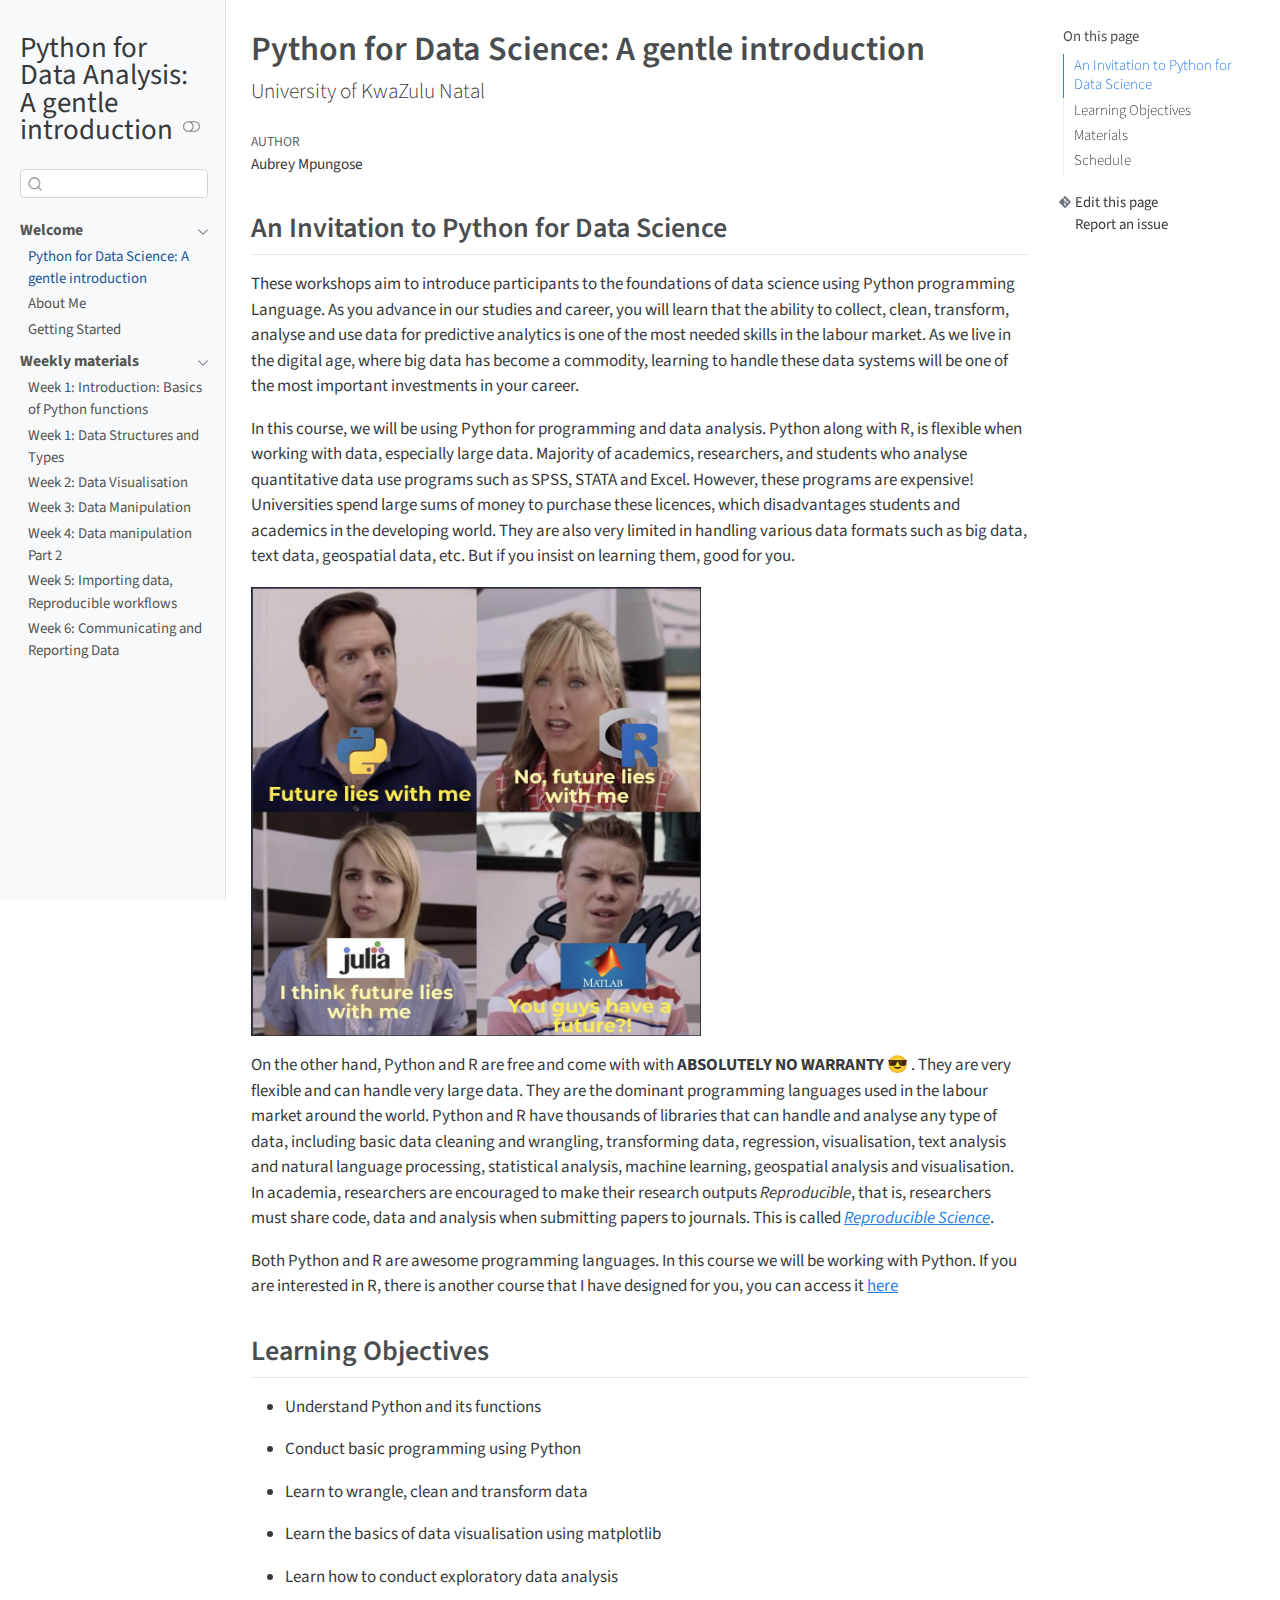
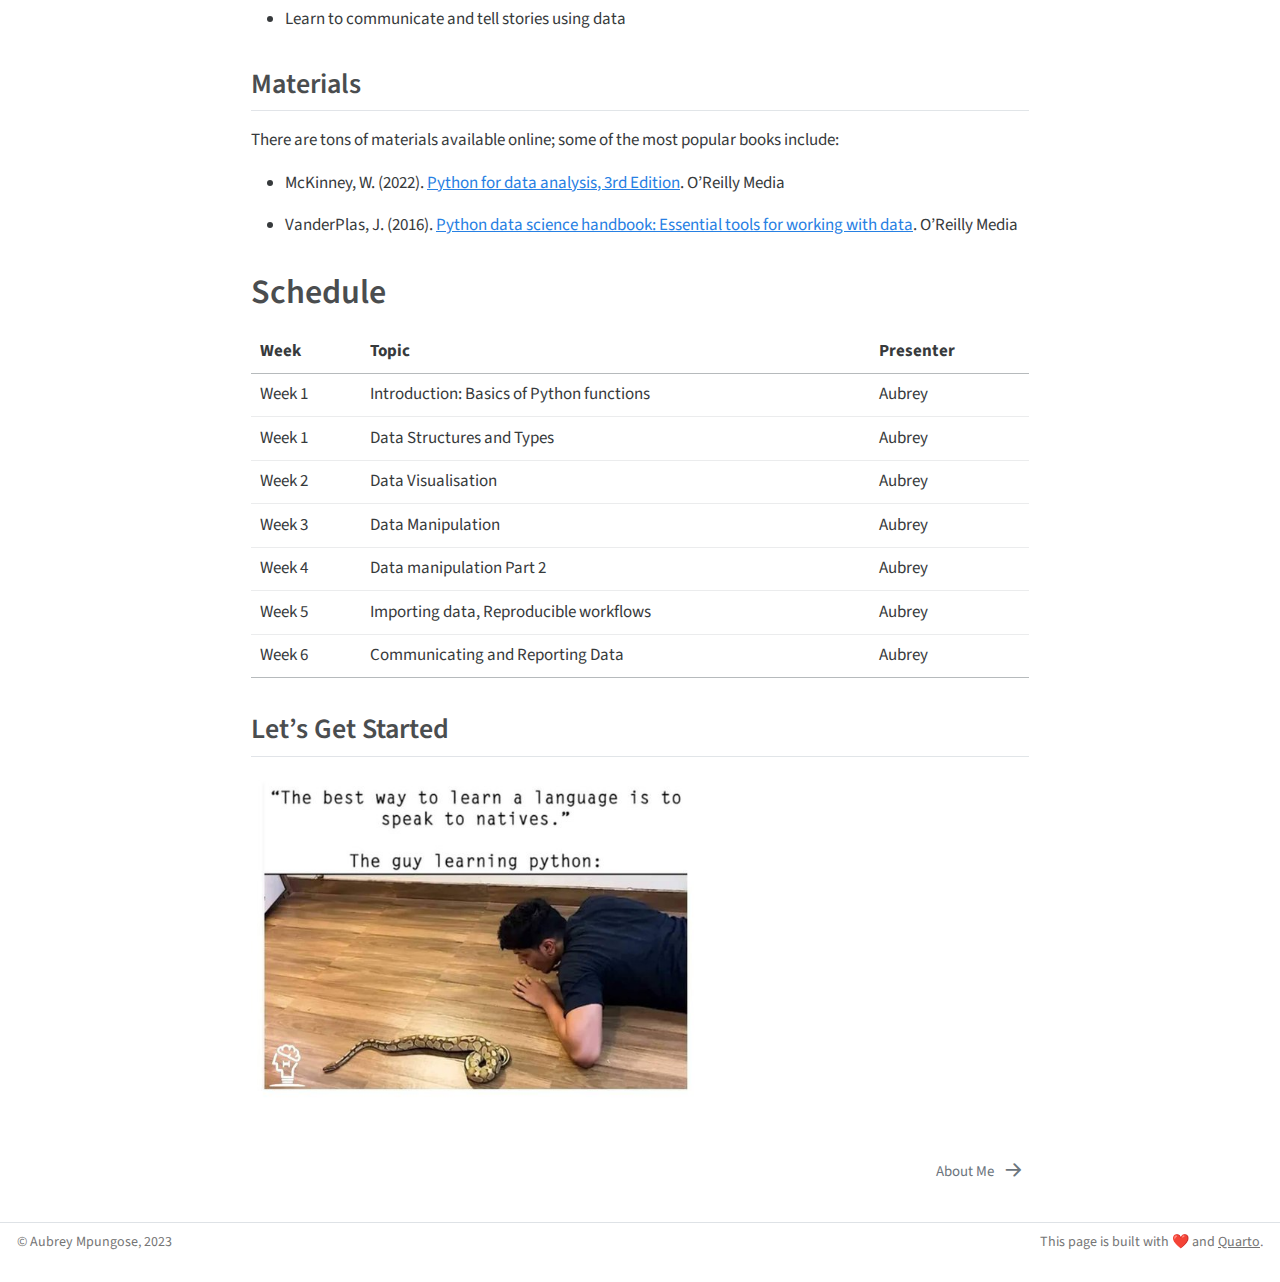
<file: docs/index.html>
<!DOCTYPE html>
<html xmlns="http://www.w3.org/1999/xhtml" lang="en" xml:lang="en"><head>

<meta charset="utf-8">
<meta name="generator" content="quarto-1.3.433">

<meta name="viewport" content="width=device-width, initial-scale=1.0, user-scalable=yes">

<meta name="author" content="Aubrey Mpungose">

<title>Python for Data Analysis: A gentle introduction - Python for Data Science: A gentle introduction</title>
<style>
code{white-space: pre-wrap;}
span.smallcaps{font-variant: small-caps;}
div.columns{display: flex; gap: min(4vw, 1.5em);}
div.column{flex: auto; overflow-x: auto;}
div.hanging-indent{margin-left: 1.5em; text-indent: -1.5em;}
ul.task-list{list-style: none;}
ul.task-list li input[type="checkbox"] {
  width: 0.8em;
  margin: 0 0.8em 0.2em -1em; /* quarto-specific, see https://github.com/quarto-dev/quarto-cli/issues/4556 */ 
  vertical-align: middle;
}
</style>


<script src="site_libs/quarto-nav/quarto-nav.js"></script>
<script src="site_libs/quarto-nav/headroom.min.js"></script>
<script src="site_libs/clipboard/clipboard.min.js"></script>
<script src="site_libs/quarto-search/autocomplete.umd.js"></script>
<script src="site_libs/quarto-search/fuse.min.js"></script>
<script src="site_libs/quarto-search/quarto-search.js"></script>
<meta name="quarto:offset" content="./">
<link href="./my-profile.html" rel="next">
<script src="site_libs/quarto-html/quarto.js"></script>
<script src="site_libs/quarto-html/popper.min.js"></script>
<script src="site_libs/quarto-html/tippy.umd.min.js"></script>
<script src="site_libs/quarto-html/anchor.min.js"></script>
<link href="site_libs/quarto-html/tippy.css" rel="stylesheet">
<link href="site_libs/quarto-html/quarto-syntax-highlighting.css" rel="stylesheet" class="quarto-color-scheme" id="quarto-text-highlighting-styles">
<link href="site_libs/quarto-html/quarto-syntax-highlighting-dark.css" rel="prefetch" class="quarto-color-scheme quarto-color-alternate" id="quarto-text-highlighting-styles">
<script src="site_libs/bootstrap/bootstrap.min.js"></script>
<link href="site_libs/bootstrap/bootstrap-icons.css" rel="stylesheet">
<link href="site_libs/bootstrap/bootstrap.min.css" rel="stylesheet" class="quarto-color-scheme" id="quarto-bootstrap" data-mode="light">
<link href="site_libs/bootstrap/bootstrap-dark.min.css" rel="prefetch" class="quarto-color-scheme quarto-color-alternate" id="quarto-bootstrap" data-mode="dark">
<script id="quarto-search-options" type="application/json">{
  "location": "sidebar",
  "copy-button": false,
  "collapse-after": 3,
  "panel-placement": "start",
  "type": "textbox",
  "limit": 20,
  "language": {
    "search-no-results-text": "No results",
    "search-matching-documents-text": "matching documents",
    "search-copy-link-title": "Copy link to search",
    "search-hide-matches-text": "Hide additional matches",
    "search-more-match-text": "more match in this document",
    "search-more-matches-text": "more matches in this document",
    "search-clear-button-title": "Clear",
    "search-detached-cancel-button-title": "Cancel",
    "search-submit-button-title": "Submit",
    "search-label": "Search"
  }
}</script>


<link rel="stylesheet" href="styles.css">
</head>

<body class="nav-sidebar docked">

<div id="quarto-search-results"></div>
  <header id="quarto-header" class="headroom fixed-top">
  <nav class="quarto-secondary-nav">
    <div class="container-fluid d-flex">
      <button type="button" class="quarto-btn-toggle btn" data-bs-toggle="collapse" data-bs-target="#quarto-sidebar,#quarto-sidebar-glass" aria-controls="quarto-sidebar" aria-expanded="false" aria-label="Toggle sidebar navigation" onclick="if (window.quartoToggleHeadroom) { window.quartoToggleHeadroom(); }">
        <i class="bi bi-layout-text-sidebar-reverse"></i>
      </button>
      <nav class="quarto-page-breadcrumbs" aria-label="breadcrumb"><ol class="breadcrumb"><li class="breadcrumb-item"><a href="./index.html"><strong>Welcome</strong></a></li><li class="breadcrumb-item"><a href="./index.html">Python for Data Science: A gentle introduction</a></li></ol></nav>
      <a class="flex-grow-1" role="button" data-bs-toggle="collapse" data-bs-target="#quarto-sidebar,#quarto-sidebar-glass" aria-controls="quarto-sidebar" aria-expanded="false" aria-label="Toggle sidebar navigation" onclick="if (window.quartoToggleHeadroom) { window.quartoToggleHeadroom(); }">      
      </a>
      <button type="button" class="btn quarto-search-button" aria-label="" onclick="window.quartoOpenSearch();">
        <i class="bi bi-search"></i>
      </button>
    </div>
  </nav>
</header>
<!-- content -->
<div id="quarto-content" class="quarto-container page-columns page-rows-contents page-layout-article">
<!-- sidebar -->
  <nav id="quarto-sidebar" class="sidebar collapse collapse-horizontal sidebar-navigation docked overflow-auto">
    <div class="pt-lg-2 mt-2 text-left sidebar-header">
    <div class="sidebar-title mb-0 py-0">
      <a href="./">Python for Data Analysis: A gentle introduction</a> 
        <div class="sidebar-tools-main">
  <a href="" class="quarto-color-scheme-toggle quarto-navigation-tool  px-1" onclick="window.quartoToggleColorScheme(); return false;" title="Toggle dark mode"><i class="bi"></i></a>
</div>
    </div>
      </div>
        <div class="mt-2 flex-shrink-0 align-items-center">
        <div class="sidebar-search">
        <div id="quarto-search" class="" title="Search"></div>
        </div>
        </div>
    <div class="sidebar-menu-container"> 
    <ul class="list-unstyled mt-1">
        <li class="sidebar-item sidebar-item-section">
      <div class="sidebar-item-container"> 
            <a class="sidebar-item-text sidebar-link text-start" data-bs-toggle="collapse" data-bs-target="#quarto-sidebar-section-1" aria-expanded="true">
 <span class="menu-text"><strong>Welcome</strong></span></a>
          <a class="sidebar-item-toggle text-start" data-bs-toggle="collapse" data-bs-target="#quarto-sidebar-section-1" aria-expanded="true" aria-label="Toggle section">
            <i class="bi bi-chevron-right ms-2"></i>
          </a> 
      </div>
      <ul id="quarto-sidebar-section-1" class="collapse list-unstyled sidebar-section depth1 show">  
          <li class="sidebar-item">
  <div class="sidebar-item-container"> 
  <a href="./index.html" class="sidebar-item-text sidebar-link active">
 <span class="menu-text">Python for Data Science: A gentle introduction</span></a>
  </div>
</li>
          <li class="sidebar-item">
  <div class="sidebar-item-container"> 
  <a href="./my-profile.html" class="sidebar-item-text sidebar-link">
 <span class="menu-text">About Me</span></a>
  </div>
</li>
          <li class="sidebar-item">
  <div class="sidebar-item-container"> 
  <a href="./getting-started.html" class="sidebar-item-text sidebar-link">
 <span class="menu-text">Getting Started</span></a>
  </div>
</li>
      </ul>
  </li>
        <li class="sidebar-item sidebar-item-section">
      <div class="sidebar-item-container"> 
            <a class="sidebar-item-text sidebar-link text-start" data-bs-toggle="collapse" data-bs-target="#quarto-sidebar-section-2" aria-expanded="true">
 <span class="menu-text"><strong>Weekly materials</strong></span></a>
          <a class="sidebar-item-toggle text-start" data-bs-toggle="collapse" data-bs-target="#quarto-sidebar-section-2" aria-expanded="true" aria-label="Toggle section">
            <i class="bi bi-chevron-right ms-2"></i>
          </a> 
      </div>
      <ul id="quarto-sidebar-section-2" class="collapse list-unstyled sidebar-section depth1 show">  
          <li class="sidebar-item">
  <div class="sidebar-item-container"> 
  <a href="./weeks/week-1a.html" class="sidebar-item-text sidebar-link">
 <span class="menu-text">Week 1: Introduction: Basics of Python functions</span></a>
  </div>
</li>
          <li class="sidebar-item">
  <div class="sidebar-item-container"> 
  <a href="./weeks/week-1b.html" class="sidebar-item-text sidebar-link">
 <span class="menu-text">Week 1: Data Structures and Types</span></a>
  </div>
</li>
          <li class="sidebar-item">
  <div class="sidebar-item-container"> 
  <a href="./weeks/week-2.html" class="sidebar-item-text sidebar-link">
 <span class="menu-text">Week 2: Data Visualisation</span></a>
  </div>
</li>
          <li class="sidebar-item">
  <div class="sidebar-item-container"> 
  <a href="./weeks/week-3.html" class="sidebar-item-text sidebar-link">
 <span class="menu-text">Week 3: Data Manipulation</span></a>
  </div>
</li>
          <li class="sidebar-item">
  <div class="sidebar-item-container"> 
  <a href="./weeks/week-4.html" class="sidebar-item-text sidebar-link">
 <span class="menu-text">Week 4: Data manipulation Part 2</span></a>
  </div>
</li>
          <li class="sidebar-item">
  <div class="sidebar-item-container"> 
  <a href="./weeks/week-5.html" class="sidebar-item-text sidebar-link">
 <span class="menu-text">Week 5: Importing data, Reproducible workflows</span></a>
  </div>
</li>
          <li class="sidebar-item">
  <div class="sidebar-item-container"> 
  <a href="./weeks/week-6.html" class="sidebar-item-text sidebar-link">
 <span class="menu-text">Week 6: Communicating and Reporting Data</span></a>
  </div>
</li>
      </ul>
  </li>
    </ul>
    </div>
</nav>
<div id="quarto-sidebar-glass" data-bs-toggle="collapse" data-bs-target="#quarto-sidebar,#quarto-sidebar-glass"></div>
<!-- margin-sidebar -->
    <div id="quarto-margin-sidebar" class="sidebar margin-sidebar">
        <nav id="TOC" role="doc-toc" class="toc-active">
    <h2 id="toc-title">On this page</h2>
   
  <ul>
  <li><a href="#an-invitation-to-python-for-data-science" id="toc-an-invitation-to-python-for-data-science" class="nav-link active" data-scroll-target="#an-invitation-to-python-for-data-science">An Invitation to Python for Data Science</a></li>
  <li><a href="#learning-objectives" id="toc-learning-objectives" class="nav-link" data-scroll-target="#learning-objectives">Learning Objectives</a></li>
  <li><a href="#materials" id="toc-materials" class="nav-link" data-scroll-target="#materials">Materials</a></li>
  <li><a href="#schedule" id="toc-schedule" class="nav-link" data-scroll-target="#schedule">Schedule</a>
  <ul class="collapse">
  <li><a href="#lets-get-started" id="toc-lets-get-started" class="nav-link" data-scroll-target="#lets-get-started">Let’s Get Started</a></li>
  </ul></li>
  </ul>
<div class="toc-actions"><div><i class="bi bi-git"></i></div><div class="action-links"><p><a href="https://aubreympungose.github.io/python_course/edit/main/index.qmd" class="toc-action">Edit this page</a></p><p><a href="https://aubreympungose.github.io/python_course/issues/new" class="toc-action">Report an issue</a></p></div></div></nav>
    </div>
<!-- main -->
<main class="content" id="quarto-document-content">

<header id="title-block-header" class="quarto-title-block default">
<div class="quarto-title">
<h1 class="title">Python for Data Science: A gentle introduction</h1>
<p class="subtitle lead">University of KwaZulu Natal</p>
</div>



<div class="quarto-title-meta">

    <div>
    <div class="quarto-title-meta-heading">Author</div>
    <div class="quarto-title-meta-contents">
             <p>Aubrey Mpungose </p>
          </div>
  </div>
    
  
    
  </div>
  

</header>

<section id="an-invitation-to-python-for-data-science" class="level2">
<h2 class="anchored" data-anchor-id="an-invitation-to-python-for-data-science">An Invitation to Python for Data Science</h2>
<p>These workshops aim to introduce participants to the foundations of data science using Python programming Language. As you advance in our studies and career, you will learn that the ability to collect, clean, transform, analyse and use data for predictive analytics is one of the most needed skills in the labour market. As we live in the digital age, where big data has become a commodity, learning to handle these data systems will be one of the most important investments in your career.</p>
<p>In this course, we will be using Python for programming and data analysis. Python along with R, is flexible when working with data, especially large data. Majority of academics, researchers, and students who analyse quantitative data use programs such as SPSS, STATA and Excel. However, these programs are expensive! Universities spend large sums of money to purchase these licences, which disadvantages students and academics in the developing world. They are also very limited in handling various data formats such as big data, text data, geospatial data, etc. But if you insist on learning them, good for you.</p>
<p><img src="images/future.png" class="img-fluid" width="450"></p>
<p>On the other hand, Python and R are free and come with with <strong>ABSOLUTELY NO WARRANTY</strong> 😎 . They are very flexible and can handle very large data. They are the dominant programming languages used in the labour market around the world. Python and R have thousands of libraries that can handle and analyse any type of data, including basic data cleaning and wrangling, transforming data, regression, visualisation, text analysis and natural language processing, statistical analysis, machine learning, geospatial analysis and visualisation. In academia, researchers are encouraged to make their research outputs <em>Reproducible</em>, that is, researchers must share code, data and analysis when submitting papers to journals. This is called <a href="https://www.nature.com/articles/s41562-016-0021"><em>Reproducible Science</em></a>.</p>
<p>Both Python and R are awesome programming languages. In this course we will be working with Python. If you are interested in R, there is another course that I have designed for you, you can access it <a href="https://aubreympungose.github.io/data-science-course/">here</a></p>
</section>
<section id="learning-objectives" class="level2">
<h2 class="anchored" data-anchor-id="learning-objectives">Learning Objectives</h2>
<ul>
<li><p>Understand Python and its functions</p></li>
<li><p>Conduct basic programming using Python</p></li>
<li><p>Learn to wrangle, clean and transform data</p></li>
<li><p>Learn the basics of data visualisation using matplotlib</p></li>
<li><p>Learn how to conduct exploratory data analysis</p></li>
<li><p>Learn to communicate and tell stories using data</p></li>
</ul>
</section>
<section id="materials" class="level2">
<h2 class="anchored" data-anchor-id="materials">Materials</h2>
<p>There are tons of materials available online; some of the most popular books include:</p>
<ul>
<li><p>McKinney, W. (2022). <a href="https://wesmckinney.com/book/">Python for data analysis, 3rd Edition</a>. O’Reilly Media</p></li>
<li><p>VanderPlas, J. (2016). <a href="https://jakevdp.github.io/PythonDataScienceHandbook/">Python data science handbook: Essential tools for working with data</a>. O’Reilly Media</p></li>
</ul>
</section>
<section id="schedule" class="level1">
<h1>Schedule</h1>
<table class="table">
<thead>
<tr class="header">
<th>Week</th>
<th>Topic</th>
<th>Presenter</th>
</tr>
</thead>
<tbody>
<tr class="odd">
<td>Week 1</td>
<td>Introduction: Basics of Python functions</td>
<td>Aubrey</td>
</tr>
<tr class="even">
<td>Week 1</td>
<td>Data Structures and Types</td>
<td>Aubrey</td>
</tr>
<tr class="odd">
<td>Week 2</td>
<td>Data Visualisation</td>
<td>Aubrey</td>
</tr>
<tr class="even">
<td>Week 3</td>
<td>Data Manipulation</td>
<td>Aubrey</td>
</tr>
<tr class="odd">
<td>Week 4</td>
<td>Data manipulation Part 2</td>
<td>Aubrey</td>
</tr>
<tr class="even">
<td>Week 5</td>
<td>Importing data, Reproducible workflows</td>
<td>Aubrey</td>
</tr>
<tr class="odd">
<td>Week 6</td>
<td>Communicating and Reporting Data</td>
<td>Aubrey</td>
</tr>
</tbody>
</table>
<section id="lets-get-started" class="level2">
<h2 class="anchored" data-anchor-id="lets-get-started">Let’s Get Started</h2>
<p><img src="images/python_meme.jpg" class="img-fluid" width="450"></p>


</section>
</section>

</main> <!-- /main -->
<script id="quarto-html-after-body" type="application/javascript">
window.document.addEventListener("DOMContentLoaded", function (event) {
  const toggleBodyColorMode = (bsSheetEl) => {
    const mode = bsSheetEl.getAttribute("data-mode");
    const bodyEl = window.document.querySelector("body");
    if (mode === "dark") {
      bodyEl.classList.add("quarto-dark");
      bodyEl.classList.remove("quarto-light");
    } else {
      bodyEl.classList.add("quarto-light");
      bodyEl.classList.remove("quarto-dark");
    }
  }
  const toggleBodyColorPrimary = () => {
    const bsSheetEl = window.document.querySelector("link#quarto-bootstrap");
    if (bsSheetEl) {
      toggleBodyColorMode(bsSheetEl);
    }
  }
  toggleBodyColorPrimary();  
  const disableStylesheet = (stylesheets) => {
    for (let i=0; i < stylesheets.length; i++) {
      const stylesheet = stylesheets[i];
      stylesheet.rel = 'prefetch';
    }
  }
  const enableStylesheet = (stylesheets) => {
    for (let i=0; i < stylesheets.length; i++) {
      const stylesheet = stylesheets[i];
      stylesheet.rel = 'stylesheet';
    }
  }
  const manageTransitions = (selector, allowTransitions) => {
    const els = window.document.querySelectorAll(selector);
    for (let i=0; i < els.length; i++) {
      const el = els[i];
      if (allowTransitions) {
        el.classList.remove('notransition');
      } else {
        el.classList.add('notransition');
      }
    }
  }
  const toggleColorMode = (alternate) => {
    // Switch the stylesheets
    const alternateStylesheets = window.document.querySelectorAll('link.quarto-color-scheme.quarto-color-alternate');
    manageTransitions('#quarto-margin-sidebar .nav-link', false);
    if (alternate) {
      enableStylesheet(alternateStylesheets);
      for (const sheetNode of alternateStylesheets) {
        if (sheetNode.id === "quarto-bootstrap") {
          toggleBodyColorMode(sheetNode);
        }
      }
    } else {
      disableStylesheet(alternateStylesheets);
      toggleBodyColorPrimary();
    }
    manageTransitions('#quarto-margin-sidebar .nav-link', true);
    // Switch the toggles
    const toggles = window.document.querySelectorAll('.quarto-color-scheme-toggle');
    for (let i=0; i < toggles.length; i++) {
      const toggle = toggles[i];
      if (toggle) {
        if (alternate) {
          toggle.classList.add("alternate");     
        } else {
          toggle.classList.remove("alternate");
        }
      }
    }
    // Hack to workaround the fact that safari doesn't
    // properly recolor the scrollbar when toggling (#1455)
    if (navigator.userAgent.indexOf('Safari') > 0 && navigator.userAgent.indexOf('Chrome') == -1) {
      manageTransitions("body", false);
      window.scrollTo(0, 1);
      setTimeout(() => {
        window.scrollTo(0, 0);
        manageTransitions("body", true);
      }, 40);  
    }
  }
  const isFileUrl = () => { 
    return window.location.protocol === 'file:';
  }
  const hasAlternateSentinel = () => {  
    let styleSentinel = getColorSchemeSentinel();
    if (styleSentinel !== null) {
      return styleSentinel === "alternate";
    } else {
      return false;
    }
  }
  const setStyleSentinel = (alternate) => {
    const value = alternate ? "alternate" : "default";
    if (!isFileUrl()) {
      window.localStorage.setItem("quarto-color-scheme", value);
    } else {
      localAlternateSentinel = value;
    }
  }
  const getColorSchemeSentinel = () => {
    if (!isFileUrl()) {
      const storageValue = window.localStorage.getItem("quarto-color-scheme");
      return storageValue != null ? storageValue : localAlternateSentinel;
    } else {
      return localAlternateSentinel;
    }
  }
  let localAlternateSentinel = 'default';
  // Dark / light mode switch
  window.quartoToggleColorScheme = () => {
    // Read the current dark / light value 
    let toAlternate = !hasAlternateSentinel();
    toggleColorMode(toAlternate);
    setStyleSentinel(toAlternate);
  };
  // Ensure there is a toggle, if there isn't float one in the top right
  if (window.document.querySelector('.quarto-color-scheme-toggle') === null) {
    const a = window.document.createElement('a');
    a.classList.add('top-right');
    a.classList.add('quarto-color-scheme-toggle');
    a.href = "";
    a.onclick = function() { try { window.quartoToggleColorScheme(); } catch {} return false; };
    const i = window.document.createElement("i");
    i.classList.add('bi');
    a.appendChild(i);
    window.document.body.appendChild(a);
  }
  // Switch to dark mode if need be
  if (hasAlternateSentinel()) {
    toggleColorMode(true);
  } else {
    toggleColorMode(false);
  }
  const icon = "";
  const anchorJS = new window.AnchorJS();
  anchorJS.options = {
    placement: 'right',
    icon: icon
  };
  anchorJS.add('.anchored');
  const isCodeAnnotation = (el) => {
    for (const clz of el.classList) {
      if (clz.startsWith('code-annotation-')) {                     
        return true;
      }
    }
    return false;
  }
  const clipboard = new window.ClipboardJS('.code-copy-button', {
    text: function(trigger) {
      const codeEl = trigger.previousElementSibling.cloneNode(true);
      for (const childEl of codeEl.children) {
        if (isCodeAnnotation(childEl)) {
          childEl.remove();
        }
      }
      return codeEl.innerText;
    }
  });
  clipboard.on('success', function(e) {
    // button target
    const button = e.trigger;
    // don't keep focus
    button.blur();
    // flash "checked"
    button.classList.add('code-copy-button-checked');
    var currentTitle = button.getAttribute("title");
    button.setAttribute("title", "Copied!");
    let tooltip;
    if (window.bootstrap) {
      button.setAttribute("data-bs-toggle", "tooltip");
      button.setAttribute("data-bs-placement", "left");
      button.setAttribute("data-bs-title", "Copied!");
      tooltip = new bootstrap.Tooltip(button, 
        { trigger: "manual", 
          customClass: "code-copy-button-tooltip",
          offset: [0, -8]});
      tooltip.show();    
    }
    setTimeout(function() {
      if (tooltip) {
        tooltip.hide();
        button.removeAttribute("data-bs-title");
        button.removeAttribute("data-bs-toggle");
        button.removeAttribute("data-bs-placement");
      }
      button.setAttribute("title", currentTitle);
      button.classList.remove('code-copy-button-checked');
    }, 1000);
    // clear code selection
    e.clearSelection();
  });
  function tippyHover(el, contentFn) {
    const config = {
      allowHTML: true,
      content: contentFn,
      maxWidth: 500,
      delay: 100,
      arrow: false,
      appendTo: function(el) {
          return el.parentElement;
      },
      interactive: true,
      interactiveBorder: 10,
      theme: 'quarto',
      placement: 'bottom-start'
    };
    window.tippy(el, config); 
  }
  const noterefs = window.document.querySelectorAll('a[role="doc-noteref"]');
  for (var i=0; i<noterefs.length; i++) {
    const ref = noterefs[i];
    tippyHover(ref, function() {
      // use id or data attribute instead here
      let href = ref.getAttribute('data-footnote-href') || ref.getAttribute('href');
      try { href = new URL(href).hash; } catch {}
      const id = href.replace(/^#\/?/, "");
      const note = window.document.getElementById(id);
      return note.innerHTML;
    });
  }
      let selectedAnnoteEl;
      const selectorForAnnotation = ( cell, annotation) => {
        let cellAttr = 'data-code-cell="' + cell + '"';
        let lineAttr = 'data-code-annotation="' +  annotation + '"';
        const selector = 'span[' + cellAttr + '][' + lineAttr + ']';
        return selector;
      }
      const selectCodeLines = (annoteEl) => {
        const doc = window.document;
        const targetCell = annoteEl.getAttribute("data-target-cell");
        const targetAnnotation = annoteEl.getAttribute("data-target-annotation");
        const annoteSpan = window.document.querySelector(selectorForAnnotation(targetCell, targetAnnotation));
        const lines = annoteSpan.getAttribute("data-code-lines").split(",");
        const lineIds = lines.map((line) => {
          return targetCell + "-" + line;
        })
        let top = null;
        let height = null;
        let parent = null;
        if (lineIds.length > 0) {
            //compute the position of the single el (top and bottom and make a div)
            const el = window.document.getElementById(lineIds[0]);
            top = el.offsetTop;
            height = el.offsetHeight;
            parent = el.parentElement.parentElement;
          if (lineIds.length > 1) {
            const lastEl = window.document.getElementById(lineIds[lineIds.length - 1]);
            const bottom = lastEl.offsetTop + lastEl.offsetHeight;
            height = bottom - top;
          }
          if (top !== null && height !== null && parent !== null) {
            // cook up a div (if necessary) and position it 
            let div = window.document.getElementById("code-annotation-line-highlight");
            if (div === null) {
              div = window.document.createElement("div");
              div.setAttribute("id", "code-annotation-line-highlight");
              div.style.position = 'absolute';
              parent.appendChild(div);
            }
            div.style.top = top - 2 + "px";
            div.style.height = height + 4 + "px";
            let gutterDiv = window.document.getElementById("code-annotation-line-highlight-gutter");
            if (gutterDiv === null) {
              gutterDiv = window.document.createElement("div");
              gutterDiv.setAttribute("id", "code-annotation-line-highlight-gutter");
              gutterDiv.style.position = 'absolute';
              const codeCell = window.document.getElementById(targetCell);
              const gutter = codeCell.querySelector('.code-annotation-gutter');
              gutter.appendChild(gutterDiv);
            }
            gutterDiv.style.top = top - 2 + "px";
            gutterDiv.style.height = height + 4 + "px";
          }
          selectedAnnoteEl = annoteEl;
        }
      };
      const unselectCodeLines = () => {
        const elementsIds = ["code-annotation-line-highlight", "code-annotation-line-highlight-gutter"];
        elementsIds.forEach((elId) => {
          const div = window.document.getElementById(elId);
          if (div) {
            div.remove();
          }
        });
        selectedAnnoteEl = undefined;
      };
      // Attach click handler to the DT
      const annoteDls = window.document.querySelectorAll('dt[data-target-cell]');
      for (const annoteDlNode of annoteDls) {
        annoteDlNode.addEventListener('click', (event) => {
          const clickedEl = event.target;
          if (clickedEl !== selectedAnnoteEl) {
            unselectCodeLines();
            const activeEl = window.document.querySelector('dt[data-target-cell].code-annotation-active');
            if (activeEl) {
              activeEl.classList.remove('code-annotation-active');
            }
            selectCodeLines(clickedEl);
            clickedEl.classList.add('code-annotation-active');
          } else {
            // Unselect the line
            unselectCodeLines();
            clickedEl.classList.remove('code-annotation-active');
          }
        });
      }
  const findCites = (el) => {
    const parentEl = el.parentElement;
    if (parentEl) {
      const cites = parentEl.dataset.cites;
      if (cites) {
        return {
          el,
          cites: cites.split(' ')
        };
      } else {
        return findCites(el.parentElement)
      }
    } else {
      return undefined;
    }
  };
  var bibliorefs = window.document.querySelectorAll('a[role="doc-biblioref"]');
  for (var i=0; i<bibliorefs.length; i++) {
    const ref = bibliorefs[i];
    const citeInfo = findCites(ref);
    if (citeInfo) {
      tippyHover(citeInfo.el, function() {
        var popup = window.document.createElement('div');
        citeInfo.cites.forEach(function(cite) {
          var citeDiv = window.document.createElement('div');
          citeDiv.classList.add('hanging-indent');
          citeDiv.classList.add('csl-entry');
          var biblioDiv = window.document.getElementById('ref-' + cite);
          if (biblioDiv) {
            citeDiv.innerHTML = biblioDiv.innerHTML;
          }
          popup.appendChild(citeDiv);
        });
        return popup.innerHTML;
      });
    }
  }
});
</script>
<nav class="page-navigation">
  <div class="nav-page nav-page-previous">
  </div>
  <div class="nav-page nav-page-next">
      <a href="./my-profile.html" class="pagination-link">
        <span class="nav-page-text">About Me</span> <i class="bi bi-arrow-right-short"></i>
      </a>
  </div>
</nav>
</div> <!-- /content -->
<footer class="footer">
  <div class="nav-footer">
    <div class="nav-footer-left">© Aubrey Mpungose, 2023</div>   
    <div class="nav-footer-center">
      &nbsp;
    </div>
    <div class="nav-footer-right">This page is built with ❤️ and <a href="https://quarto.org/">Quarto</a>.</div>
  </div>
</footer>



</body></html>
</file>
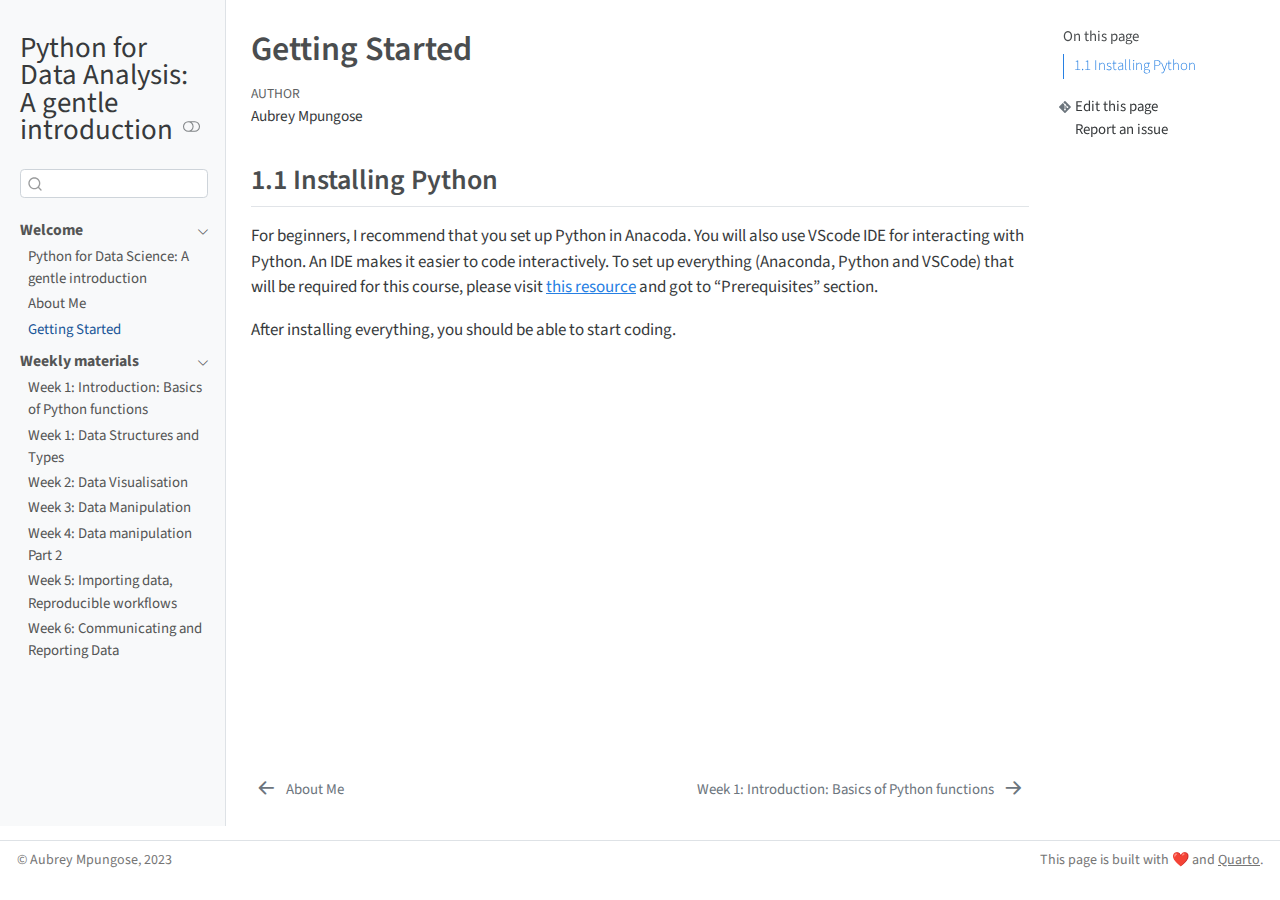
<file: docs/getting-started.html>
<!DOCTYPE html>
<html xmlns="http://www.w3.org/1999/xhtml" lang="en" xml:lang="en"><head>

<meta charset="utf-8">
<meta name="generator" content="quarto-1.3.433">

<meta name="viewport" content="width=device-width, initial-scale=1.0, user-scalable=yes">

<meta name="author" content="Aubrey Mpungose">

<title>Python for Data Analysis: A gentle introduction - Getting Started</title>
<style>
code{white-space: pre-wrap;}
span.smallcaps{font-variant: small-caps;}
div.columns{display: flex; gap: min(4vw, 1.5em);}
div.column{flex: auto; overflow-x: auto;}
div.hanging-indent{margin-left: 1.5em; text-indent: -1.5em;}
ul.task-list{list-style: none;}
ul.task-list li input[type="checkbox"] {
  width: 0.8em;
  margin: 0 0.8em 0.2em -1em; /* quarto-specific, see https://github.com/quarto-dev/quarto-cli/issues/4556 */ 
  vertical-align: middle;
}
</style>


<script src="site_libs/quarto-nav/quarto-nav.js"></script>
<script src="site_libs/quarto-nav/headroom.min.js"></script>
<script src="site_libs/clipboard/clipboard.min.js"></script>
<script src="site_libs/quarto-search/autocomplete.umd.js"></script>
<script src="site_libs/quarto-search/fuse.min.js"></script>
<script src="site_libs/quarto-search/quarto-search.js"></script>
<meta name="quarto:offset" content="./">
<link href="./weeks/week-1a.html" rel="next">
<link href="./my-profile.html" rel="prev">
<script src="site_libs/quarto-html/quarto.js"></script>
<script src="site_libs/quarto-html/popper.min.js"></script>
<script src="site_libs/quarto-html/tippy.umd.min.js"></script>
<script src="site_libs/quarto-html/anchor.min.js"></script>
<link href="site_libs/quarto-html/tippy.css" rel="stylesheet">
<link href="site_libs/quarto-html/quarto-syntax-highlighting.css" rel="stylesheet" class="quarto-color-scheme" id="quarto-text-highlighting-styles">
<link href="site_libs/quarto-html/quarto-syntax-highlighting-dark.css" rel="prefetch" class="quarto-color-scheme quarto-color-alternate" id="quarto-text-highlighting-styles">
<script src="site_libs/bootstrap/bootstrap.min.js"></script>
<link href="site_libs/bootstrap/bootstrap-icons.css" rel="stylesheet">
<link href="site_libs/bootstrap/bootstrap.min.css" rel="stylesheet" class="quarto-color-scheme" id="quarto-bootstrap" data-mode="light">
<link href="site_libs/bootstrap/bootstrap-dark.min.css" rel="prefetch" class="quarto-color-scheme quarto-color-alternate" id="quarto-bootstrap" data-mode="dark">
<script id="quarto-search-options" type="application/json">{
  "location": "sidebar",
  "copy-button": false,
  "collapse-after": 3,
  "panel-placement": "start",
  "type": "textbox",
  "limit": 20,
  "language": {
    "search-no-results-text": "No results",
    "search-matching-documents-text": "matching documents",
    "search-copy-link-title": "Copy link to search",
    "search-hide-matches-text": "Hide additional matches",
    "search-more-match-text": "more match in this document",
    "search-more-matches-text": "more matches in this document",
    "search-clear-button-title": "Clear",
    "search-detached-cancel-button-title": "Cancel",
    "search-submit-button-title": "Submit",
    "search-label": "Search"
  }
}</script>


<link rel="stylesheet" href="styles.css">
</head>

<body class="nav-sidebar docked">

<div id="quarto-search-results"></div>
  <header id="quarto-header" class="headroom fixed-top">
  <nav class="quarto-secondary-nav">
    <div class="container-fluid d-flex">
      <button type="button" class="quarto-btn-toggle btn" data-bs-toggle="collapse" data-bs-target="#quarto-sidebar,#quarto-sidebar-glass" aria-controls="quarto-sidebar" aria-expanded="false" aria-label="Toggle sidebar navigation" onclick="if (window.quartoToggleHeadroom) { window.quartoToggleHeadroom(); }">
        <i class="bi bi-layout-text-sidebar-reverse"></i>
      </button>
      <nav class="quarto-page-breadcrumbs" aria-label="breadcrumb"><ol class="breadcrumb"><li class="breadcrumb-item"><a href="./index.html"><strong>Welcome</strong></a></li><li class="breadcrumb-item"><a href="./getting-started.html">Getting Started</a></li></ol></nav>
      <a class="flex-grow-1" role="button" data-bs-toggle="collapse" data-bs-target="#quarto-sidebar,#quarto-sidebar-glass" aria-controls="quarto-sidebar" aria-expanded="false" aria-label="Toggle sidebar navigation" onclick="if (window.quartoToggleHeadroom) { window.quartoToggleHeadroom(); }">      
      </a>
      <button type="button" class="btn quarto-search-button" aria-label="" onclick="window.quartoOpenSearch();">
        <i class="bi bi-search"></i>
      </button>
    </div>
  </nav>
</header>
<!-- content -->
<div id="quarto-content" class="quarto-container page-columns page-rows-contents page-layout-article">
<!-- sidebar -->
  <nav id="quarto-sidebar" class="sidebar collapse collapse-horizontal sidebar-navigation docked overflow-auto">
    <div class="pt-lg-2 mt-2 text-left sidebar-header">
    <div class="sidebar-title mb-0 py-0">
      <a href="./">Python for Data Analysis: A gentle introduction</a> 
        <div class="sidebar-tools-main">
  <a href="" class="quarto-color-scheme-toggle quarto-navigation-tool  px-1" onclick="window.quartoToggleColorScheme(); return false;" title="Toggle dark mode"><i class="bi"></i></a>
</div>
    </div>
      </div>
        <div class="mt-2 flex-shrink-0 align-items-center">
        <div class="sidebar-search">
        <div id="quarto-search" class="" title="Search"></div>
        </div>
        </div>
    <div class="sidebar-menu-container"> 
    <ul class="list-unstyled mt-1">
        <li class="sidebar-item sidebar-item-section">
      <div class="sidebar-item-container"> 
            <a class="sidebar-item-text sidebar-link text-start" data-bs-toggle="collapse" data-bs-target="#quarto-sidebar-section-1" aria-expanded="true">
 <span class="menu-text"><strong>Welcome</strong></span></a>
          <a class="sidebar-item-toggle text-start" data-bs-toggle="collapse" data-bs-target="#quarto-sidebar-section-1" aria-expanded="true" aria-label="Toggle section">
            <i class="bi bi-chevron-right ms-2"></i>
          </a> 
      </div>
      <ul id="quarto-sidebar-section-1" class="collapse list-unstyled sidebar-section depth1 show">  
          <li class="sidebar-item">
  <div class="sidebar-item-container"> 
  <a href="./index.html" class="sidebar-item-text sidebar-link">
 <span class="menu-text">Python for Data Science: A gentle introduction</span></a>
  </div>
</li>
          <li class="sidebar-item">
  <div class="sidebar-item-container"> 
  <a href="./my-profile.html" class="sidebar-item-text sidebar-link">
 <span class="menu-text">About Me</span></a>
  </div>
</li>
          <li class="sidebar-item">
  <div class="sidebar-item-container"> 
  <a href="./getting-started.html" class="sidebar-item-text sidebar-link active">
 <span class="menu-text">Getting Started</span></a>
  </div>
</li>
      </ul>
  </li>
        <li class="sidebar-item sidebar-item-section">
      <div class="sidebar-item-container"> 
            <a class="sidebar-item-text sidebar-link text-start" data-bs-toggle="collapse" data-bs-target="#quarto-sidebar-section-2" aria-expanded="true">
 <span class="menu-text"><strong>Weekly materials</strong></span></a>
          <a class="sidebar-item-toggle text-start" data-bs-toggle="collapse" data-bs-target="#quarto-sidebar-section-2" aria-expanded="true" aria-label="Toggle section">
            <i class="bi bi-chevron-right ms-2"></i>
          </a> 
      </div>
      <ul id="quarto-sidebar-section-2" class="collapse list-unstyled sidebar-section depth1 show">  
          <li class="sidebar-item">
  <div class="sidebar-item-container"> 
  <a href="./weeks/week-1a.html" class="sidebar-item-text sidebar-link">
 <span class="menu-text">Week 1: Introduction: Basics of Python functions</span></a>
  </div>
</li>
          <li class="sidebar-item">
  <div class="sidebar-item-container"> 
  <a href="./weeks/week-1b.html" class="sidebar-item-text sidebar-link">
 <span class="menu-text">Week 1: Data Structures and Types</span></a>
  </div>
</li>
          <li class="sidebar-item">
  <div class="sidebar-item-container"> 
  <a href="./weeks/week-2.html" class="sidebar-item-text sidebar-link">
 <span class="menu-text">Week 2: Data Visualisation</span></a>
  </div>
</li>
          <li class="sidebar-item">
  <div class="sidebar-item-container"> 
  <a href="./weeks/week-3.html" class="sidebar-item-text sidebar-link">
 <span class="menu-text">Week 3: Data Manipulation</span></a>
  </div>
</li>
          <li class="sidebar-item">
  <div class="sidebar-item-container"> 
  <a href="./weeks/week-4.html" class="sidebar-item-text sidebar-link">
 <span class="menu-text">Week 4: Data manipulation Part 2</span></a>
  </div>
</li>
          <li class="sidebar-item">
  <div class="sidebar-item-container"> 
  <a href="./weeks/week-5.html" class="sidebar-item-text sidebar-link">
 <span class="menu-text">Week 5: Importing data, Reproducible workflows</span></a>
  </div>
</li>
          <li class="sidebar-item">
  <div class="sidebar-item-container"> 
  <a href="./weeks/week-6.html" class="sidebar-item-text sidebar-link">
 <span class="menu-text">Week 6: Communicating and Reporting Data</span></a>
  </div>
</li>
      </ul>
  </li>
    </ul>
    </div>
</nav>
<div id="quarto-sidebar-glass" data-bs-toggle="collapse" data-bs-target="#quarto-sidebar,#quarto-sidebar-glass"></div>
<!-- margin-sidebar -->
    <div id="quarto-margin-sidebar" class="sidebar margin-sidebar">
        <nav id="TOC" role="doc-toc" class="toc-active">
    <h2 id="toc-title">On this page</h2>
   
  <ul>
  <li><a href="#installing-python" id="toc-installing-python" class="nav-link active" data-scroll-target="#installing-python">1.1 Installing Python</a></li>
  </ul>
<div class="toc-actions"><div><i class="bi bi-git"></i></div><div class="action-links"><p><a href="https://aubreympungose.github.io/python_course/edit/main/getting-started.qmd" class="toc-action">Edit this page</a></p><p><a href="https://aubreympungose.github.io/python_course/issues/new" class="toc-action">Report an issue</a></p></div></div></nav>
    </div>
<!-- main -->
<main class="content" id="quarto-document-content">

<header id="title-block-header" class="quarto-title-block default">
<div class="quarto-title">
<h1 class="title">Getting Started</h1>
</div>



<div class="quarto-title-meta">

    <div>
    <div class="quarto-title-meta-heading">Author</div>
    <div class="quarto-title-meta-contents">
             <p>Aubrey Mpungose </p>
          </div>
  </div>
    
  
    
  </div>
  

</header>

<section id="installing-python" class="level2">
<h2 class="anchored" data-anchor-id="installing-python">1.1 Installing Python</h2>
<p>For beginners, I recommend that you set up Python in Anacoda. You will also use VScode IDE for interacting with Python. An IDE makes it easier to code interactively. To set up everything (Anaconda, Python and VSCode) that will be required for this course, please visit <a href="https://aeturrell.github.io/python4DS/introduction.html">this resource</a> and got to “Prerequisites” section.</p>
<p>After installing everything, you should be able to start coding.</p>


</section>

</main> <!-- /main -->
<script id="quarto-html-after-body" type="application/javascript">
window.document.addEventListener("DOMContentLoaded", function (event) {
  const toggleBodyColorMode = (bsSheetEl) => {
    const mode = bsSheetEl.getAttribute("data-mode");
    const bodyEl = window.document.querySelector("body");
    if (mode === "dark") {
      bodyEl.classList.add("quarto-dark");
      bodyEl.classList.remove("quarto-light");
    } else {
      bodyEl.classList.add("quarto-light");
      bodyEl.classList.remove("quarto-dark");
    }
  }
  const toggleBodyColorPrimary = () => {
    const bsSheetEl = window.document.querySelector("link#quarto-bootstrap");
    if (bsSheetEl) {
      toggleBodyColorMode(bsSheetEl);
    }
  }
  toggleBodyColorPrimary();  
  const disableStylesheet = (stylesheets) => {
    for (let i=0; i < stylesheets.length; i++) {
      const stylesheet = stylesheets[i];
      stylesheet.rel = 'prefetch';
    }
  }
  const enableStylesheet = (stylesheets) => {
    for (let i=0; i < stylesheets.length; i++) {
      const stylesheet = stylesheets[i];
      stylesheet.rel = 'stylesheet';
    }
  }
  const manageTransitions = (selector, allowTransitions) => {
    const els = window.document.querySelectorAll(selector);
    for (let i=0; i < els.length; i++) {
      const el = els[i];
      if (allowTransitions) {
        el.classList.remove('notransition');
      } else {
        el.classList.add('notransition');
      }
    }
  }
  const toggleColorMode = (alternate) => {
    // Switch the stylesheets
    const alternateStylesheets = window.document.querySelectorAll('link.quarto-color-scheme.quarto-color-alternate');
    manageTransitions('#quarto-margin-sidebar .nav-link', false);
    if (alternate) {
      enableStylesheet(alternateStylesheets);
      for (const sheetNode of alternateStylesheets) {
        if (sheetNode.id === "quarto-bootstrap") {
          toggleBodyColorMode(sheetNode);
        }
      }
    } else {
      disableStylesheet(alternateStylesheets);
      toggleBodyColorPrimary();
    }
    manageTransitions('#quarto-margin-sidebar .nav-link', true);
    // Switch the toggles
    const toggles = window.document.querySelectorAll('.quarto-color-scheme-toggle');
    for (let i=0; i < toggles.length; i++) {
      const toggle = toggles[i];
      if (toggle) {
        if (alternate) {
          toggle.classList.add("alternate");     
        } else {
          toggle.classList.remove("alternate");
        }
      }
    }
    // Hack to workaround the fact that safari doesn't
    // properly recolor the scrollbar when toggling (#1455)
    if (navigator.userAgent.indexOf('Safari') > 0 && navigator.userAgent.indexOf('Chrome') == -1) {
      manageTransitions("body", false);
      window.scrollTo(0, 1);
      setTimeout(() => {
        window.scrollTo(0, 0);
        manageTransitions("body", true);
      }, 40);  
    }
  }
  const isFileUrl = () => { 
    return window.location.protocol === 'file:';
  }
  const hasAlternateSentinel = () => {  
    let styleSentinel = getColorSchemeSentinel();
    if (styleSentinel !== null) {
      return styleSentinel === "alternate";
    } else {
      return false;
    }
  }
  const setStyleSentinel = (alternate) => {
    const value = alternate ? "alternate" : "default";
    if (!isFileUrl()) {
      window.localStorage.setItem("quarto-color-scheme", value);
    } else {
      localAlternateSentinel = value;
    }
  }
  const getColorSchemeSentinel = () => {
    if (!isFileUrl()) {
      const storageValue = window.localStorage.getItem("quarto-color-scheme");
      return storageValue != null ? storageValue : localAlternateSentinel;
    } else {
      return localAlternateSentinel;
    }
  }
  let localAlternateSentinel = 'default';
  // Dark / light mode switch
  window.quartoToggleColorScheme = () => {
    // Read the current dark / light value 
    let toAlternate = !hasAlternateSentinel();
    toggleColorMode(toAlternate);
    setStyleSentinel(toAlternate);
  };
  // Ensure there is a toggle, if there isn't float one in the top right
  if (window.document.querySelector('.quarto-color-scheme-toggle') === null) {
    const a = window.document.createElement('a');
    a.classList.add('top-right');
    a.classList.add('quarto-color-scheme-toggle');
    a.href = "";
    a.onclick = function() { try { window.quartoToggleColorScheme(); } catch {} return false; };
    const i = window.document.createElement("i");
    i.classList.add('bi');
    a.appendChild(i);
    window.document.body.appendChild(a);
  }
  // Switch to dark mode if need be
  if (hasAlternateSentinel()) {
    toggleColorMode(true);
  } else {
    toggleColorMode(false);
  }
  const icon = "";
  const anchorJS = new window.AnchorJS();
  anchorJS.options = {
    placement: 'right',
    icon: icon
  };
  anchorJS.add('.anchored');
  const isCodeAnnotation = (el) => {
    for (const clz of el.classList) {
      if (clz.startsWith('code-annotation-')) {                     
        return true;
      }
    }
    return false;
  }
  const clipboard = new window.ClipboardJS('.code-copy-button', {
    text: function(trigger) {
      const codeEl = trigger.previousElementSibling.cloneNode(true);
      for (const childEl of codeEl.children) {
        if (isCodeAnnotation(childEl)) {
          childEl.remove();
        }
      }
      return codeEl.innerText;
    }
  });
  clipboard.on('success', function(e) {
    // button target
    const button = e.trigger;
    // don't keep focus
    button.blur();
    // flash "checked"
    button.classList.add('code-copy-button-checked');
    var currentTitle = button.getAttribute("title");
    button.setAttribute("title", "Copied!");
    let tooltip;
    if (window.bootstrap) {
      button.setAttribute("data-bs-toggle", "tooltip");
      button.setAttribute("data-bs-placement", "left");
      button.setAttribute("data-bs-title", "Copied!");
      tooltip = new bootstrap.Tooltip(button, 
        { trigger: "manual", 
          customClass: "code-copy-button-tooltip",
          offset: [0, -8]});
      tooltip.show();    
    }
    setTimeout(function() {
      if (tooltip) {
        tooltip.hide();
        button.removeAttribute("data-bs-title");
        button.removeAttribute("data-bs-toggle");
        button.removeAttribute("data-bs-placement");
      }
      button.setAttribute("title", currentTitle);
      button.classList.remove('code-copy-button-checked');
    }, 1000);
    // clear code selection
    e.clearSelection();
  });
  function tippyHover(el, contentFn) {
    const config = {
      allowHTML: true,
      content: contentFn,
      maxWidth: 500,
      delay: 100,
      arrow: false,
      appendTo: function(el) {
          return el.parentElement;
      },
      interactive: true,
      interactiveBorder: 10,
      theme: 'quarto',
      placement: 'bottom-start'
    };
    window.tippy(el, config); 
  }
  const noterefs = window.document.querySelectorAll('a[role="doc-noteref"]');
  for (var i=0; i<noterefs.length; i++) {
    const ref = noterefs[i];
    tippyHover(ref, function() {
      // use id or data attribute instead here
      let href = ref.getAttribute('data-footnote-href') || ref.getAttribute('href');
      try { href = new URL(href).hash; } catch {}
      const id = href.replace(/^#\/?/, "");
      const note = window.document.getElementById(id);
      return note.innerHTML;
    });
  }
      let selectedAnnoteEl;
      const selectorForAnnotation = ( cell, annotation) => {
        let cellAttr = 'data-code-cell="' + cell + '"';
        let lineAttr = 'data-code-annotation="' +  annotation + '"';
        const selector = 'span[' + cellAttr + '][' + lineAttr + ']';
        return selector;
      }
      const selectCodeLines = (annoteEl) => {
        const doc = window.document;
        const targetCell = annoteEl.getAttribute("data-target-cell");
        const targetAnnotation = annoteEl.getAttribute("data-target-annotation");
        const annoteSpan = window.document.querySelector(selectorForAnnotation(targetCell, targetAnnotation));
        const lines = annoteSpan.getAttribute("data-code-lines").split(",");
        const lineIds = lines.map((line) => {
          return targetCell + "-" + line;
        })
        let top = null;
        let height = null;
        let parent = null;
        if (lineIds.length > 0) {
            //compute the position of the single el (top and bottom and make a div)
            const el = window.document.getElementById(lineIds[0]);
            top = el.offsetTop;
            height = el.offsetHeight;
            parent = el.parentElement.parentElement;
          if (lineIds.length > 1) {
            const lastEl = window.document.getElementById(lineIds[lineIds.length - 1]);
            const bottom = lastEl.offsetTop + lastEl.offsetHeight;
            height = bottom - top;
          }
          if (top !== null && height !== null && parent !== null) {
            // cook up a div (if necessary) and position it 
            let div = window.document.getElementById("code-annotation-line-highlight");
            if (div === null) {
              div = window.document.createElement("div");
              div.setAttribute("id", "code-annotation-line-highlight");
              div.style.position = 'absolute';
              parent.appendChild(div);
            }
            div.style.top = top - 2 + "px";
            div.style.height = height + 4 + "px";
            let gutterDiv = window.document.getElementById("code-annotation-line-highlight-gutter");
            if (gutterDiv === null) {
              gutterDiv = window.document.createElement("div");
              gutterDiv.setAttribute("id", "code-annotation-line-highlight-gutter");
              gutterDiv.style.position = 'absolute';
              const codeCell = window.document.getElementById(targetCell);
              const gutter = codeCell.querySelector('.code-annotation-gutter');
              gutter.appendChild(gutterDiv);
            }
            gutterDiv.style.top = top - 2 + "px";
            gutterDiv.style.height = height + 4 + "px";
          }
          selectedAnnoteEl = annoteEl;
        }
      };
      const unselectCodeLines = () => {
        const elementsIds = ["code-annotation-line-highlight", "code-annotation-line-highlight-gutter"];
        elementsIds.forEach((elId) => {
          const div = window.document.getElementById(elId);
          if (div) {
            div.remove();
          }
        });
        selectedAnnoteEl = undefined;
      };
      // Attach click handler to the DT
      const annoteDls = window.document.querySelectorAll('dt[data-target-cell]');
      for (const annoteDlNode of annoteDls) {
        annoteDlNode.addEventListener('click', (event) => {
          const clickedEl = event.target;
          if (clickedEl !== selectedAnnoteEl) {
            unselectCodeLines();
            const activeEl = window.document.querySelector('dt[data-target-cell].code-annotation-active');
            if (activeEl) {
              activeEl.classList.remove('code-annotation-active');
            }
            selectCodeLines(clickedEl);
            clickedEl.classList.add('code-annotation-active');
          } else {
            // Unselect the line
            unselectCodeLines();
            clickedEl.classList.remove('code-annotation-active');
          }
        });
      }
  const findCites = (el) => {
    const parentEl = el.parentElement;
    if (parentEl) {
      const cites = parentEl.dataset.cites;
      if (cites) {
        return {
          el,
          cites: cites.split(' ')
        };
      } else {
        return findCites(el.parentElement)
      }
    } else {
      return undefined;
    }
  };
  var bibliorefs = window.document.querySelectorAll('a[role="doc-biblioref"]');
  for (var i=0; i<bibliorefs.length; i++) {
    const ref = bibliorefs[i];
    const citeInfo = findCites(ref);
    if (citeInfo) {
      tippyHover(citeInfo.el, function() {
        var popup = window.document.createElement('div');
        citeInfo.cites.forEach(function(cite) {
          var citeDiv = window.document.createElement('div');
          citeDiv.classList.add('hanging-indent');
          citeDiv.classList.add('csl-entry');
          var biblioDiv = window.document.getElementById('ref-' + cite);
          if (biblioDiv) {
            citeDiv.innerHTML = biblioDiv.innerHTML;
          }
          popup.appendChild(citeDiv);
        });
        return popup.innerHTML;
      });
    }
  }
});
</script>
<nav class="page-navigation">
  <div class="nav-page nav-page-previous">
      <a href="./my-profile.html" class="pagination-link">
        <i class="bi bi-arrow-left-short"></i> <span class="nav-page-text">About Me</span>
      </a>          
  </div>
  <div class="nav-page nav-page-next">
      <a href="./weeks/week-1a.html" class="pagination-link">
        <span class="nav-page-text">Week 1: Introduction: Basics of Python functions</span> <i class="bi bi-arrow-right-short"></i>
      </a>
  </div>
</nav>
</div> <!-- /content -->
<footer class="footer">
  <div class="nav-footer">
    <div class="nav-footer-left">© Aubrey Mpungose, 2023</div>   
    <div class="nav-footer-center">
      &nbsp;
    </div>
    <div class="nav-footer-right">This page is built with ❤️ and <a href="https://quarto.org/">Quarto</a>.</div>
  </div>
</footer>



</body></html>
</file>
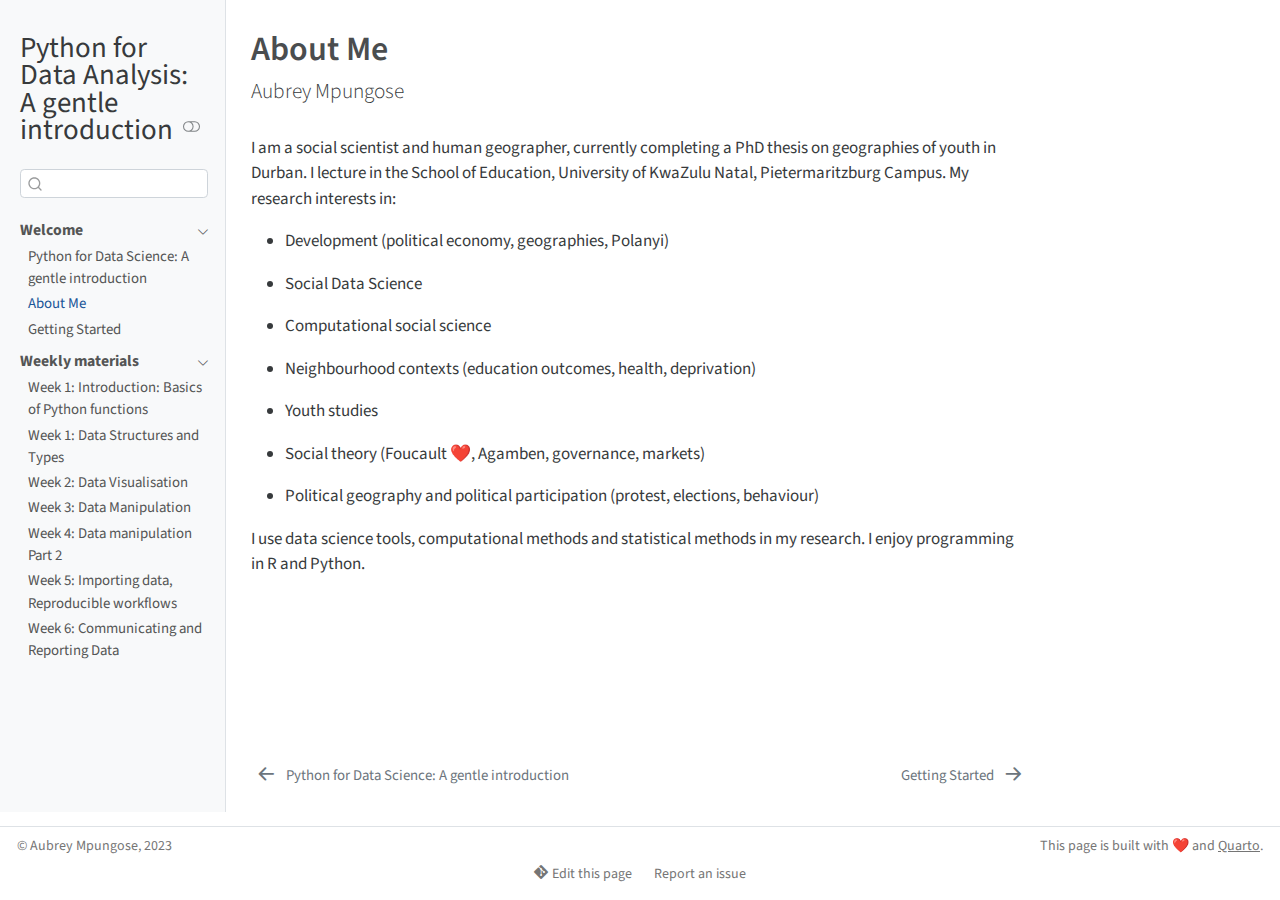
<file: docs/my-profile.html>
<!DOCTYPE html>
<html xmlns="http://www.w3.org/1999/xhtml" lang="en" xml:lang="en"><head>

<meta charset="utf-8">
<meta name="generator" content="quarto-1.3.433">

<meta name="viewport" content="width=device-width, initial-scale=1.0, user-scalable=yes">


<title>Python for Data Analysis: A gentle introduction - About Me</title>
<style>
code{white-space: pre-wrap;}
span.smallcaps{font-variant: small-caps;}
div.columns{display: flex; gap: min(4vw, 1.5em);}
div.column{flex: auto; overflow-x: auto;}
div.hanging-indent{margin-left: 1.5em; text-indent: -1.5em;}
ul.task-list{list-style: none;}
ul.task-list li input[type="checkbox"] {
  width: 0.8em;
  margin: 0 0.8em 0.2em -1em; /* quarto-specific, see https://github.com/quarto-dev/quarto-cli/issues/4556 */ 
  vertical-align: middle;
}
</style>


<script src="site_libs/quarto-nav/quarto-nav.js"></script>
<script src="site_libs/quarto-nav/headroom.min.js"></script>
<script src="site_libs/clipboard/clipboard.min.js"></script>
<script src="site_libs/quarto-search/autocomplete.umd.js"></script>
<script src="site_libs/quarto-search/fuse.min.js"></script>
<script src="site_libs/quarto-search/quarto-search.js"></script>
<meta name="quarto:offset" content="./">
<link href="./getting-started.html" rel="next">
<link href="./index.html" rel="prev">
<script src="site_libs/quarto-html/quarto.js"></script>
<script src="site_libs/quarto-html/popper.min.js"></script>
<script src="site_libs/quarto-html/tippy.umd.min.js"></script>
<script src="site_libs/quarto-html/anchor.min.js"></script>
<link href="site_libs/quarto-html/tippy.css" rel="stylesheet">
<link href="site_libs/quarto-html/quarto-syntax-highlighting.css" rel="stylesheet" class="quarto-color-scheme" id="quarto-text-highlighting-styles">
<link href="site_libs/quarto-html/quarto-syntax-highlighting-dark.css" rel="prefetch" class="quarto-color-scheme quarto-color-alternate" id="quarto-text-highlighting-styles">
<script src="site_libs/bootstrap/bootstrap.min.js"></script>
<link href="site_libs/bootstrap/bootstrap-icons.css" rel="stylesheet">
<link href="site_libs/bootstrap/bootstrap.min.css" rel="stylesheet" class="quarto-color-scheme" id="quarto-bootstrap" data-mode="light">
<link href="site_libs/bootstrap/bootstrap-dark.min.css" rel="prefetch" class="quarto-color-scheme quarto-color-alternate" id="quarto-bootstrap" data-mode="dark">
<script id="quarto-search-options" type="application/json">{
  "location": "sidebar",
  "copy-button": false,
  "collapse-after": 3,
  "panel-placement": "start",
  "type": "textbox",
  "limit": 20,
  "language": {
    "search-no-results-text": "No results",
    "search-matching-documents-text": "matching documents",
    "search-copy-link-title": "Copy link to search",
    "search-hide-matches-text": "Hide additional matches",
    "search-more-match-text": "more match in this document",
    "search-more-matches-text": "more matches in this document",
    "search-clear-button-title": "Clear",
    "search-detached-cancel-button-title": "Cancel",
    "search-submit-button-title": "Submit",
    "search-label": "Search"
  }
}</script>


<link rel="stylesheet" href="styles.css">
</head>

<body class="nav-sidebar docked">

<div id="quarto-search-results"></div>
  <header id="quarto-header" class="headroom fixed-top">
  <nav class="quarto-secondary-nav">
    <div class="container-fluid d-flex">
      <button type="button" class="quarto-btn-toggle btn" data-bs-toggle="collapse" data-bs-target="#quarto-sidebar,#quarto-sidebar-glass" aria-controls="quarto-sidebar" aria-expanded="false" aria-label="Toggle sidebar navigation" onclick="if (window.quartoToggleHeadroom) { window.quartoToggleHeadroom(); }">
        <i class="bi bi-layout-text-sidebar-reverse"></i>
      </button>
      <nav class="quarto-page-breadcrumbs" aria-label="breadcrumb"><ol class="breadcrumb"><li class="breadcrumb-item"><a href="./index.html"><strong>Welcome</strong></a></li><li class="breadcrumb-item"><a href="./my-profile.html">About Me</a></li></ol></nav>
      <a class="flex-grow-1" role="button" data-bs-toggle="collapse" data-bs-target="#quarto-sidebar,#quarto-sidebar-glass" aria-controls="quarto-sidebar" aria-expanded="false" aria-label="Toggle sidebar navigation" onclick="if (window.quartoToggleHeadroom) { window.quartoToggleHeadroom(); }">      
      </a>
      <button type="button" class="btn quarto-search-button" aria-label="" onclick="window.quartoOpenSearch();">
        <i class="bi bi-search"></i>
      </button>
    </div>
  </nav>
</header>
<!-- content -->
<div id="quarto-content" class="quarto-container page-columns page-rows-contents page-layout-article">
<!-- sidebar -->
  <nav id="quarto-sidebar" class="sidebar collapse collapse-horizontal sidebar-navigation docked overflow-auto">
    <div class="pt-lg-2 mt-2 text-left sidebar-header">
    <div class="sidebar-title mb-0 py-0">
      <a href="./">Python for Data Analysis: A gentle introduction</a> 
        <div class="sidebar-tools-main">
  <a href="" class="quarto-color-scheme-toggle quarto-navigation-tool  px-1" onclick="window.quartoToggleColorScheme(); return false;" title="Toggle dark mode"><i class="bi"></i></a>
</div>
    </div>
      </div>
        <div class="mt-2 flex-shrink-0 align-items-center">
        <div class="sidebar-search">
        <div id="quarto-search" class="" title="Search"></div>
        </div>
        </div>
    <div class="sidebar-menu-container"> 
    <ul class="list-unstyled mt-1">
        <li class="sidebar-item sidebar-item-section">
      <div class="sidebar-item-container"> 
            <a class="sidebar-item-text sidebar-link text-start" data-bs-toggle="collapse" data-bs-target="#quarto-sidebar-section-1" aria-expanded="true">
 <span class="menu-text"><strong>Welcome</strong></span></a>
          <a class="sidebar-item-toggle text-start" data-bs-toggle="collapse" data-bs-target="#quarto-sidebar-section-1" aria-expanded="true" aria-label="Toggle section">
            <i class="bi bi-chevron-right ms-2"></i>
          </a> 
      </div>
      <ul id="quarto-sidebar-section-1" class="collapse list-unstyled sidebar-section depth1 show">  
          <li class="sidebar-item">
  <div class="sidebar-item-container"> 
  <a href="./index.html" class="sidebar-item-text sidebar-link">
 <span class="menu-text">Python for Data Science: A gentle introduction</span></a>
  </div>
</li>
          <li class="sidebar-item">
  <div class="sidebar-item-container"> 
  <a href="./my-profile.html" class="sidebar-item-text sidebar-link active">
 <span class="menu-text">About Me</span></a>
  </div>
</li>
          <li class="sidebar-item">
  <div class="sidebar-item-container"> 
  <a href="./getting-started.html" class="sidebar-item-text sidebar-link">
 <span class="menu-text">Getting Started</span></a>
  </div>
</li>
      </ul>
  </li>
        <li class="sidebar-item sidebar-item-section">
      <div class="sidebar-item-container"> 
            <a class="sidebar-item-text sidebar-link text-start" data-bs-toggle="collapse" data-bs-target="#quarto-sidebar-section-2" aria-expanded="true">
 <span class="menu-text"><strong>Weekly materials</strong></span></a>
          <a class="sidebar-item-toggle text-start" data-bs-toggle="collapse" data-bs-target="#quarto-sidebar-section-2" aria-expanded="true" aria-label="Toggle section">
            <i class="bi bi-chevron-right ms-2"></i>
          </a> 
      </div>
      <ul id="quarto-sidebar-section-2" class="collapse list-unstyled sidebar-section depth1 show">  
          <li class="sidebar-item">
  <div class="sidebar-item-container"> 
  <a href="./weeks/week-1a.html" class="sidebar-item-text sidebar-link">
 <span class="menu-text">Week 1: Introduction: Basics of Python functions</span></a>
  </div>
</li>
          <li class="sidebar-item">
  <div class="sidebar-item-container"> 
  <a href="./weeks/week-1b.html" class="sidebar-item-text sidebar-link">
 <span class="menu-text">Week 1: Data Structures and Types</span></a>
  </div>
</li>
          <li class="sidebar-item">
  <div class="sidebar-item-container"> 
  <a href="./weeks/week-2.html" class="sidebar-item-text sidebar-link">
 <span class="menu-text">Week 2: Data Visualisation</span></a>
  </div>
</li>
          <li class="sidebar-item">
  <div class="sidebar-item-container"> 
  <a href="./weeks/week-3.html" class="sidebar-item-text sidebar-link">
 <span class="menu-text">Week 3: Data Manipulation</span></a>
  </div>
</li>
          <li class="sidebar-item">
  <div class="sidebar-item-container"> 
  <a href="./weeks/week-4.html" class="sidebar-item-text sidebar-link">
 <span class="menu-text">Week 4: Data manipulation Part 2</span></a>
  </div>
</li>
          <li class="sidebar-item">
  <div class="sidebar-item-container"> 
  <a href="./weeks/week-5.html" class="sidebar-item-text sidebar-link">
 <span class="menu-text">Week 5: Importing data, Reproducible workflows</span></a>
  </div>
</li>
          <li class="sidebar-item">
  <div class="sidebar-item-container"> 
  <a href="./weeks/week-6.html" class="sidebar-item-text sidebar-link">
 <span class="menu-text">Week 6: Communicating and Reporting Data</span></a>
  </div>
</li>
      </ul>
  </li>
    </ul>
    </div>
</nav>
<div id="quarto-sidebar-glass" data-bs-toggle="collapse" data-bs-target="#quarto-sidebar,#quarto-sidebar-glass"></div>
<!-- margin-sidebar -->
    <div id="quarto-margin-sidebar" class="sidebar margin-sidebar">
        
    </div>
<!-- main -->
<main class="content" id="quarto-document-content">

<header id="title-block-header" class="quarto-title-block default">
<div class="quarto-title">
<h1 class="title">About Me</h1>
<p class="subtitle lead">Aubrey Mpungose</p>
</div>



<div class="quarto-title-meta">

    
  
    
  </div>
  

</header>

<p>I am a social scientist and human geographer, currently completing a PhD thesis on geographies of youth in Durban. I lecture in the School of Education, University of KwaZulu Natal, Pietermaritzburg Campus. My research interests in:</p>
<ul>
<li><p>Development (political economy, geographies, Polanyi)</p></li>
<li><p>Social Data Science</p></li>
<li><p>Computational social science</p></li>
<li><p>Neighbourhood contexts (education outcomes, health, deprivation)</p></li>
<li><p>Youth studies</p></li>
<li><p>Social theory (Foucault ❤️, Agamben, governance, markets)</p></li>
<li><p>Political geography and political participation (protest, elections, behaviour)</p></li>
</ul>
<p>I use data science tools, computational methods and statistical methods in my research. I enjoy programming in R and Python.</p>



</main> <!-- /main -->
<script id="quarto-html-after-body" type="application/javascript">
window.document.addEventListener("DOMContentLoaded", function (event) {
  const toggleBodyColorMode = (bsSheetEl) => {
    const mode = bsSheetEl.getAttribute("data-mode");
    const bodyEl = window.document.querySelector("body");
    if (mode === "dark") {
      bodyEl.classList.add("quarto-dark");
      bodyEl.classList.remove("quarto-light");
    } else {
      bodyEl.classList.add("quarto-light");
      bodyEl.classList.remove("quarto-dark");
    }
  }
  const toggleBodyColorPrimary = () => {
    const bsSheetEl = window.document.querySelector("link#quarto-bootstrap");
    if (bsSheetEl) {
      toggleBodyColorMode(bsSheetEl);
    }
  }
  toggleBodyColorPrimary();  
  const disableStylesheet = (stylesheets) => {
    for (let i=0; i < stylesheets.length; i++) {
      const stylesheet = stylesheets[i];
      stylesheet.rel = 'prefetch';
    }
  }
  const enableStylesheet = (stylesheets) => {
    for (let i=0; i < stylesheets.length; i++) {
      const stylesheet = stylesheets[i];
      stylesheet.rel = 'stylesheet';
    }
  }
  const manageTransitions = (selector, allowTransitions) => {
    const els = window.document.querySelectorAll(selector);
    for (let i=0; i < els.length; i++) {
      const el = els[i];
      if (allowTransitions) {
        el.classList.remove('notransition');
      } else {
        el.classList.add('notransition');
      }
    }
  }
  const toggleColorMode = (alternate) => {
    // Switch the stylesheets
    const alternateStylesheets = window.document.querySelectorAll('link.quarto-color-scheme.quarto-color-alternate');
    manageTransitions('#quarto-margin-sidebar .nav-link', false);
    if (alternate) {
      enableStylesheet(alternateStylesheets);
      for (const sheetNode of alternateStylesheets) {
        if (sheetNode.id === "quarto-bootstrap") {
          toggleBodyColorMode(sheetNode);
        }
      }
    } else {
      disableStylesheet(alternateStylesheets);
      toggleBodyColorPrimary();
    }
    manageTransitions('#quarto-margin-sidebar .nav-link', true);
    // Switch the toggles
    const toggles = window.document.querySelectorAll('.quarto-color-scheme-toggle');
    for (let i=0; i < toggles.length; i++) {
      const toggle = toggles[i];
      if (toggle) {
        if (alternate) {
          toggle.classList.add("alternate");     
        } else {
          toggle.classList.remove("alternate");
        }
      }
    }
    // Hack to workaround the fact that safari doesn't
    // properly recolor the scrollbar when toggling (#1455)
    if (navigator.userAgent.indexOf('Safari') > 0 && navigator.userAgent.indexOf('Chrome') == -1) {
      manageTransitions("body", false);
      window.scrollTo(0, 1);
      setTimeout(() => {
        window.scrollTo(0, 0);
        manageTransitions("body", true);
      }, 40);  
    }
  }
  const isFileUrl = () => { 
    return window.location.protocol === 'file:';
  }
  const hasAlternateSentinel = () => {  
    let styleSentinel = getColorSchemeSentinel();
    if (styleSentinel !== null) {
      return styleSentinel === "alternate";
    } else {
      return false;
    }
  }
  const setStyleSentinel = (alternate) => {
    const value = alternate ? "alternate" : "default";
    if (!isFileUrl()) {
      window.localStorage.setItem("quarto-color-scheme", value);
    } else {
      localAlternateSentinel = value;
    }
  }
  const getColorSchemeSentinel = () => {
    if (!isFileUrl()) {
      const storageValue = window.localStorage.getItem("quarto-color-scheme");
      return storageValue != null ? storageValue : localAlternateSentinel;
    } else {
      return localAlternateSentinel;
    }
  }
  let localAlternateSentinel = 'default';
  // Dark / light mode switch
  window.quartoToggleColorScheme = () => {
    // Read the current dark / light value 
    let toAlternate = !hasAlternateSentinel();
    toggleColorMode(toAlternate);
    setStyleSentinel(toAlternate);
  };
  // Ensure there is a toggle, if there isn't float one in the top right
  if (window.document.querySelector('.quarto-color-scheme-toggle') === null) {
    const a = window.document.createElement('a');
    a.classList.add('top-right');
    a.classList.add('quarto-color-scheme-toggle');
    a.href = "";
    a.onclick = function() { try { window.quartoToggleColorScheme(); } catch {} return false; };
    const i = window.document.createElement("i");
    i.classList.add('bi');
    a.appendChild(i);
    window.document.body.appendChild(a);
  }
  // Switch to dark mode if need be
  if (hasAlternateSentinel()) {
    toggleColorMode(true);
  } else {
    toggleColorMode(false);
  }
  const icon = "";
  const anchorJS = new window.AnchorJS();
  anchorJS.options = {
    placement: 'right',
    icon: icon
  };
  anchorJS.add('.anchored');
  const isCodeAnnotation = (el) => {
    for (const clz of el.classList) {
      if (clz.startsWith('code-annotation-')) {                     
        return true;
      }
    }
    return false;
  }
  const clipboard = new window.ClipboardJS('.code-copy-button', {
    text: function(trigger) {
      const codeEl = trigger.previousElementSibling.cloneNode(true);
      for (const childEl of codeEl.children) {
        if (isCodeAnnotation(childEl)) {
          childEl.remove();
        }
      }
      return codeEl.innerText;
    }
  });
  clipboard.on('success', function(e) {
    // button target
    const button = e.trigger;
    // don't keep focus
    button.blur();
    // flash "checked"
    button.classList.add('code-copy-button-checked');
    var currentTitle = button.getAttribute("title");
    button.setAttribute("title", "Copied!");
    let tooltip;
    if (window.bootstrap) {
      button.setAttribute("data-bs-toggle", "tooltip");
      button.setAttribute("data-bs-placement", "left");
      button.setAttribute("data-bs-title", "Copied!");
      tooltip = new bootstrap.Tooltip(button, 
        { trigger: "manual", 
          customClass: "code-copy-button-tooltip",
          offset: [0, -8]});
      tooltip.show();    
    }
    setTimeout(function() {
      if (tooltip) {
        tooltip.hide();
        button.removeAttribute("data-bs-title");
        button.removeAttribute("data-bs-toggle");
        button.removeAttribute("data-bs-placement");
      }
      button.setAttribute("title", currentTitle);
      button.classList.remove('code-copy-button-checked');
    }, 1000);
    // clear code selection
    e.clearSelection();
  });
  function tippyHover(el, contentFn) {
    const config = {
      allowHTML: true,
      content: contentFn,
      maxWidth: 500,
      delay: 100,
      arrow: false,
      appendTo: function(el) {
          return el.parentElement;
      },
      interactive: true,
      interactiveBorder: 10,
      theme: 'quarto',
      placement: 'bottom-start'
    };
    window.tippy(el, config); 
  }
  const noterefs = window.document.querySelectorAll('a[role="doc-noteref"]');
  for (var i=0; i<noterefs.length; i++) {
    const ref = noterefs[i];
    tippyHover(ref, function() {
      // use id or data attribute instead here
      let href = ref.getAttribute('data-footnote-href') || ref.getAttribute('href');
      try { href = new URL(href).hash; } catch {}
      const id = href.replace(/^#\/?/, "");
      const note = window.document.getElementById(id);
      return note.innerHTML;
    });
  }
      let selectedAnnoteEl;
      const selectorForAnnotation = ( cell, annotation) => {
        let cellAttr = 'data-code-cell="' + cell + '"';
        let lineAttr = 'data-code-annotation="' +  annotation + '"';
        const selector = 'span[' + cellAttr + '][' + lineAttr + ']';
        return selector;
      }
      const selectCodeLines = (annoteEl) => {
        const doc = window.document;
        const targetCell = annoteEl.getAttribute("data-target-cell");
        const targetAnnotation = annoteEl.getAttribute("data-target-annotation");
        const annoteSpan = window.document.querySelector(selectorForAnnotation(targetCell, targetAnnotation));
        const lines = annoteSpan.getAttribute("data-code-lines").split(",");
        const lineIds = lines.map((line) => {
          return targetCell + "-" + line;
        })
        let top = null;
        let height = null;
        let parent = null;
        if (lineIds.length > 0) {
            //compute the position of the single el (top and bottom and make a div)
            const el = window.document.getElementById(lineIds[0]);
            top = el.offsetTop;
            height = el.offsetHeight;
            parent = el.parentElement.parentElement;
          if (lineIds.length > 1) {
            const lastEl = window.document.getElementById(lineIds[lineIds.length - 1]);
            const bottom = lastEl.offsetTop + lastEl.offsetHeight;
            height = bottom - top;
          }
          if (top !== null && height !== null && parent !== null) {
            // cook up a div (if necessary) and position it 
            let div = window.document.getElementById("code-annotation-line-highlight");
            if (div === null) {
              div = window.document.createElement("div");
              div.setAttribute("id", "code-annotation-line-highlight");
              div.style.position = 'absolute';
              parent.appendChild(div);
            }
            div.style.top = top - 2 + "px";
            div.style.height = height + 4 + "px";
            let gutterDiv = window.document.getElementById("code-annotation-line-highlight-gutter");
            if (gutterDiv === null) {
              gutterDiv = window.document.createElement("div");
              gutterDiv.setAttribute("id", "code-annotation-line-highlight-gutter");
              gutterDiv.style.position = 'absolute';
              const codeCell = window.document.getElementById(targetCell);
              const gutter = codeCell.querySelector('.code-annotation-gutter');
              gutter.appendChild(gutterDiv);
            }
            gutterDiv.style.top = top - 2 + "px";
            gutterDiv.style.height = height + 4 + "px";
          }
          selectedAnnoteEl = annoteEl;
        }
      };
      const unselectCodeLines = () => {
        const elementsIds = ["code-annotation-line-highlight", "code-annotation-line-highlight-gutter"];
        elementsIds.forEach((elId) => {
          const div = window.document.getElementById(elId);
          if (div) {
            div.remove();
          }
        });
        selectedAnnoteEl = undefined;
      };
      // Attach click handler to the DT
      const annoteDls = window.document.querySelectorAll('dt[data-target-cell]');
      for (const annoteDlNode of annoteDls) {
        annoteDlNode.addEventListener('click', (event) => {
          const clickedEl = event.target;
          if (clickedEl !== selectedAnnoteEl) {
            unselectCodeLines();
            const activeEl = window.document.querySelector('dt[data-target-cell].code-annotation-active');
            if (activeEl) {
              activeEl.classList.remove('code-annotation-active');
            }
            selectCodeLines(clickedEl);
            clickedEl.classList.add('code-annotation-active');
          } else {
            // Unselect the line
            unselectCodeLines();
            clickedEl.classList.remove('code-annotation-active');
          }
        });
      }
  const findCites = (el) => {
    const parentEl = el.parentElement;
    if (parentEl) {
      const cites = parentEl.dataset.cites;
      if (cites) {
        return {
          el,
          cites: cites.split(' ')
        };
      } else {
        return findCites(el.parentElement)
      }
    } else {
      return undefined;
    }
  };
  var bibliorefs = window.document.querySelectorAll('a[role="doc-biblioref"]');
  for (var i=0; i<bibliorefs.length; i++) {
    const ref = bibliorefs[i];
    const citeInfo = findCites(ref);
    if (citeInfo) {
      tippyHover(citeInfo.el, function() {
        var popup = window.document.createElement('div');
        citeInfo.cites.forEach(function(cite) {
          var citeDiv = window.document.createElement('div');
          citeDiv.classList.add('hanging-indent');
          citeDiv.classList.add('csl-entry');
          var biblioDiv = window.document.getElementById('ref-' + cite);
          if (biblioDiv) {
            citeDiv.innerHTML = biblioDiv.innerHTML;
          }
          popup.appendChild(citeDiv);
        });
        return popup.innerHTML;
      });
    }
  }
});
</script>
<nav class="page-navigation">
  <div class="nav-page nav-page-previous">
      <a href="./index.html" class="pagination-link">
        <i class="bi bi-arrow-left-short"></i> <span class="nav-page-text">Python for Data Science: A gentle introduction</span>
      </a>          
  </div>
  <div class="nav-page nav-page-next">
      <a href="./getting-started.html" class="pagination-link">
        <span class="nav-page-text">Getting Started</span> <i class="bi bi-arrow-right-short"></i>
      </a>
  </div>
</nav>
</div> <!-- /content -->
<footer class="footer">
  <div class="nav-footer">
    <div class="nav-footer-left">© Aubrey Mpungose, 2023</div>   
    <div class="nav-footer-center">
      &nbsp;
    <div class="toc-actions"><div><i class="bi bi-git"></i></div><div class="action-links"><p><a href="https://aubreympungose.github.io/python_course/edit/main/my-profile.qmd" class="toc-action">Edit this page</a></p><p><a href="https://aubreympungose.github.io/python_course/issues/new" class="toc-action">Report an issue</a></p></div></div></div>
    <div class="nav-footer-right">This page is built with ❤️ and <a href="https://quarto.org/">Quarto</a>.</div>
  </div>
</footer>



</body></html>
</file>
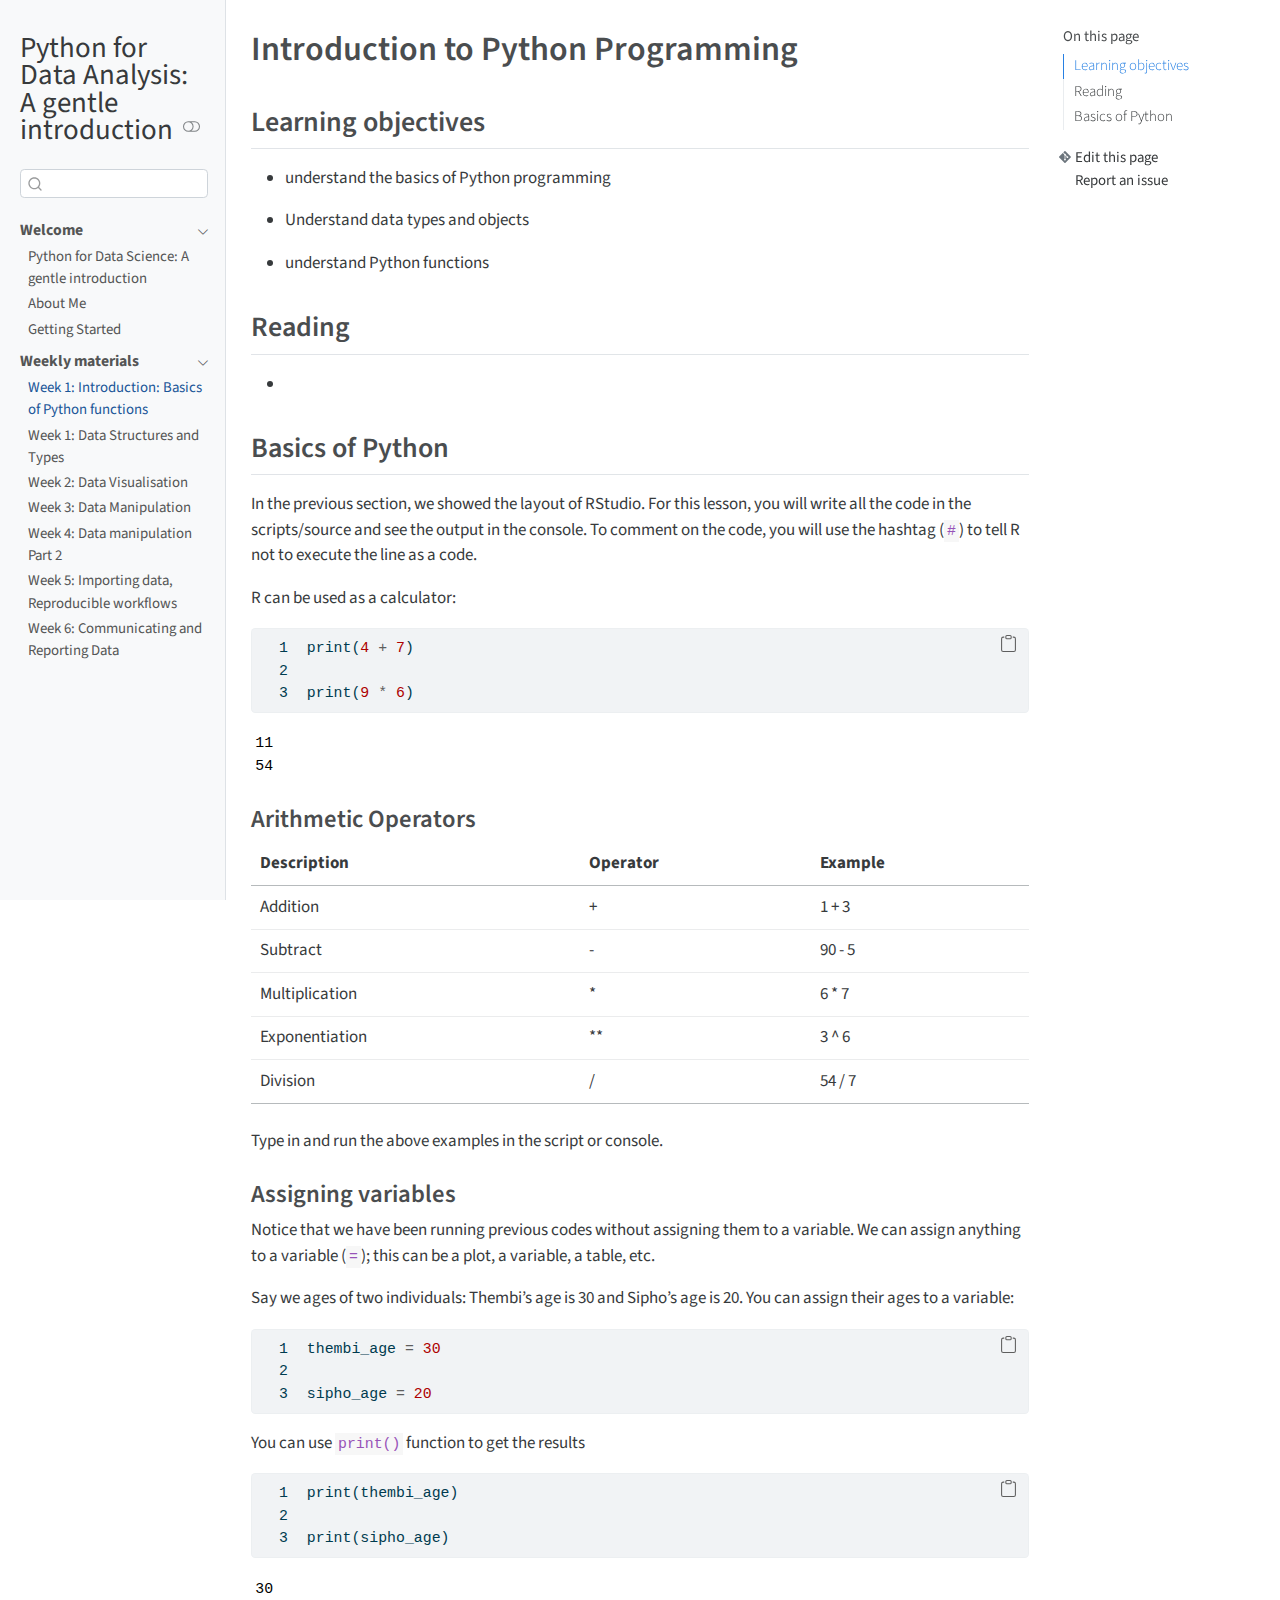
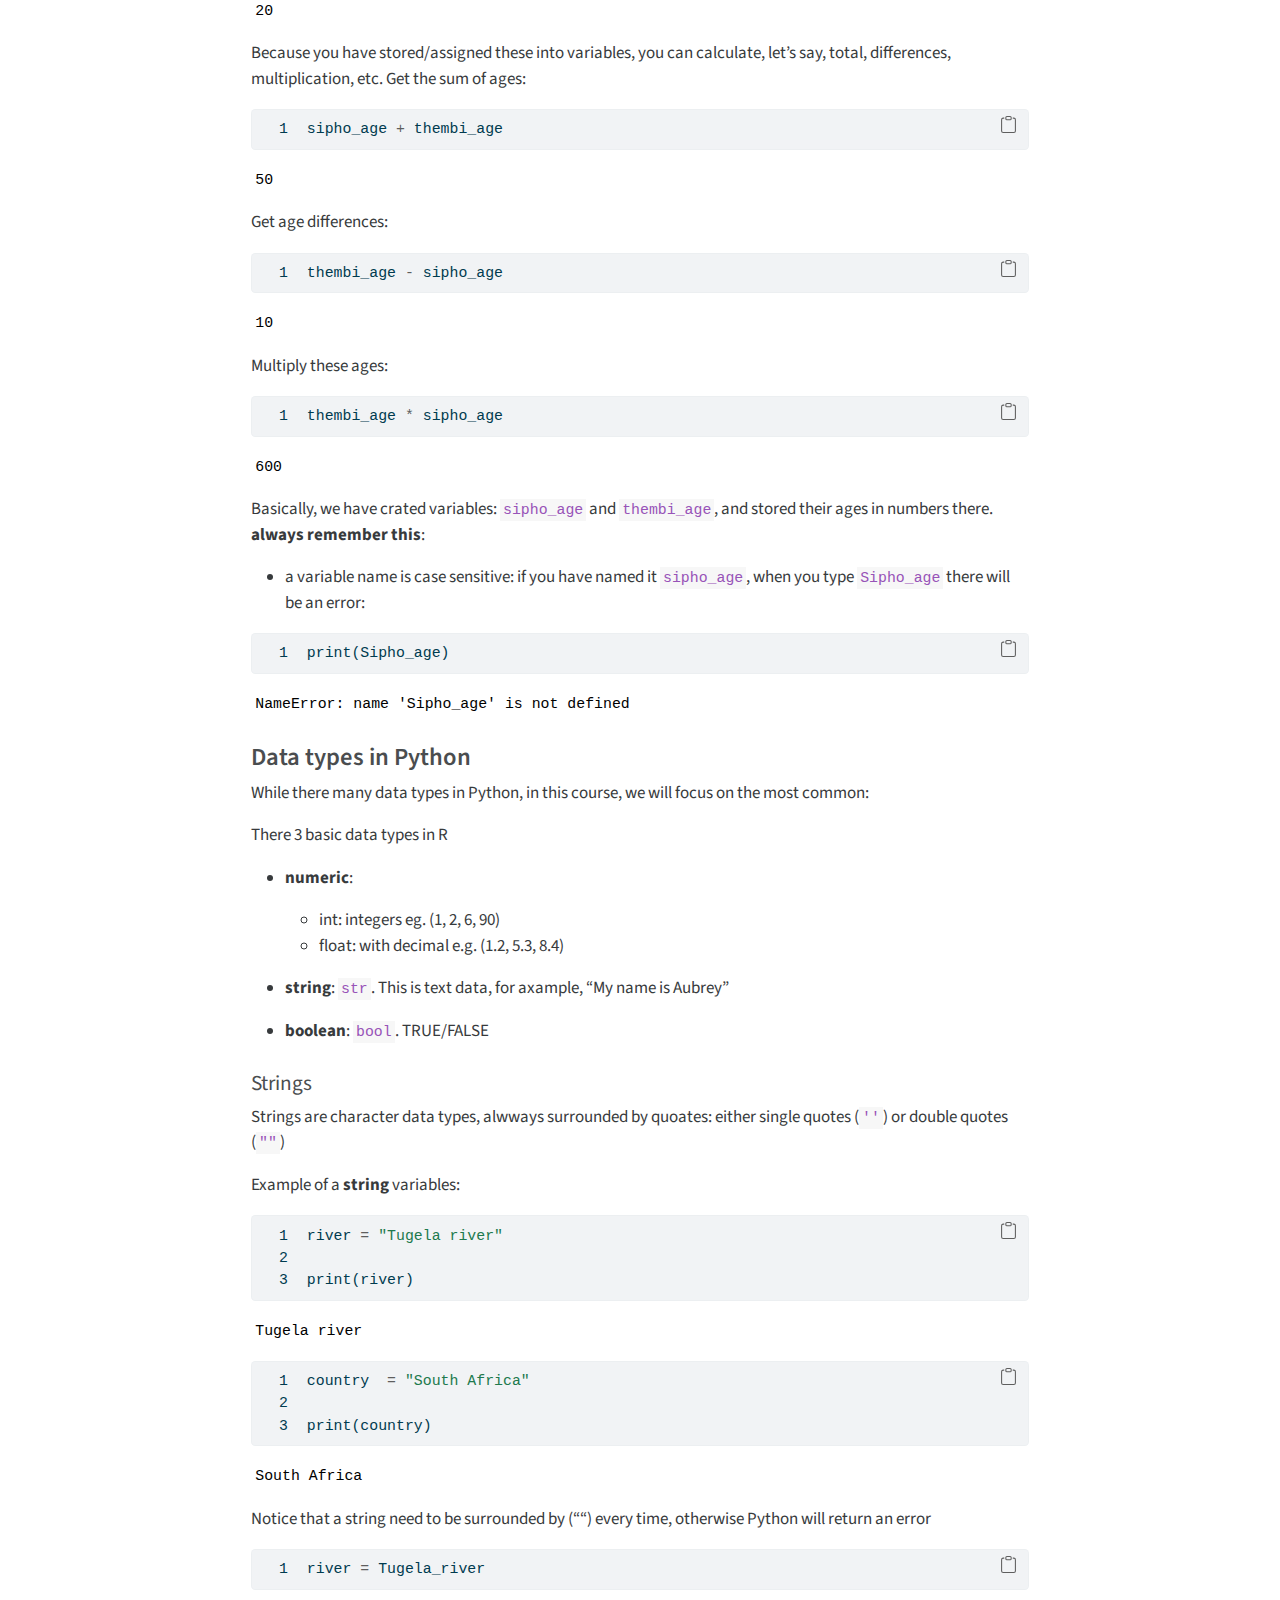
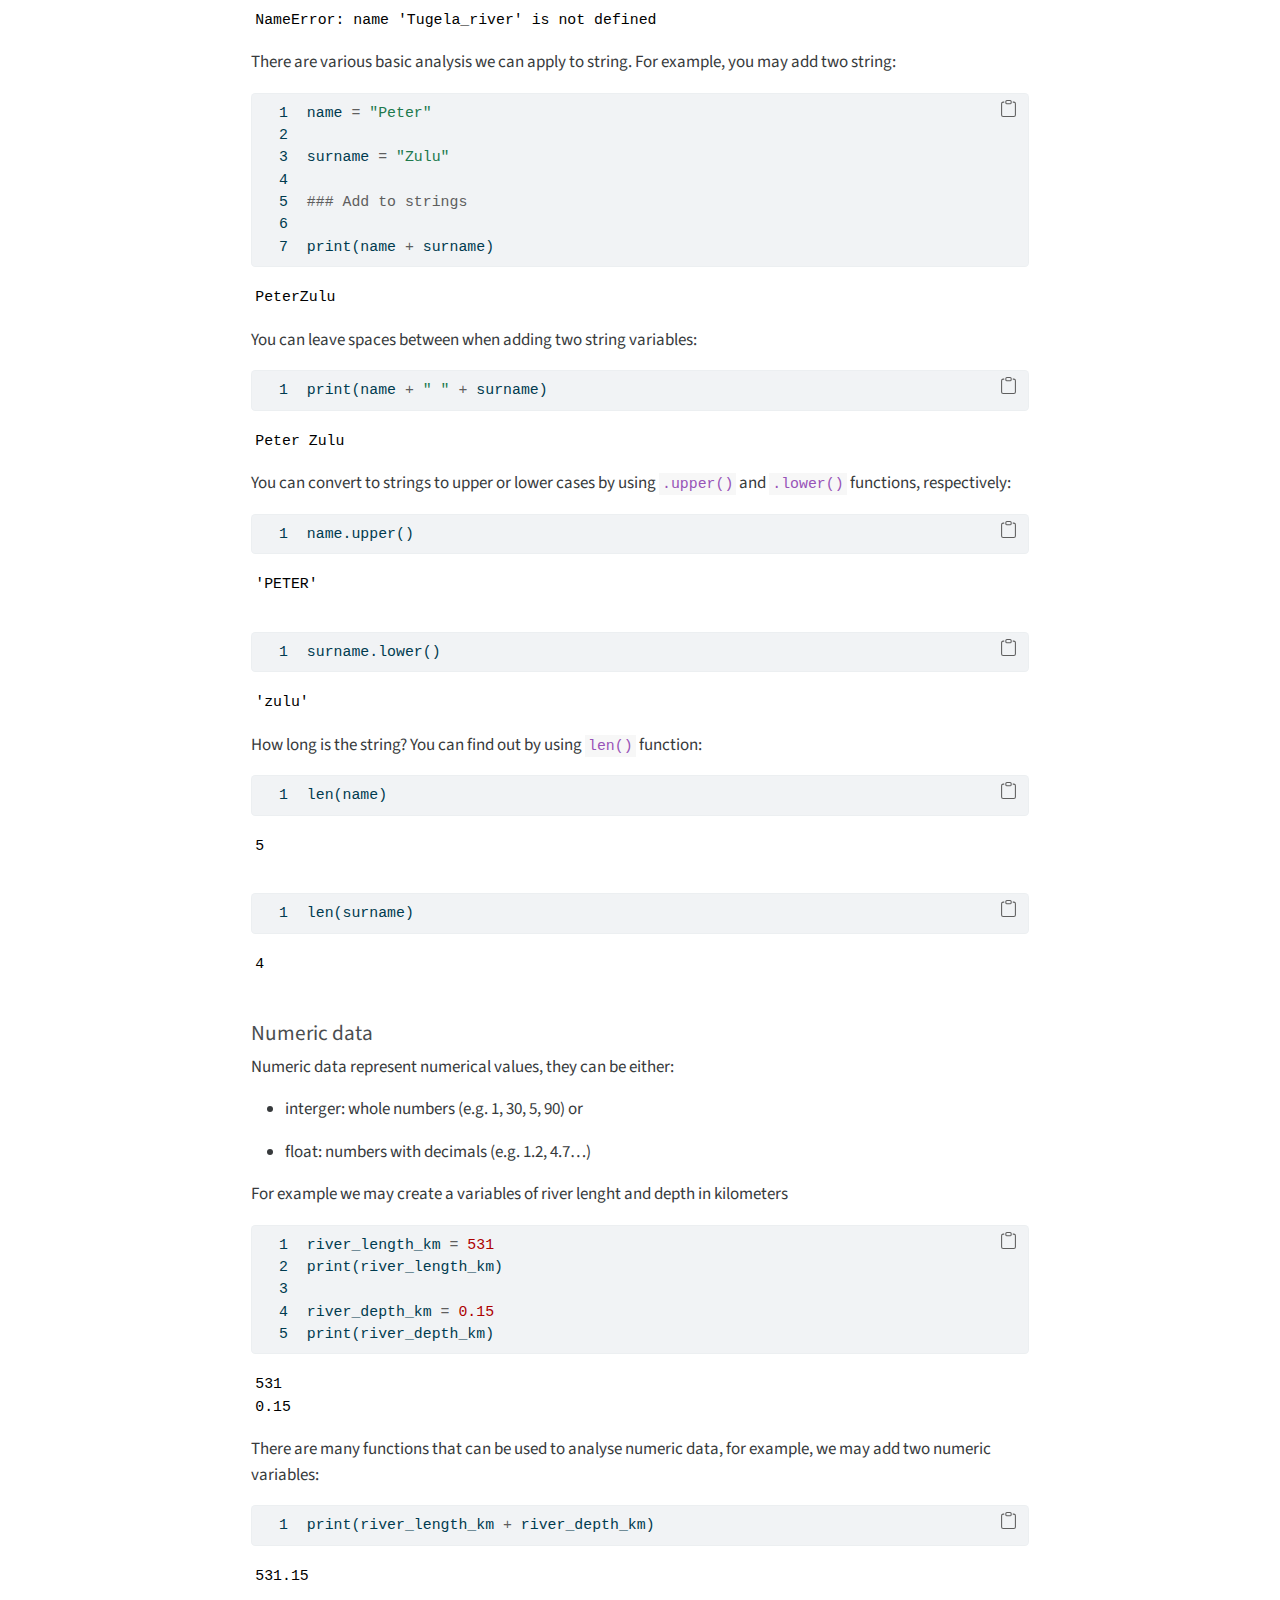
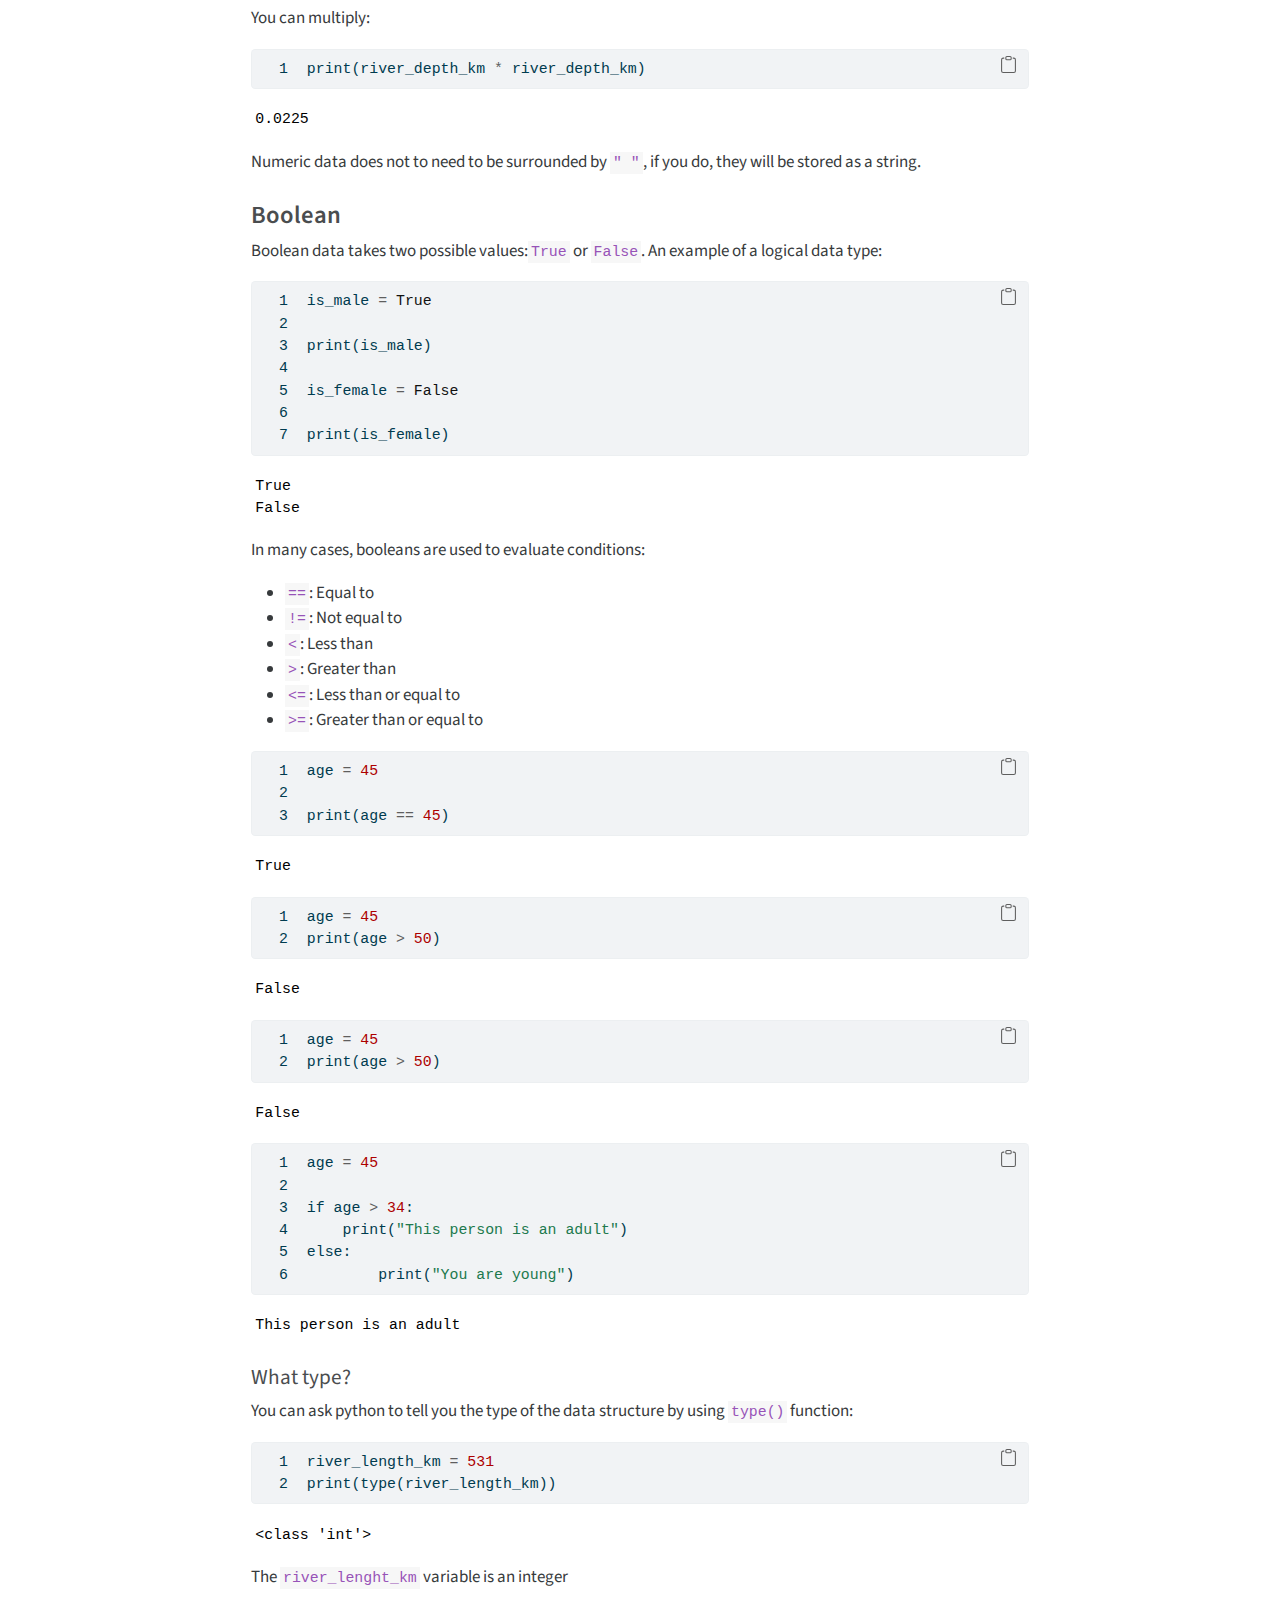
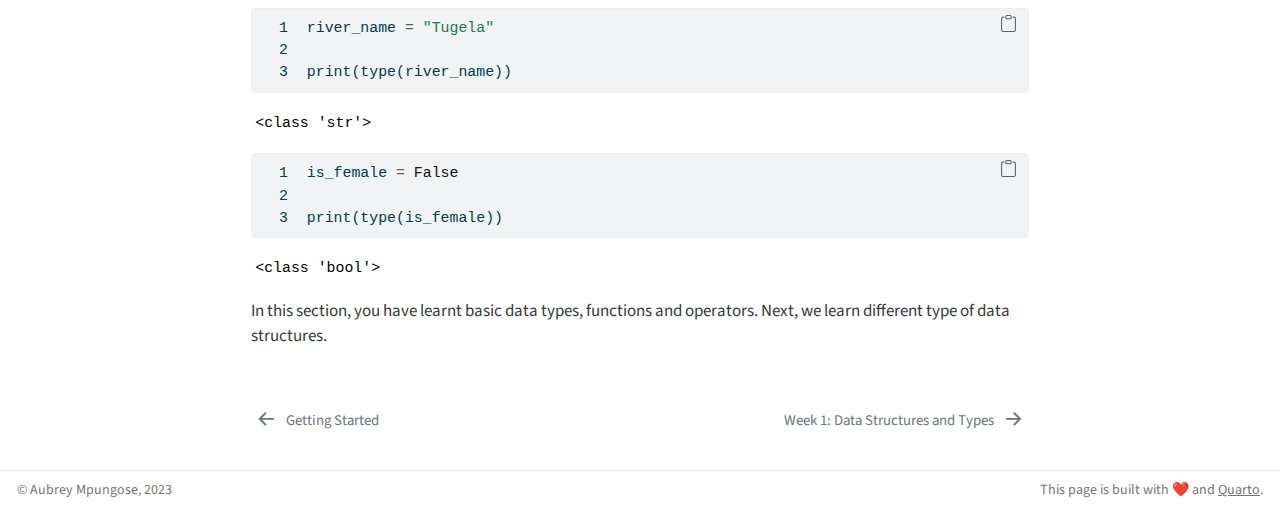
<file: docs/weeks/week-1a.html>
<!DOCTYPE html>
<html xmlns="http://www.w3.org/1999/xhtml" lang="en" xml:lang="en"><head>

<meta charset="utf-8">
<meta name="generator" content="quarto-1.3.433">

<meta name="viewport" content="width=device-width, initial-scale=1.0, user-scalable=yes">


<title>Python for Data Analysis: A gentle introduction - Introduction to Python Programming</title>
<style>
code{white-space: pre-wrap;}
span.smallcaps{font-variant: small-caps;}
div.columns{display: flex; gap: min(4vw, 1.5em);}
div.column{flex: auto; overflow-x: auto;}
div.hanging-indent{margin-left: 1.5em; text-indent: -1.5em;}
ul.task-list{list-style: none;}
ul.task-list li input[type="checkbox"] {
  width: 0.8em;
  margin: 0 0.8em 0.2em -1em; /* quarto-specific, see https://github.com/quarto-dev/quarto-cli/issues/4556 */ 
  vertical-align: middle;
}
/* CSS for syntax highlighting */
pre > code.sourceCode { white-space: pre; position: relative; }
pre > code.sourceCode > span { display: inline-block; line-height: 1.25; }
pre > code.sourceCode > span:empty { height: 1.2em; }
.sourceCode { overflow: visible; }
code.sourceCode > span { color: inherit; text-decoration: inherit; }
div.sourceCode { margin: 1em 0; }
pre.sourceCode { margin: 0; }
@media screen {
div.sourceCode { overflow: auto; }
}
@media print {
pre > code.sourceCode { white-space: pre-wrap; }
pre > code.sourceCode > span { text-indent: -5em; padding-left: 5em; }
}
pre.numberSource code
  { counter-reset: source-line 0; }
pre.numberSource code > span
  { position: relative; left: -4em; counter-increment: source-line; }
pre.numberSource code > span > a:first-child::before
  { content: counter(source-line);
    position: relative; left: -1em; text-align: right; vertical-align: baseline;
    border: none; display: inline-block;
    -webkit-touch-callout: none; -webkit-user-select: none;
    -khtml-user-select: none; -moz-user-select: none;
    -ms-user-select: none; user-select: none;
    padding: 0 4px; width: 4em;
  }
pre.numberSource { margin-left: 3em;  padding-left: 4px; }
div.sourceCode
  {   }
@media screen {
pre > code.sourceCode > span > a:first-child::before { text-decoration: underline; }
}
</style>


<script src="../site_libs/quarto-nav/quarto-nav.js"></script>
<script src="../site_libs/quarto-nav/headroom.min.js"></script>
<script src="../site_libs/clipboard/clipboard.min.js"></script>
<script src="../site_libs/quarto-search/autocomplete.umd.js"></script>
<script src="../site_libs/quarto-search/fuse.min.js"></script>
<script src="../site_libs/quarto-search/quarto-search.js"></script>
<meta name="quarto:offset" content="../">
<link href="../weeks/week-1b.html" rel="next">
<link href="../getting-started.html" rel="prev">
<script src="../site_libs/quarto-html/quarto.js"></script>
<script src="../site_libs/quarto-html/popper.min.js"></script>
<script src="../site_libs/quarto-html/tippy.umd.min.js"></script>
<script src="../site_libs/quarto-html/anchor.min.js"></script>
<link href="../site_libs/quarto-html/tippy.css" rel="stylesheet">
<link href="../site_libs/quarto-html/quarto-syntax-highlighting.css" rel="stylesheet" class="quarto-color-scheme" id="quarto-text-highlighting-styles">
<link href="../site_libs/quarto-html/quarto-syntax-highlighting-dark.css" rel="prefetch" class="quarto-color-scheme quarto-color-alternate" id="quarto-text-highlighting-styles">
<script src="../site_libs/bootstrap/bootstrap.min.js"></script>
<link href="../site_libs/bootstrap/bootstrap-icons.css" rel="stylesheet">
<link href="../site_libs/bootstrap/bootstrap.min.css" rel="stylesheet" class="quarto-color-scheme" id="quarto-bootstrap" data-mode="light">
<link href="../site_libs/bootstrap/bootstrap-dark.min.css" rel="prefetch" class="quarto-color-scheme quarto-color-alternate" id="quarto-bootstrap" data-mode="dark">
<script id="quarto-search-options" type="application/json">{
  "location": "sidebar",
  "copy-button": false,
  "collapse-after": 3,
  "panel-placement": "start",
  "type": "textbox",
  "limit": 20,
  "language": {
    "search-no-results-text": "No results",
    "search-matching-documents-text": "matching documents",
    "search-copy-link-title": "Copy link to search",
    "search-hide-matches-text": "Hide additional matches",
    "search-more-match-text": "more match in this document",
    "search-more-matches-text": "more matches in this document",
    "search-clear-button-title": "Clear",
    "search-detached-cancel-button-title": "Cancel",
    "search-submit-button-title": "Submit",
    "search-label": "Search"
  }
}</script>


<link rel="stylesheet" href="../styles.css">
</head>

<body class="nav-sidebar docked">

<div id="quarto-search-results"></div>
  <header id="quarto-header" class="headroom fixed-top">
  <nav class="quarto-secondary-nav">
    <div class="container-fluid d-flex">
      <button type="button" class="quarto-btn-toggle btn" data-bs-toggle="collapse" data-bs-target="#quarto-sidebar,#quarto-sidebar-glass" aria-controls="quarto-sidebar" aria-expanded="false" aria-label="Toggle sidebar navigation" onclick="if (window.quartoToggleHeadroom) { window.quartoToggleHeadroom(); }">
        <i class="bi bi-layout-text-sidebar-reverse"></i>
      </button>
      <nav class="quarto-page-breadcrumbs" aria-label="breadcrumb"><ol class="breadcrumb"><li class="breadcrumb-item"><a href="../weeks/week-1a.html"><strong>Weekly materials</strong></a></li><li class="breadcrumb-item"><a href="../weeks/week-1a.html">Week 1: Introduction: Basics of Python functions</a></li></ol></nav>
      <a class="flex-grow-1" role="button" data-bs-toggle="collapse" data-bs-target="#quarto-sidebar,#quarto-sidebar-glass" aria-controls="quarto-sidebar" aria-expanded="false" aria-label="Toggle sidebar navigation" onclick="if (window.quartoToggleHeadroom) { window.quartoToggleHeadroom(); }">      
      </a>
      <button type="button" class="btn quarto-search-button" aria-label="" onclick="window.quartoOpenSearch();">
        <i class="bi bi-search"></i>
      </button>
    </div>
  </nav>
</header>
<!-- content -->
<div id="quarto-content" class="quarto-container page-columns page-rows-contents page-layout-article">
<!-- sidebar -->
  <nav id="quarto-sidebar" class="sidebar collapse collapse-horizontal sidebar-navigation docked overflow-auto">
    <div class="pt-lg-2 mt-2 text-left sidebar-header">
    <div class="sidebar-title mb-0 py-0">
      <a href="../">Python for Data Analysis: A gentle introduction</a> 
        <div class="sidebar-tools-main">
  <a href="" class="quarto-color-scheme-toggle quarto-navigation-tool  px-1" onclick="window.quartoToggleColorScheme(); return false;" title="Toggle dark mode"><i class="bi"></i></a>
</div>
    </div>
      </div>
        <div class="mt-2 flex-shrink-0 align-items-center">
        <div class="sidebar-search">
        <div id="quarto-search" class="" title="Search"></div>
        </div>
        </div>
    <div class="sidebar-menu-container"> 
    <ul class="list-unstyled mt-1">
        <li class="sidebar-item sidebar-item-section">
      <div class="sidebar-item-container"> 
            <a class="sidebar-item-text sidebar-link text-start" data-bs-toggle="collapse" data-bs-target="#quarto-sidebar-section-1" aria-expanded="true">
 <span class="menu-text"><strong>Welcome</strong></span></a>
          <a class="sidebar-item-toggle text-start" data-bs-toggle="collapse" data-bs-target="#quarto-sidebar-section-1" aria-expanded="true" aria-label="Toggle section">
            <i class="bi bi-chevron-right ms-2"></i>
          </a> 
      </div>
      <ul id="quarto-sidebar-section-1" class="collapse list-unstyled sidebar-section depth1 show">  
          <li class="sidebar-item">
  <div class="sidebar-item-container"> 
  <a href="../index.html" class="sidebar-item-text sidebar-link">
 <span class="menu-text">Python for Data Science: A gentle introduction</span></a>
  </div>
</li>
          <li class="sidebar-item">
  <div class="sidebar-item-container"> 
  <a href="../my-profile.html" class="sidebar-item-text sidebar-link">
 <span class="menu-text">About Me</span></a>
  </div>
</li>
          <li class="sidebar-item">
  <div class="sidebar-item-container"> 
  <a href="../getting-started.html" class="sidebar-item-text sidebar-link">
 <span class="menu-text">Getting Started</span></a>
  </div>
</li>
      </ul>
  </li>
        <li class="sidebar-item sidebar-item-section">
      <div class="sidebar-item-container"> 
            <a class="sidebar-item-text sidebar-link text-start" data-bs-toggle="collapse" data-bs-target="#quarto-sidebar-section-2" aria-expanded="true">
 <span class="menu-text"><strong>Weekly materials</strong></span></a>
          <a class="sidebar-item-toggle text-start" data-bs-toggle="collapse" data-bs-target="#quarto-sidebar-section-2" aria-expanded="true" aria-label="Toggle section">
            <i class="bi bi-chevron-right ms-2"></i>
          </a> 
      </div>
      <ul id="quarto-sidebar-section-2" class="collapse list-unstyled sidebar-section depth1 show">  
          <li class="sidebar-item">
  <div class="sidebar-item-container"> 
  <a href="../weeks/week-1a.html" class="sidebar-item-text sidebar-link active">
 <span class="menu-text">Week 1: Introduction: Basics of Python functions</span></a>
  </div>
</li>
          <li class="sidebar-item">
  <div class="sidebar-item-container"> 
  <a href="../weeks/week-1b.html" class="sidebar-item-text sidebar-link">
 <span class="menu-text">Week 1: Data Structures and Types</span></a>
  </div>
</li>
          <li class="sidebar-item">
  <div class="sidebar-item-container"> 
  <a href="../weeks/week-2.html" class="sidebar-item-text sidebar-link">
 <span class="menu-text">Week 2: Data Visualisation</span></a>
  </div>
</li>
          <li class="sidebar-item">
  <div class="sidebar-item-container"> 
  <a href="../weeks/week-3.html" class="sidebar-item-text sidebar-link">
 <span class="menu-text">Week 3: Data Manipulation</span></a>
  </div>
</li>
          <li class="sidebar-item">
  <div class="sidebar-item-container"> 
  <a href="../weeks/week-4.html" class="sidebar-item-text sidebar-link">
 <span class="menu-text">Week 4: Data manipulation Part 2</span></a>
  </div>
</li>
          <li class="sidebar-item">
  <div class="sidebar-item-container"> 
  <a href="../weeks/week-5.html" class="sidebar-item-text sidebar-link">
 <span class="menu-text">Week 5: Importing data, Reproducible workflows</span></a>
  </div>
</li>
          <li class="sidebar-item">
  <div class="sidebar-item-container"> 
  <a href="../weeks/week-6.html" class="sidebar-item-text sidebar-link">
 <span class="menu-text">Week 6: Communicating and Reporting Data</span></a>
  </div>
</li>
      </ul>
  </li>
    </ul>
    </div>
</nav>
<div id="quarto-sidebar-glass" data-bs-toggle="collapse" data-bs-target="#quarto-sidebar,#quarto-sidebar-glass"></div>
<!-- margin-sidebar -->
    <div id="quarto-margin-sidebar" class="sidebar margin-sidebar">
        <nav id="TOC" role="doc-toc" class="toc-active">
    <h2 id="toc-title">On this page</h2>
   
  <ul>
  <li><a href="#learning-objectives" id="toc-learning-objectives" class="nav-link active" data-scroll-target="#learning-objectives">Learning objectives</a></li>
  <li><a href="#reading" id="toc-reading" class="nav-link" data-scroll-target="#reading">Reading</a></li>
  <li><a href="#basics-of-python" id="toc-basics-of-python" class="nav-link" data-scroll-target="#basics-of-python">Basics of Python</a>
  <ul class="collapse">
  <li><a href="#arithmetic-operators" id="toc-arithmetic-operators" class="nav-link" data-scroll-target="#arithmetic-operators">Arithmetic Operators</a></li>
  <li><a href="#assigning-variables" id="toc-assigning-variables" class="nav-link" data-scroll-target="#assigning-variables">Assigning variables</a></li>
  <li><a href="#data-types-in-python" id="toc-data-types-in-python" class="nav-link" data-scroll-target="#data-types-in-python">Data types in Python</a></li>
  <li><a href="#boolean" id="toc-boolean" class="nav-link" data-scroll-target="#boolean">Boolean</a></li>
  </ul></li>
  </ul>
<div class="toc-actions"><div><i class="bi bi-git"></i></div><div class="action-links"><p><a href="https://aubreympungose.github.io/python_course/edit/main/weeks/week-1a.qmd" class="toc-action">Edit this page</a></p><p><a href="https://aubreympungose.github.io/python_course/issues/new" class="toc-action">Report an issue</a></p></div></div></nav>
    </div>
<!-- main -->
<main class="content" id="quarto-document-content">

<header id="title-block-header" class="quarto-title-block default">
<div class="quarto-title">
<h1 class="title">Introduction to Python Programming</h1>
</div>



<div class="quarto-title-meta">

    
  
    
  </div>
  

</header>

<section id="learning-objectives" class="level2">
<h2 class="anchored" data-anchor-id="learning-objectives">Learning objectives</h2>
<ul>
<li><p>understand the basics of Python programming</p></li>
<li><p>Understand data types and objects</p></li>
<li><p>understand Python functions</p></li>
</ul>
</section>
<section id="reading" class="level2">
<h2 class="anchored" data-anchor-id="reading">Reading</h2>
<ul>
<li></li>
</ul>
</section>
<section id="basics-of-python" class="level2">
<h2 class="anchored" data-anchor-id="basics-of-python">Basics of Python</h2>
<p>In the previous section, we showed the layout of RStudio. For this lesson, you will write all the code in the scripts/source and see the output in the console. To comment on the code, you will use the hashtag (<code>#</code>) to tell R not to execute the line as a code.</p>
<p>R can be used as a calculator:</p>
<div class="cell" data-results="asis" data-execution_count="1">
<div class="sourceCode cell-code" id="cb1"><pre class="sourceCode numberSource python number-lines code-with-copy"><code class="sourceCode python"><span id="cb1-1"><a href="#cb1-1"></a><span class="bu">print</span>(<span class="dv">4</span> <span class="op">+</span> <span class="dv">7</span>) </span>
<span id="cb1-2"><a href="#cb1-2"></a></span>
<span id="cb1-3"><a href="#cb1-3"></a><span class="bu">print</span>(<span class="dv">9</span> <span class="op">*</span> <span class="dv">6</span>) </span></code><button title="Copy to Clipboard" class="code-copy-button"><i class="bi"></i></button></pre></div>
<div class="cell-output cell-output-stdout">
<pre><code>11
54</code></pre>
</div>
</div>
<section id="arithmetic-operators" class="level3">
<h3 class="anchored" data-anchor-id="arithmetic-operators">Arithmetic Operators</h3>
<table class="table">
<thead>
<tr class="header">
<th>Description</th>
<th>Operator</th>
<th>Example</th>
</tr>
</thead>
<tbody>
<tr class="odd">
<td>Addition</td>
<td>+</td>
<td>1 + 3</td>
</tr>
<tr class="even">
<td>Subtract</td>
<td>-</td>
<td>90 - 5</td>
</tr>
<tr class="odd">
<td>Multiplication</td>
<td>*</td>
<td>6 * 7</td>
</tr>
<tr class="even">
<td>Exponentiation</td>
<td>**</td>
<td>3 ^ 6</td>
</tr>
<tr class="odd">
<td>Division</td>
<td>/</td>
<td>54 / 7</td>
</tr>
</tbody>
</table>
<p>Type in and run the above examples in the script or console.</p>
</section>
<section id="assigning-variables" class="level3">
<h3 class="anchored" data-anchor-id="assigning-variables">Assigning variables</h3>
<p>Notice that we have been running previous codes without assigning them to a variable. We can assign anything to a variable (<code>=</code>); this can be a plot, a variable, a table, etc.</p>
<p>Say we ages of two individuals: Thembi’s age is 30 and Sipho’s age is 20. You can assign their ages to a variable:</p>
<div class="cell" data-execution_count="2">
<div class="sourceCode cell-code" id="cb3"><pre class="sourceCode numberSource python number-lines code-with-copy"><code class="sourceCode python"><span id="cb3-1"><a href="#cb3-1"></a>thembi_age <span class="op">=</span> <span class="dv">30</span></span>
<span id="cb3-2"><a href="#cb3-2"></a></span>
<span id="cb3-3"><a href="#cb3-3"></a>sipho_age <span class="op">=</span> <span class="dv">20</span></span></code><button title="Copy to Clipboard" class="code-copy-button"><i class="bi"></i></button></pre></div>
</div>
<p>You can use <code>print()</code> function to get the results</p>
<div class="cell" data-execution_count="3">
<div class="sourceCode cell-code" id="cb4"><pre class="sourceCode numberSource python number-lines code-with-copy"><code class="sourceCode python"><span id="cb4-1"><a href="#cb4-1"></a><span class="bu">print</span>(thembi_age)</span>
<span id="cb4-2"><a href="#cb4-2"></a></span>
<span id="cb4-3"><a href="#cb4-3"></a><span class="bu">print</span>(sipho_age)</span></code><button title="Copy to Clipboard" class="code-copy-button"><i class="bi"></i></button></pre></div>
<div class="cell-output cell-output-stdout">
<pre><code>30
20</code></pre>
</div>
</div>
<p>Because you have stored/assigned these into variables, you can calculate, let’s say, total, differences, multiplication, etc. Get the sum of ages:</p>
<div class="cell" data-execution_count="4">
<div class="sourceCode cell-code" id="cb6"><pre class="sourceCode numberSource python number-lines code-with-copy"><code class="sourceCode python"><span id="cb6-1"><a href="#cb6-1"></a>sipho_age <span class="op">+</span> thembi_age</span></code><button title="Copy to Clipboard" class="code-copy-button"><i class="bi"></i></button></pre></div>
<div class="cell-output cell-output-display" data-execution_count="4">
<pre><code>50</code></pre>
</div>
</div>
<p>Get age differences:</p>
<div class="cell" data-execution_count="5">
<div class="sourceCode cell-code" id="cb8"><pre class="sourceCode numberSource python number-lines code-with-copy"><code class="sourceCode python"><span id="cb8-1"><a href="#cb8-1"></a>thembi_age <span class="op">-</span> sipho_age</span></code><button title="Copy to Clipboard" class="code-copy-button"><i class="bi"></i></button></pre></div>
<div class="cell-output cell-output-display" data-execution_count="5">
<pre><code>10</code></pre>
</div>
</div>
<p>Multiply these ages:</p>
<div class="cell" data-execution_count="6">
<div class="sourceCode cell-code" id="cb10"><pre class="sourceCode numberSource python number-lines code-with-copy"><code class="sourceCode python"><span id="cb10-1"><a href="#cb10-1"></a>thembi_age <span class="op">*</span> sipho_age</span></code><button title="Copy to Clipboard" class="code-copy-button"><i class="bi"></i></button></pre></div>
<div class="cell-output cell-output-display" data-execution_count="6">
<pre><code>600</code></pre>
</div>
</div>
<p>Basically, we have crated variables: <code>sipho_age</code> and <code>thembi_age</code>, and stored their ages in numbers there. <strong>always remember this</strong>:</p>
<ul>
<li>a variable name is case sensitive: if you have named it <code>sipho_age</code>, when you type <code>Sipho_age</code> there will be an error:</li>
</ul>
<div class="cell" data-execution_count="7">
<div class="sourceCode cell-code" id="cb12"><pre class="sourceCode numberSource python number-lines code-with-copy"><code class="sourceCode python"><span id="cb12-1"><a href="#cb12-1"></a><span class="bu">print</span>(Sipho_age)</span></code><button title="Copy to Clipboard" class="code-copy-button"><i class="bi"></i></button></pre></div>
<div class="cell-output cell-output-error">
<pre><code>NameError: name 'Sipho_age' is not defined</code></pre>
</div>
</div>
</section>
<section id="data-types-in-python" class="level3">
<h3 class="anchored" data-anchor-id="data-types-in-python">Data types in Python</h3>
<p>While there many data types in Python, in this course, we will focus on the most common:</p>
<p>There 3 basic data types in R</p>
<ul>
<li><p><strong>numeric</strong>:</p>
<ul>
<li>int: integers eg. (1, 2, 6, 90)</li>
<li>float: with decimal e.g.&nbsp;(1.2, 5.3, 8.4)</li>
</ul></li>
<li><p><strong>string</strong>: <code>str</code>. This is text data, for axample, “My name is Aubrey”</p></li>
<li><p><strong>boolean</strong>: <code>bool</code>. TRUE/FALSE</p></li>
</ul>
<section id="strings" class="level4">
<h4 class="anchored" data-anchor-id="strings">Strings</h4>
<p>Strings are character data types, alwways surrounded by quoates: either single quotes (<code>''</code>) or double quotes (<code>""</code>)</p>
<p>Example of a <strong>string</strong> variables:</p>
<div class="cell" data-execution_count="8">
<div class="sourceCode cell-code" id="cb14"><pre class="sourceCode numberSource python number-lines code-with-copy"><code class="sourceCode python"><span id="cb14-1"><a href="#cb14-1"></a>river <span class="op">=</span> <span class="st">"Tugela river"</span></span>
<span id="cb14-2"><a href="#cb14-2"></a></span>
<span id="cb14-3"><a href="#cb14-3"></a><span class="bu">print</span>(river)</span></code><button title="Copy to Clipboard" class="code-copy-button"><i class="bi"></i></button></pre></div>
<div class="cell-output cell-output-stdout">
<pre><code>Tugela river</code></pre>
</div>
</div>
<div class="cell" data-execution_count="9">
<div class="sourceCode cell-code" id="cb16"><pre class="sourceCode numberSource python number-lines code-with-copy"><code class="sourceCode python"><span id="cb16-1"><a href="#cb16-1"></a>country  <span class="op">=</span> <span class="st">"South Africa"</span></span>
<span id="cb16-2"><a href="#cb16-2"></a></span>
<span id="cb16-3"><a href="#cb16-3"></a><span class="bu">print</span>(country)</span></code><button title="Copy to Clipboard" class="code-copy-button"><i class="bi"></i></button></pre></div>
<div class="cell-output cell-output-stdout">
<pre><code>South Africa</code></pre>
</div>
</div>
<p>Notice that a string need to be surrounded by (““) every time, otherwise Python will return an error</p>
<div class="cell" data-execution_count="10">
<div class="sourceCode cell-code" id="cb18"><pre class="sourceCode numberSource python number-lines code-with-copy"><code class="sourceCode python"><span id="cb18-1"><a href="#cb18-1"></a>river <span class="op">=</span> Tugela_river</span></code><button title="Copy to Clipboard" class="code-copy-button"><i class="bi"></i></button></pre></div>
<div class="cell-output cell-output-error">
<pre><code>NameError: name 'Tugela_river' is not defined</code></pre>
</div>
</div>
<p>There are various basic analysis we can apply to string. For example, you may add two string:</p>
<div class="cell" data-execution_count="11">
<div class="sourceCode cell-code" id="cb20"><pre class="sourceCode numberSource python number-lines code-with-copy"><code class="sourceCode python"><span id="cb20-1"><a href="#cb20-1"></a>name <span class="op">=</span> <span class="st">"Peter"</span></span>
<span id="cb20-2"><a href="#cb20-2"></a></span>
<span id="cb20-3"><a href="#cb20-3"></a>surname <span class="op">=</span> <span class="st">"Zulu"</span></span>
<span id="cb20-4"><a href="#cb20-4"></a></span>
<span id="cb20-5"><a href="#cb20-5"></a><span class="co">### Add to strings</span></span>
<span id="cb20-6"><a href="#cb20-6"></a></span>
<span id="cb20-7"><a href="#cb20-7"></a><span class="bu">print</span>(name <span class="op">+</span> surname)</span></code><button title="Copy to Clipboard" class="code-copy-button"><i class="bi"></i></button></pre></div>
<div class="cell-output cell-output-stdout">
<pre><code>PeterZulu</code></pre>
</div>
</div>
<p>You can leave spaces between when adding two string variables:</p>
<div class="cell" data-execution_count="12">
<div class="sourceCode cell-code" id="cb22"><pre class="sourceCode numberSource python number-lines code-with-copy"><code class="sourceCode python"><span id="cb22-1"><a href="#cb22-1"></a><span class="bu">print</span>(name <span class="op">+</span> <span class="st">" "</span> <span class="op">+</span> surname)</span></code><button title="Copy to Clipboard" class="code-copy-button"><i class="bi"></i></button></pre></div>
<div class="cell-output cell-output-stdout">
<pre><code>Peter Zulu</code></pre>
</div>
</div>
<p>You can convert to strings to upper or lower cases by using <code>.upper()</code> and <code>.lower()</code> functions, respectively:</p>
<div class="cell" data-execution_count="13">
<div class="sourceCode cell-code" id="cb24"><pre class="sourceCode numberSource python number-lines code-with-copy"><code class="sourceCode python"><span id="cb24-1"><a href="#cb24-1"></a>name.upper() </span></code><button title="Copy to Clipboard" class="code-copy-button"><i class="bi"></i></button></pre></div>
<div class="cell-output cell-output-display" data-execution_count="13">
<pre><code>'PETER'</code></pre>
</div>
</div>
<div class="cell" data-execution_count="14">
<div class="sourceCode cell-code" id="cb26"><pre class="sourceCode numberSource python number-lines code-with-copy"><code class="sourceCode python"><span id="cb26-1"><a href="#cb26-1"></a>surname.lower()</span></code><button title="Copy to Clipboard" class="code-copy-button"><i class="bi"></i></button></pre></div>
<div class="cell-output cell-output-display" data-execution_count="14">
<pre><code>'zulu'</code></pre>
</div>
</div>
<p>How long is the string? You can find out by using <code>len()</code> function:</p>
<div class="cell" data-execution_count="15">
<div class="sourceCode cell-code" id="cb28"><pre class="sourceCode numberSource python number-lines code-with-copy"><code class="sourceCode python"><span id="cb28-1"><a href="#cb28-1"></a><span class="bu">len</span>(name)</span></code><button title="Copy to Clipboard" class="code-copy-button"><i class="bi"></i></button></pre></div>
<div class="cell-output cell-output-display" data-execution_count="15">
<pre><code>5</code></pre>
</div>
</div>
<div class="cell" data-execution_count="16">
<div class="sourceCode cell-code" id="cb30"><pre class="sourceCode numberSource python number-lines code-with-copy"><code class="sourceCode python"><span id="cb30-1"><a href="#cb30-1"></a><span class="bu">len</span>(surname)</span></code><button title="Copy to Clipboard" class="code-copy-button"><i class="bi"></i></button></pre></div>
<div class="cell-output cell-output-display" data-execution_count="16">
<pre><code>4</code></pre>
</div>
</div>
</section>
<section id="numeric-data" class="level4">
<h4 class="anchored" data-anchor-id="numeric-data">Numeric data</h4>
<p>Numeric data represent numerical values, they can be either:</p>
<ul>
<li><p>interger: whole numbers (e.g.&nbsp;1, 30, 5, 90) or</p></li>
<li><p>float: numbers with decimals (e.g.&nbsp;1.2, 4.7…)</p></li>
</ul>
<p>For example we may create a variables of river lenght and depth in kilometers</p>
<div class="cell" data-execution_count="17">
<div class="sourceCode cell-code" id="cb32"><pre class="sourceCode numberSource python number-lines code-with-copy"><code class="sourceCode python"><span id="cb32-1"><a href="#cb32-1"></a>river_length_km <span class="op">=</span> <span class="dv">531</span></span>
<span id="cb32-2"><a href="#cb32-2"></a><span class="bu">print</span>(river_length_km)</span>
<span id="cb32-3"><a href="#cb32-3"></a></span>
<span id="cb32-4"><a href="#cb32-4"></a>river_depth_km <span class="op">=</span> <span class="fl">0.15</span></span>
<span id="cb32-5"><a href="#cb32-5"></a><span class="bu">print</span>(river_depth_km)</span></code><button title="Copy to Clipboard" class="code-copy-button"><i class="bi"></i></button></pre></div>
<div class="cell-output cell-output-stdout">
<pre><code>531
0.15</code></pre>
</div>
</div>
<p>There are many functions that can be used to analyse numeric data, for example, we may add two numeric variables:</p>
<div class="cell" data-execution_count="18">
<div class="sourceCode cell-code" id="cb34"><pre class="sourceCode numberSource python number-lines code-with-copy"><code class="sourceCode python"><span id="cb34-1"><a href="#cb34-1"></a><span class="bu">print</span>(river_length_km <span class="op">+</span> river_depth_km)</span></code><button title="Copy to Clipboard" class="code-copy-button"><i class="bi"></i></button></pre></div>
<div class="cell-output cell-output-stdout">
<pre><code>531.15</code></pre>
</div>
</div>
<p>You can multiply:</p>
<div class="cell" data-execution_count="19">
<div class="sourceCode cell-code" id="cb36"><pre class="sourceCode numberSource python number-lines code-with-copy"><code class="sourceCode python"><span id="cb36-1"><a href="#cb36-1"></a><span class="bu">print</span>(river_depth_km <span class="op">*</span> river_depth_km)</span></code><button title="Copy to Clipboard" class="code-copy-button"><i class="bi"></i></button></pre></div>
<div class="cell-output cell-output-stdout">
<pre><code>0.0225</code></pre>
</div>
</div>
<p>Numeric data does not to need to be surrounded by <code>" "</code>, if you do, they will be stored as a string.</p>
</section>
</section>
<section id="boolean" class="level3">
<h3 class="anchored" data-anchor-id="boolean">Boolean</h3>
<p>Boolean data takes two possible values:<code>True</code> or <code>False</code>. An example of a logical data type:</p>
<div class="cell" data-execution_count="20">
<div class="sourceCode cell-code" id="cb38"><pre class="sourceCode numberSource python number-lines code-with-copy"><code class="sourceCode python"><span id="cb38-1"><a href="#cb38-1"></a>is_male <span class="op">=</span> <span class="va">True</span></span>
<span id="cb38-2"><a href="#cb38-2"></a></span>
<span id="cb38-3"><a href="#cb38-3"></a><span class="bu">print</span>(is_male) </span>
<span id="cb38-4"><a href="#cb38-4"></a></span>
<span id="cb38-5"><a href="#cb38-5"></a>is_female <span class="op">=</span> <span class="va">False</span></span>
<span id="cb38-6"><a href="#cb38-6"></a></span>
<span id="cb38-7"><a href="#cb38-7"></a><span class="bu">print</span>(is_female) </span></code><button title="Copy to Clipboard" class="code-copy-button"><i class="bi"></i></button></pre></div>
<div class="cell-output cell-output-stdout">
<pre><code>True
False</code></pre>
</div>
</div>
<p>In many cases, booleans are used to evaluate conditions:</p>
<ul>
<li><code>==</code>: Equal to</li>
<li><code>!=</code>: Not equal to</li>
<li><code>&lt;</code>: Less than</li>
<li><code>&gt;</code>: Greater than</li>
<li><code>&lt;=</code>: Less than or equal to</li>
<li><code>&gt;=</code>: Greater than or equal to</li>
</ul>
<div class="cell" data-execution_count="21">
<div class="sourceCode cell-code" id="cb40"><pre class="sourceCode numberSource python number-lines code-with-copy"><code class="sourceCode python"><span id="cb40-1"><a href="#cb40-1"></a>age <span class="op">=</span> <span class="dv">45</span></span>
<span id="cb40-2"><a href="#cb40-2"></a></span>
<span id="cb40-3"><a href="#cb40-3"></a><span class="bu">print</span>(age <span class="op">==</span> <span class="dv">45</span>)</span></code><button title="Copy to Clipboard" class="code-copy-button"><i class="bi"></i></button></pre></div>
<div class="cell-output cell-output-stdout">
<pre><code>True</code></pre>
</div>
</div>
<div class="cell" data-execution_count="22">
<div class="sourceCode cell-code" id="cb42"><pre class="sourceCode numberSource python number-lines code-with-copy"><code class="sourceCode python"><span id="cb42-1"><a href="#cb42-1"></a>age <span class="op">=</span> <span class="dv">45</span></span>
<span id="cb42-2"><a href="#cb42-2"></a><span class="bu">print</span>(age <span class="op">&gt;</span> <span class="dv">50</span>)</span></code><button title="Copy to Clipboard" class="code-copy-button"><i class="bi"></i></button></pre></div>
<div class="cell-output cell-output-stdout">
<pre><code>False</code></pre>
</div>
</div>
<div class="cell" data-execution_count="23">
<div class="sourceCode cell-code" id="cb44"><pre class="sourceCode numberSource python number-lines code-with-copy"><code class="sourceCode python"><span id="cb44-1"><a href="#cb44-1"></a>age <span class="op">=</span> <span class="dv">45</span></span>
<span id="cb44-2"><a href="#cb44-2"></a><span class="bu">print</span>(age <span class="op">&gt;</span> <span class="dv">50</span>)</span></code><button title="Copy to Clipboard" class="code-copy-button"><i class="bi"></i></button></pre></div>
<div class="cell-output cell-output-stdout">
<pre><code>False</code></pre>
</div>
</div>
<div class="cell" data-execution_count="24">
<div class="sourceCode cell-code" id="cb46"><pre class="sourceCode numberSource python number-lines code-with-copy"><code class="sourceCode python"><span id="cb46-1"><a href="#cb46-1"></a>age <span class="op">=</span> <span class="dv">45</span></span>
<span id="cb46-2"><a href="#cb46-2"></a></span>
<span id="cb46-3"><a href="#cb46-3"></a><span class="cf">if</span> age <span class="op">&gt;</span> <span class="dv">34</span>:</span>
<span id="cb46-4"><a href="#cb46-4"></a>    <span class="bu">print</span>(<span class="st">"This person is an adult"</span>)</span>
<span id="cb46-5"><a href="#cb46-5"></a><span class="cf">else</span>: </span>
<span id="cb46-6"><a href="#cb46-6"></a>        <span class="bu">print</span>(<span class="st">"You are young"</span>)</span></code><button title="Copy to Clipboard" class="code-copy-button"><i class="bi"></i></button></pre></div>
<div class="cell-output cell-output-stdout">
<pre><code>This person is an adult</code></pre>
</div>
</div>
<section id="what-type" class="level4">
<h4 class="anchored" data-anchor-id="what-type">What type?</h4>
<p>You can ask python to tell you the type of the data structure by using <code>type()</code> function:</p>
<div class="cell" data-execution_count="25">
<div class="sourceCode cell-code" id="cb48"><pre class="sourceCode numberSource python number-lines code-with-copy"><code class="sourceCode python"><span id="cb48-1"><a href="#cb48-1"></a>river_length_km <span class="op">=</span> <span class="dv">531</span></span>
<span id="cb48-2"><a href="#cb48-2"></a><span class="bu">print</span>(<span class="bu">type</span>(river_length_km))</span></code><button title="Copy to Clipboard" class="code-copy-button"><i class="bi"></i></button></pre></div>
<div class="cell-output cell-output-stdout">
<pre><code>&lt;class 'int'&gt;</code></pre>
</div>
</div>
<p>The <code>river_lenght_km</code> variable is an integer</p>
<div class="cell" data-execution_count="26">
<div class="sourceCode cell-code" id="cb50"><pre class="sourceCode numberSource python number-lines code-with-copy"><code class="sourceCode python"><span id="cb50-1"><a href="#cb50-1"></a>river_name <span class="op">=</span> <span class="st">"Tugela"</span></span>
<span id="cb50-2"><a href="#cb50-2"></a></span>
<span id="cb50-3"><a href="#cb50-3"></a><span class="bu">print</span>(<span class="bu">type</span>(river_name))</span></code><button title="Copy to Clipboard" class="code-copy-button"><i class="bi"></i></button></pre></div>
<div class="cell-output cell-output-stdout">
<pre><code>&lt;class 'str'&gt;</code></pre>
</div>
</div>
<div class="cell" data-execution_count="27">
<div class="sourceCode cell-code" id="cb52"><pre class="sourceCode numberSource python number-lines code-with-copy"><code class="sourceCode python"><span id="cb52-1"><a href="#cb52-1"></a>is_female <span class="op">=</span> <span class="va">False</span></span>
<span id="cb52-2"><a href="#cb52-2"></a></span>
<span id="cb52-3"><a href="#cb52-3"></a><span class="bu">print</span>(<span class="bu">type</span>(is_female))</span></code><button title="Copy to Clipboard" class="code-copy-button"><i class="bi"></i></button></pre></div>
<div class="cell-output cell-output-stdout">
<pre><code>&lt;class 'bool'&gt;</code></pre>
</div>
</div>
<p>In this section, you have learnt basic data types, functions and operators. Next, we learn different type of data structures.</p>


</section>
</section>
</section>

</main> <!-- /main -->
<script id="quarto-html-after-body" type="application/javascript">
window.document.addEventListener("DOMContentLoaded", function (event) {
  const toggleBodyColorMode = (bsSheetEl) => {
    const mode = bsSheetEl.getAttribute("data-mode");
    const bodyEl = window.document.querySelector("body");
    if (mode === "dark") {
      bodyEl.classList.add("quarto-dark");
      bodyEl.classList.remove("quarto-light");
    } else {
      bodyEl.classList.add("quarto-light");
      bodyEl.classList.remove("quarto-dark");
    }
  }
  const toggleBodyColorPrimary = () => {
    const bsSheetEl = window.document.querySelector("link#quarto-bootstrap");
    if (bsSheetEl) {
      toggleBodyColorMode(bsSheetEl);
    }
  }
  toggleBodyColorPrimary();  
  const disableStylesheet = (stylesheets) => {
    for (let i=0; i < stylesheets.length; i++) {
      const stylesheet = stylesheets[i];
      stylesheet.rel = 'prefetch';
    }
  }
  const enableStylesheet = (stylesheets) => {
    for (let i=0; i < stylesheets.length; i++) {
      const stylesheet = stylesheets[i];
      stylesheet.rel = 'stylesheet';
    }
  }
  const manageTransitions = (selector, allowTransitions) => {
    const els = window.document.querySelectorAll(selector);
    for (let i=0; i < els.length; i++) {
      const el = els[i];
      if (allowTransitions) {
        el.classList.remove('notransition');
      } else {
        el.classList.add('notransition');
      }
    }
  }
  const toggleColorMode = (alternate) => {
    // Switch the stylesheets
    const alternateStylesheets = window.document.querySelectorAll('link.quarto-color-scheme.quarto-color-alternate');
    manageTransitions('#quarto-margin-sidebar .nav-link', false);
    if (alternate) {
      enableStylesheet(alternateStylesheets);
      for (const sheetNode of alternateStylesheets) {
        if (sheetNode.id === "quarto-bootstrap") {
          toggleBodyColorMode(sheetNode);
        }
      }
    } else {
      disableStylesheet(alternateStylesheets);
      toggleBodyColorPrimary();
    }
    manageTransitions('#quarto-margin-sidebar .nav-link', true);
    // Switch the toggles
    const toggles = window.document.querySelectorAll('.quarto-color-scheme-toggle');
    for (let i=0; i < toggles.length; i++) {
      const toggle = toggles[i];
      if (toggle) {
        if (alternate) {
          toggle.classList.add("alternate");     
        } else {
          toggle.classList.remove("alternate");
        }
      }
    }
    // Hack to workaround the fact that safari doesn't
    // properly recolor the scrollbar when toggling (#1455)
    if (navigator.userAgent.indexOf('Safari') > 0 && navigator.userAgent.indexOf('Chrome') == -1) {
      manageTransitions("body", false);
      window.scrollTo(0, 1);
      setTimeout(() => {
        window.scrollTo(0, 0);
        manageTransitions("body", true);
      }, 40);  
    }
  }
  const isFileUrl = () => { 
    return window.location.protocol === 'file:';
  }
  const hasAlternateSentinel = () => {  
    let styleSentinel = getColorSchemeSentinel();
    if (styleSentinel !== null) {
      return styleSentinel === "alternate";
    } else {
      return false;
    }
  }
  const setStyleSentinel = (alternate) => {
    const value = alternate ? "alternate" : "default";
    if (!isFileUrl()) {
      window.localStorage.setItem("quarto-color-scheme", value);
    } else {
      localAlternateSentinel = value;
    }
  }
  const getColorSchemeSentinel = () => {
    if (!isFileUrl()) {
      const storageValue = window.localStorage.getItem("quarto-color-scheme");
      return storageValue != null ? storageValue : localAlternateSentinel;
    } else {
      return localAlternateSentinel;
    }
  }
  let localAlternateSentinel = 'default';
  // Dark / light mode switch
  window.quartoToggleColorScheme = () => {
    // Read the current dark / light value 
    let toAlternate = !hasAlternateSentinel();
    toggleColorMode(toAlternate);
    setStyleSentinel(toAlternate);
  };
  // Ensure there is a toggle, if there isn't float one in the top right
  if (window.document.querySelector('.quarto-color-scheme-toggle') === null) {
    const a = window.document.createElement('a');
    a.classList.add('top-right');
    a.classList.add('quarto-color-scheme-toggle');
    a.href = "";
    a.onclick = function() { try { window.quartoToggleColorScheme(); } catch {} return false; };
    const i = window.document.createElement("i");
    i.classList.add('bi');
    a.appendChild(i);
    window.document.body.appendChild(a);
  }
  // Switch to dark mode if need be
  if (hasAlternateSentinel()) {
    toggleColorMode(true);
  } else {
    toggleColorMode(false);
  }
  const icon = "";
  const anchorJS = new window.AnchorJS();
  anchorJS.options = {
    placement: 'right',
    icon: icon
  };
  anchorJS.add('.anchored');
  const isCodeAnnotation = (el) => {
    for (const clz of el.classList) {
      if (clz.startsWith('code-annotation-')) {                     
        return true;
      }
    }
    return false;
  }
  const clipboard = new window.ClipboardJS('.code-copy-button', {
    text: function(trigger) {
      const codeEl = trigger.previousElementSibling.cloneNode(true);
      for (const childEl of codeEl.children) {
        if (isCodeAnnotation(childEl)) {
          childEl.remove();
        }
      }
      return codeEl.innerText;
    }
  });
  clipboard.on('success', function(e) {
    // button target
    const button = e.trigger;
    // don't keep focus
    button.blur();
    // flash "checked"
    button.classList.add('code-copy-button-checked');
    var currentTitle = button.getAttribute("title");
    button.setAttribute("title", "Copied!");
    let tooltip;
    if (window.bootstrap) {
      button.setAttribute("data-bs-toggle", "tooltip");
      button.setAttribute("data-bs-placement", "left");
      button.setAttribute("data-bs-title", "Copied!");
      tooltip = new bootstrap.Tooltip(button, 
        { trigger: "manual", 
          customClass: "code-copy-button-tooltip",
          offset: [0, -8]});
      tooltip.show();    
    }
    setTimeout(function() {
      if (tooltip) {
        tooltip.hide();
        button.removeAttribute("data-bs-title");
        button.removeAttribute("data-bs-toggle");
        button.removeAttribute("data-bs-placement");
      }
      button.setAttribute("title", currentTitle);
      button.classList.remove('code-copy-button-checked');
    }, 1000);
    // clear code selection
    e.clearSelection();
  });
  function tippyHover(el, contentFn) {
    const config = {
      allowHTML: true,
      content: contentFn,
      maxWidth: 500,
      delay: 100,
      arrow: false,
      appendTo: function(el) {
          return el.parentElement;
      },
      interactive: true,
      interactiveBorder: 10,
      theme: 'quarto',
      placement: 'bottom-start'
    };
    window.tippy(el, config); 
  }
  const noterefs = window.document.querySelectorAll('a[role="doc-noteref"]');
  for (var i=0; i<noterefs.length; i++) {
    const ref = noterefs[i];
    tippyHover(ref, function() {
      // use id or data attribute instead here
      let href = ref.getAttribute('data-footnote-href') || ref.getAttribute('href');
      try { href = new URL(href).hash; } catch {}
      const id = href.replace(/^#\/?/, "");
      const note = window.document.getElementById(id);
      return note.innerHTML;
    });
  }
      let selectedAnnoteEl;
      const selectorForAnnotation = ( cell, annotation) => {
        let cellAttr = 'data-code-cell="' + cell + '"';
        let lineAttr = 'data-code-annotation="' +  annotation + '"';
        const selector = 'span[' + cellAttr + '][' + lineAttr + ']';
        return selector;
      }
      const selectCodeLines = (annoteEl) => {
        const doc = window.document;
        const targetCell = annoteEl.getAttribute("data-target-cell");
        const targetAnnotation = annoteEl.getAttribute("data-target-annotation");
        const annoteSpan = window.document.querySelector(selectorForAnnotation(targetCell, targetAnnotation));
        const lines = annoteSpan.getAttribute("data-code-lines").split(",");
        const lineIds = lines.map((line) => {
          return targetCell + "-" + line;
        })
        let top = null;
        let height = null;
        let parent = null;
        if (lineIds.length > 0) {
            //compute the position of the single el (top and bottom and make a div)
            const el = window.document.getElementById(lineIds[0]);
            top = el.offsetTop;
            height = el.offsetHeight;
            parent = el.parentElement.parentElement;
          if (lineIds.length > 1) {
            const lastEl = window.document.getElementById(lineIds[lineIds.length - 1]);
            const bottom = lastEl.offsetTop + lastEl.offsetHeight;
            height = bottom - top;
          }
          if (top !== null && height !== null && parent !== null) {
            // cook up a div (if necessary) and position it 
            let div = window.document.getElementById("code-annotation-line-highlight");
            if (div === null) {
              div = window.document.createElement("div");
              div.setAttribute("id", "code-annotation-line-highlight");
              div.style.position = 'absolute';
              parent.appendChild(div);
            }
            div.style.top = top - 2 + "px";
            div.style.height = height + 4 + "px";
            let gutterDiv = window.document.getElementById("code-annotation-line-highlight-gutter");
            if (gutterDiv === null) {
              gutterDiv = window.document.createElement("div");
              gutterDiv.setAttribute("id", "code-annotation-line-highlight-gutter");
              gutterDiv.style.position = 'absolute';
              const codeCell = window.document.getElementById(targetCell);
              const gutter = codeCell.querySelector('.code-annotation-gutter');
              gutter.appendChild(gutterDiv);
            }
            gutterDiv.style.top = top - 2 + "px";
            gutterDiv.style.height = height + 4 + "px";
          }
          selectedAnnoteEl = annoteEl;
        }
      };
      const unselectCodeLines = () => {
        const elementsIds = ["code-annotation-line-highlight", "code-annotation-line-highlight-gutter"];
        elementsIds.forEach((elId) => {
          const div = window.document.getElementById(elId);
          if (div) {
            div.remove();
          }
        });
        selectedAnnoteEl = undefined;
      };
      // Attach click handler to the DT
      const annoteDls = window.document.querySelectorAll('dt[data-target-cell]');
      for (const annoteDlNode of annoteDls) {
        annoteDlNode.addEventListener('click', (event) => {
          const clickedEl = event.target;
          if (clickedEl !== selectedAnnoteEl) {
            unselectCodeLines();
            const activeEl = window.document.querySelector('dt[data-target-cell].code-annotation-active');
            if (activeEl) {
              activeEl.classList.remove('code-annotation-active');
            }
            selectCodeLines(clickedEl);
            clickedEl.classList.add('code-annotation-active');
          } else {
            // Unselect the line
            unselectCodeLines();
            clickedEl.classList.remove('code-annotation-active');
          }
        });
      }
  const findCites = (el) => {
    const parentEl = el.parentElement;
    if (parentEl) {
      const cites = parentEl.dataset.cites;
      if (cites) {
        return {
          el,
          cites: cites.split(' ')
        };
      } else {
        return findCites(el.parentElement)
      }
    } else {
      return undefined;
    }
  };
  var bibliorefs = window.document.querySelectorAll('a[role="doc-biblioref"]');
  for (var i=0; i<bibliorefs.length; i++) {
    const ref = bibliorefs[i];
    const citeInfo = findCites(ref);
    if (citeInfo) {
      tippyHover(citeInfo.el, function() {
        var popup = window.document.createElement('div');
        citeInfo.cites.forEach(function(cite) {
          var citeDiv = window.document.createElement('div');
          citeDiv.classList.add('hanging-indent');
          citeDiv.classList.add('csl-entry');
          var biblioDiv = window.document.getElementById('ref-' + cite);
          if (biblioDiv) {
            citeDiv.innerHTML = biblioDiv.innerHTML;
          }
          popup.appendChild(citeDiv);
        });
        return popup.innerHTML;
      });
    }
  }
});
</script>
<nav class="page-navigation">
  <div class="nav-page nav-page-previous">
      <a href="../getting-started.html" class="pagination-link">
        <i class="bi bi-arrow-left-short"></i> <span class="nav-page-text">Getting Started</span>
      </a>          
  </div>
  <div class="nav-page nav-page-next">
      <a href="../weeks/week-1b.html" class="pagination-link">
        <span class="nav-page-text">Week 1: Data Structures and Types</span> <i class="bi bi-arrow-right-short"></i>
      </a>
  </div>
</nav>
</div> <!-- /content -->
<footer class="footer">
  <div class="nav-footer">
    <div class="nav-footer-left">© Aubrey Mpungose, 2023</div>   
    <div class="nav-footer-center">
      &nbsp;
    </div>
    <div class="nav-footer-right">This page is built with ❤️ and <a href="https://quarto.org/">Quarto</a>.</div>
  </div>
</footer>



</body></html>
</file>
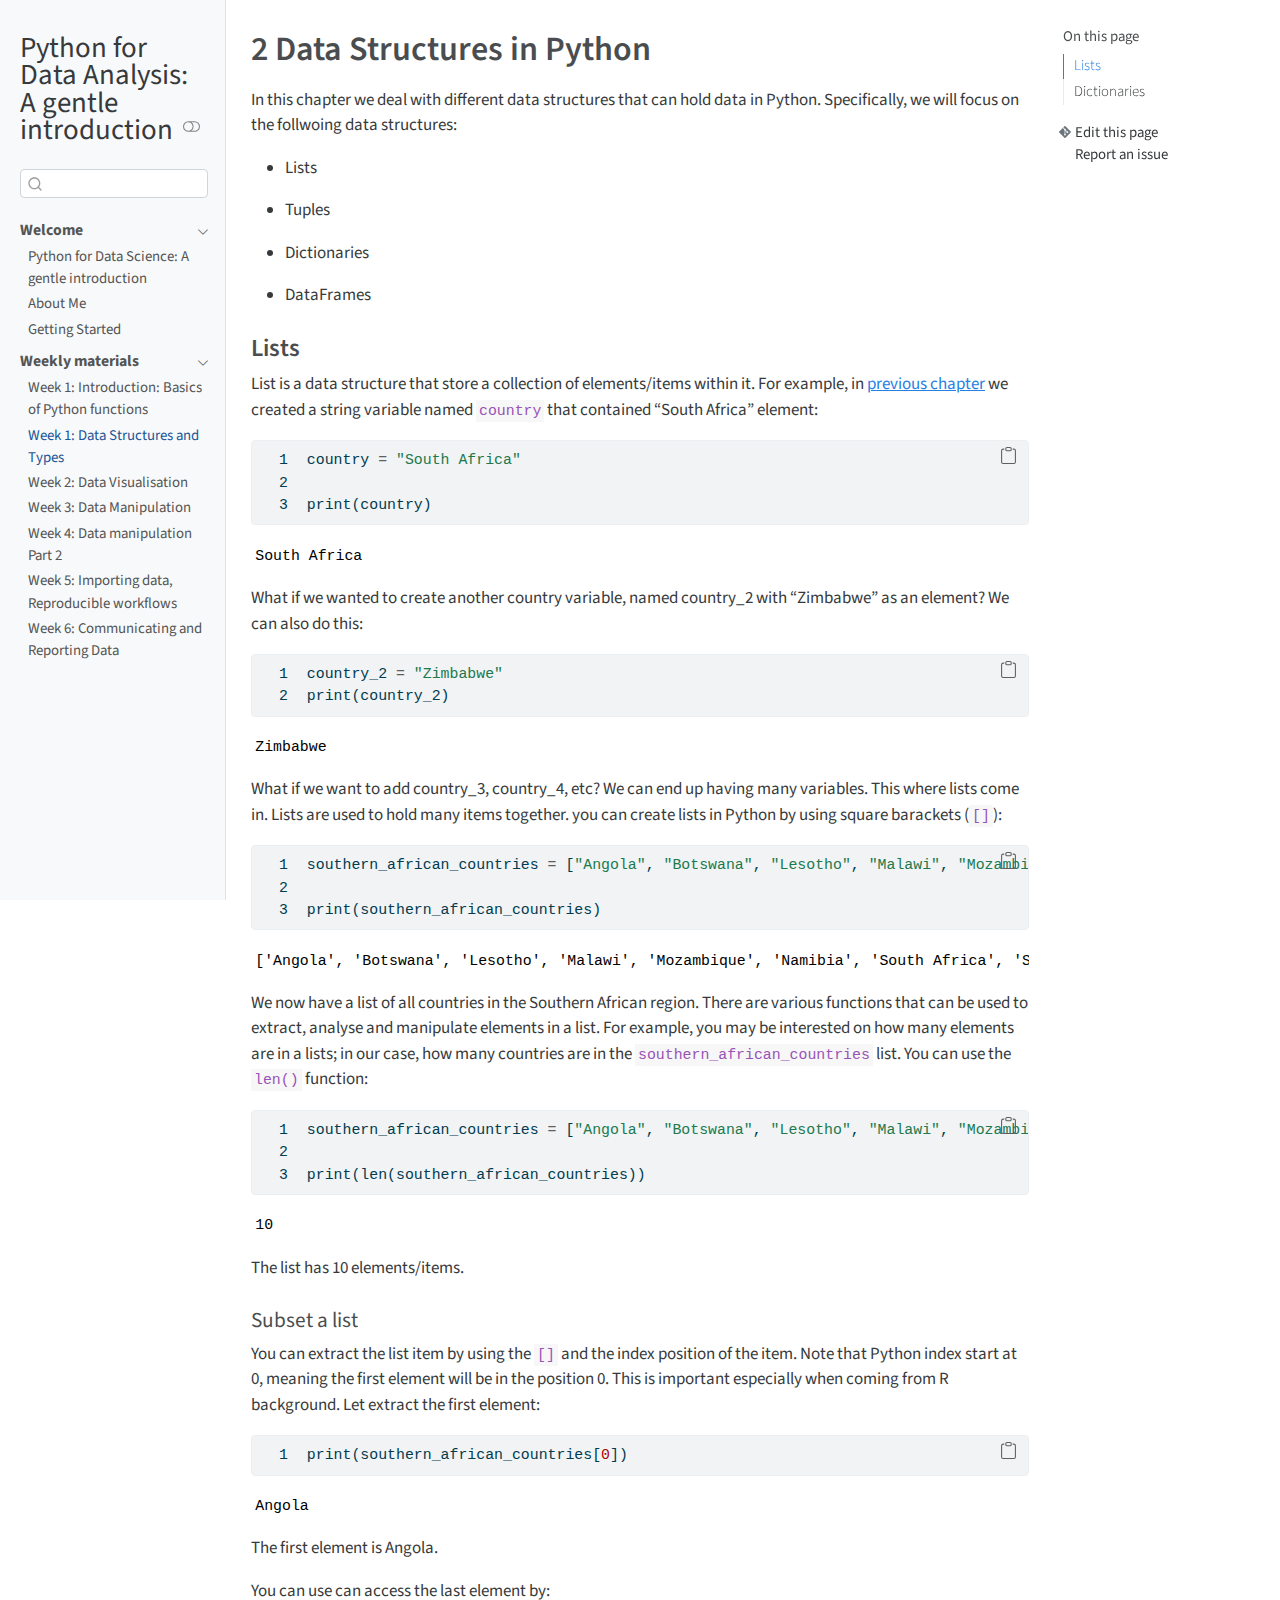
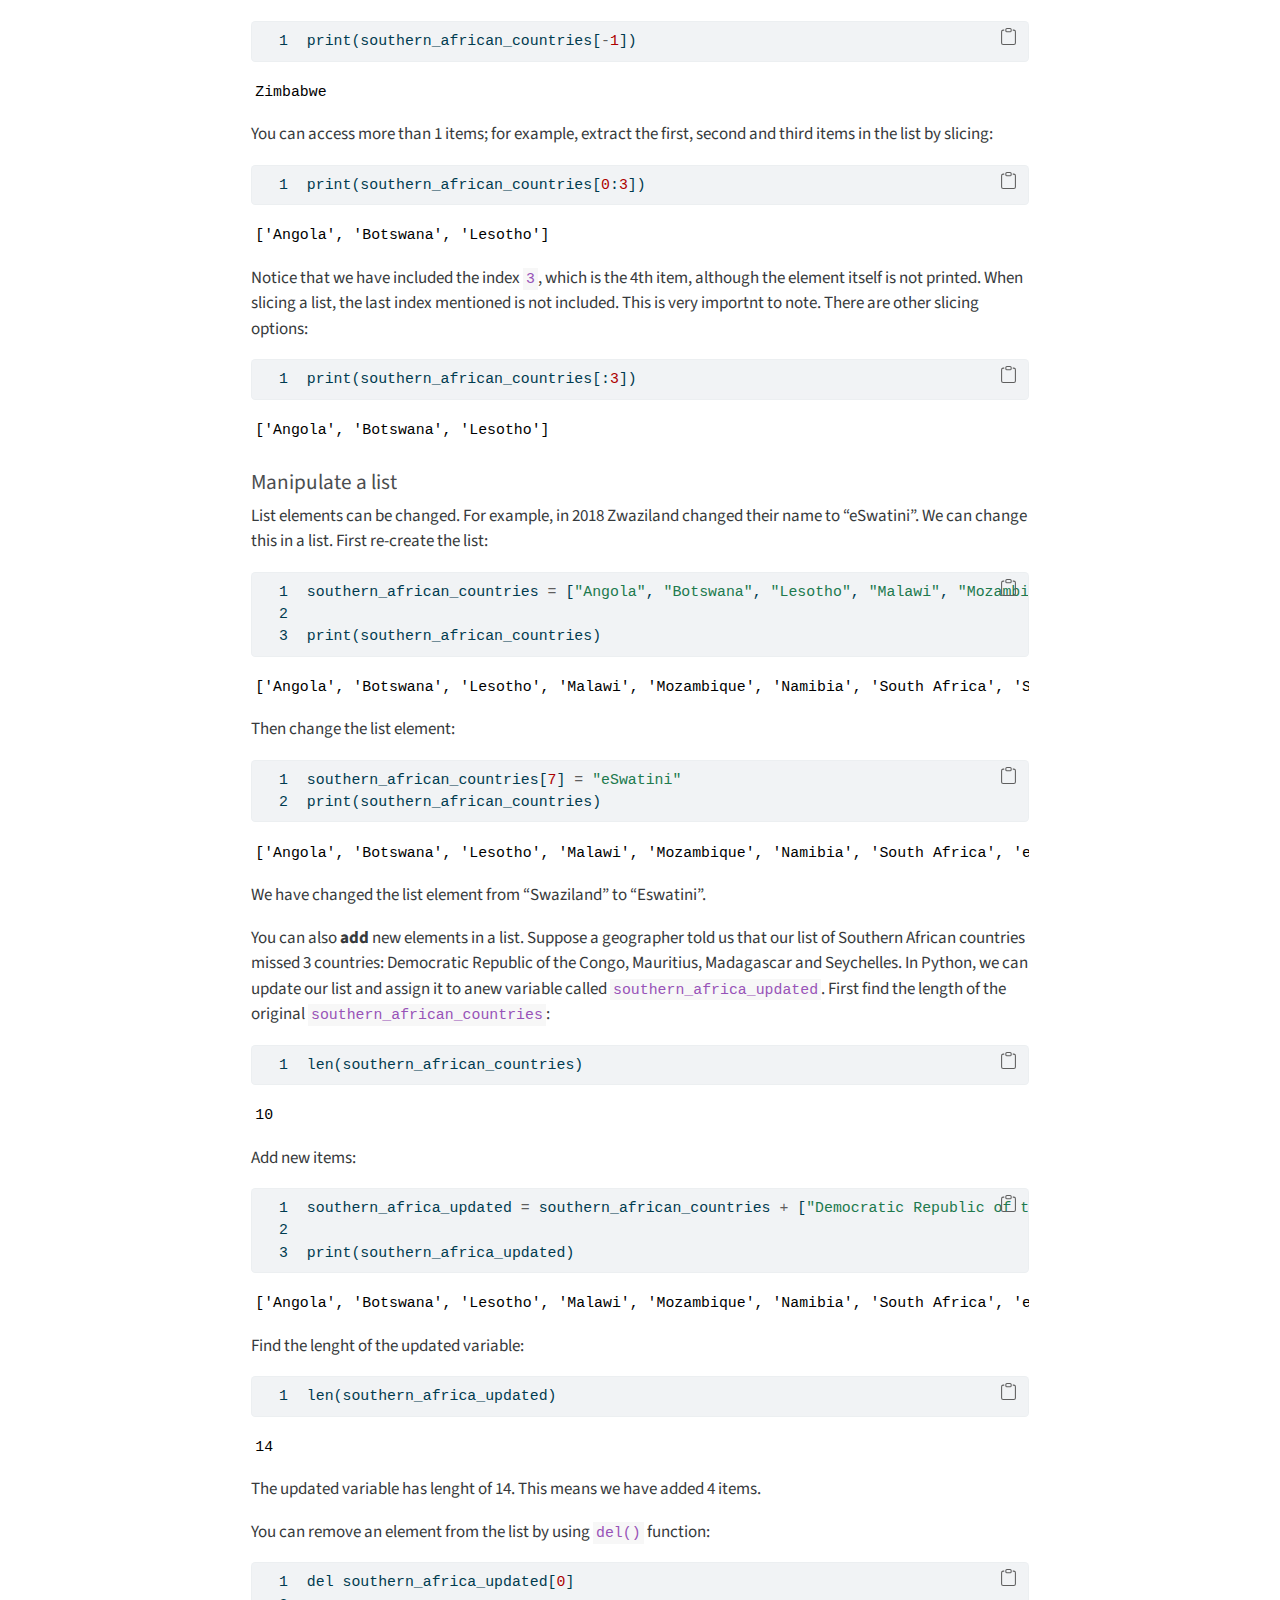
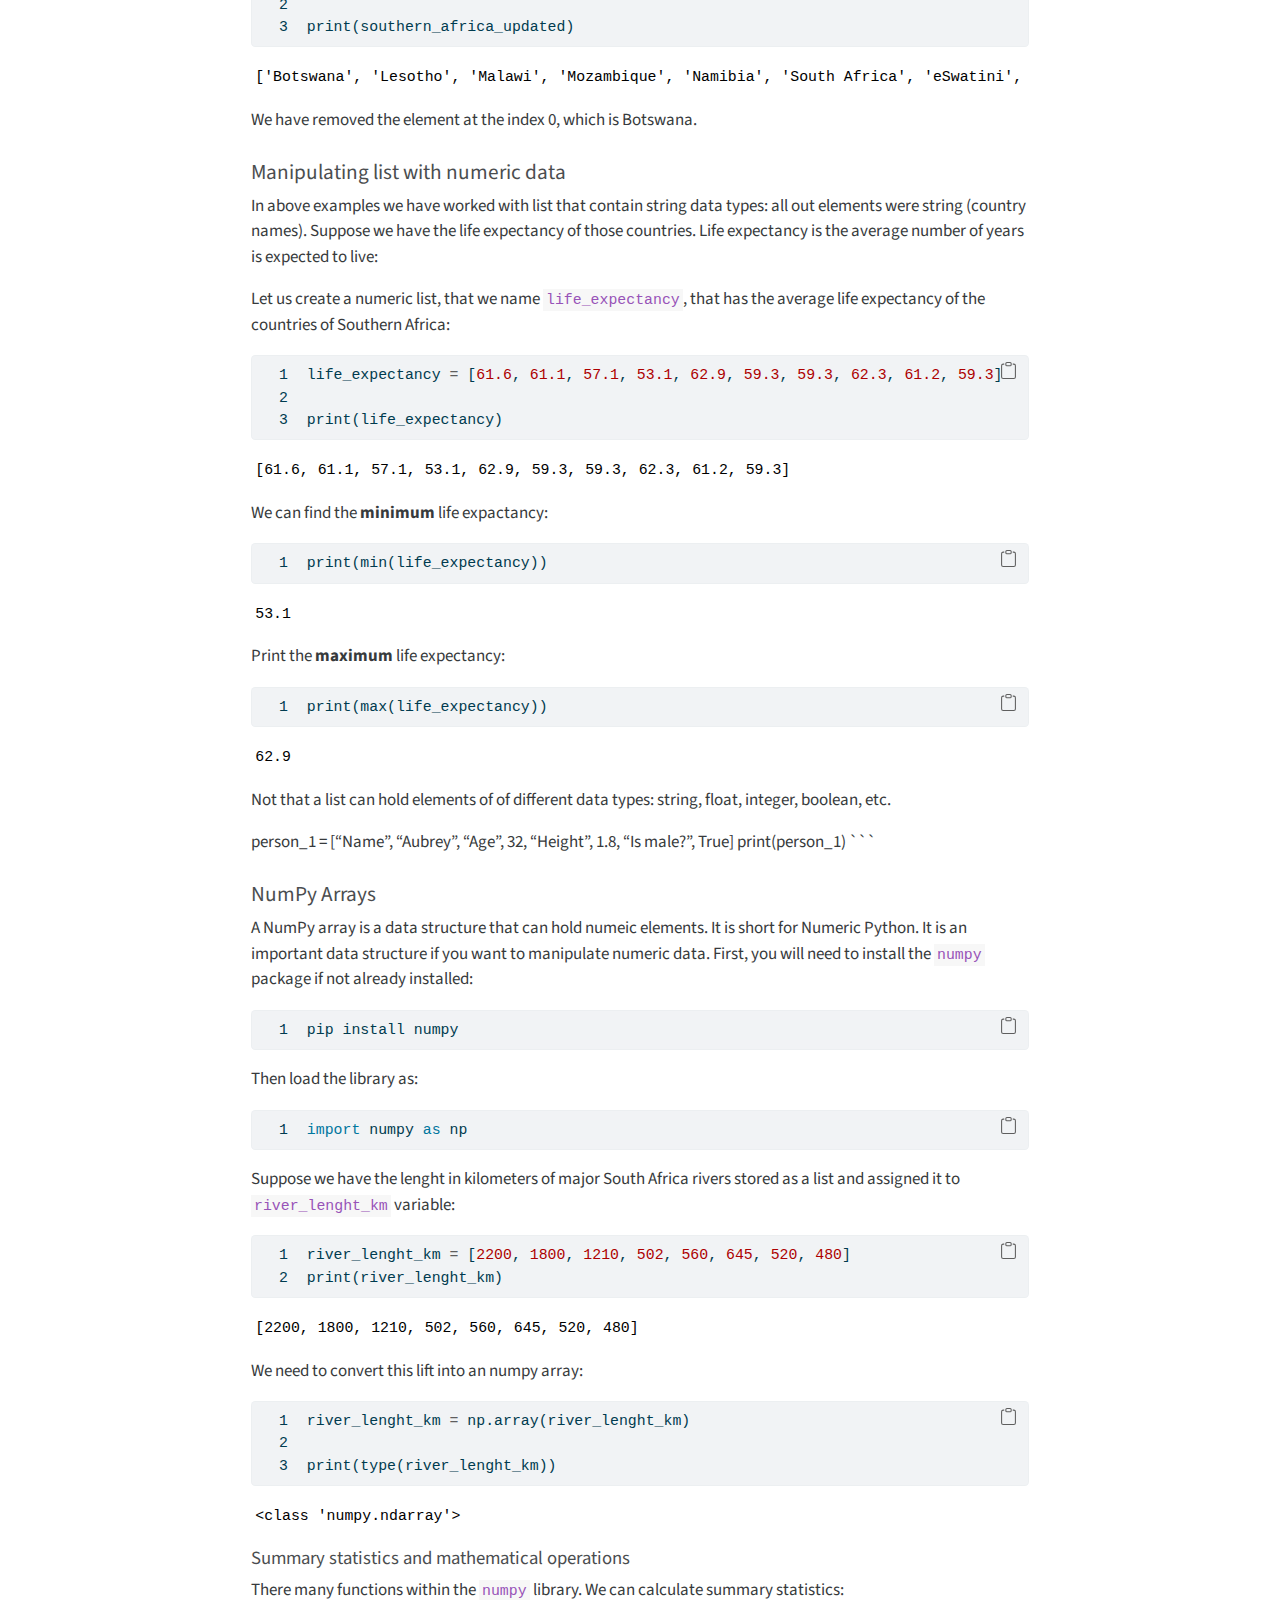
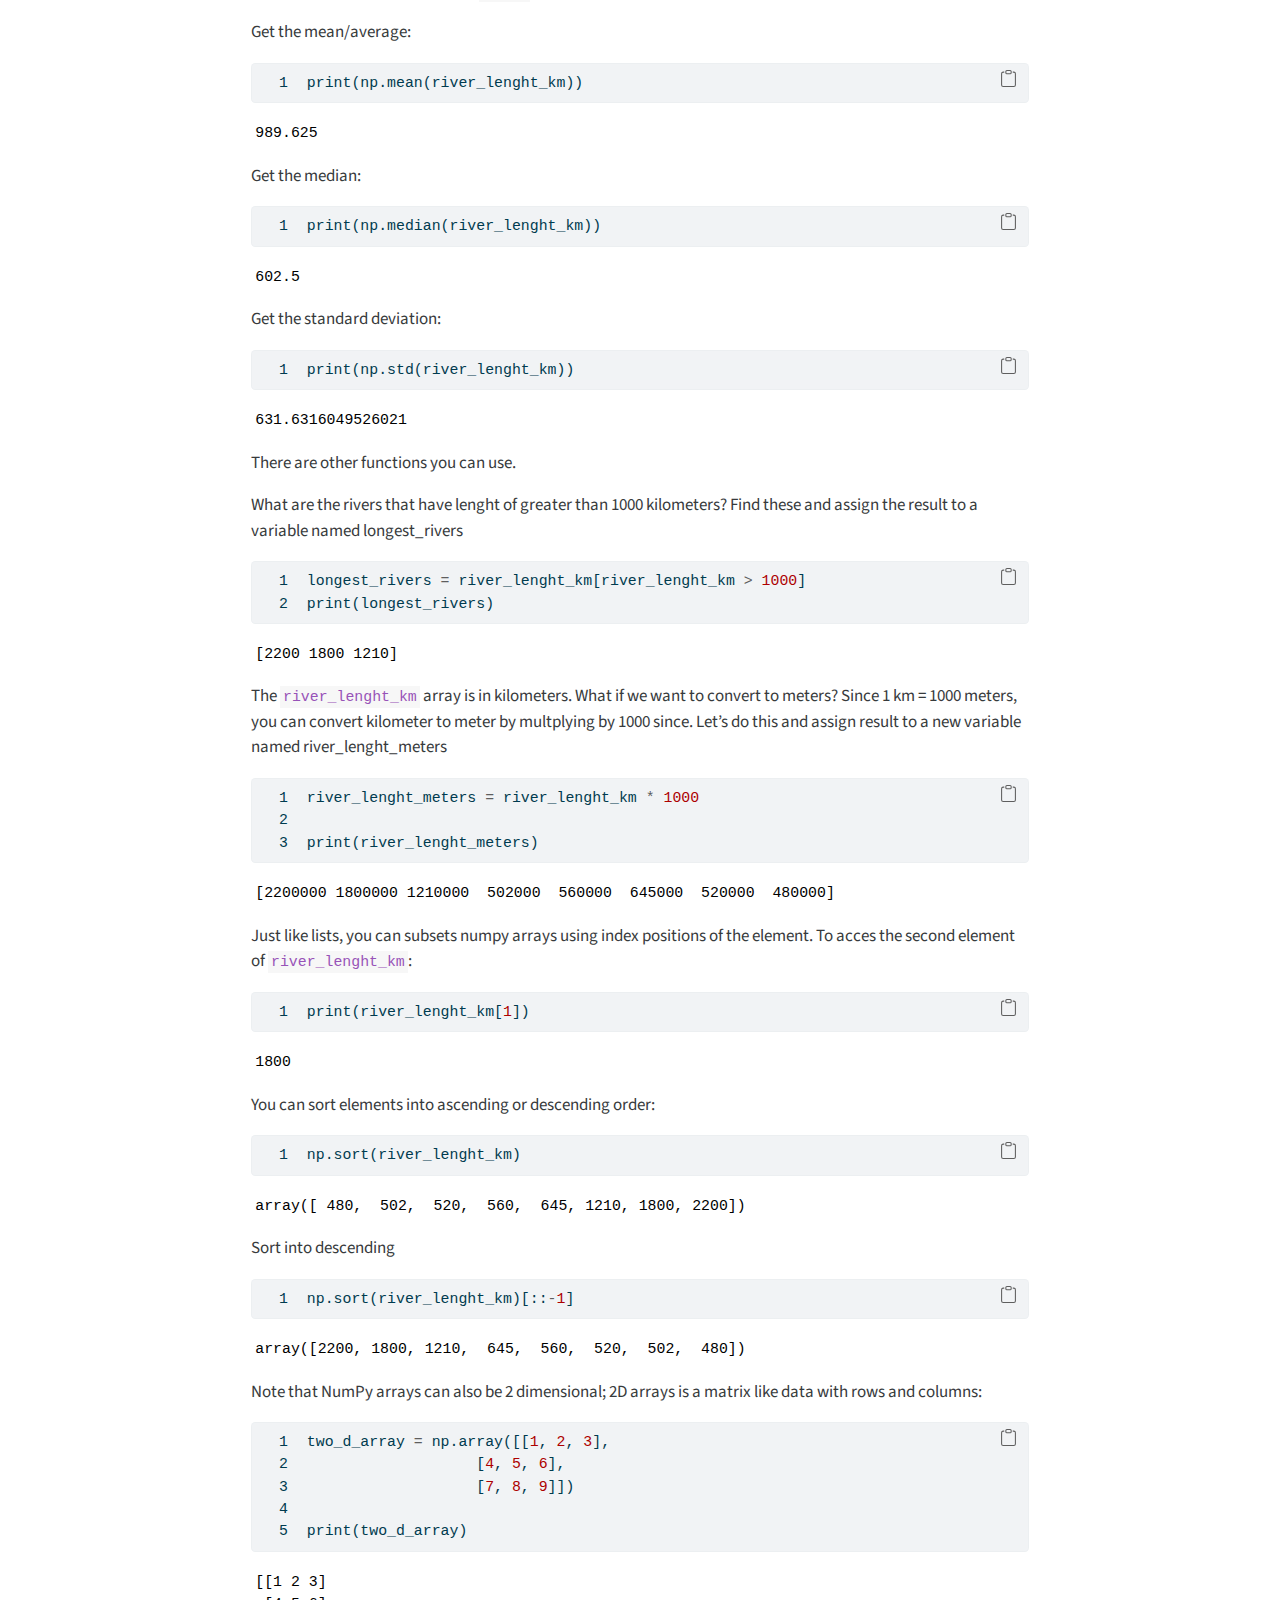
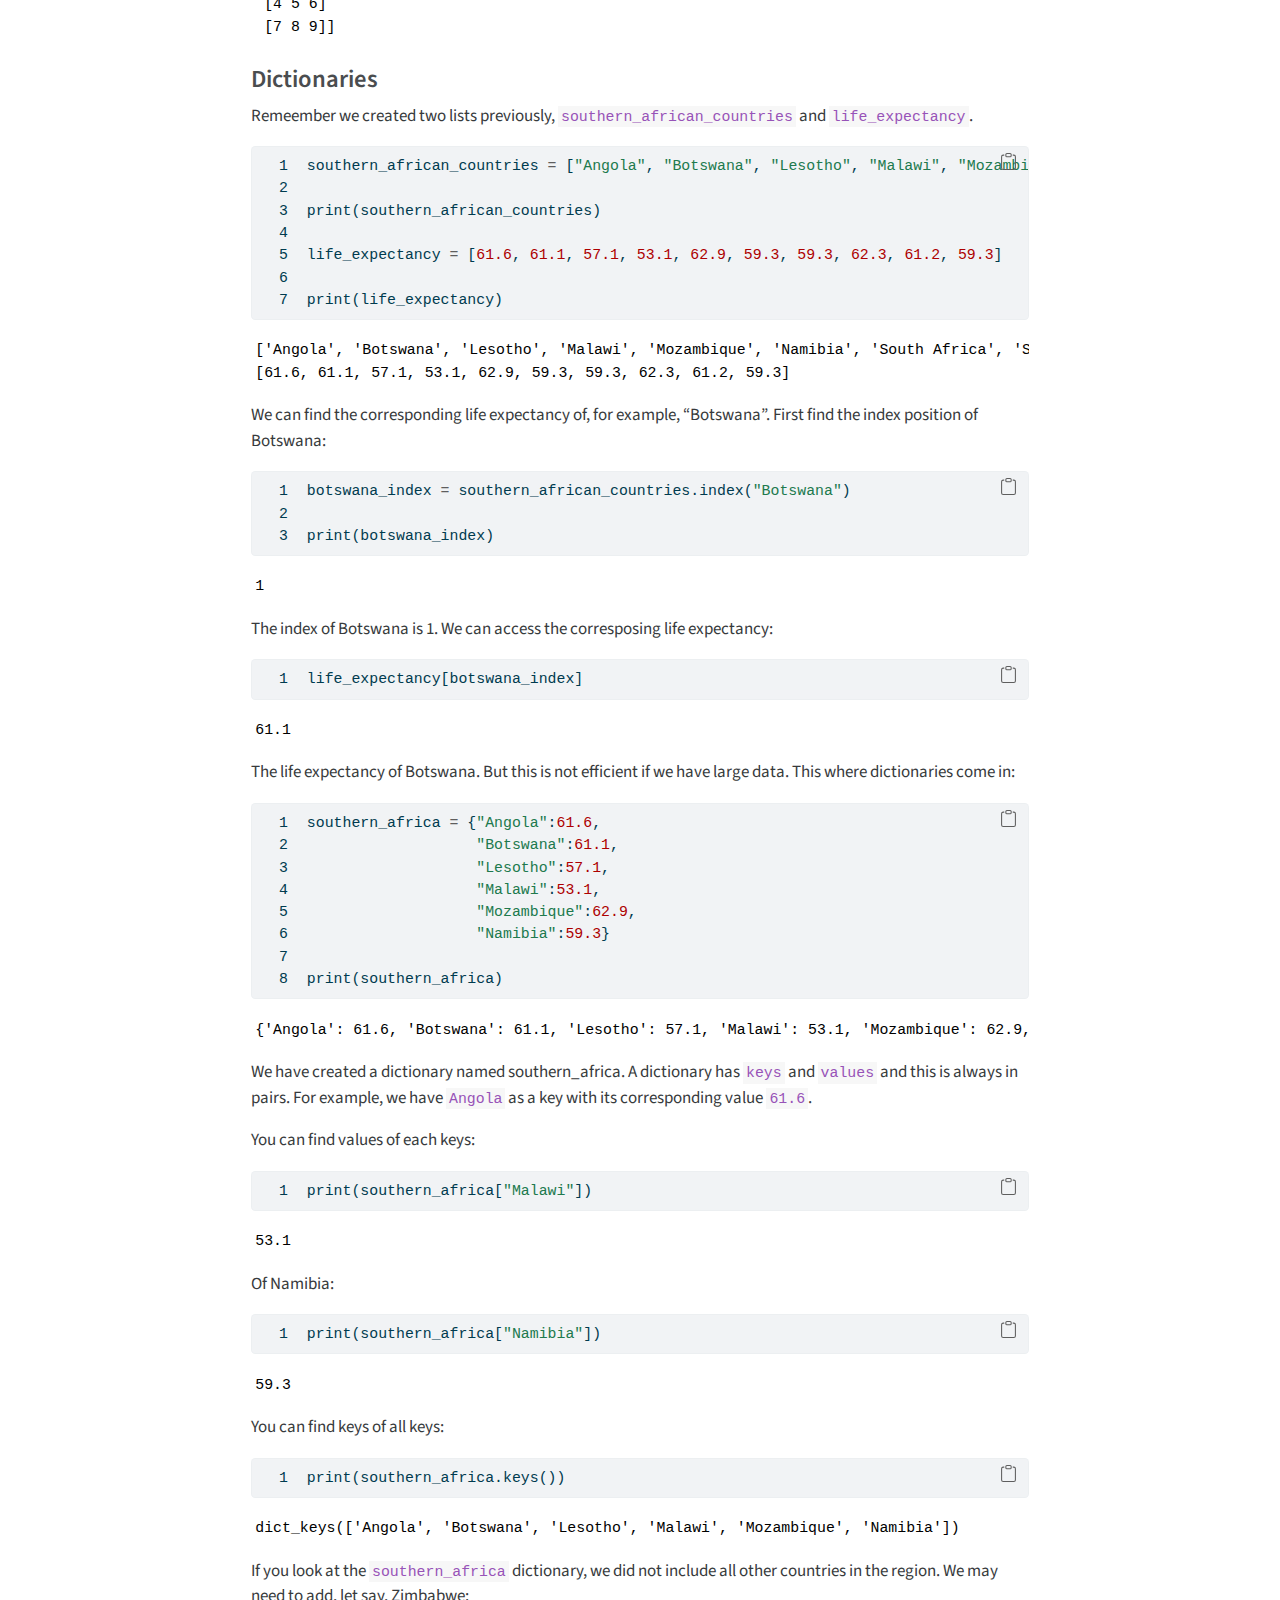
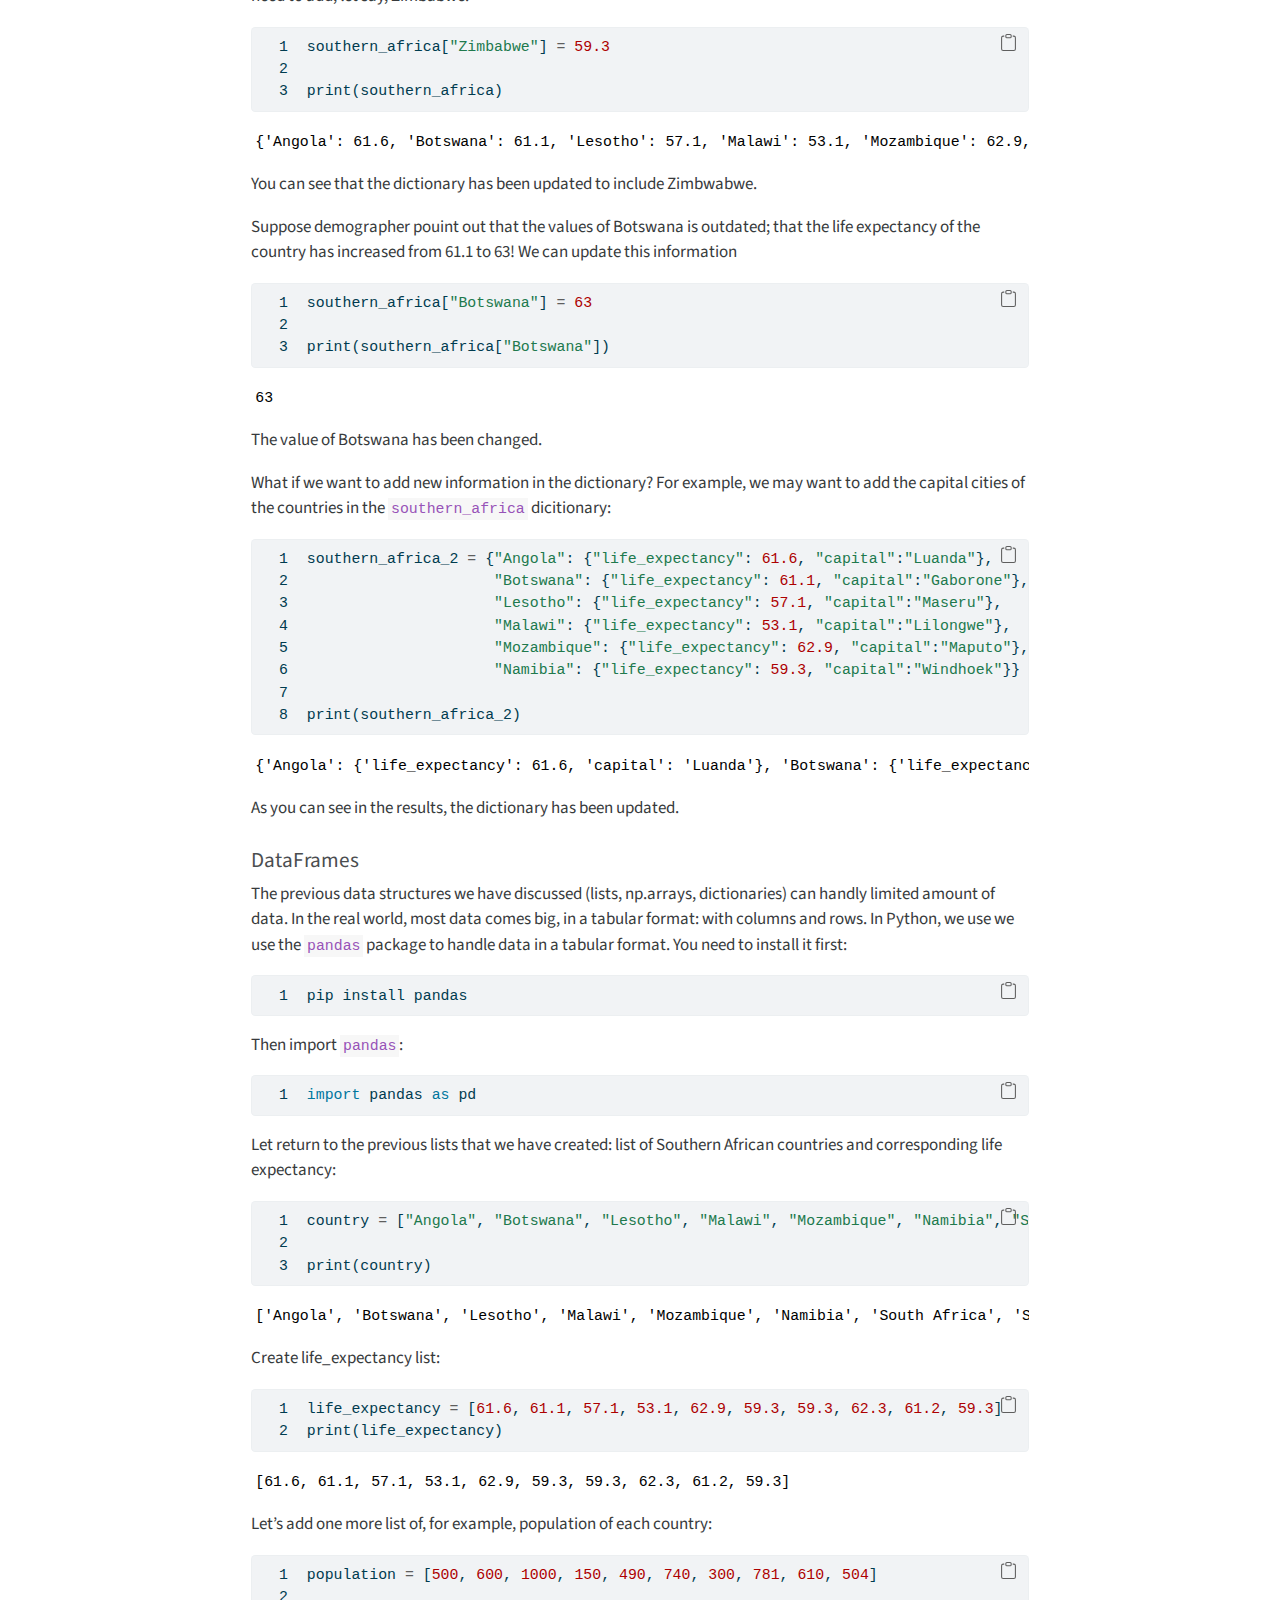
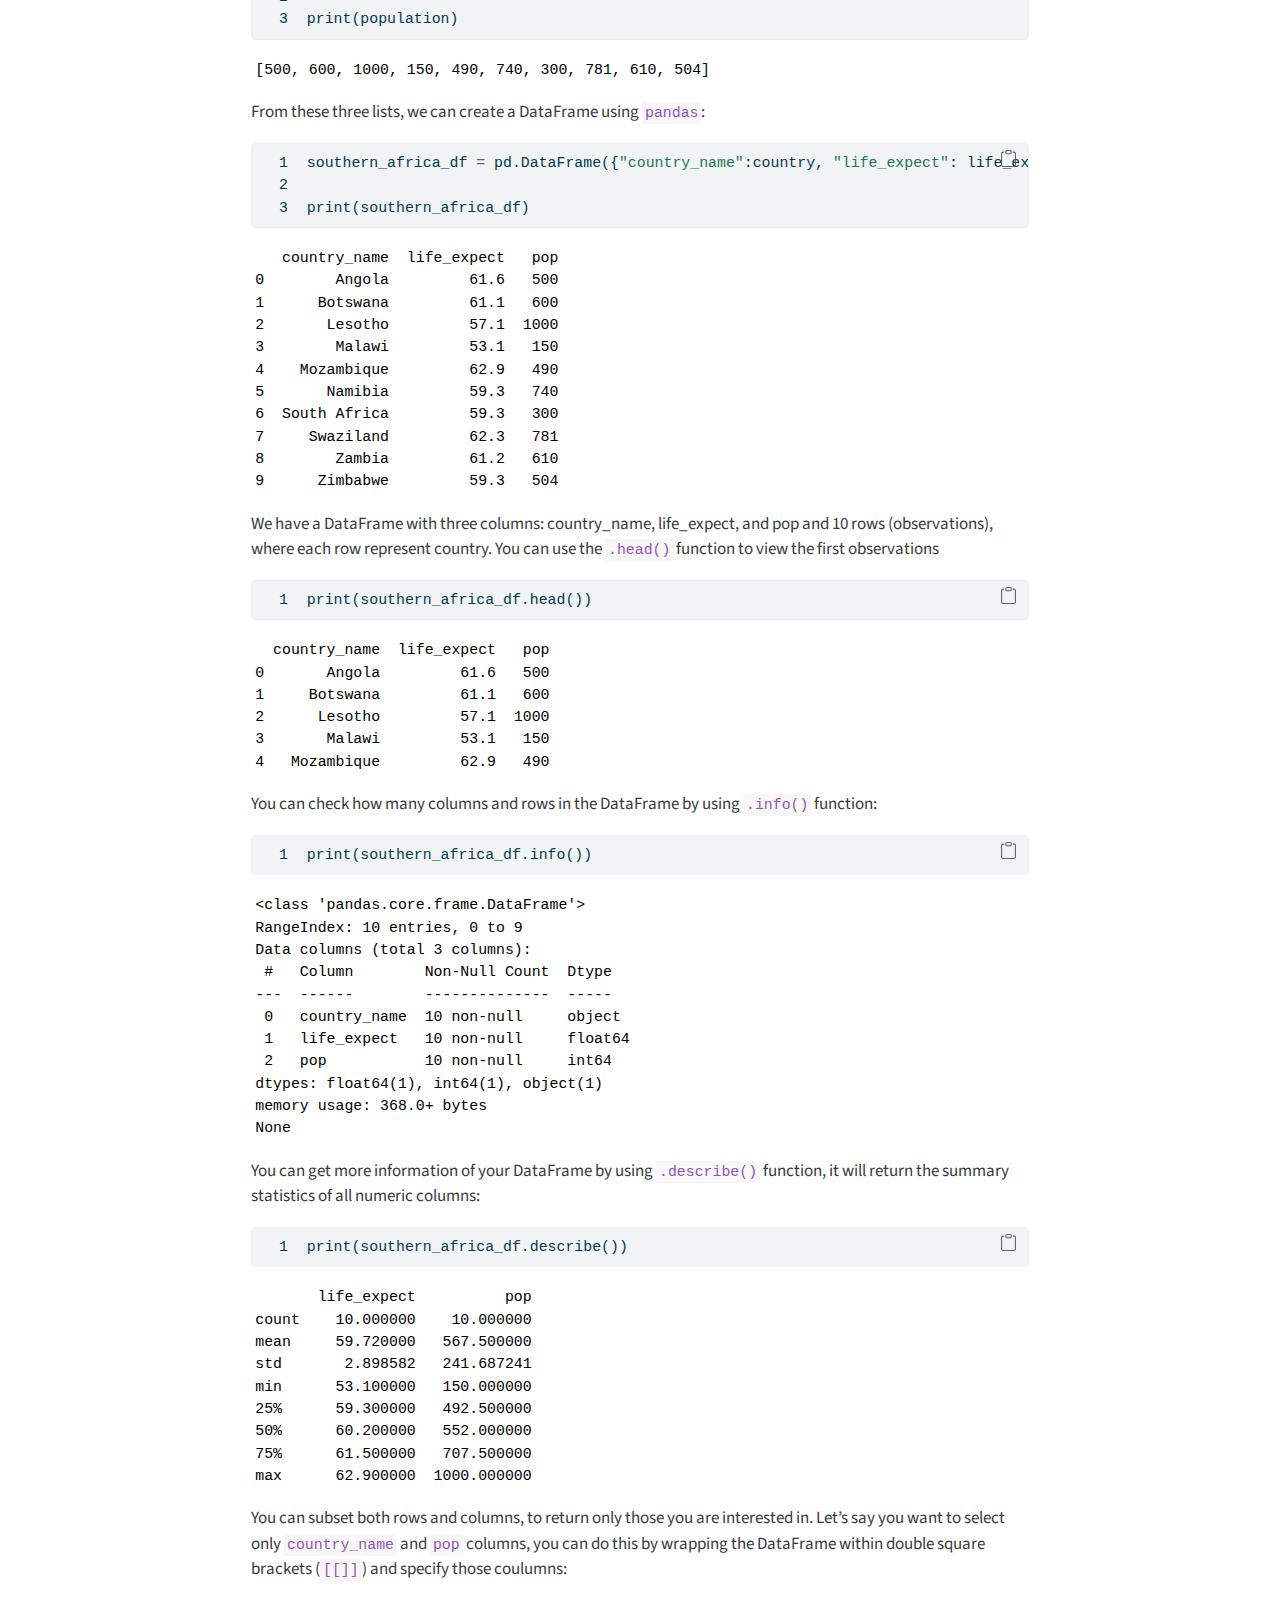
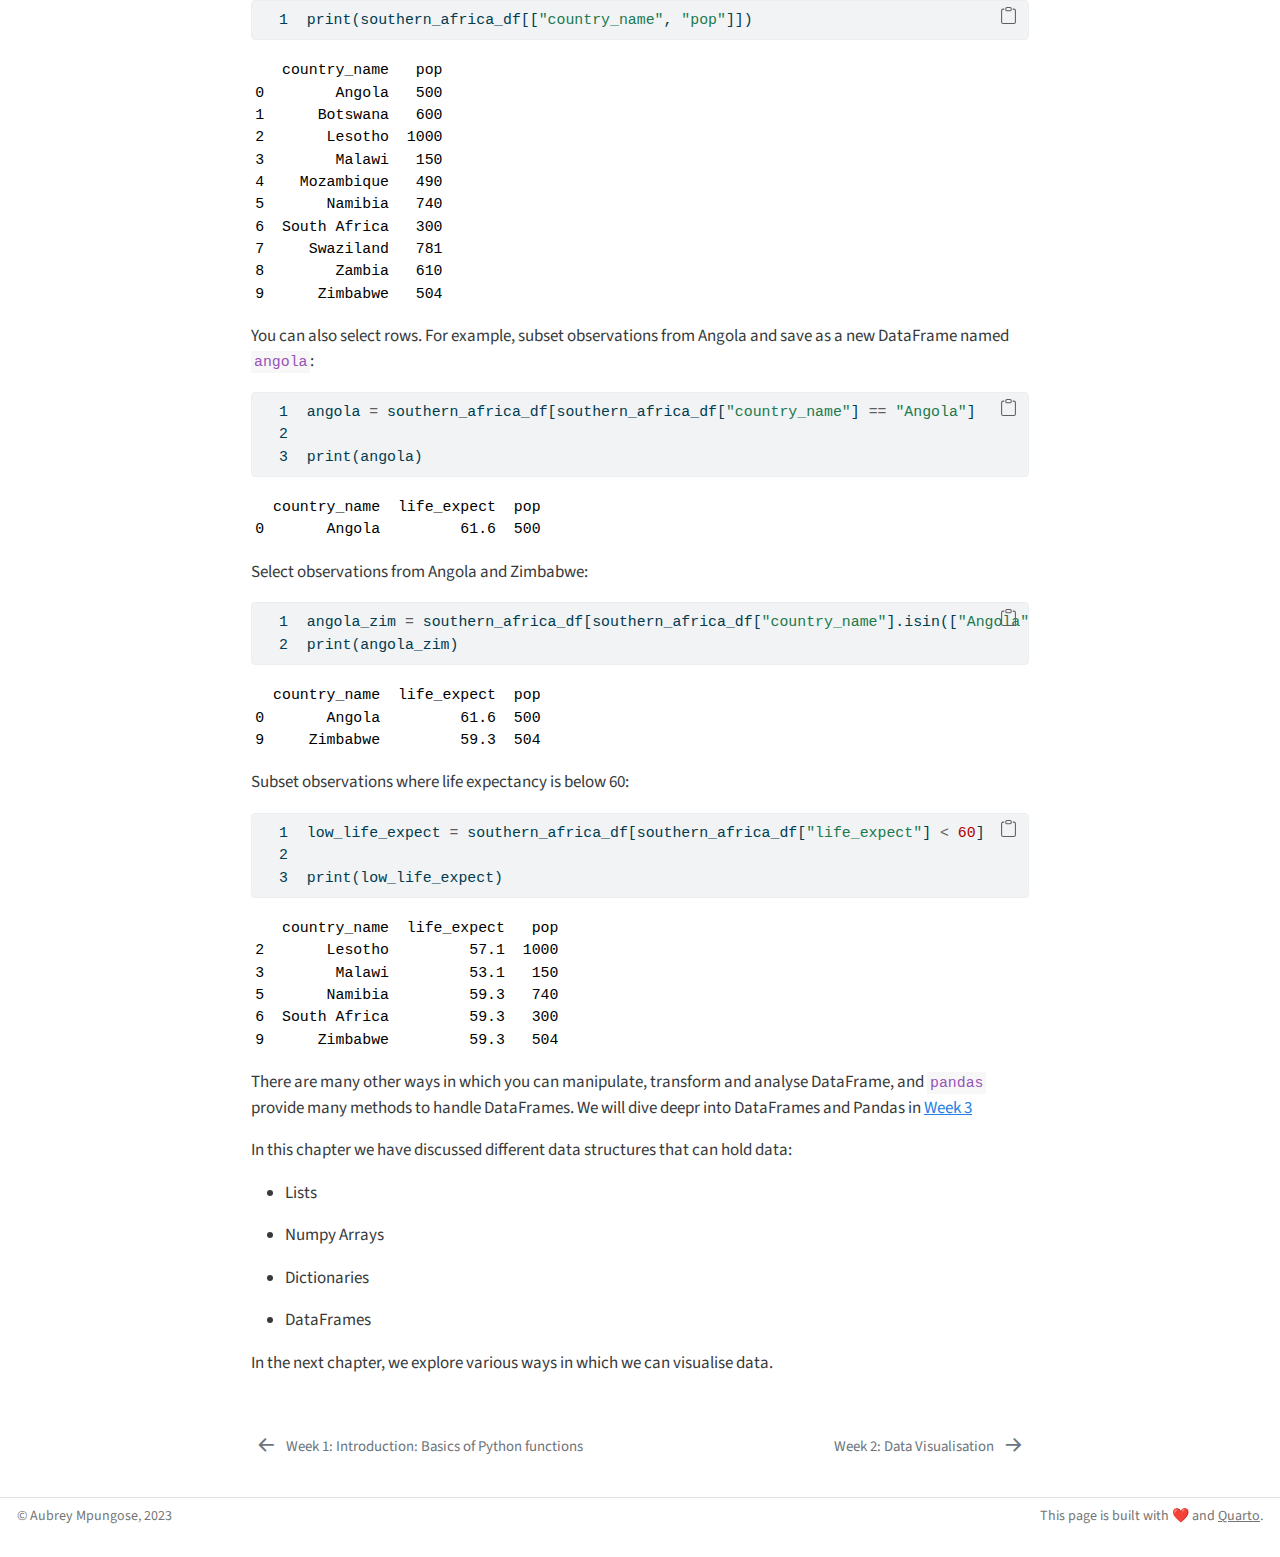
<file: docs/weeks/week-1b.html>
<!DOCTYPE html>
<html xmlns="http://www.w3.org/1999/xhtml" lang="en" xml:lang="en"><head>

<meta charset="utf-8">
<meta name="generator" content="quarto-1.3.433">

<meta name="viewport" content="width=device-width, initial-scale=1.0, user-scalable=yes">


<title>Python for Data Analysis: A gentle introduction - 2 Data Structures in Python</title>
<style>
code{white-space: pre-wrap;}
span.smallcaps{font-variant: small-caps;}
div.columns{display: flex; gap: min(4vw, 1.5em);}
div.column{flex: auto; overflow-x: auto;}
div.hanging-indent{margin-left: 1.5em; text-indent: -1.5em;}
ul.task-list{list-style: none;}
ul.task-list li input[type="checkbox"] {
  width: 0.8em;
  margin: 0 0.8em 0.2em -1em; /* quarto-specific, see https://github.com/quarto-dev/quarto-cli/issues/4556 */ 
  vertical-align: middle;
}
/* CSS for syntax highlighting */
pre > code.sourceCode { white-space: pre; position: relative; }
pre > code.sourceCode > span { display: inline-block; line-height: 1.25; }
pre > code.sourceCode > span:empty { height: 1.2em; }
.sourceCode { overflow: visible; }
code.sourceCode > span { color: inherit; text-decoration: inherit; }
div.sourceCode { margin: 1em 0; }
pre.sourceCode { margin: 0; }
@media screen {
div.sourceCode { overflow: auto; }
}
@media print {
pre > code.sourceCode { white-space: pre-wrap; }
pre > code.sourceCode > span { text-indent: -5em; padding-left: 5em; }
}
pre.numberSource code
  { counter-reset: source-line 0; }
pre.numberSource code > span
  { position: relative; left: -4em; counter-increment: source-line; }
pre.numberSource code > span > a:first-child::before
  { content: counter(source-line);
    position: relative; left: -1em; text-align: right; vertical-align: baseline;
    border: none; display: inline-block;
    -webkit-touch-callout: none; -webkit-user-select: none;
    -khtml-user-select: none; -moz-user-select: none;
    -ms-user-select: none; user-select: none;
    padding: 0 4px; width: 4em;
  }
pre.numberSource { margin-left: 3em;  padding-left: 4px; }
div.sourceCode
  {   }
@media screen {
pre > code.sourceCode > span > a:first-child::before { text-decoration: underline; }
}
</style>


<script src="../site_libs/quarto-nav/quarto-nav.js"></script>
<script src="../site_libs/quarto-nav/headroom.min.js"></script>
<script src="../site_libs/clipboard/clipboard.min.js"></script>
<script src="../site_libs/quarto-search/autocomplete.umd.js"></script>
<script src="../site_libs/quarto-search/fuse.min.js"></script>
<script src="../site_libs/quarto-search/quarto-search.js"></script>
<meta name="quarto:offset" content="../">
<link href="../weeks/week-2.html" rel="next">
<link href="../weeks/week-1a.html" rel="prev">
<script src="../site_libs/quarto-html/quarto.js"></script>
<script src="../site_libs/quarto-html/popper.min.js"></script>
<script src="../site_libs/quarto-html/tippy.umd.min.js"></script>
<script src="../site_libs/quarto-html/anchor.min.js"></script>
<link href="../site_libs/quarto-html/tippy.css" rel="stylesheet">
<link href="../site_libs/quarto-html/quarto-syntax-highlighting.css" rel="stylesheet" class="quarto-color-scheme" id="quarto-text-highlighting-styles">
<link href="../site_libs/quarto-html/quarto-syntax-highlighting-dark.css" rel="prefetch" class="quarto-color-scheme quarto-color-alternate" id="quarto-text-highlighting-styles">
<script src="../site_libs/bootstrap/bootstrap.min.js"></script>
<link href="../site_libs/bootstrap/bootstrap-icons.css" rel="stylesheet">
<link href="../site_libs/bootstrap/bootstrap.min.css" rel="stylesheet" class="quarto-color-scheme" id="quarto-bootstrap" data-mode="light">
<link href="../site_libs/bootstrap/bootstrap-dark.min.css" rel="prefetch" class="quarto-color-scheme quarto-color-alternate" id="quarto-bootstrap" data-mode="dark">
<script id="quarto-search-options" type="application/json">{
  "location": "sidebar",
  "copy-button": false,
  "collapse-after": 3,
  "panel-placement": "start",
  "type": "textbox",
  "limit": 20,
  "language": {
    "search-no-results-text": "No results",
    "search-matching-documents-text": "matching documents",
    "search-copy-link-title": "Copy link to search",
    "search-hide-matches-text": "Hide additional matches",
    "search-more-match-text": "more match in this document",
    "search-more-matches-text": "more matches in this document",
    "search-clear-button-title": "Clear",
    "search-detached-cancel-button-title": "Cancel",
    "search-submit-button-title": "Submit",
    "search-label": "Search"
  }
}</script>


<link rel="stylesheet" href="../styles.css">
</head>

<body class="nav-sidebar docked">

<div id="quarto-search-results"></div>
  <header id="quarto-header" class="headroom fixed-top">
  <nav class="quarto-secondary-nav">
    <div class="container-fluid d-flex">
      <button type="button" class="quarto-btn-toggle btn" data-bs-toggle="collapse" data-bs-target="#quarto-sidebar,#quarto-sidebar-glass" aria-controls="quarto-sidebar" aria-expanded="false" aria-label="Toggle sidebar navigation" onclick="if (window.quartoToggleHeadroom) { window.quartoToggleHeadroom(); }">
        <i class="bi bi-layout-text-sidebar-reverse"></i>
      </button>
      <nav class="quarto-page-breadcrumbs" aria-label="breadcrumb"><ol class="breadcrumb"><li class="breadcrumb-item"><a href="../weeks/week-1a.html"><strong>Weekly materials</strong></a></li><li class="breadcrumb-item"><a href="../weeks/week-1b.html">Week 1: Data Structures and Types</a></li></ol></nav>
      <a class="flex-grow-1" role="button" data-bs-toggle="collapse" data-bs-target="#quarto-sidebar,#quarto-sidebar-glass" aria-controls="quarto-sidebar" aria-expanded="false" aria-label="Toggle sidebar navigation" onclick="if (window.quartoToggleHeadroom) { window.quartoToggleHeadroom(); }">      
      </a>
      <button type="button" class="btn quarto-search-button" aria-label="" onclick="window.quartoOpenSearch();">
        <i class="bi bi-search"></i>
      </button>
    </div>
  </nav>
</header>
<!-- content -->
<div id="quarto-content" class="quarto-container page-columns page-rows-contents page-layout-article">
<!-- sidebar -->
  <nav id="quarto-sidebar" class="sidebar collapse collapse-horizontal sidebar-navigation docked overflow-auto">
    <div class="pt-lg-2 mt-2 text-left sidebar-header">
    <div class="sidebar-title mb-0 py-0">
      <a href="../">Python for Data Analysis: A gentle introduction</a> 
        <div class="sidebar-tools-main">
  <a href="" class="quarto-color-scheme-toggle quarto-navigation-tool  px-1" onclick="window.quartoToggleColorScheme(); return false;" title="Toggle dark mode"><i class="bi"></i></a>
</div>
    </div>
      </div>
        <div class="mt-2 flex-shrink-0 align-items-center">
        <div class="sidebar-search">
        <div id="quarto-search" class="" title="Search"></div>
        </div>
        </div>
    <div class="sidebar-menu-container"> 
    <ul class="list-unstyled mt-1">
        <li class="sidebar-item sidebar-item-section">
      <div class="sidebar-item-container"> 
            <a class="sidebar-item-text sidebar-link text-start" data-bs-toggle="collapse" data-bs-target="#quarto-sidebar-section-1" aria-expanded="true">
 <span class="menu-text"><strong>Welcome</strong></span></a>
          <a class="sidebar-item-toggle text-start" data-bs-toggle="collapse" data-bs-target="#quarto-sidebar-section-1" aria-expanded="true" aria-label="Toggle section">
            <i class="bi bi-chevron-right ms-2"></i>
          </a> 
      </div>
      <ul id="quarto-sidebar-section-1" class="collapse list-unstyled sidebar-section depth1 show">  
          <li class="sidebar-item">
  <div class="sidebar-item-container"> 
  <a href="../index.html" class="sidebar-item-text sidebar-link">
 <span class="menu-text">Python for Data Science: A gentle introduction</span></a>
  </div>
</li>
          <li class="sidebar-item">
  <div class="sidebar-item-container"> 
  <a href="../my-profile.html" class="sidebar-item-text sidebar-link">
 <span class="menu-text">About Me</span></a>
  </div>
</li>
          <li class="sidebar-item">
  <div class="sidebar-item-container"> 
  <a href="../getting-started.html" class="sidebar-item-text sidebar-link">
 <span class="menu-text">Getting Started</span></a>
  </div>
</li>
      </ul>
  </li>
        <li class="sidebar-item sidebar-item-section">
      <div class="sidebar-item-container"> 
            <a class="sidebar-item-text sidebar-link text-start" data-bs-toggle="collapse" data-bs-target="#quarto-sidebar-section-2" aria-expanded="true">
 <span class="menu-text"><strong>Weekly materials</strong></span></a>
          <a class="sidebar-item-toggle text-start" data-bs-toggle="collapse" data-bs-target="#quarto-sidebar-section-2" aria-expanded="true" aria-label="Toggle section">
            <i class="bi bi-chevron-right ms-2"></i>
          </a> 
      </div>
      <ul id="quarto-sidebar-section-2" class="collapse list-unstyled sidebar-section depth1 show">  
          <li class="sidebar-item">
  <div class="sidebar-item-container"> 
  <a href="../weeks/week-1a.html" class="sidebar-item-text sidebar-link">
 <span class="menu-text">Week 1: Introduction: Basics of Python functions</span></a>
  </div>
</li>
          <li class="sidebar-item">
  <div class="sidebar-item-container"> 
  <a href="../weeks/week-1b.html" class="sidebar-item-text sidebar-link active">
 <span class="menu-text">Week 1: Data Structures and Types</span></a>
  </div>
</li>
          <li class="sidebar-item">
  <div class="sidebar-item-container"> 
  <a href="../weeks/week-2.html" class="sidebar-item-text sidebar-link">
 <span class="menu-text">Week 2: Data Visualisation</span></a>
  </div>
</li>
          <li class="sidebar-item">
  <div class="sidebar-item-container"> 
  <a href="../weeks/week-3.html" class="sidebar-item-text sidebar-link">
 <span class="menu-text">Week 3: Data Manipulation</span></a>
  </div>
</li>
          <li class="sidebar-item">
  <div class="sidebar-item-container"> 
  <a href="../weeks/week-4.html" class="sidebar-item-text sidebar-link">
 <span class="menu-text">Week 4: Data manipulation Part 2</span></a>
  </div>
</li>
          <li class="sidebar-item">
  <div class="sidebar-item-container"> 
  <a href="../weeks/week-5.html" class="sidebar-item-text sidebar-link">
 <span class="menu-text">Week 5: Importing data, Reproducible workflows</span></a>
  </div>
</li>
          <li class="sidebar-item">
  <div class="sidebar-item-container"> 
  <a href="../weeks/week-6.html" class="sidebar-item-text sidebar-link">
 <span class="menu-text">Week 6: Communicating and Reporting Data</span></a>
  </div>
</li>
      </ul>
  </li>
    </ul>
    </div>
</nav>
<div id="quarto-sidebar-glass" data-bs-toggle="collapse" data-bs-target="#quarto-sidebar,#quarto-sidebar-glass"></div>
<!-- margin-sidebar -->
    <div id="quarto-margin-sidebar" class="sidebar margin-sidebar">
        <nav id="TOC" role="doc-toc" class="toc-active">
    <h2 id="toc-title">On this page</h2>
   
  <ul>
  <li><a href="#lists" id="toc-lists" class="nav-link active" data-scroll-target="#lists">Lists</a></li>
  <li><a href="#dictionaries" id="toc-dictionaries" class="nav-link" data-scroll-target="#dictionaries">Dictionaries</a></li>
  </ul>
<div class="toc-actions"><div><i class="bi bi-git"></i></div><div class="action-links"><p><a href="https://aubreympungose.github.io/python_course/edit/main/weeks/week-1b.qmd" class="toc-action">Edit this page</a></p><p><a href="https://aubreympungose.github.io/python_course/issues/new" class="toc-action">Report an issue</a></p></div></div></nav>
    </div>
<!-- main -->
<main class="content" id="quarto-document-content">

<header id="title-block-header" class="quarto-title-block default">
<div class="quarto-title">
<h1 class="title">2 Data Structures in Python</h1>
</div>



<div class="quarto-title-meta">

    
  
    
  </div>
  

</header>

<p>In this chapter we deal with different data structures that can hold data in Python. Specifically, we will focus on the follwoing data structures:</p>
<ul>
<li><p>Lists</p></li>
<li><p>Tuples</p></li>
<li><p>Dictionaries</p></li>
<li><p>DataFrames</p></li>
</ul>
<section id="lists" class="level3">
<h3 class="anchored" data-anchor-id="lists">Lists</h3>
<p>List is a data structure that store a collection of elements/items within it. For example, in <a href="../weeks/week-1a.html">previous chapter</a> we created a string variable named <code>country</code> that contained “South Africa” element:</p>
<div class="cell" data-execution_count="1">
<div class="sourceCode cell-code" id="cb1"><pre class="sourceCode numberSource python number-lines code-with-copy"><code class="sourceCode python"><span id="cb1-1"><a href="#cb1-1"></a>country <span class="op">=</span> <span class="st">"South Africa"</span></span>
<span id="cb1-2"><a href="#cb1-2"></a></span>
<span id="cb1-3"><a href="#cb1-3"></a><span class="bu">print</span>(country)</span></code><button title="Copy to Clipboard" class="code-copy-button"><i class="bi"></i></button></pre></div>
<div class="cell-output cell-output-stdout">
<pre><code>South Africa</code></pre>
</div>
</div>
<p>What if we wanted to create another country variable, named country_2 with “Zimbabwe” as an element? We can also do this:</p>
<div class="cell" data-execution_count="2">
<div class="sourceCode cell-code" id="cb3"><pre class="sourceCode numberSource python number-lines code-with-copy"><code class="sourceCode python"><span id="cb3-1"><a href="#cb3-1"></a>country_2 <span class="op">=</span> <span class="st">"Zimbabwe"</span></span>
<span id="cb3-2"><a href="#cb3-2"></a><span class="bu">print</span>(country_2)</span></code><button title="Copy to Clipboard" class="code-copy-button"><i class="bi"></i></button></pre></div>
<div class="cell-output cell-output-stdout">
<pre><code>Zimbabwe</code></pre>
</div>
</div>
<p>What if we want to add country_3, country_4, etc? We can end up having many variables. This where lists come in. Lists are used to hold many items together. you can create lists in Python by using square barackets (<code>[]</code>):</p>
<div class="cell" data-execution_count="3">
<div class="sourceCode cell-code" id="cb5"><pre class="sourceCode numberSource python number-lines code-with-copy"><code class="sourceCode python"><span id="cb5-1"><a href="#cb5-1"></a>southern_african_countries <span class="op">=</span> [<span class="st">"Angola"</span>, <span class="st">"Botswana"</span>, <span class="st">"Lesotho"</span>, <span class="st">"Malawi"</span>, <span class="st">"Mozambique"</span>, <span class="st">"Namibia"</span>, <span class="st">"South Africa"</span>, <span class="st">"Swaziland"</span>, <span class="st">"Zambia"</span>, <span class="st">"Zimbabwe"</span>]</span>
<span id="cb5-2"><a href="#cb5-2"></a></span>
<span id="cb5-3"><a href="#cb5-3"></a><span class="bu">print</span>(southern_african_countries)</span></code><button title="Copy to Clipboard" class="code-copy-button"><i class="bi"></i></button></pre></div>
<div class="cell-output cell-output-stdout">
<pre><code>['Angola', 'Botswana', 'Lesotho', 'Malawi', 'Mozambique', 'Namibia', 'South Africa', 'Swaziland', 'Zambia', 'Zimbabwe']</code></pre>
</div>
</div>
<p>We now have a list of all countries in the Southern African region. There are various functions that can be used to extract, analyse and manipulate elements in a list. For example, you may be interested on how many elements are in a lists; in our case, how many countries are in the <code>southern_african_countries</code> list. You can use the <code>len()</code> function:</p>
<div class="cell" data-execution_count="4">
<div class="sourceCode cell-code" id="cb7"><pre class="sourceCode numberSource python number-lines code-with-copy"><code class="sourceCode python"><span id="cb7-1"><a href="#cb7-1"></a>southern_african_countries <span class="op">=</span> [<span class="st">"Angola"</span>, <span class="st">"Botswana"</span>, <span class="st">"Lesotho"</span>, <span class="st">"Malawi"</span>, <span class="st">"Mozambique"</span>, <span class="st">"Namibia"</span>, <span class="st">"South Africa"</span>, <span class="st">"Swaziland"</span>, <span class="st">"Zambia"</span>, <span class="st">"Zimbabwe"</span>]</span>
<span id="cb7-2"><a href="#cb7-2"></a></span>
<span id="cb7-3"><a href="#cb7-3"></a><span class="bu">print</span>(<span class="bu">len</span>(southern_african_countries))</span></code><button title="Copy to Clipboard" class="code-copy-button"><i class="bi"></i></button></pre></div>
<div class="cell-output cell-output-stdout">
<pre><code>10</code></pre>
</div>
</div>
<p>The list has 10 elements/items.</p>
<section id="subset-a-list" class="level4">
<h4 class="anchored" data-anchor-id="subset-a-list">Subset a list</h4>
<p>You can extract the list item by using the <code>[]</code> and the index position of the item. Note that Python index start at 0, meaning the first element will be in the position 0. This is important especially when coming from R background. Let extract the first element:</p>
<div class="cell" data-execution_count="5">
<div class="sourceCode cell-code" id="cb9"><pre class="sourceCode numberSource python number-lines code-with-copy"><code class="sourceCode python"><span id="cb9-1"><a href="#cb9-1"></a><span class="bu">print</span>(southern_african_countries[<span class="dv">0</span>])</span></code><button title="Copy to Clipboard" class="code-copy-button"><i class="bi"></i></button></pre></div>
<div class="cell-output cell-output-stdout">
<pre><code>Angola</code></pre>
</div>
</div>
<p>The first element is Angola.</p>
<p>You can use can access the last element by:</p>
<div class="cell" data-execution_count="6">
<div class="sourceCode cell-code" id="cb11"><pre class="sourceCode numberSource python number-lines code-with-copy"><code class="sourceCode python"><span id="cb11-1"><a href="#cb11-1"></a><span class="bu">print</span>(southern_african_countries[<span class="op">-</span><span class="dv">1</span>])</span></code><button title="Copy to Clipboard" class="code-copy-button"><i class="bi"></i></button></pre></div>
<div class="cell-output cell-output-stdout">
<pre><code>Zimbabwe</code></pre>
</div>
</div>
<p>You can access more than 1 items; for example, extract the first, second and third items in the list by slicing:</p>
<div class="cell" data-execution_count="7">
<div class="sourceCode cell-code" id="cb13"><pre class="sourceCode numberSource python number-lines code-with-copy"><code class="sourceCode python"><span id="cb13-1"><a href="#cb13-1"></a><span class="bu">print</span>(southern_african_countries[<span class="dv">0</span>:<span class="dv">3</span>])</span></code><button title="Copy to Clipboard" class="code-copy-button"><i class="bi"></i></button></pre></div>
<div class="cell-output cell-output-stdout">
<pre><code>['Angola', 'Botswana', 'Lesotho']</code></pre>
</div>
</div>
<p>Notice that we have included the index <code>3</code>, which is the 4th item, although the element itself is not printed. When slicing a list, the last index mentioned is not included. This is very importnt to note. There are other slicing options:</p>
<div class="cell" data-execution_count="8">
<div class="sourceCode cell-code" id="cb15"><pre class="sourceCode numberSource python number-lines code-with-copy"><code class="sourceCode python"><span id="cb15-1"><a href="#cb15-1"></a><span class="bu">print</span>(southern_african_countries[:<span class="dv">3</span>])</span></code><button title="Copy to Clipboard" class="code-copy-button"><i class="bi"></i></button></pre></div>
<div class="cell-output cell-output-stdout">
<pre><code>['Angola', 'Botswana', 'Lesotho']</code></pre>
</div>
</div>
</section>
<section id="manipulate-a-list" class="level4">
<h4 class="anchored" data-anchor-id="manipulate-a-list">Manipulate a list</h4>
<p>List elements can be changed. For example, in 2018 Zwaziland changed their name to “eSwatini”. We can change this in a list. First re-create the list:</p>
<div class="cell" data-execution_count="9">
<div class="sourceCode cell-code" id="cb17"><pre class="sourceCode numberSource python number-lines code-with-copy"><code class="sourceCode python"><span id="cb17-1"><a href="#cb17-1"></a>southern_african_countries <span class="op">=</span> [<span class="st">"Angola"</span>, <span class="st">"Botswana"</span>, <span class="st">"Lesotho"</span>, <span class="st">"Malawi"</span>, <span class="st">"Mozambique"</span>, <span class="st">"Namibia"</span>, <span class="st">"South Africa"</span>, <span class="st">"Swaziland"</span>, <span class="st">"Zambia"</span>, <span class="st">"Zimbabwe"</span>]</span>
<span id="cb17-2"><a href="#cb17-2"></a></span>
<span id="cb17-3"><a href="#cb17-3"></a><span class="bu">print</span>(southern_african_countries)</span></code><button title="Copy to Clipboard" class="code-copy-button"><i class="bi"></i></button></pre></div>
<div class="cell-output cell-output-stdout">
<pre><code>['Angola', 'Botswana', 'Lesotho', 'Malawi', 'Mozambique', 'Namibia', 'South Africa', 'Swaziland', 'Zambia', 'Zimbabwe']</code></pre>
</div>
</div>
<p>Then change the list element:</p>
<div class="cell" data-execution_count="10">
<div class="sourceCode cell-code" id="cb19"><pre class="sourceCode numberSource python number-lines code-with-copy"><code class="sourceCode python"><span id="cb19-1"><a href="#cb19-1"></a>southern_african_countries[<span class="dv">7</span>] <span class="op">=</span> <span class="st">"eSwatini"</span></span>
<span id="cb19-2"><a href="#cb19-2"></a><span class="bu">print</span>(southern_african_countries)</span></code><button title="Copy to Clipboard" class="code-copy-button"><i class="bi"></i></button></pre></div>
<div class="cell-output cell-output-stdout">
<pre><code>['Angola', 'Botswana', 'Lesotho', 'Malawi', 'Mozambique', 'Namibia', 'South Africa', 'eSwatini', 'Zambia', 'Zimbabwe']</code></pre>
</div>
</div>
<p>We have changed the list element from “Swaziland” to “Eswatini”.</p>
<p>You can also <strong>add</strong> new elements in a list. Suppose a geographer told us that our list of Southern African countries missed 3 countries: Democratic Republic of the Congo, Mauritius, Madagascar and Seychelles. In Python, we can update our list and assign it to anew variable called <code>southern_africa_updated</code>. First find the length of the original <code>southern_african_countries</code>:</p>
<div class="cell" data-execution_count="11">
<div class="sourceCode cell-code" id="cb21"><pre class="sourceCode numberSource python number-lines code-with-copy"><code class="sourceCode python"><span id="cb21-1"><a href="#cb21-1"></a><span class="bu">len</span>(southern_african_countries)</span></code><button title="Copy to Clipboard" class="code-copy-button"><i class="bi"></i></button></pre></div>
<div class="cell-output cell-output-display" data-execution_count="11">
<pre><code>10</code></pre>
</div>
</div>
<p>Add new items:</p>
<div class="cell" data-execution_count="12">
<div class="sourceCode cell-code" id="cb23"><pre class="sourceCode numberSource python number-lines code-with-copy"><code class="sourceCode python"><span id="cb23-1"><a href="#cb23-1"></a>southern_africa_updated <span class="op">=</span> southern_african_countries <span class="op">+</span> [<span class="st">"Democratic Republic of the Congo"</span>, <span class="st">"Mauritius"</span>, <span class="st">"Madagascar"</span>, <span class="st">"Seychelles"</span>]</span>
<span id="cb23-2"><a href="#cb23-2"></a></span>
<span id="cb23-3"><a href="#cb23-3"></a><span class="bu">print</span>(southern_africa_updated)</span></code><button title="Copy to Clipboard" class="code-copy-button"><i class="bi"></i></button></pre></div>
<div class="cell-output cell-output-stdout">
<pre><code>['Angola', 'Botswana', 'Lesotho', 'Malawi', 'Mozambique', 'Namibia', 'South Africa', 'eSwatini', 'Zambia', 'Zimbabwe', 'Democratic Republic of the Congo', 'Mauritius', 'Madagascar', 'Seychelles']</code></pre>
</div>
</div>
<p>Find the lenght of the updated variable:</p>
<div class="cell" data-execution_count="13">
<div class="sourceCode cell-code" id="cb25"><pre class="sourceCode numberSource python number-lines code-with-copy"><code class="sourceCode python"><span id="cb25-1"><a href="#cb25-1"></a><span class="bu">len</span>(southern_africa_updated)</span></code><button title="Copy to Clipboard" class="code-copy-button"><i class="bi"></i></button></pre></div>
<div class="cell-output cell-output-display" data-execution_count="13">
<pre><code>14</code></pre>
</div>
</div>
<p>The updated variable has lenght of 14. This means we have added 4 items.</p>
<p>You can remove an element from the list by using <code>del()</code> function:</p>
<div class="cell" data-execution_count="14">
<div class="sourceCode cell-code" id="cb27"><pre class="sourceCode numberSource python number-lines code-with-copy"><code class="sourceCode python"><span id="cb27-1"><a href="#cb27-1"></a><span class="kw">del</span> southern_africa_updated[<span class="dv">0</span>]</span>
<span id="cb27-2"><a href="#cb27-2"></a></span>
<span id="cb27-3"><a href="#cb27-3"></a><span class="bu">print</span>(southern_africa_updated)</span></code><button title="Copy to Clipboard" class="code-copy-button"><i class="bi"></i></button></pre></div>
<div class="cell-output cell-output-stdout">
<pre><code>['Botswana', 'Lesotho', 'Malawi', 'Mozambique', 'Namibia', 'South Africa', 'eSwatini', 'Zambia', 'Zimbabwe', 'Democratic Republic of the Congo', 'Mauritius', 'Madagascar', 'Seychelles']</code></pre>
</div>
</div>
<p>We have removed the element at the index 0, which is Botswana.</p>
</section>
<section id="manipulating-list-with-numeric-data" class="level4">
<h4 class="anchored" data-anchor-id="manipulating-list-with-numeric-data">Manipulating list with numeric data</h4>
<p>In above examples we have worked with list that contain string data types: all out elements were string (country names). Suppose we have the life expectancy of those countries. Life expectancy is the average number of years is expected to live:</p>
<p>Let us create a numeric list, that we name <code>life_expectancy</code>, that has the average life expectancy of the countries of Southern Africa:</p>
<div class="cell" data-execution_count="15">
<div class="sourceCode cell-code" id="cb29"><pre class="sourceCode numberSource python number-lines code-with-copy"><code class="sourceCode python"><span id="cb29-1"><a href="#cb29-1"></a>life_expectancy <span class="op">=</span> [<span class="fl">61.6</span>, <span class="fl">61.1</span>, <span class="fl">57.1</span>, <span class="fl">53.1</span>, <span class="fl">62.9</span>, <span class="fl">59.3</span>, <span class="fl">59.3</span>, <span class="fl">62.3</span>, <span class="fl">61.2</span>, <span class="fl">59.3</span>]</span>
<span id="cb29-2"><a href="#cb29-2"></a></span>
<span id="cb29-3"><a href="#cb29-3"></a><span class="bu">print</span>(life_expectancy)</span></code><button title="Copy to Clipboard" class="code-copy-button"><i class="bi"></i></button></pre></div>
<div class="cell-output cell-output-stdout">
<pre><code>[61.6, 61.1, 57.1, 53.1, 62.9, 59.3, 59.3, 62.3, 61.2, 59.3]</code></pre>
</div>
</div>
<p>We can find the <strong>minimum</strong> life expactancy:</p>
<div class="cell" data-execution_count="16">
<div class="sourceCode cell-code" id="cb31"><pre class="sourceCode numberSource python number-lines code-with-copy"><code class="sourceCode python"><span id="cb31-1"><a href="#cb31-1"></a><span class="bu">print</span>(<span class="bu">min</span>(life_expectancy))</span></code><button title="Copy to Clipboard" class="code-copy-button"><i class="bi"></i></button></pre></div>
<div class="cell-output cell-output-stdout">
<pre><code>53.1</code></pre>
</div>
</div>
<p>Print the <strong>maximum</strong> life expectancy:</p>
<div class="cell" data-execution_count="17">
<div class="sourceCode cell-code" id="cb33"><pre class="sourceCode numberSource python number-lines code-with-copy"><code class="sourceCode python"><span id="cb33-1"><a href="#cb33-1"></a><span class="bu">print</span>(<span class="bu">max</span>(life_expectancy))</span></code><button title="Copy to Clipboard" class="code-copy-button"><i class="bi"></i></button></pre></div>
<div class="cell-output cell-output-stdout">
<pre><code>62.9</code></pre>
</div>
</div>
<p>Not that a list can hold elements of of different data types: string, float, integer, boolean, etc.</p>
<p>person_1 = [“Name”, “Aubrey”, “Age”, 32, “Height”, 1.8, “Is male?”, True] print(person_1) ```</p>
</section>
<section id="numpy-arrays" class="level4">
<h4 class="anchored" data-anchor-id="numpy-arrays">NumPy Arrays</h4>
<p>A NumPy array is a data structure that can hold numeic elements. It is short for Numeric Python. It is an important data structure if you want to manipulate numeric data. First, you will need to install the <code>numpy</code> package if not already installed:</p>
<div class="cell" data-execution_count="18">
<div class="sourceCode cell-code" id="cb35"><pre class="sourceCode numberSource python number-lines code-with-copy"><code class="sourceCode python"><span id="cb35-1"><a href="#cb35-1"></a>pip install numpy</span></code><button title="Copy to Clipboard" class="code-copy-button"><i class="bi"></i></button></pre></div>
</div>
<p>Then load the library as:</p>
<div class="cell" data-execution_count="19">
<div class="sourceCode cell-code" id="cb36"><pre class="sourceCode numberSource python number-lines code-with-copy"><code class="sourceCode python"><span id="cb36-1"><a href="#cb36-1"></a><span class="im">import</span> numpy <span class="im">as</span> np</span></code><button title="Copy to Clipboard" class="code-copy-button"><i class="bi"></i></button></pre></div>
</div>
<p>Suppose we have the lenght in kilometers of major South Africa rivers stored as a list and assigned it to <code>river_lenght_km</code> variable:</p>
<div class="cell" data-execution_count="20">
<div class="sourceCode cell-code" id="cb37"><pre class="sourceCode numberSource python number-lines code-with-copy"><code class="sourceCode python"><span id="cb37-1"><a href="#cb37-1"></a>river_lenght_km <span class="op">=</span> [<span class="dv">2200</span>, <span class="dv">1800</span>, <span class="dv">1210</span>, <span class="dv">502</span>, <span class="dv">560</span>, <span class="dv">645</span>, <span class="dv">520</span>, <span class="dv">480</span>]</span>
<span id="cb37-2"><a href="#cb37-2"></a><span class="bu">print</span>(river_lenght_km)</span></code><button title="Copy to Clipboard" class="code-copy-button"><i class="bi"></i></button></pre></div>
<div class="cell-output cell-output-stdout">
<pre><code>[2200, 1800, 1210, 502, 560, 645, 520, 480]</code></pre>
</div>
</div>
<p>We need to convert this lift into an numpy array:</p>
<div class="cell" data-execution_count="21">
<div class="sourceCode cell-code" id="cb39"><pre class="sourceCode numberSource python number-lines code-with-copy"><code class="sourceCode python"><span id="cb39-1"><a href="#cb39-1"></a>river_lenght_km <span class="op">=</span> np.array(river_lenght_km)</span>
<span id="cb39-2"><a href="#cb39-2"></a></span>
<span id="cb39-3"><a href="#cb39-3"></a><span class="bu">print</span>(<span class="bu">type</span>(river_lenght_km))</span></code><button title="Copy to Clipboard" class="code-copy-button"><i class="bi"></i></button></pre></div>
<div class="cell-output cell-output-stdout">
<pre><code>&lt;class 'numpy.ndarray'&gt;</code></pre>
</div>
</div>
<section id="summary-statistics-and-mathematical-operations" class="level5">
<h5 class="anchored" data-anchor-id="summary-statistics-and-mathematical-operations">Summary statistics and mathematical operations</h5>
<p>There many functions within the <code>numpy</code> library. We can calculate summary statistics:</p>
<p>Get the mean/average:</p>
<div class="cell" data-execution_count="22">
<div class="sourceCode cell-code" id="cb41"><pre class="sourceCode numberSource python number-lines code-with-copy"><code class="sourceCode python"><span id="cb41-1"><a href="#cb41-1"></a><span class="bu">print</span>(np.mean(river_lenght_km))</span></code><button title="Copy to Clipboard" class="code-copy-button"><i class="bi"></i></button></pre></div>
<div class="cell-output cell-output-stdout">
<pre><code>989.625</code></pre>
</div>
</div>
<p>Get the median:</p>
<div class="cell" data-execution_count="23">
<div class="sourceCode cell-code" id="cb43"><pre class="sourceCode numberSource python number-lines code-with-copy"><code class="sourceCode python"><span id="cb43-1"><a href="#cb43-1"></a><span class="bu">print</span>(np.median(river_lenght_km))</span></code><button title="Copy to Clipboard" class="code-copy-button"><i class="bi"></i></button></pre></div>
<div class="cell-output cell-output-stdout">
<pre><code>602.5</code></pre>
</div>
</div>
<p>Get the standard deviation:</p>
<div class="cell" data-execution_count="24">
<div class="sourceCode cell-code" id="cb45"><pre class="sourceCode numberSource python number-lines code-with-copy"><code class="sourceCode python"><span id="cb45-1"><a href="#cb45-1"></a><span class="bu">print</span>(np.std(river_lenght_km))</span></code><button title="Copy to Clipboard" class="code-copy-button"><i class="bi"></i></button></pre></div>
<div class="cell-output cell-output-stdout">
<pre><code>631.6316049526021</code></pre>
</div>
</div>
<p>There are other functions you can use.</p>
<p>What are the rivers that have lenght of greater than 1000 kilometers? Find these and assign the result to a variable named longest_rivers</p>
<div class="cell" data-execution_count="25">
<div class="sourceCode cell-code" id="cb47"><pre class="sourceCode numberSource python number-lines code-with-copy"><code class="sourceCode python"><span id="cb47-1"><a href="#cb47-1"></a>longest_rivers <span class="op">=</span> river_lenght_km[river_lenght_km <span class="op">&gt;</span> <span class="dv">1000</span>]</span>
<span id="cb47-2"><a href="#cb47-2"></a><span class="bu">print</span>(longest_rivers)</span></code><button title="Copy to Clipboard" class="code-copy-button"><i class="bi"></i></button></pre></div>
<div class="cell-output cell-output-stdout">
<pre><code>[2200 1800 1210]</code></pre>
</div>
</div>
<p>The <code>river_lenght_km</code> array is in kilometers. What if we want to convert to meters? Since 1 km = 1000 meters, you can convert kilometer to meter by multplying by 1000 since. Let’s do this and assign result to a new variable named river_lenght_meters</p>
<div class="cell" data-execution_count="26">
<div class="sourceCode cell-code" id="cb49"><pre class="sourceCode numberSource python number-lines code-with-copy"><code class="sourceCode python"><span id="cb49-1"><a href="#cb49-1"></a>river_lenght_meters <span class="op">=</span> river_lenght_km <span class="op">*</span> <span class="dv">1000</span></span>
<span id="cb49-2"><a href="#cb49-2"></a></span>
<span id="cb49-3"><a href="#cb49-3"></a><span class="bu">print</span>(river_lenght_meters)</span></code><button title="Copy to Clipboard" class="code-copy-button"><i class="bi"></i></button></pre></div>
<div class="cell-output cell-output-stdout">
<pre><code>[2200000 1800000 1210000  502000  560000  645000  520000  480000]</code></pre>
</div>
</div>
<p>Just like lists, you can subsets numpy arrays using index positions of the element. To acces the second element of <code>river_lenght_km</code>:</p>
<div class="cell" data-execution_count="27">
<div class="sourceCode cell-code" id="cb51"><pre class="sourceCode numberSource python number-lines code-with-copy"><code class="sourceCode python"><span id="cb51-1"><a href="#cb51-1"></a><span class="bu">print</span>(river_lenght_km[<span class="dv">1</span>])</span></code><button title="Copy to Clipboard" class="code-copy-button"><i class="bi"></i></button></pre></div>
<div class="cell-output cell-output-stdout">
<pre><code>1800</code></pre>
</div>
</div>
<p>You can sort elements into ascending or descending order:</p>
<div class="cell" data-execution_count="28">
<div class="sourceCode cell-code" id="cb53"><pre class="sourceCode numberSource python number-lines code-with-copy"><code class="sourceCode python"><span id="cb53-1"><a href="#cb53-1"></a>np.sort(river_lenght_km)</span></code><button title="Copy to Clipboard" class="code-copy-button"><i class="bi"></i></button></pre></div>
<div class="cell-output cell-output-display" data-execution_count="27">
<pre><code>array([ 480,  502,  520,  560,  645, 1210, 1800, 2200])</code></pre>
</div>
</div>
<p>Sort into descending</p>
<div class="cell" data-execution_count="29">
<div class="sourceCode cell-code" id="cb55"><pre class="sourceCode numberSource python number-lines code-with-copy"><code class="sourceCode python"><span id="cb55-1"><a href="#cb55-1"></a>np.sort(river_lenght_km)[::<span class="op">-</span><span class="dv">1</span>]</span></code><button title="Copy to Clipboard" class="code-copy-button"><i class="bi"></i></button></pre></div>
<div class="cell-output cell-output-display" data-execution_count="28">
<pre><code>array([2200, 1800, 1210,  645,  560,  520,  502,  480])</code></pre>
</div>
</div>
<p>Note that NumPy arrays can also be 2 dimensional; 2D arrays is a matrix like data with rows and columns:</p>
<div class="cell" data-execution_count="30">
<div class="sourceCode cell-code" id="cb57"><pre class="sourceCode numberSource python number-lines code-with-copy"><code class="sourceCode python"><span id="cb57-1"><a href="#cb57-1"></a>two_d_array <span class="op">=</span> np.array([[<span class="dv">1</span>, <span class="dv">2</span>, <span class="dv">3</span>],</span>
<span id="cb57-2"><a href="#cb57-2"></a>                   [<span class="dv">4</span>, <span class="dv">5</span>, <span class="dv">6</span>],</span>
<span id="cb57-3"><a href="#cb57-3"></a>                   [<span class="dv">7</span>, <span class="dv">8</span>, <span class="dv">9</span>]])</span>
<span id="cb57-4"><a href="#cb57-4"></a></span>
<span id="cb57-5"><a href="#cb57-5"></a><span class="bu">print</span>(two_d_array)</span></code><button title="Copy to Clipboard" class="code-copy-button"><i class="bi"></i></button></pre></div>
<div class="cell-output cell-output-stdout">
<pre><code>[[1 2 3]
 [4 5 6]
 [7 8 9]]</code></pre>
</div>
</div>
</section>
</section>
</section>
<section id="dictionaries" class="level3">
<h3 class="anchored" data-anchor-id="dictionaries">Dictionaries</h3>
<p>Remeember we created two lists previously, <code>southern_african_countries</code> and <code>life_expectancy</code>.</p>
<div class="cell" data-execution_count="31">
<div class="sourceCode cell-code" id="cb59"><pre class="sourceCode numberSource python number-lines code-with-copy"><code class="sourceCode python"><span id="cb59-1"><a href="#cb59-1"></a>southern_african_countries <span class="op">=</span> [<span class="st">"Angola"</span>, <span class="st">"Botswana"</span>, <span class="st">"Lesotho"</span>, <span class="st">"Malawi"</span>, <span class="st">"Mozambique"</span>, <span class="st">"Namibia"</span>, <span class="st">"South Africa"</span>, <span class="st">"Swaziland"</span>, <span class="st">"Zambia"</span>, <span class="st">"Zimbabwe"</span>]</span>
<span id="cb59-2"><a href="#cb59-2"></a></span>
<span id="cb59-3"><a href="#cb59-3"></a><span class="bu">print</span>(southern_african_countries)</span>
<span id="cb59-4"><a href="#cb59-4"></a></span>
<span id="cb59-5"><a href="#cb59-5"></a>life_expectancy <span class="op">=</span> [<span class="fl">61.6</span>, <span class="fl">61.1</span>, <span class="fl">57.1</span>, <span class="fl">53.1</span>, <span class="fl">62.9</span>, <span class="fl">59.3</span>, <span class="fl">59.3</span>, <span class="fl">62.3</span>, <span class="fl">61.2</span>, <span class="fl">59.3</span>]</span>
<span id="cb59-6"><a href="#cb59-6"></a></span>
<span id="cb59-7"><a href="#cb59-7"></a><span class="bu">print</span>(life_expectancy)</span></code><button title="Copy to Clipboard" class="code-copy-button"><i class="bi"></i></button></pre></div>
<div class="cell-output cell-output-stdout">
<pre><code>['Angola', 'Botswana', 'Lesotho', 'Malawi', 'Mozambique', 'Namibia', 'South Africa', 'Swaziland', 'Zambia', 'Zimbabwe']
[61.6, 61.1, 57.1, 53.1, 62.9, 59.3, 59.3, 62.3, 61.2, 59.3]</code></pre>
</div>
</div>
<p>We can find the corresponding life expectancy of, for example, “Botswana”. First find the index position of Botswana:</p>
<div class="cell" data-execution_count="32">
<div class="sourceCode cell-code" id="cb61"><pre class="sourceCode numberSource python number-lines code-with-copy"><code class="sourceCode python"><span id="cb61-1"><a href="#cb61-1"></a>botswana_index <span class="op">=</span> southern_african_countries.index(<span class="st">"Botswana"</span>)</span>
<span id="cb61-2"><a href="#cb61-2"></a></span>
<span id="cb61-3"><a href="#cb61-3"></a><span class="bu">print</span>(botswana_index)</span></code><button title="Copy to Clipboard" class="code-copy-button"><i class="bi"></i></button></pre></div>
<div class="cell-output cell-output-stdout">
<pre><code>1</code></pre>
</div>
</div>
<p>The index of Botswana is 1. We can access the corresposing life expectancy:</p>
<div class="cell" data-execution_count="33">
<div class="sourceCode cell-code" id="cb63"><pre class="sourceCode numberSource python number-lines code-with-copy"><code class="sourceCode python"><span id="cb63-1"><a href="#cb63-1"></a>life_expectancy[botswana_index]</span></code><button title="Copy to Clipboard" class="code-copy-button"><i class="bi"></i></button></pre></div>
<div class="cell-output cell-output-display" data-execution_count="32">
<pre><code>61.1</code></pre>
</div>
</div>
<p>The life expectancy of Botswana. But this is not efficient if we have large data. This where dictionaries come in:</p>
<div class="cell" data-execution_count="34">
<div class="sourceCode cell-code" id="cb65"><pre class="sourceCode numberSource python number-lines code-with-copy"><code class="sourceCode python"><span id="cb65-1"><a href="#cb65-1"></a>southern_africa <span class="op">=</span> {<span class="st">"Angola"</span>:<span class="fl">61.6</span>, </span>
<span id="cb65-2"><a href="#cb65-2"></a>                   <span class="st">"Botswana"</span>:<span class="fl">61.1</span>,</span>
<span id="cb65-3"><a href="#cb65-3"></a>                   <span class="st">"Lesotho"</span>:<span class="fl">57.1</span>,</span>
<span id="cb65-4"><a href="#cb65-4"></a>                   <span class="st">"Malawi"</span>:<span class="fl">53.1</span>,</span>
<span id="cb65-5"><a href="#cb65-5"></a>                   <span class="st">"Mozambique"</span>:<span class="fl">62.9</span>,</span>
<span id="cb65-6"><a href="#cb65-6"></a>                   <span class="st">"Namibia"</span>:<span class="fl">59.3</span>}</span>
<span id="cb65-7"><a href="#cb65-7"></a></span>
<span id="cb65-8"><a href="#cb65-8"></a><span class="bu">print</span>(southern_africa)</span></code><button title="Copy to Clipboard" class="code-copy-button"><i class="bi"></i></button></pre></div>
<div class="cell-output cell-output-stdout">
<pre><code>{'Angola': 61.6, 'Botswana': 61.1, 'Lesotho': 57.1, 'Malawi': 53.1, 'Mozambique': 62.9, 'Namibia': 59.3}</code></pre>
</div>
</div>
<p>We have created a dictionary named southern_africa. A dictionary has <code>keys</code> and <code>values</code> and this is always in pairs. For example, we have <code>Angola</code> as a key with its corresponding value <code>61.6</code>.</p>
<p>You can find values of each keys:</p>
<div class="cell" data-execution_count="35">
<div class="sourceCode cell-code" id="cb67"><pre class="sourceCode numberSource python number-lines code-with-copy"><code class="sourceCode python"><span id="cb67-1"><a href="#cb67-1"></a><span class="bu">print</span>(southern_africa[<span class="st">"Malawi"</span>])</span></code><button title="Copy to Clipboard" class="code-copy-button"><i class="bi"></i></button></pre></div>
<div class="cell-output cell-output-stdout">
<pre><code>53.1</code></pre>
</div>
</div>
<p>Of Namibia:</p>
<div class="cell" data-execution_count="36">
<div class="sourceCode cell-code" id="cb69"><pre class="sourceCode numberSource python number-lines code-with-copy"><code class="sourceCode python"><span id="cb69-1"><a href="#cb69-1"></a><span class="bu">print</span>(southern_africa[<span class="st">"Namibia"</span>])</span></code><button title="Copy to Clipboard" class="code-copy-button"><i class="bi"></i></button></pre></div>
<div class="cell-output cell-output-stdout">
<pre><code>59.3</code></pre>
</div>
</div>
<p>You can find keys of all keys:</p>
<div class="cell" data-execution_count="37">
<div class="sourceCode cell-code" id="cb71"><pre class="sourceCode numberSource python number-lines code-with-copy"><code class="sourceCode python"><span id="cb71-1"><a href="#cb71-1"></a><span class="bu">print</span>(southern_africa.keys())</span></code><button title="Copy to Clipboard" class="code-copy-button"><i class="bi"></i></button></pre></div>
<div class="cell-output cell-output-stdout">
<pre><code>dict_keys(['Angola', 'Botswana', 'Lesotho', 'Malawi', 'Mozambique', 'Namibia'])</code></pre>
</div>
</div>
<p>If you look at the <code>southern_africa</code> dictionary, we did not include all other countries in the region. We may need to add, let say, Zimbabwe:</p>
<div class="cell" data-execution_count="38">
<div class="sourceCode cell-code" id="cb73"><pre class="sourceCode numberSource python number-lines code-with-copy"><code class="sourceCode python"><span id="cb73-1"><a href="#cb73-1"></a>southern_africa[<span class="st">"Zimbabwe"</span>] <span class="op">=</span> <span class="fl">59.3</span></span>
<span id="cb73-2"><a href="#cb73-2"></a></span>
<span id="cb73-3"><a href="#cb73-3"></a><span class="bu">print</span>(southern_africa)</span></code><button title="Copy to Clipboard" class="code-copy-button"><i class="bi"></i></button></pre></div>
<div class="cell-output cell-output-stdout">
<pre><code>{'Angola': 61.6, 'Botswana': 61.1, 'Lesotho': 57.1, 'Malawi': 53.1, 'Mozambique': 62.9, 'Namibia': 59.3, 'Zimbabwe': 59.3}</code></pre>
</div>
</div>
<p>You can see that the dictionary has been updated to include Zimbwabwe.</p>
<p>Suppose demographer pouint out that the values of Botswana is outdated; that the life expectancy of the country has increased from 61.1 to 63! We can update this information</p>
<div class="cell" data-execution_count="39">
<div class="sourceCode cell-code" id="cb75"><pre class="sourceCode numberSource python number-lines code-with-copy"><code class="sourceCode python"><span id="cb75-1"><a href="#cb75-1"></a>southern_africa[<span class="st">"Botswana"</span>] <span class="op">=</span> <span class="dv">63</span></span>
<span id="cb75-2"><a href="#cb75-2"></a></span>
<span id="cb75-3"><a href="#cb75-3"></a><span class="bu">print</span>(southern_africa[<span class="st">"Botswana"</span>])</span></code><button title="Copy to Clipboard" class="code-copy-button"><i class="bi"></i></button></pre></div>
<div class="cell-output cell-output-stdout">
<pre><code>63</code></pre>
</div>
</div>
<p>The value of Botswana has been changed.</p>
<p>What if we want to add new information in the dictionary? For example, we may want to add the capital cities of the countries in the <code>southern_africa</code> dicitionary:</p>
<div class="cell" data-execution_count="40">
<div class="sourceCode cell-code" id="cb77"><pre class="sourceCode numberSource python number-lines code-with-copy"><code class="sourceCode python"><span id="cb77-1"><a href="#cb77-1"></a>southern_africa_2 <span class="op">=</span> {<span class="st">"Angola"</span>: {<span class="st">"life_expectancy"</span>: <span class="fl">61.6</span>, <span class="st">"capital"</span>:<span class="st">"Luanda"</span>},</span>
<span id="cb77-2"><a href="#cb77-2"></a>                     <span class="st">"Botswana"</span>: {<span class="st">"life_expectancy"</span>: <span class="fl">61.1</span>, <span class="st">"capital"</span>:<span class="st">"Gaborone"</span>},</span>
<span id="cb77-3"><a href="#cb77-3"></a>                     <span class="st">"Lesotho"</span>: {<span class="st">"life_expectancy"</span>: <span class="fl">57.1</span>, <span class="st">"capital"</span>:<span class="st">"Maseru"</span>},</span>
<span id="cb77-4"><a href="#cb77-4"></a>                     <span class="st">"Malawi"</span>: {<span class="st">"life_expectancy"</span>: <span class="fl">53.1</span>, <span class="st">"capital"</span>:<span class="st">"Lilongwe"</span>},</span>
<span id="cb77-5"><a href="#cb77-5"></a>                     <span class="st">"Mozambique"</span>: {<span class="st">"life_expectancy"</span>: <span class="fl">62.9</span>, <span class="st">"capital"</span>:<span class="st">"Maputo"</span>},</span>
<span id="cb77-6"><a href="#cb77-6"></a>                     <span class="st">"Namibia"</span>: {<span class="st">"life_expectancy"</span>: <span class="fl">59.3</span>, <span class="st">"capital"</span>:<span class="st">"Windhoek"</span>}}</span>
<span id="cb77-7"><a href="#cb77-7"></a></span>
<span id="cb77-8"><a href="#cb77-8"></a><span class="bu">print</span>(southern_africa_2)</span></code><button title="Copy to Clipboard" class="code-copy-button"><i class="bi"></i></button></pre></div>
<div class="cell-output cell-output-stdout">
<pre><code>{'Angola': {'life_expectancy': 61.6, 'capital': 'Luanda'}, 'Botswana': {'life_expectancy': 61.1, 'capital': 'Gaborone'}, 'Lesotho': {'life_expectancy': 57.1, 'capital': 'Maseru'}, 'Malawi': {'life_expectancy': 53.1, 'capital': 'Lilongwe'}, 'Mozambique': {'life_expectancy': 62.9, 'capital': 'Maputo'}, 'Namibia': {'life_expectancy': 59.3, 'capital': 'Windhoek'}}</code></pre>
</div>
</div>
<p>As you can see in the results, the dictionary has been updated.</p>
<section id="dataframes" class="level4">
<h4 class="anchored" data-anchor-id="dataframes">DataFrames</h4>
<p>The previous data structures we have discussed (lists, np.arrays, dictionaries) can handly limited amount of data. In the real world, most data comes big, in a tabular format: with columns and rows. In Python, we use we use the <code>pandas</code> package to handle data in a tabular format. You need to install it first:</p>
<div class="cell" data-execution_count="41">
<div class="sourceCode cell-code" id="cb79"><pre class="sourceCode numberSource python number-lines code-with-copy"><code class="sourceCode python"><span id="cb79-1"><a href="#cb79-1"></a>pip install pandas</span></code><button title="Copy to Clipboard" class="code-copy-button"><i class="bi"></i></button></pre></div>
</div>
<p>Then import <code>pandas</code>:</p>
<div class="cell" data-execution_count="42">
<div class="sourceCode cell-code" id="cb80"><pre class="sourceCode numberSource python number-lines code-with-copy"><code class="sourceCode python"><span id="cb80-1"><a href="#cb80-1"></a><span class="im">import</span> pandas <span class="im">as</span> pd</span></code><button title="Copy to Clipboard" class="code-copy-button"><i class="bi"></i></button></pre></div>
</div>
<p>Let return to the previous lists that we have created: list of Southern African countries and corresponding life expectancy:</p>
<div class="cell" data-execution_count="43">
<div class="sourceCode cell-code" id="cb81"><pre class="sourceCode numberSource python number-lines code-with-copy"><code class="sourceCode python"><span id="cb81-1"><a href="#cb81-1"></a>country <span class="op">=</span> [<span class="st">"Angola"</span>, <span class="st">"Botswana"</span>, <span class="st">"Lesotho"</span>, <span class="st">"Malawi"</span>, <span class="st">"Mozambique"</span>, <span class="st">"Namibia"</span>, <span class="st">"South Africa"</span>, <span class="st">"Swaziland"</span>, <span class="st">"Zambia"</span>, <span class="st">"Zimbabwe"</span>]</span>
<span id="cb81-2"><a href="#cb81-2"></a></span>
<span id="cb81-3"><a href="#cb81-3"></a><span class="bu">print</span>(country)</span></code><button title="Copy to Clipboard" class="code-copy-button"><i class="bi"></i></button></pre></div>
<div class="cell-output cell-output-stdout">
<pre><code>['Angola', 'Botswana', 'Lesotho', 'Malawi', 'Mozambique', 'Namibia', 'South Africa', 'Swaziland', 'Zambia', 'Zimbabwe']</code></pre>
</div>
</div>
<p>Create life_expectancy list:</p>
<div class="cell" data-execution_count="44">
<div class="sourceCode cell-code" id="cb83"><pre class="sourceCode numberSource python number-lines code-with-copy"><code class="sourceCode python"><span id="cb83-1"><a href="#cb83-1"></a>life_expectancy <span class="op">=</span> [<span class="fl">61.6</span>, <span class="fl">61.1</span>, <span class="fl">57.1</span>, <span class="fl">53.1</span>, <span class="fl">62.9</span>, <span class="fl">59.3</span>, <span class="fl">59.3</span>, <span class="fl">62.3</span>, <span class="fl">61.2</span>, <span class="fl">59.3</span>]</span>
<span id="cb83-2"><a href="#cb83-2"></a><span class="bu">print</span>(life_expectancy)</span></code><button title="Copy to Clipboard" class="code-copy-button"><i class="bi"></i></button></pre></div>
<div class="cell-output cell-output-stdout">
<pre><code>[61.6, 61.1, 57.1, 53.1, 62.9, 59.3, 59.3, 62.3, 61.2, 59.3]</code></pre>
</div>
</div>
<p>Let’s add one more list of, for example, population of each country:</p>
<div class="cell" data-execution_count="45">
<div class="sourceCode cell-code" id="cb85"><pre class="sourceCode numberSource python number-lines code-with-copy"><code class="sourceCode python"><span id="cb85-1"><a href="#cb85-1"></a>population <span class="op">=</span> [<span class="dv">500</span>, <span class="dv">600</span>, <span class="dv">1000</span>, <span class="dv">150</span>, <span class="dv">490</span>, <span class="dv">740</span>, <span class="dv">300</span>, <span class="dv">781</span>, <span class="dv">610</span>, <span class="dv">504</span>]</span>
<span id="cb85-2"><a href="#cb85-2"></a></span>
<span id="cb85-3"><a href="#cb85-3"></a><span class="bu">print</span>(population)</span></code><button title="Copy to Clipboard" class="code-copy-button"><i class="bi"></i></button></pre></div>
<div class="cell-output cell-output-stdout">
<pre><code>[500, 600, 1000, 150, 490, 740, 300, 781, 610, 504]</code></pre>
</div>
</div>
<p>From these three lists, we can create a DataFrame using <code>pandas</code>:</p>
<div class="cell" data-execution_count="46">
<div class="sourceCode cell-code" id="cb87"><pre class="sourceCode numberSource python number-lines code-with-copy"><code class="sourceCode python"><span id="cb87-1"><a href="#cb87-1"></a>southern_africa_df <span class="op">=</span> pd.DataFrame({<span class="st">"country_name"</span>:country, <span class="st">"life_expect"</span>: life_expectancy, <span class="st">"pop"</span>:population})</span>
<span id="cb87-2"><a href="#cb87-2"></a></span>
<span id="cb87-3"><a href="#cb87-3"></a><span class="bu">print</span>(southern_africa_df)</span></code><button title="Copy to Clipboard" class="code-copy-button"><i class="bi"></i></button></pre></div>
<div class="cell-output cell-output-stdout">
<pre><code>   country_name  life_expect   pop
0        Angola         61.6   500
1      Botswana         61.1   600
2       Lesotho         57.1  1000
3        Malawi         53.1   150
4    Mozambique         62.9   490
5       Namibia         59.3   740
6  South Africa         59.3   300
7     Swaziland         62.3   781
8        Zambia         61.2   610
9      Zimbabwe         59.3   504</code></pre>
</div>
</div>
<p>We have a DataFrame with three columns: country_name, life_expect, and pop and 10 rows (observations), where each row represent country. You can use the <code>.head()</code> function to view the first observations</p>
<div class="cell" data-execution_count="47">
<div class="sourceCode cell-code" id="cb89"><pre class="sourceCode numberSource python number-lines code-with-copy"><code class="sourceCode python"><span id="cb89-1"><a href="#cb89-1"></a><span class="bu">print</span>(southern_africa_df.head())</span></code><button title="Copy to Clipboard" class="code-copy-button"><i class="bi"></i></button></pre></div>
<div class="cell-output cell-output-stdout">
<pre><code>  country_name  life_expect   pop
0       Angola         61.6   500
1     Botswana         61.1   600
2      Lesotho         57.1  1000
3       Malawi         53.1   150
4   Mozambique         62.9   490</code></pre>
</div>
</div>
<p>You can check how many columns and rows in the DataFrame by using <code>.info()</code> function:</p>
<div class="cell" data-execution_count="48">
<div class="sourceCode cell-code" id="cb91"><pre class="sourceCode numberSource python number-lines code-with-copy"><code class="sourceCode python"><span id="cb91-1"><a href="#cb91-1"></a><span class="bu">print</span>(southern_africa_df.info())</span></code><button title="Copy to Clipboard" class="code-copy-button"><i class="bi"></i></button></pre></div>
<div class="cell-output cell-output-stdout">
<pre><code>&lt;class 'pandas.core.frame.DataFrame'&gt;
RangeIndex: 10 entries, 0 to 9
Data columns (total 3 columns):
 #   Column        Non-Null Count  Dtype  
---  ------        --------------  -----  
 0   country_name  10 non-null     object 
 1   life_expect   10 non-null     float64
 2   pop           10 non-null     int64  
dtypes: float64(1), int64(1), object(1)
memory usage: 368.0+ bytes
None</code></pre>
</div>
</div>
<p>You can get more information of your DataFrame by using <code>.describe()</code> function, it will return the summary statistics of all numeric columns:</p>
<div class="cell" data-execution_count="49">
<div class="sourceCode cell-code" id="cb93"><pre class="sourceCode numberSource python number-lines code-with-copy"><code class="sourceCode python"><span id="cb93-1"><a href="#cb93-1"></a><span class="bu">print</span>(southern_africa_df.describe())</span></code><button title="Copy to Clipboard" class="code-copy-button"><i class="bi"></i></button></pre></div>
<div class="cell-output cell-output-stdout">
<pre><code>       life_expect          pop
count    10.000000    10.000000
mean     59.720000   567.500000
std       2.898582   241.687241
min      53.100000   150.000000
25%      59.300000   492.500000
50%      60.200000   552.000000
75%      61.500000   707.500000
max      62.900000  1000.000000</code></pre>
</div>
</div>
<p>You can subset both rows and columns, to return only those you are interested in. Let’s say you want to select only <code>country_name</code> and <code>pop</code> columns, you can do this by wrapping the DataFrame within double square brackets (<code>[[]]</code>) and specify those coulumns:</p>
<div class="cell" data-execution_count="50">
<div class="sourceCode cell-code" id="cb95"><pre class="sourceCode numberSource python number-lines code-with-copy"><code class="sourceCode python"><span id="cb95-1"><a href="#cb95-1"></a><span class="bu">print</span>(southern_africa_df[[<span class="st">"country_name"</span>, <span class="st">"pop"</span>]])</span></code><button title="Copy to Clipboard" class="code-copy-button"><i class="bi"></i></button></pre></div>
<div class="cell-output cell-output-stdout">
<pre><code>   country_name   pop
0        Angola   500
1      Botswana   600
2       Lesotho  1000
3        Malawi   150
4    Mozambique   490
5       Namibia   740
6  South Africa   300
7     Swaziland   781
8        Zambia   610
9      Zimbabwe   504</code></pre>
</div>
</div>
<p>You can also select rows. For example, subset observations from Angola and save as a new DataFrame named <code>angola</code>:</p>
<div class="cell" data-execution_count="51">
<div class="sourceCode cell-code" id="cb97"><pre class="sourceCode numberSource python number-lines code-with-copy"><code class="sourceCode python"><span id="cb97-1"><a href="#cb97-1"></a>angola <span class="op">=</span> southern_africa_df[southern_africa_df[<span class="st">"country_name"</span>] <span class="op">==</span> <span class="st">"Angola"</span>]</span>
<span id="cb97-2"><a href="#cb97-2"></a></span>
<span id="cb97-3"><a href="#cb97-3"></a><span class="bu">print</span>(angola)</span></code><button title="Copy to Clipboard" class="code-copy-button"><i class="bi"></i></button></pre></div>
<div class="cell-output cell-output-stdout">
<pre><code>  country_name  life_expect  pop
0       Angola         61.6  500</code></pre>
</div>
</div>
<p>Select observations from Angola and Zimbabwe:</p>
<div class="cell" data-execution_count="52">
<div class="sourceCode cell-code" id="cb99"><pre class="sourceCode numberSource python number-lines code-with-copy"><code class="sourceCode python"><span id="cb99-1"><a href="#cb99-1"></a>angola_zim <span class="op">=</span> southern_africa_df[southern_africa_df[<span class="st">"country_name"</span>].isin([<span class="st">"Angola"</span>, <span class="st">"Zimbabwe"</span>])]</span>
<span id="cb99-2"><a href="#cb99-2"></a><span class="bu">print</span>(angola_zim)</span></code><button title="Copy to Clipboard" class="code-copy-button"><i class="bi"></i></button></pre></div>
<div class="cell-output cell-output-stdout">
<pre><code>  country_name  life_expect  pop
0       Angola         61.6  500
9     Zimbabwe         59.3  504</code></pre>
</div>
</div>
<p>Subset observations where life expectancy is below 60:</p>
<div class="cell" data-execution_count="53">
<div class="sourceCode cell-code" id="cb101"><pre class="sourceCode numberSource python number-lines code-with-copy"><code class="sourceCode python"><span id="cb101-1"><a href="#cb101-1"></a>low_life_expect <span class="op">=</span> southern_africa_df[southern_africa_df[<span class="st">"life_expect"</span>] <span class="op">&lt;</span> <span class="dv">60</span>]</span>
<span id="cb101-2"><a href="#cb101-2"></a></span>
<span id="cb101-3"><a href="#cb101-3"></a><span class="bu">print</span>(low_life_expect)</span></code><button title="Copy to Clipboard" class="code-copy-button"><i class="bi"></i></button></pre></div>
<div class="cell-output cell-output-stdout">
<pre><code>   country_name  life_expect   pop
2       Lesotho         57.1  1000
3        Malawi         53.1   150
5       Namibia         59.3   740
6  South Africa         59.3   300
9      Zimbabwe         59.3   504</code></pre>
</div>
</div>
<p>There are many other ways in which you can manipulate, transform and analyse DataFrame, and <code>pandas</code> provide many methods to handle DataFrames. We will dive deepr into DataFrames and Pandas in <a href="../weeks/week-3.html">Week 3</a></p>
<p>In this chapter we have discussed different data structures that can hold data:</p>
<ul>
<li><p>Lists</p></li>
<li><p>Numpy Arrays</p></li>
<li><p>Dictionaries</p></li>
<li><p>DataFrames</p></li>
</ul>
<p>In the next chapter, we explore various ways in which we can visualise data.</p>


</section>
</section>

</main> <!-- /main -->
<script id="quarto-html-after-body" type="application/javascript">
window.document.addEventListener("DOMContentLoaded", function (event) {
  const toggleBodyColorMode = (bsSheetEl) => {
    const mode = bsSheetEl.getAttribute("data-mode");
    const bodyEl = window.document.querySelector("body");
    if (mode === "dark") {
      bodyEl.classList.add("quarto-dark");
      bodyEl.classList.remove("quarto-light");
    } else {
      bodyEl.classList.add("quarto-light");
      bodyEl.classList.remove("quarto-dark");
    }
  }
  const toggleBodyColorPrimary = () => {
    const bsSheetEl = window.document.querySelector("link#quarto-bootstrap");
    if (bsSheetEl) {
      toggleBodyColorMode(bsSheetEl);
    }
  }
  toggleBodyColorPrimary();  
  const disableStylesheet = (stylesheets) => {
    for (let i=0; i < stylesheets.length; i++) {
      const stylesheet = stylesheets[i];
      stylesheet.rel = 'prefetch';
    }
  }
  const enableStylesheet = (stylesheets) => {
    for (let i=0; i < stylesheets.length; i++) {
      const stylesheet = stylesheets[i];
      stylesheet.rel = 'stylesheet';
    }
  }
  const manageTransitions = (selector, allowTransitions) => {
    const els = window.document.querySelectorAll(selector);
    for (let i=0; i < els.length; i++) {
      const el = els[i];
      if (allowTransitions) {
        el.classList.remove('notransition');
      } else {
        el.classList.add('notransition');
      }
    }
  }
  const toggleColorMode = (alternate) => {
    // Switch the stylesheets
    const alternateStylesheets = window.document.querySelectorAll('link.quarto-color-scheme.quarto-color-alternate');
    manageTransitions('#quarto-margin-sidebar .nav-link', false);
    if (alternate) {
      enableStylesheet(alternateStylesheets);
      for (const sheetNode of alternateStylesheets) {
        if (sheetNode.id === "quarto-bootstrap") {
          toggleBodyColorMode(sheetNode);
        }
      }
    } else {
      disableStylesheet(alternateStylesheets);
      toggleBodyColorPrimary();
    }
    manageTransitions('#quarto-margin-sidebar .nav-link', true);
    // Switch the toggles
    const toggles = window.document.querySelectorAll('.quarto-color-scheme-toggle');
    for (let i=0; i < toggles.length; i++) {
      const toggle = toggles[i];
      if (toggle) {
        if (alternate) {
          toggle.classList.add("alternate");     
        } else {
          toggle.classList.remove("alternate");
        }
      }
    }
    // Hack to workaround the fact that safari doesn't
    // properly recolor the scrollbar when toggling (#1455)
    if (navigator.userAgent.indexOf('Safari') > 0 && navigator.userAgent.indexOf('Chrome') == -1) {
      manageTransitions("body", false);
      window.scrollTo(0, 1);
      setTimeout(() => {
        window.scrollTo(0, 0);
        manageTransitions("body", true);
      }, 40);  
    }
  }
  const isFileUrl = () => { 
    return window.location.protocol === 'file:';
  }
  const hasAlternateSentinel = () => {  
    let styleSentinel = getColorSchemeSentinel();
    if (styleSentinel !== null) {
      return styleSentinel === "alternate";
    } else {
      return false;
    }
  }
  const setStyleSentinel = (alternate) => {
    const value = alternate ? "alternate" : "default";
    if (!isFileUrl()) {
      window.localStorage.setItem("quarto-color-scheme", value);
    } else {
      localAlternateSentinel = value;
    }
  }
  const getColorSchemeSentinel = () => {
    if (!isFileUrl()) {
      const storageValue = window.localStorage.getItem("quarto-color-scheme");
      return storageValue != null ? storageValue : localAlternateSentinel;
    } else {
      return localAlternateSentinel;
    }
  }
  let localAlternateSentinel = 'default';
  // Dark / light mode switch
  window.quartoToggleColorScheme = () => {
    // Read the current dark / light value 
    let toAlternate = !hasAlternateSentinel();
    toggleColorMode(toAlternate);
    setStyleSentinel(toAlternate);
  };
  // Ensure there is a toggle, if there isn't float one in the top right
  if (window.document.querySelector('.quarto-color-scheme-toggle') === null) {
    const a = window.document.createElement('a');
    a.classList.add('top-right');
    a.classList.add('quarto-color-scheme-toggle');
    a.href = "";
    a.onclick = function() { try { window.quartoToggleColorScheme(); } catch {} return false; };
    const i = window.document.createElement("i");
    i.classList.add('bi');
    a.appendChild(i);
    window.document.body.appendChild(a);
  }
  // Switch to dark mode if need be
  if (hasAlternateSentinel()) {
    toggleColorMode(true);
  } else {
    toggleColorMode(false);
  }
  const icon = "";
  const anchorJS = new window.AnchorJS();
  anchorJS.options = {
    placement: 'right',
    icon: icon
  };
  anchorJS.add('.anchored');
  const isCodeAnnotation = (el) => {
    for (const clz of el.classList) {
      if (clz.startsWith('code-annotation-')) {                     
        return true;
      }
    }
    return false;
  }
  const clipboard = new window.ClipboardJS('.code-copy-button', {
    text: function(trigger) {
      const codeEl = trigger.previousElementSibling.cloneNode(true);
      for (const childEl of codeEl.children) {
        if (isCodeAnnotation(childEl)) {
          childEl.remove();
        }
      }
      return codeEl.innerText;
    }
  });
  clipboard.on('success', function(e) {
    // button target
    const button = e.trigger;
    // don't keep focus
    button.blur();
    // flash "checked"
    button.classList.add('code-copy-button-checked');
    var currentTitle = button.getAttribute("title");
    button.setAttribute("title", "Copied!");
    let tooltip;
    if (window.bootstrap) {
      button.setAttribute("data-bs-toggle", "tooltip");
      button.setAttribute("data-bs-placement", "left");
      button.setAttribute("data-bs-title", "Copied!");
      tooltip = new bootstrap.Tooltip(button, 
        { trigger: "manual", 
          customClass: "code-copy-button-tooltip",
          offset: [0, -8]});
      tooltip.show();    
    }
    setTimeout(function() {
      if (tooltip) {
        tooltip.hide();
        button.removeAttribute("data-bs-title");
        button.removeAttribute("data-bs-toggle");
        button.removeAttribute("data-bs-placement");
      }
      button.setAttribute("title", currentTitle);
      button.classList.remove('code-copy-button-checked');
    }, 1000);
    // clear code selection
    e.clearSelection();
  });
  function tippyHover(el, contentFn) {
    const config = {
      allowHTML: true,
      content: contentFn,
      maxWidth: 500,
      delay: 100,
      arrow: false,
      appendTo: function(el) {
          return el.parentElement;
      },
      interactive: true,
      interactiveBorder: 10,
      theme: 'quarto',
      placement: 'bottom-start'
    };
    window.tippy(el, config); 
  }
  const noterefs = window.document.querySelectorAll('a[role="doc-noteref"]');
  for (var i=0; i<noterefs.length; i++) {
    const ref = noterefs[i];
    tippyHover(ref, function() {
      // use id or data attribute instead here
      let href = ref.getAttribute('data-footnote-href') || ref.getAttribute('href');
      try { href = new URL(href).hash; } catch {}
      const id = href.replace(/^#\/?/, "");
      const note = window.document.getElementById(id);
      return note.innerHTML;
    });
  }
      let selectedAnnoteEl;
      const selectorForAnnotation = ( cell, annotation) => {
        let cellAttr = 'data-code-cell="' + cell + '"';
        let lineAttr = 'data-code-annotation="' +  annotation + '"';
        const selector = 'span[' + cellAttr + '][' + lineAttr + ']';
        return selector;
      }
      const selectCodeLines = (annoteEl) => {
        const doc = window.document;
        const targetCell = annoteEl.getAttribute("data-target-cell");
        const targetAnnotation = annoteEl.getAttribute("data-target-annotation");
        const annoteSpan = window.document.querySelector(selectorForAnnotation(targetCell, targetAnnotation));
        const lines = annoteSpan.getAttribute("data-code-lines").split(",");
        const lineIds = lines.map((line) => {
          return targetCell + "-" + line;
        })
        let top = null;
        let height = null;
        let parent = null;
        if (lineIds.length > 0) {
            //compute the position of the single el (top and bottom and make a div)
            const el = window.document.getElementById(lineIds[0]);
            top = el.offsetTop;
            height = el.offsetHeight;
            parent = el.parentElement.parentElement;
          if (lineIds.length > 1) {
            const lastEl = window.document.getElementById(lineIds[lineIds.length - 1]);
            const bottom = lastEl.offsetTop + lastEl.offsetHeight;
            height = bottom - top;
          }
          if (top !== null && height !== null && parent !== null) {
            // cook up a div (if necessary) and position it 
            let div = window.document.getElementById("code-annotation-line-highlight");
            if (div === null) {
              div = window.document.createElement("div");
              div.setAttribute("id", "code-annotation-line-highlight");
              div.style.position = 'absolute';
              parent.appendChild(div);
            }
            div.style.top = top - 2 + "px";
            div.style.height = height + 4 + "px";
            let gutterDiv = window.document.getElementById("code-annotation-line-highlight-gutter");
            if (gutterDiv === null) {
              gutterDiv = window.document.createElement("div");
              gutterDiv.setAttribute("id", "code-annotation-line-highlight-gutter");
              gutterDiv.style.position = 'absolute';
              const codeCell = window.document.getElementById(targetCell);
              const gutter = codeCell.querySelector('.code-annotation-gutter');
              gutter.appendChild(gutterDiv);
            }
            gutterDiv.style.top = top - 2 + "px";
            gutterDiv.style.height = height + 4 + "px";
          }
          selectedAnnoteEl = annoteEl;
        }
      };
      const unselectCodeLines = () => {
        const elementsIds = ["code-annotation-line-highlight", "code-annotation-line-highlight-gutter"];
        elementsIds.forEach((elId) => {
          const div = window.document.getElementById(elId);
          if (div) {
            div.remove();
          }
        });
        selectedAnnoteEl = undefined;
      };
      // Attach click handler to the DT
      const annoteDls = window.document.querySelectorAll('dt[data-target-cell]');
      for (const annoteDlNode of annoteDls) {
        annoteDlNode.addEventListener('click', (event) => {
          const clickedEl = event.target;
          if (clickedEl !== selectedAnnoteEl) {
            unselectCodeLines();
            const activeEl = window.document.querySelector('dt[data-target-cell].code-annotation-active');
            if (activeEl) {
              activeEl.classList.remove('code-annotation-active');
            }
            selectCodeLines(clickedEl);
            clickedEl.classList.add('code-annotation-active');
          } else {
            // Unselect the line
            unselectCodeLines();
            clickedEl.classList.remove('code-annotation-active');
          }
        });
      }
  const findCites = (el) => {
    const parentEl = el.parentElement;
    if (parentEl) {
      const cites = parentEl.dataset.cites;
      if (cites) {
        return {
          el,
          cites: cites.split(' ')
        };
      } else {
        return findCites(el.parentElement)
      }
    } else {
      return undefined;
    }
  };
  var bibliorefs = window.document.querySelectorAll('a[role="doc-biblioref"]');
  for (var i=0; i<bibliorefs.length; i++) {
    const ref = bibliorefs[i];
    const citeInfo = findCites(ref);
    if (citeInfo) {
      tippyHover(citeInfo.el, function() {
        var popup = window.document.createElement('div');
        citeInfo.cites.forEach(function(cite) {
          var citeDiv = window.document.createElement('div');
          citeDiv.classList.add('hanging-indent');
          citeDiv.classList.add('csl-entry');
          var biblioDiv = window.document.getElementById('ref-' + cite);
          if (biblioDiv) {
            citeDiv.innerHTML = biblioDiv.innerHTML;
          }
          popup.appendChild(citeDiv);
        });
        return popup.innerHTML;
      });
    }
  }
});
</script>
<nav class="page-navigation">
  <div class="nav-page nav-page-previous">
      <a href="../weeks/week-1a.html" class="pagination-link">
        <i class="bi bi-arrow-left-short"></i> <span class="nav-page-text">Week 1: Introduction: Basics of Python functions</span>
      </a>          
  </div>
  <div class="nav-page nav-page-next">
      <a href="../weeks/week-2.html" class="pagination-link">
        <span class="nav-page-text">Week 2: Data Visualisation</span> <i class="bi bi-arrow-right-short"></i>
      </a>
  </div>
</nav>
</div> <!-- /content -->
<footer class="footer">
  <div class="nav-footer">
    <div class="nav-footer-left">© Aubrey Mpungose, 2023</div>   
    <div class="nav-footer-center">
      &nbsp;
    </div>
    <div class="nav-footer-right">This page is built with ❤️ and <a href="https://quarto.org/">Quarto</a>.</div>
  </div>
</footer>



</body></html>
</file>
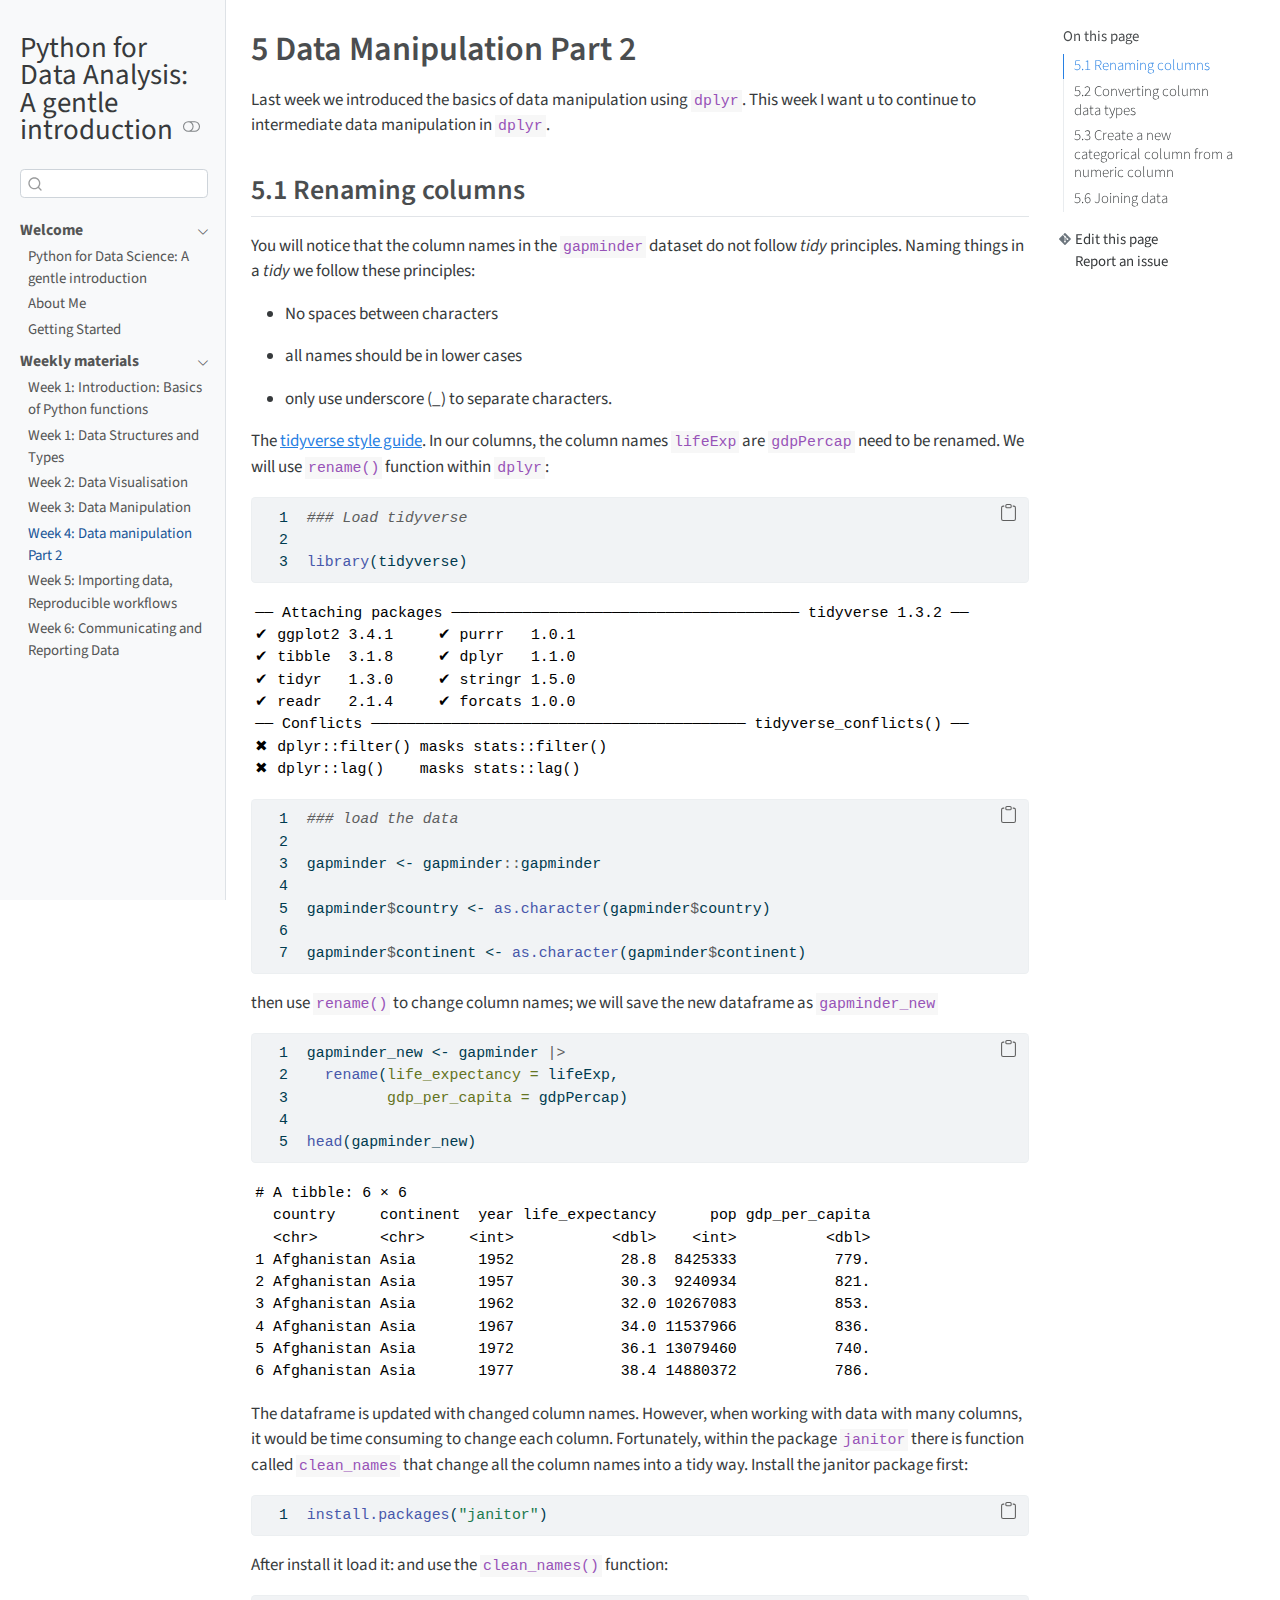
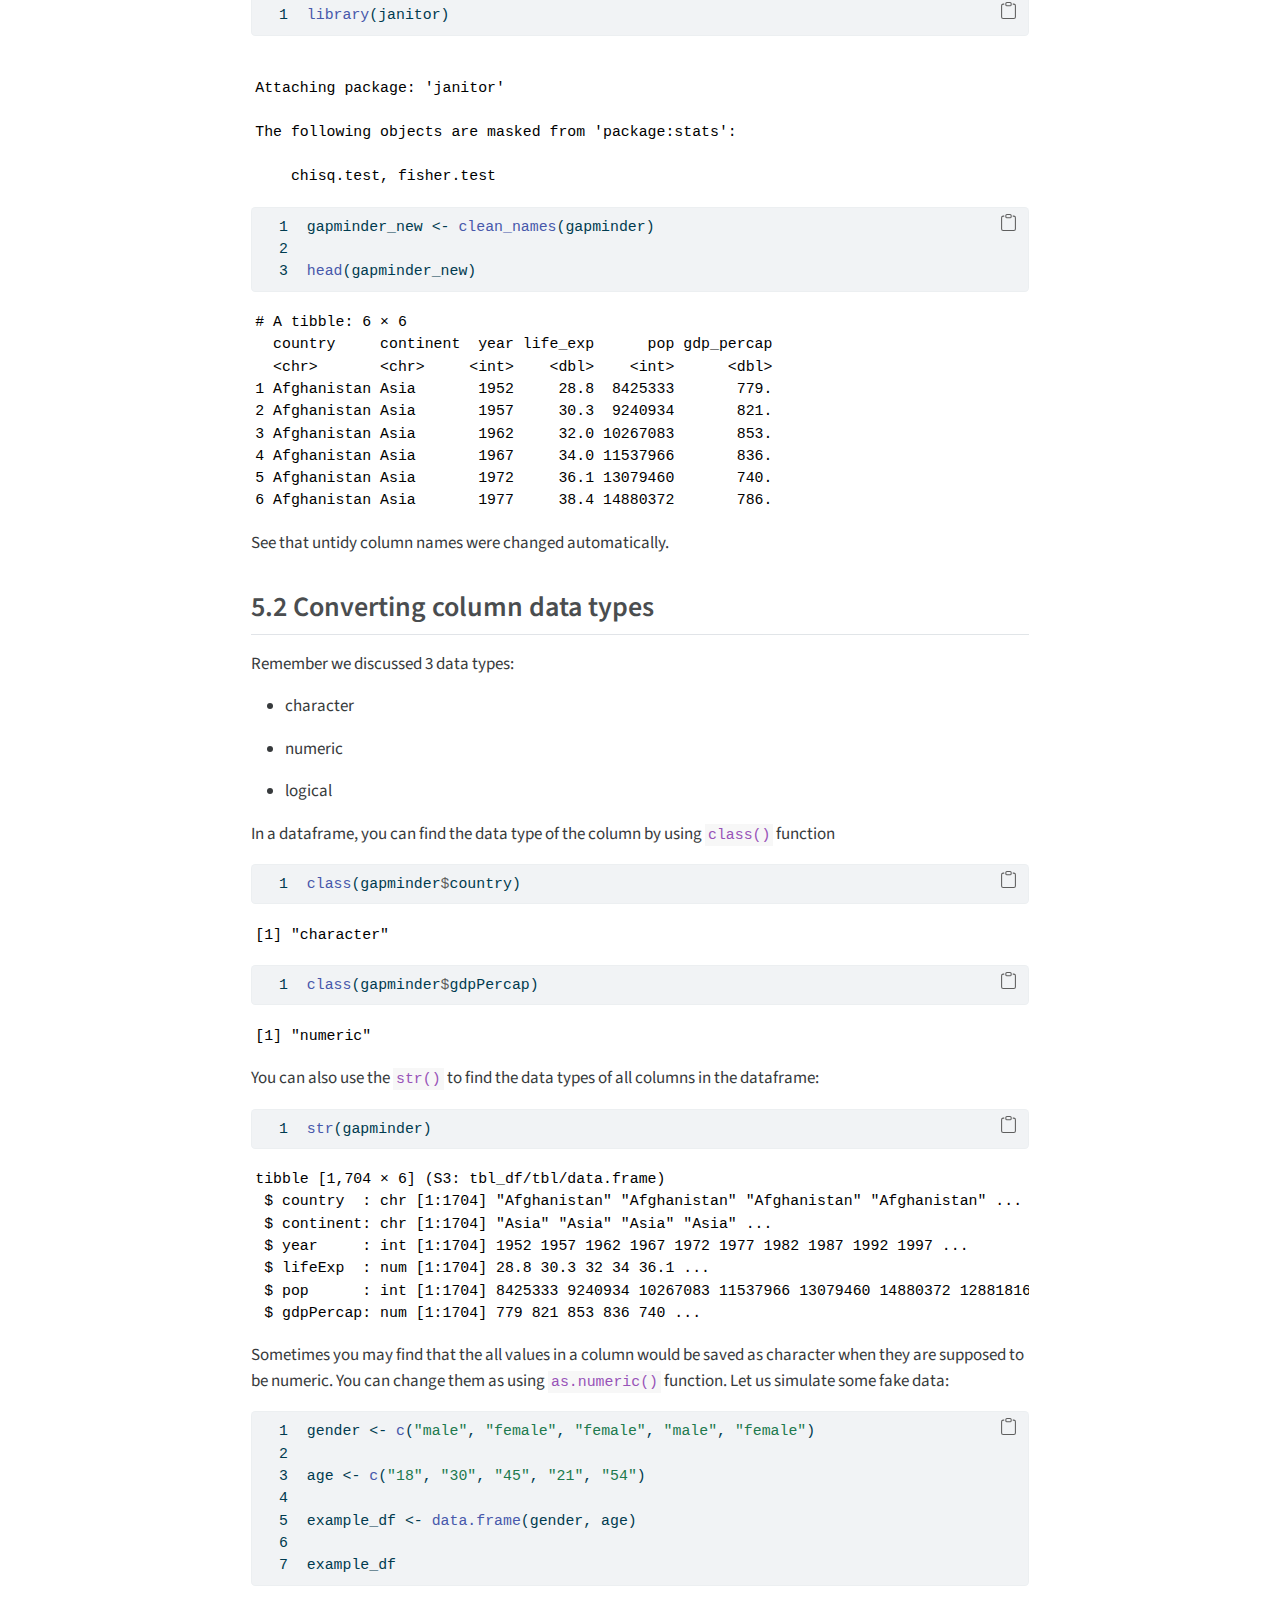
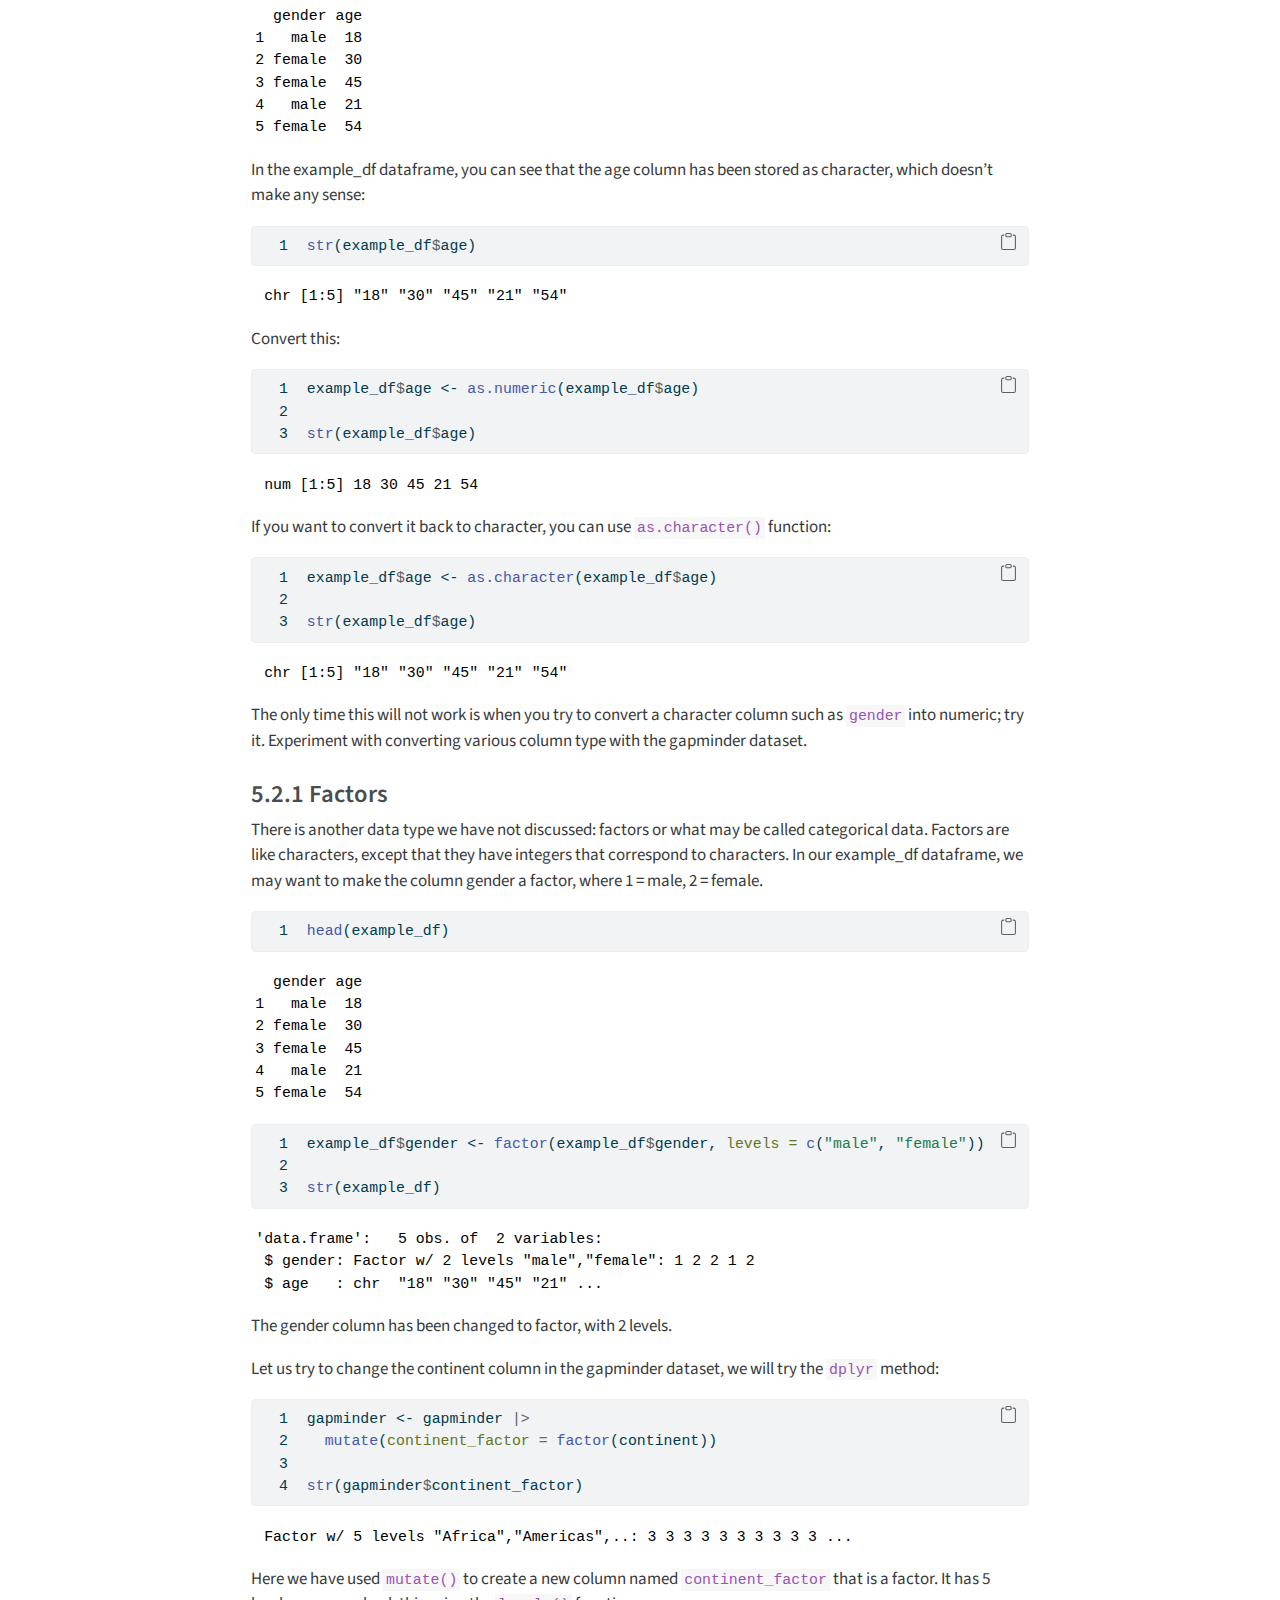
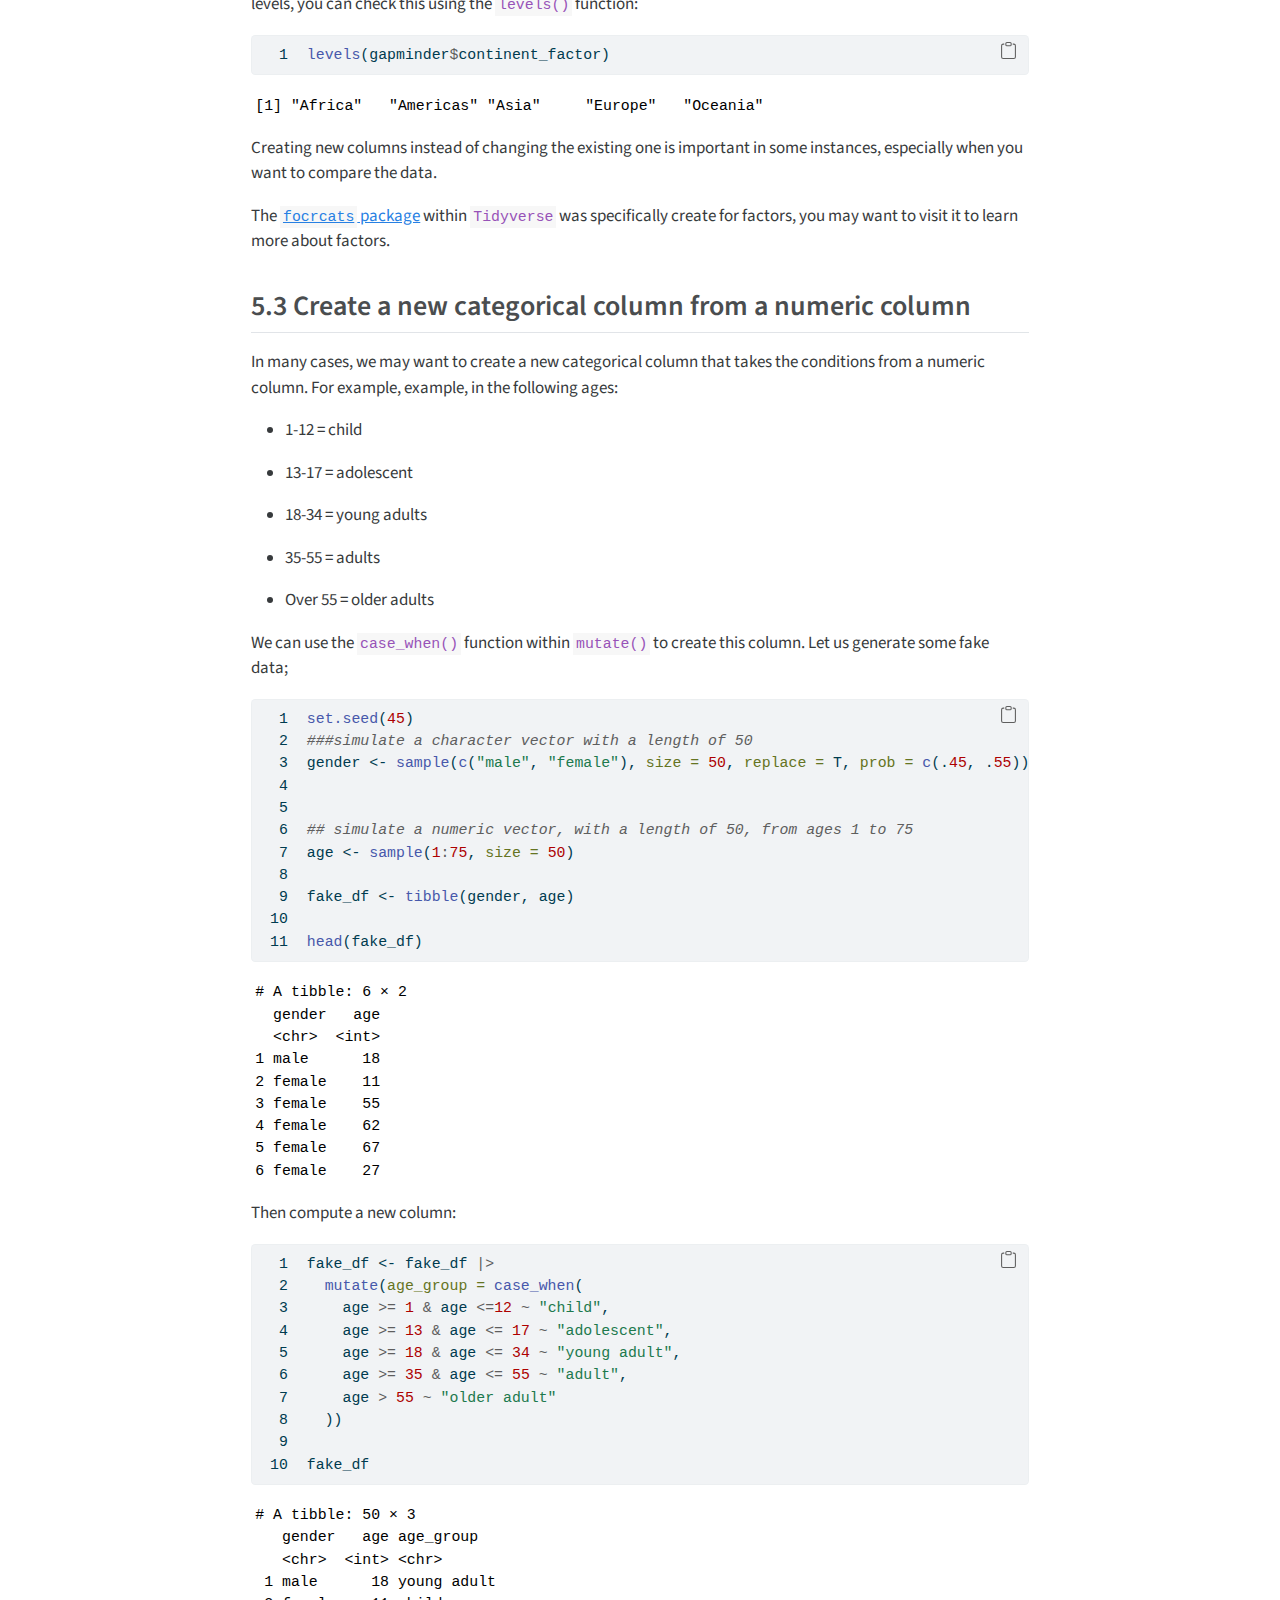
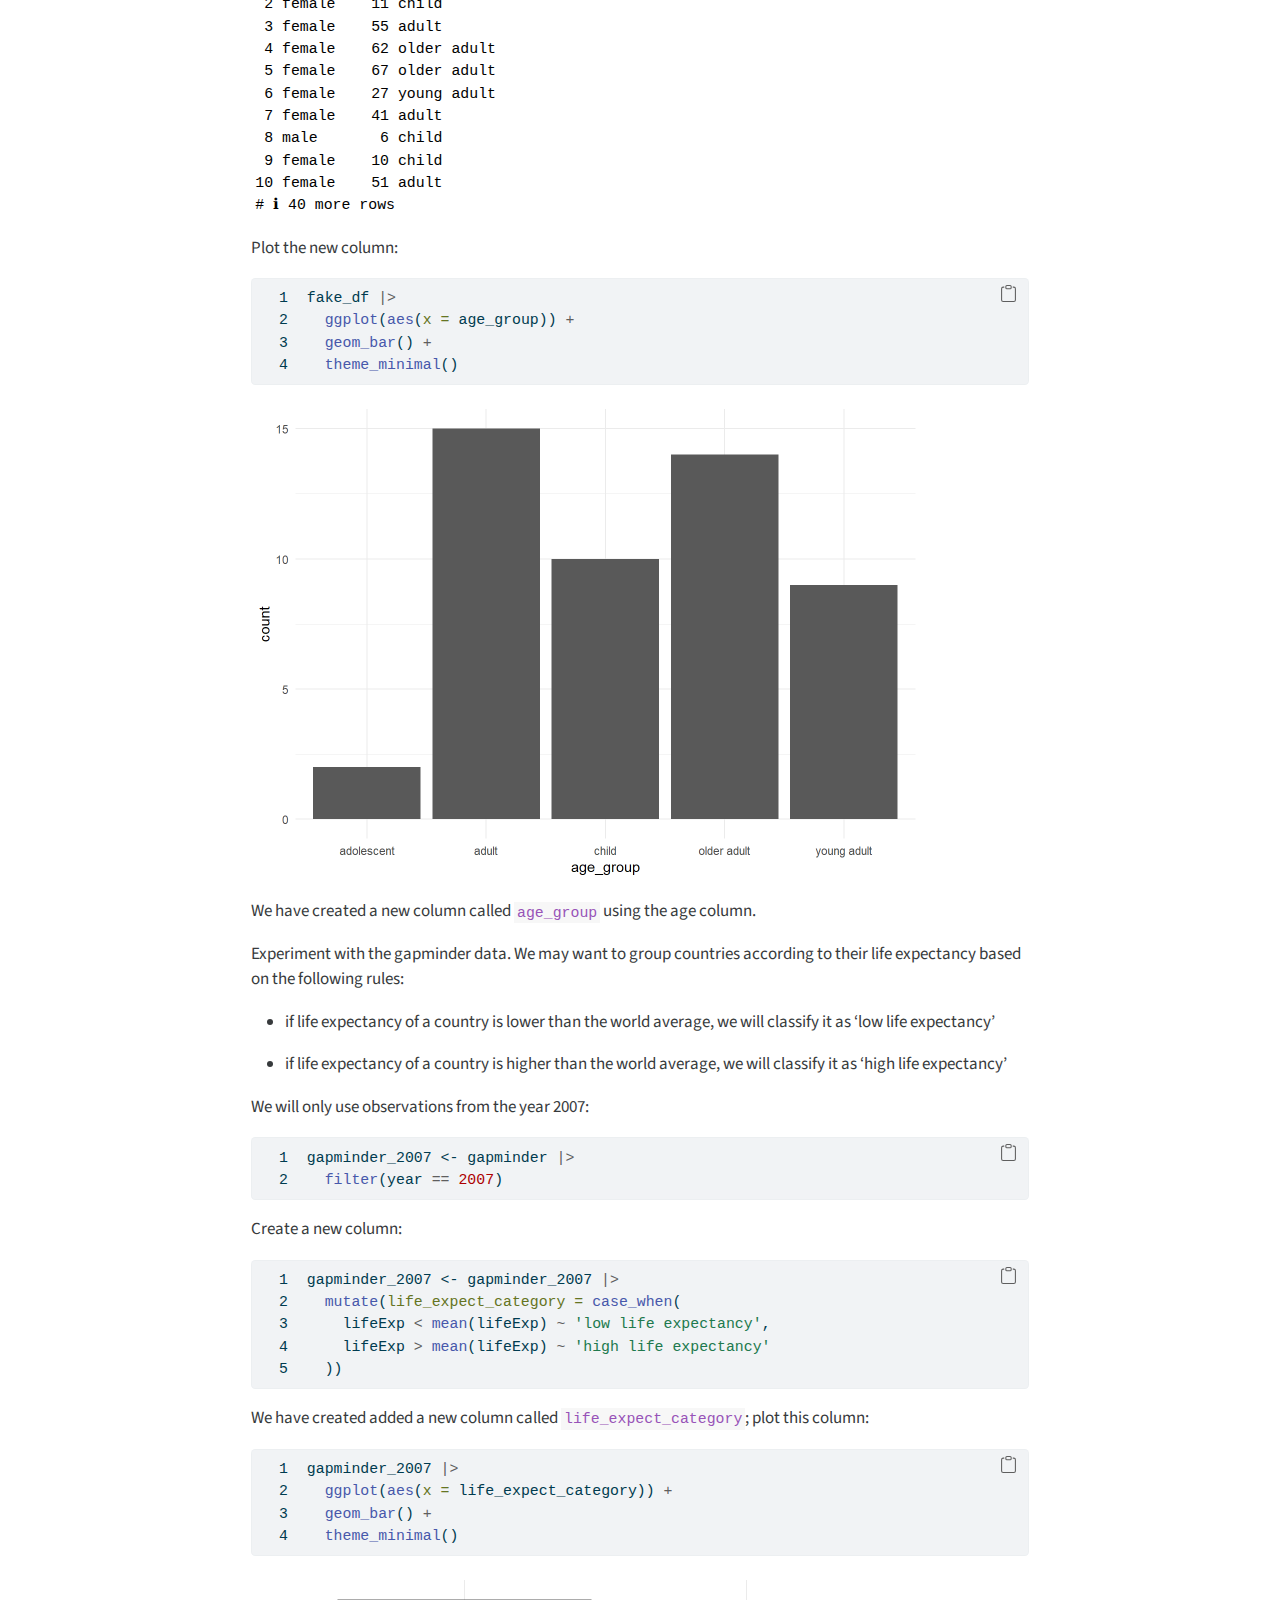
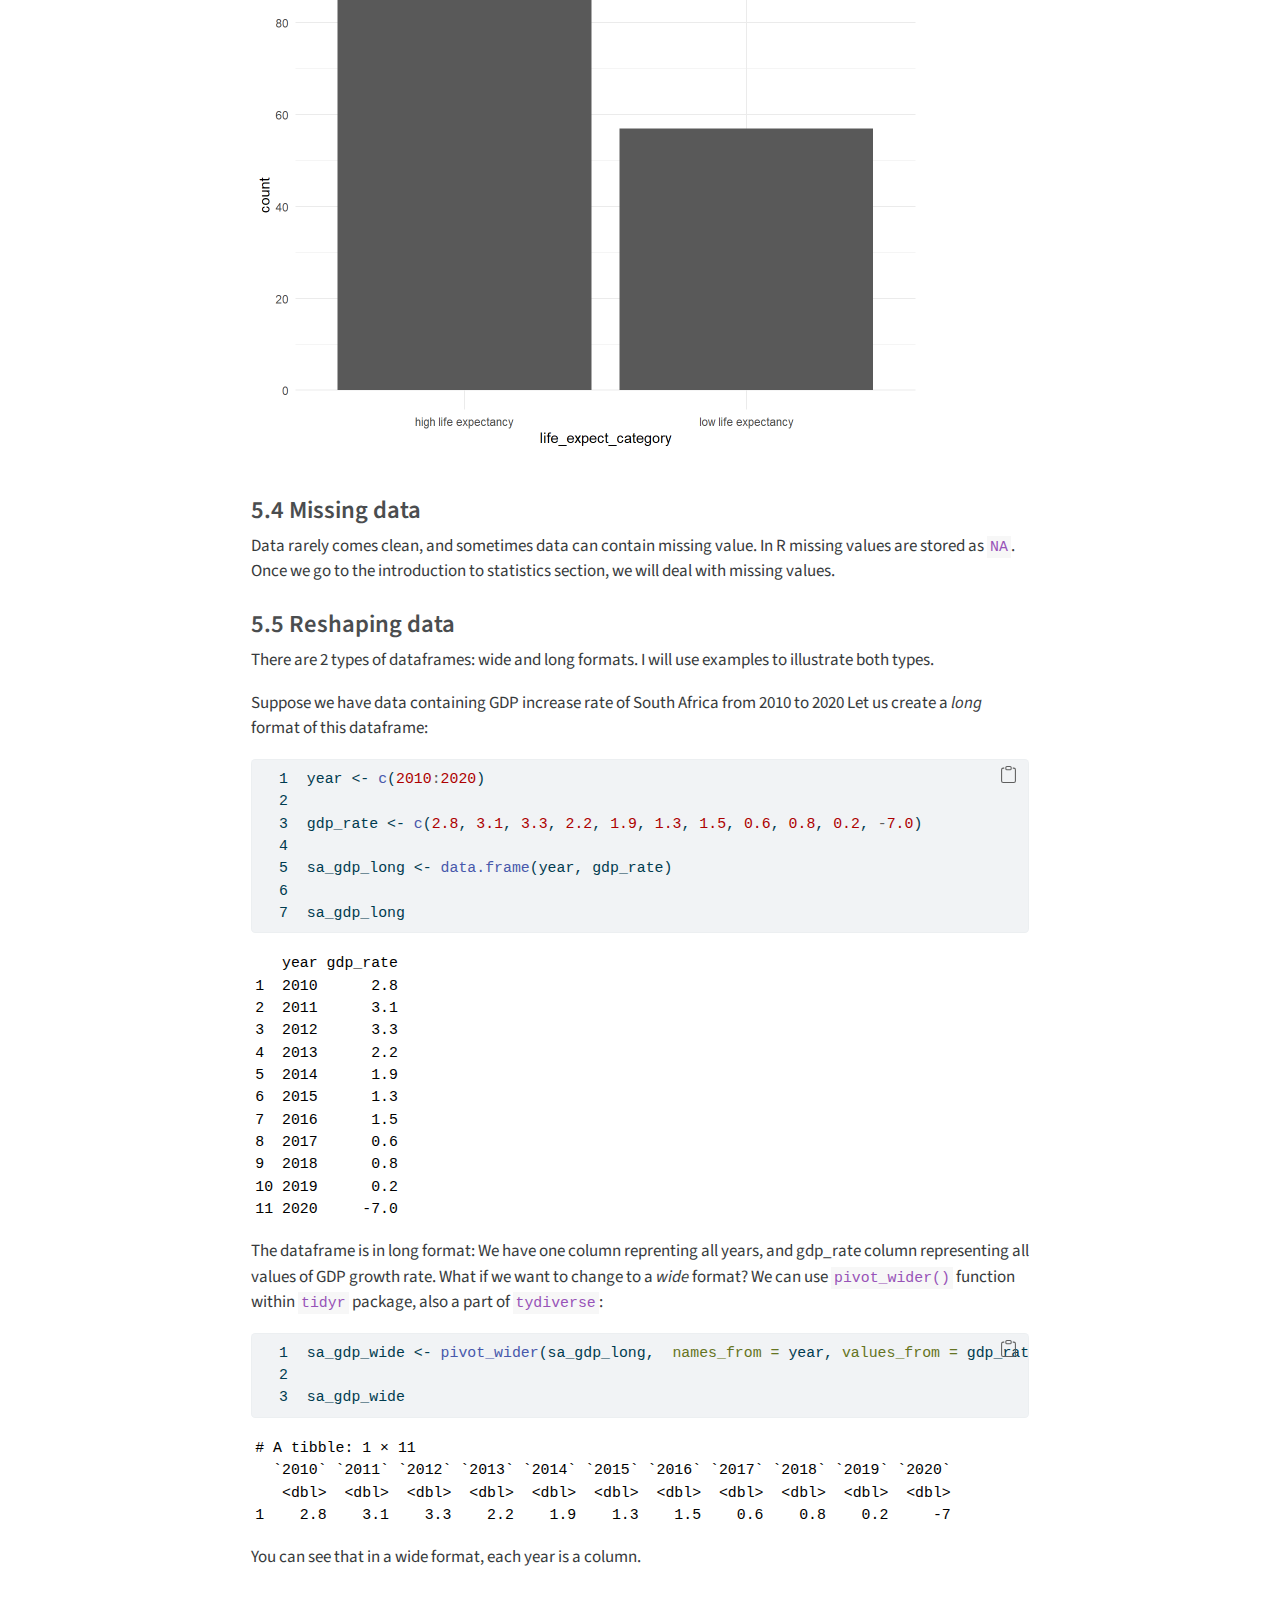
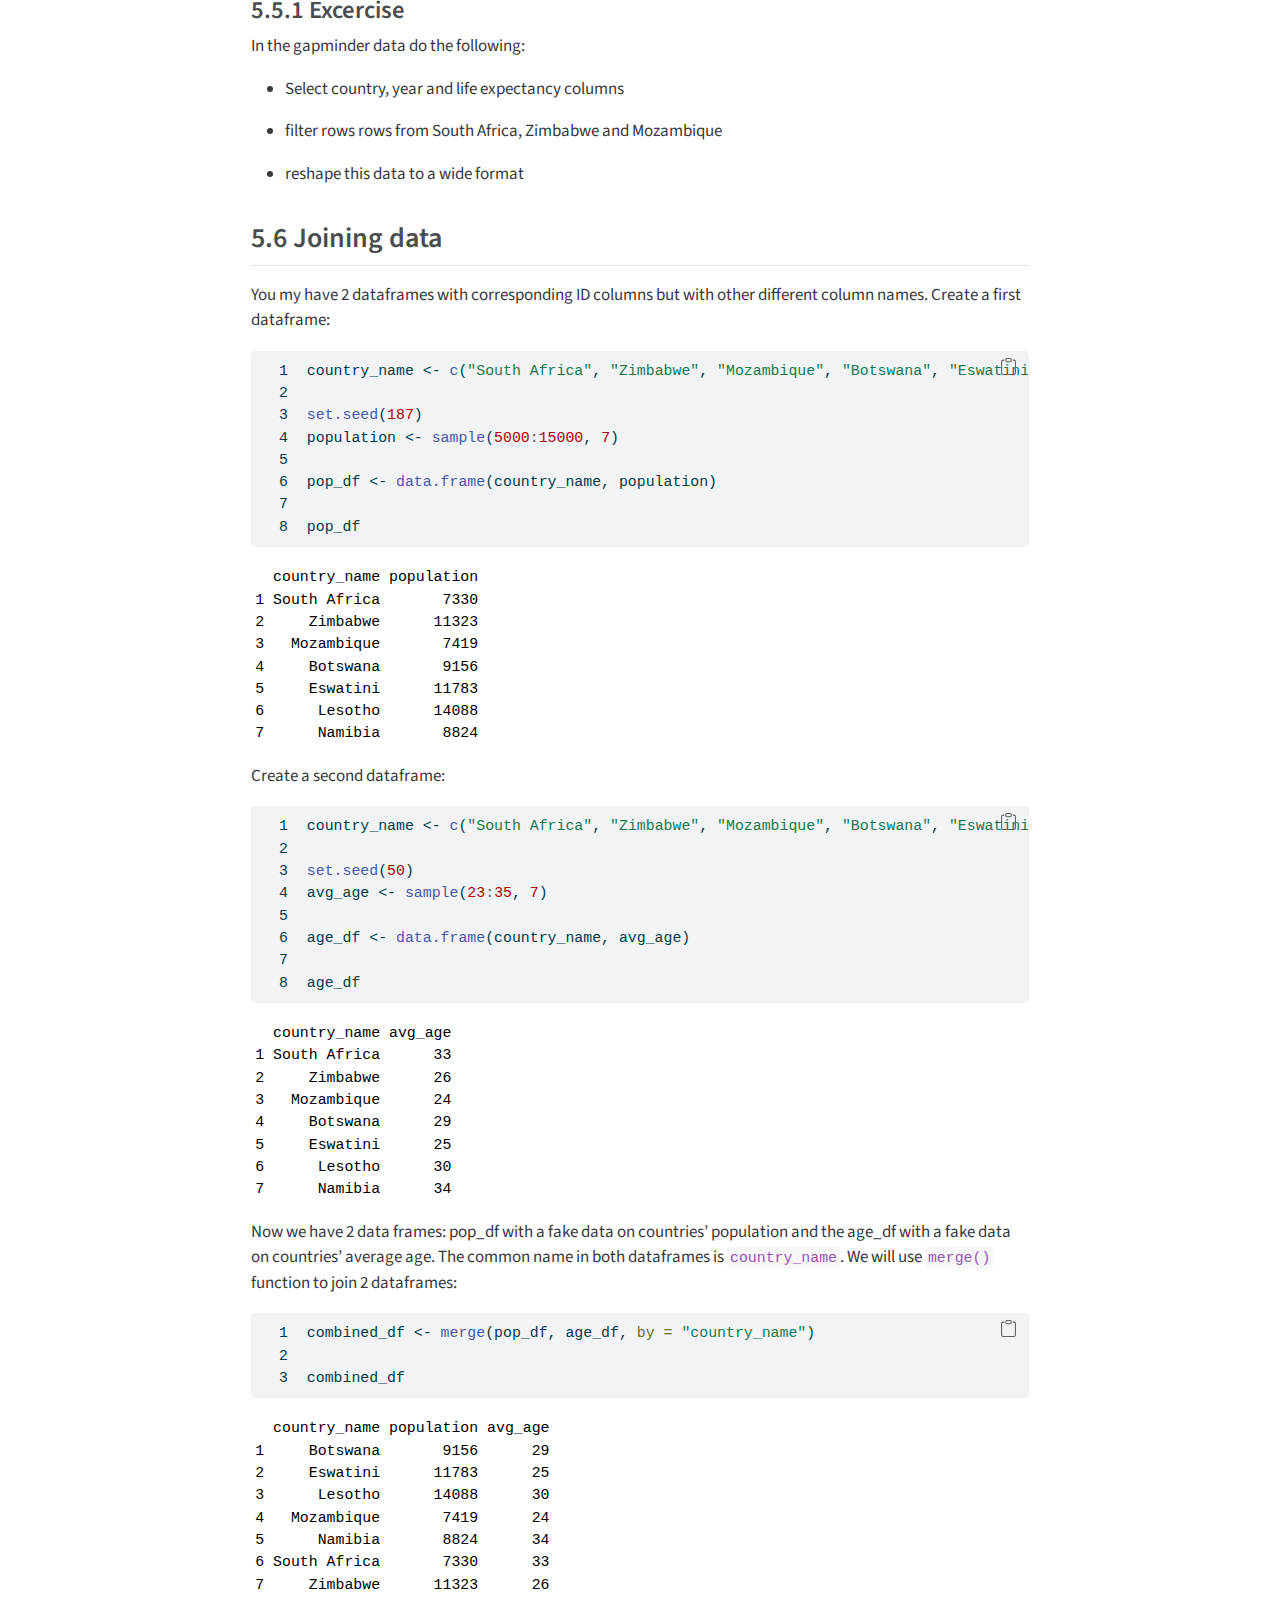
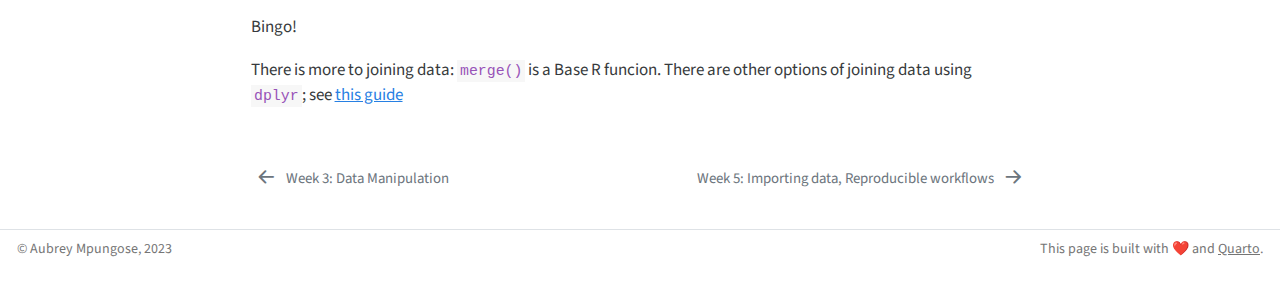
<file: docs/weeks/week-4.html>
<!DOCTYPE html>
<html xmlns="http://www.w3.org/1999/xhtml" lang="en" xml:lang="en"><head>
<meta http-equiv="Content-Type" content="text/html; charset=UTF-8">
<meta charset="utf-8">
<meta name="generator" content="quarto-1.3.433">
<meta name="viewport" content="width=device-width, initial-scale=1.0, user-scalable=yes">
<title>Python for Data Analysis: A gentle introduction - 5 Data Manipulation Part 2</title>
<style>
code{white-space: pre-wrap;}
span.smallcaps{font-variant: small-caps;}
div.columns{display: flex; gap: min(4vw, 1.5em);}
div.column{flex: auto; overflow-x: auto;}
div.hanging-indent{margin-left: 1.5em; text-indent: -1.5em;}
ul.task-list{list-style: none;}
ul.task-list li input[type="checkbox"] {
  width: 0.8em;
  margin: 0 0.8em 0.2em -1em; /* quarto-specific, see https://github.com/quarto-dev/quarto-cli/issues/4556 */ 
  vertical-align: middle;
}
/* CSS for syntax highlighting */
pre > code.sourceCode { white-space: pre; position: relative; }
pre > code.sourceCode > span { display: inline-block; line-height: 1.25; }
pre > code.sourceCode > span:empty { height: 1.2em; }
.sourceCode { overflow: visible; }
code.sourceCode > span { color: inherit; text-decoration: inherit; }
div.sourceCode { margin: 1em 0; }
pre.sourceCode { margin: 0; }
@media screen {
div.sourceCode { overflow: auto; }
}
@media print {
pre > code.sourceCode { white-space: pre-wrap; }
pre > code.sourceCode > span { text-indent: -5em; padding-left: 5em; }
}
pre.numberSource code
  { counter-reset: source-line 0; }
pre.numberSource code > span
  { position: relative; left: -4em; counter-increment: source-line; }
pre.numberSource code > span > a:first-child::before
  { content: counter(source-line);
    position: relative; left: -1em; text-align: right; vertical-align: baseline;
    border: none; display: inline-block;
    -webkit-touch-callout: none; -webkit-user-select: none;
    -khtml-user-select: none; -moz-user-select: none;
    -ms-user-select: none; user-select: none;
    padding: 0 4px; width: 4em;
  }
pre.numberSource { margin-left: 3em;  padding-left: 4px; }
div.sourceCode
  {   }
@media screen {
pre > code.sourceCode > span > a:first-child::before { text-decoration: underline; }
}
</style>

<script src="../site_libs/quarto-nav/quarto-nav.js"></script>
<script src="../site_libs/quarto-nav/headroom.min.js"></script>
<script src="../site_libs/clipboard/clipboard.min.js"></script>
<script src="../site_libs/quarto-search/autocomplete.umd.js"></script>
<script src="../site_libs/quarto-search/fuse.min.js"></script>
<script src="../site_libs/quarto-search/quarto-search.js"></script>
<meta name="quarto:offset" content="../">
<link href="../weeks/week-5.html" rel="next">
<link href="../weeks/week-3.html" rel="prev">
<script src="../site_libs/quarto-html/quarto.js"></script>
<script src="../site_libs/quarto-html/popper.min.js"></script>
<script src="../site_libs/quarto-html/tippy.umd.min.js"></script>
<script src="../site_libs/quarto-html/anchor.min.js"></script>
<link href="../site_libs/quarto-html/tippy.css" rel="stylesheet">
<link href="../site_libs/quarto-html/quarto-syntax-highlighting.css" rel="stylesheet" class="quarto-color-scheme" id="quarto-text-highlighting-styles">
<link href="../site_libs/quarto-html/quarto-syntax-highlighting-dark.css" rel="prefetch" class="quarto-color-scheme quarto-color-alternate" id="quarto-text-highlighting-styles">
<script src="../site_libs/bootstrap/bootstrap.min.js"></script>
<link href="../site_libs/bootstrap/bootstrap-icons.css" rel="stylesheet">
<link href="../site_libs/bootstrap/bootstrap.min.css" rel="stylesheet" class="quarto-color-scheme" id="quarto-bootstrap" data-mode="light">
<link href="../site_libs/bootstrap/bootstrap-dark.min.css" rel="prefetch" class="quarto-color-scheme quarto-color-alternate" id="quarto-bootstrap" data-mode="dark"><script id="quarto-search-options" type="application/json">{
  "location": "sidebar",
  "copy-button": false,
  "collapse-after": 3,
  "panel-placement": "start",
  "type": "textbox",
  "limit": 20,
  "language": {
    "search-no-results-text": "No results",
    "search-matching-documents-text": "matching documents",
    "search-copy-link-title": "Copy link to search",
    "search-hide-matches-text": "Hide additional matches",
    "search-more-match-text": "more match in this document",
    "search-more-matches-text": "more matches in this document",
    "search-clear-button-title": "Clear",
    "search-detached-cancel-button-title": "Cancel",
    "search-submit-button-title": "Submit",
    "search-label": "Search"
  }
}</script><link rel="stylesheet" href="../styles.css">
</head>
<body class="nav-sidebar docked">

<div id="quarto-search-results"></div>
  <header id="quarto-header" class="headroom fixed-top"><nav class="quarto-secondary-nav"><div class="container-fluid d-flex">
      <button type="button" class="quarto-btn-toggle btn" data-bs-toggle="collapse" data-bs-target="#quarto-sidebar,#quarto-sidebar-glass" aria-controls="quarto-sidebar" aria-expanded="false" aria-label="Toggle sidebar navigation" onclick="if (window.quartoToggleHeadroom) { window.quartoToggleHeadroom(); }">
        <i class="bi bi-layout-text-sidebar-reverse"></i>
      </button>
      <nav class="quarto-page-breadcrumbs" aria-label="breadcrumb"><ol class="breadcrumb"><li class="breadcrumb-item"><a href="../weeks/week-1a.html"><strong>Weekly materials</strong></a></li><li class="breadcrumb-item"><a href="../weeks/week-4.html">Week 4: Data manipulation Part 2</a></li></ol></nav>
      <a class="flex-grow-1" role="button" data-bs-toggle="collapse" data-bs-target="#quarto-sidebar,#quarto-sidebar-glass" aria-controls="quarto-sidebar" aria-expanded="false" aria-label="Toggle sidebar navigation" onclick="if (window.quartoToggleHeadroom) { window.quartoToggleHeadroom(); }">      
      </a>
      <button type="button" class="btn quarto-search-button" aria-label="" onclick="window.quartoOpenSearch();">
        <i class="bi bi-search"></i>
      </button>
    </div>
  </nav></header><!-- content --><div id="quarto-content" class="quarto-container page-columns page-rows-contents page-layout-article">
<!-- sidebar -->
  <nav id="quarto-sidebar" class="sidebar collapse collapse-horizontal sidebar-navigation docked overflow-auto"><div class="pt-lg-2 mt-2 text-left sidebar-header">
    <div class="sidebar-title mb-0 py-0">
      <a href="../">Python for Data Analysis: A gentle introduction</a> 
        <div class="sidebar-tools-main">
  <a href="" class="quarto-color-scheme-toggle quarto-navigation-tool  px-1" onclick="window.quartoToggleColorScheme(); return false;" title="Toggle dark mode"><i class="bi"></i></a>
</div>
    </div>
      </div>
        <div class="mt-2 flex-shrink-0 align-items-center">
        <div class="sidebar-search">
        <div id="quarto-search" class="" title="Search"></div>
        </div>
        </div>
    <div class="sidebar-menu-container"> 
    <ul class="list-unstyled mt-1">
<li class="sidebar-item sidebar-item-section">
      <div class="sidebar-item-container"> 
            <a class="sidebar-item-text sidebar-link text-start" data-bs-toggle="collapse" data-bs-target="#quarto-sidebar-section-1" aria-expanded="true">
 <span class="menu-text"><strong>Welcome</strong></span></a>
          <a class="sidebar-item-toggle text-start" data-bs-toggle="collapse" data-bs-target="#quarto-sidebar-section-1" aria-expanded="true" aria-label="Toggle section">
            <i class="bi bi-chevron-right ms-2"></i>
          </a> 
      </div>
      <ul id="quarto-sidebar-section-1" class="collapse list-unstyled sidebar-section depth1 show">
<li class="sidebar-item">
  <div class="sidebar-item-container"> 
  <a href="../index.html" class="sidebar-item-text sidebar-link">
 <span class="menu-text">Python for Data Science: A gentle introduction</span></a>
  </div>
</li>
          <li class="sidebar-item">
  <div class="sidebar-item-container"> 
  <a href="../my-profile.html" class="sidebar-item-text sidebar-link">
 <span class="menu-text">About Me</span></a>
  </div>
</li>
          <li class="sidebar-item">
  <div class="sidebar-item-container"> 
  <a href="../getting-started.html" class="sidebar-item-text sidebar-link">
 <span class="menu-text">Getting Started</span></a>
  </div>
</li>
      </ul>
</li>
        <li class="sidebar-item sidebar-item-section">
      <div class="sidebar-item-container"> 
            <a class="sidebar-item-text sidebar-link text-start" data-bs-toggle="collapse" data-bs-target="#quarto-sidebar-section-2" aria-expanded="true">
 <span class="menu-text"><strong>Weekly materials</strong></span></a>
          <a class="sidebar-item-toggle text-start" data-bs-toggle="collapse" data-bs-target="#quarto-sidebar-section-2" aria-expanded="true" aria-label="Toggle section">
            <i class="bi bi-chevron-right ms-2"></i>
          </a> 
      </div>
      <ul id="quarto-sidebar-section-2" class="collapse list-unstyled sidebar-section depth1 show">
<li class="sidebar-item">
  <div class="sidebar-item-container"> 
  <a href="../weeks/week-1a.html" class="sidebar-item-text sidebar-link">
 <span class="menu-text">Week 1: Introduction: Basics of Python functions</span></a>
  </div>
</li>
          <li class="sidebar-item">
  <div class="sidebar-item-container"> 
  <a href="../weeks/week-1b.html" class="sidebar-item-text sidebar-link">
 <span class="menu-text">Week 1: Data Structures and Types</span></a>
  </div>
</li>
          <li class="sidebar-item">
  <div class="sidebar-item-container"> 
  <a href="../weeks/week-2.html" class="sidebar-item-text sidebar-link">
 <span class="menu-text">Week 2: Data Visualisation</span></a>
  </div>
</li>
          <li class="sidebar-item">
  <div class="sidebar-item-container"> 
  <a href="../weeks/week-3.html" class="sidebar-item-text sidebar-link">
 <span class="menu-text">Week 3: Data Manipulation</span></a>
  </div>
</li>
          <li class="sidebar-item">
  <div class="sidebar-item-container"> 
  <a href="../weeks/week-4.html" class="sidebar-item-text sidebar-link active">
 <span class="menu-text">Week 4: Data manipulation Part 2</span></a>
  </div>
</li>
          <li class="sidebar-item">
  <div class="sidebar-item-container"> 
  <a href="../weeks/week-5.html" class="sidebar-item-text sidebar-link">
 <span class="menu-text">Week 5: Importing data, Reproducible workflows</span></a>
  </div>
</li>
          <li class="sidebar-item">
  <div class="sidebar-item-container"> 
  <a href="../weeks/week-6.html" class="sidebar-item-text sidebar-link">
 <span class="menu-text">Week 6: Communicating and Reporting Data</span></a>
  </div>
</li>
      </ul>
</li>
    </ul>
</div>
</nav><div id="quarto-sidebar-glass" data-bs-toggle="collapse" data-bs-target="#quarto-sidebar,#quarto-sidebar-glass"></div>
<!-- margin-sidebar -->
    <div id="quarto-margin-sidebar" class="sidebar margin-sidebar">
        <nav id="TOC" role="doc-toc" class="toc-active"><h2 id="toc-title">On this page</h2>
   
  <ul>
<li><a href="#renaming-columns" id="toc-renaming-columns" class="nav-link active" data-scroll-target="#renaming-columns">5.1 Renaming columns</a></li>
  <li>
<a href="#converting-column-data-types" id="toc-converting-column-data-types" class="nav-link" data-scroll-target="#converting-column-data-types">5.2 Converting column data types</a>
  <ul class="collapse">
<li><a href="#factors" id="toc-factors" class="nav-link" data-scroll-target="#factors">5.2.1 Factors</a></li>
  </ul>
</li>
  <li>
<a href="#create-a-new-categorical-column-from-a-numeric-column" id="toc-create-a-new-categorical-column-from-a-numeric-column" class="nav-link" data-scroll-target="#create-a-new-categorical-column-from-a-numeric-column">5.3 Create a new categorical column from a numeric column</a>
  <ul class="collapse">
<li><a href="#missing-data" id="toc-missing-data" class="nav-link" data-scroll-target="#missing-data">5.4 Missing data</a></li>
  <li><a href="#reshaping-data" id="toc-reshaping-data" class="nav-link" data-scroll-target="#reshaping-data">5.5 Reshaping data</a></li>
  <li><a href="#excercise" id="toc-excercise" class="nav-link" data-scroll-target="#excercise">5.5.1 Excercise</a></li>
  </ul>
</li>
  <li><a href="#joining-data" id="toc-joining-data" class="nav-link" data-scroll-target="#joining-data">5.6 Joining data</a></li>
  </ul><div class="toc-actions"><div><i class="bi bi-git"></i></div><div class="action-links"><p><a href="https://aubreympungose.github.io/python_course/edit/main/weeks/week-4.qmd" class="toc-action">Edit this page</a></p><p><a href="https://aubreympungose.github.io/python_course/issues/new" class="toc-action">Report an issue</a></p></div></div></nav>
    </div>
<!-- main -->
<main class="content" id="quarto-document-content"><header id="title-block-header" class="quarto-title-block default"><div class="quarto-title">
<h1 class="title">5 Data Manipulation Part 2</h1>
</div>



<div class="quarto-title-meta">

    
  
    
  </div>
  

</header><p>Last week we introduced the basics of data manipulation using <code>dplyr</code>. This week I want u to continue to intermediate data manipulation in <code>dplyr</code>.</p>
<section id="renaming-columns" class="level2"><h2 class="anchored" data-anchor-id="renaming-columns">5.1 Renaming columns</h2>
<p>You will notice that the column names in the <code>gapminder</code> dataset do not follow <em>tidy</em> principles. Naming things in a <em>tidy</em> we follow these principles:</p>
<ul>
<li><p>No spaces between characters</p></li>
<li><p>all names should be in lower cases</p></li>
<li><p>only use underscore (_) to separate characters.</p></li>
</ul>
<p>The <a href="https://style.tidyverse.org/">tidyverse style guide</a>. In our columns, the column names <code>lifeExp</code> are <code>gdpPercap</code> need to be renamed. We will use <code>rename()</code> function within <code>dplyr</code>:</p>
<div class="cell">
<div class="sourceCode cell-code" id="cb1"><pre class="sourceCode numberSource r number-lines code-with-copy"><code class="sourceCode r"><span id="cb1-1"><a href="#cb1-1"></a><span class="do">### Load tidyverse</span></span>
<span id="cb1-2"><a href="#cb1-2"></a></span>
<span id="cb1-3"><a href="#cb1-3"></a><span class="fu">library</span>(tidyverse)</span></code><button title="Copy to Clipboard" class="code-copy-button"><i class="bi"></i></button></pre></div>
<div class="cell-output cell-output-stderr">
<pre><code>── Attaching packages ─────────────────────────────────────── tidyverse 1.3.2 ──
✔ ggplot2 3.4.1     ✔ purrr   1.0.1
✔ tibble  3.1.8     ✔ dplyr   1.1.0
✔ tidyr   1.3.0     ✔ stringr 1.5.0
✔ readr   2.1.4     ✔ forcats 1.0.0
── Conflicts ────────────────────────────────────────── tidyverse_conflicts() ──
✖ dplyr::filter() masks stats::filter()
✖ dplyr::lag()    masks stats::lag()</code></pre>
</div>
<div class="sourceCode cell-code" id="cb3"><pre class="sourceCode numberSource r number-lines code-with-copy"><code class="sourceCode r"><span id="cb3-1"><a href="#cb3-1"></a><span class="do">### load the data</span></span>
<span id="cb3-2"><a href="#cb3-2"></a></span>
<span id="cb3-3"><a href="#cb3-3"></a>gapminder <span class="ot">&lt;-</span> gapminder<span class="sc">::</span>gapminder</span>
<span id="cb3-4"><a href="#cb3-4"></a></span>
<span id="cb3-5"><a href="#cb3-5"></a>gapminder<span class="sc">$</span>country <span class="ot">&lt;-</span> <span class="fu">as.character</span>(gapminder<span class="sc">$</span>country)</span>
<span id="cb3-6"><a href="#cb3-6"></a></span>
<span id="cb3-7"><a href="#cb3-7"></a>gapminder<span class="sc">$</span>continent <span class="ot">&lt;-</span> <span class="fu">as.character</span>(gapminder<span class="sc">$</span>continent)</span></code><button title="Copy to Clipboard" class="code-copy-button"><i class="bi"></i></button></pre></div>
</div>
<p>then use <code>rename()</code> to change column names; we will save the new dataframe as <code>gapminder_new</code></p>
<div class="cell">
<div class="sourceCode cell-code" id="cb4"><pre class="sourceCode numberSource r number-lines code-with-copy"><code class="sourceCode r"><span id="cb4-1"><a href="#cb4-1"></a>gapminder_new <span class="ot">&lt;-</span> gapminder <span class="sc">|&gt;</span> </span>
<span id="cb4-2"><a href="#cb4-2"></a>  <span class="fu">rename</span>(<span class="at">life_expectancy =</span> lifeExp,</span>
<span id="cb4-3"><a href="#cb4-3"></a>         <span class="at">gdp_per_capita =</span> gdpPercap)</span>
<span id="cb4-4"><a href="#cb4-4"></a></span>
<span id="cb4-5"><a href="#cb4-5"></a><span class="fu">head</span>(gapminder_new)</span></code><button title="Copy to Clipboard" class="code-copy-button"><i class="bi"></i></button></pre></div>
<div class="cell-output cell-output-stdout">
<pre><code># A tibble: 6 × 6
  country     continent  year life_expectancy      pop gdp_per_capita
  &lt;chr&gt;       &lt;chr&gt;     &lt;int&gt;           &lt;dbl&gt;    &lt;int&gt;          &lt;dbl&gt;
1 Afghanistan Asia       1952            28.8  8425333           779.
2 Afghanistan Asia       1957            30.3  9240934           821.
3 Afghanistan Asia       1962            32.0 10267083           853.
4 Afghanistan Asia       1967            34.0 11537966           836.
5 Afghanistan Asia       1972            36.1 13079460           740.
6 Afghanistan Asia       1977            38.4 14880372           786.</code></pre>
</div>
</div>
<p>The dataframe is updated with changed column names. However, when working with data with many columns, it would be time consuming to change each column. Fortunately, within the package <code>janitor</code> there is function called <code>clean_names</code> that change all the column names into a tidy way. Install the janitor package first:</p>
<div class="cell">
<div class="sourceCode cell-code" id="cb6"><pre class="sourceCode numberSource r number-lines code-with-copy"><code class="sourceCode r"><span id="cb6-1"><a href="#cb6-1"></a><span class="fu">install.packages</span>(<span class="st">"janitor"</span>)</span></code><button title="Copy to Clipboard" class="code-copy-button"><i class="bi"></i></button></pre></div>
</div>
<p>After install it load it: and use the <code>clean_names()</code> function:</p>
<div class="cell">
<div class="sourceCode cell-code" id="cb7"><pre class="sourceCode numberSource r number-lines code-with-copy"><code class="sourceCode r"><span id="cb7-1"><a href="#cb7-1"></a><span class="fu">library</span>(janitor)</span></code><button title="Copy to Clipboard" class="code-copy-button"><i class="bi"></i></button></pre></div>
<div class="cell-output cell-output-stderr">
<pre><code>
Attaching package: 'janitor'</code></pre>
</div>
<div class="cell-output cell-output-stderr">
<pre><code>The following objects are masked from 'package:stats':

    chisq.test, fisher.test</code></pre>
</div>
<div class="sourceCode cell-code" id="cb10"><pre class="sourceCode numberSource r number-lines code-with-copy"><code class="sourceCode r"><span id="cb10-1"><a href="#cb10-1"></a>gapminder_new <span class="ot">&lt;-</span> <span class="fu">clean_names</span>(gapminder)</span>
<span id="cb10-2"><a href="#cb10-2"></a></span>
<span id="cb10-3"><a href="#cb10-3"></a><span class="fu">head</span>(gapminder_new)</span></code><button title="Copy to Clipboard" class="code-copy-button"><i class="bi"></i></button></pre></div>
<div class="cell-output cell-output-stdout">
<pre><code># A tibble: 6 × 6
  country     continent  year life_exp      pop gdp_percap
  &lt;chr&gt;       &lt;chr&gt;     &lt;int&gt;    &lt;dbl&gt;    &lt;int&gt;      &lt;dbl&gt;
1 Afghanistan Asia       1952     28.8  8425333       779.
2 Afghanistan Asia       1957     30.3  9240934       821.
3 Afghanistan Asia       1962     32.0 10267083       853.
4 Afghanistan Asia       1967     34.0 11537966       836.
5 Afghanistan Asia       1972     36.1 13079460       740.
6 Afghanistan Asia       1977     38.4 14880372       786.</code></pre>
</div>
</div>
<p>See that untidy column names were changed automatically.</p>
</section><section id="converting-column-data-types" class="level2"><h2 class="anchored" data-anchor-id="converting-column-data-types">5.2 Converting column data types</h2>
<p>Remember we discussed 3 data types:</p>
<ul>
<li><p>character</p></li>
<li><p>numeric</p></li>
<li><p>logical</p></li>
</ul>
<p>In a dataframe, you can find the data type of the column by using <code><a href="https://rdrr.io/r/base/class.html">class()</a></code> function</p>
<div class="cell">
<div class="sourceCode cell-code" id="cb12"><pre class="sourceCode numberSource r number-lines code-with-copy"><code class="sourceCode r"><span id="cb12-1"><a href="#cb12-1"></a><span class="fu">class</span>(gapminder<span class="sc">$</span>country)</span></code><button title="Copy to Clipboard" class="code-copy-button"><i class="bi"></i></button></pre></div>
<div class="cell-output cell-output-stdout">
<pre><code>[1] "character"</code></pre>
</div>
<div class="sourceCode cell-code" id="cb14"><pre class="sourceCode numberSource r number-lines code-with-copy"><code class="sourceCode r"><span id="cb14-1"><a href="#cb14-1"></a><span class="fu">class</span>(gapminder<span class="sc">$</span>gdpPercap)</span></code><button title="Copy to Clipboard" class="code-copy-button"><i class="bi"></i></button></pre></div>
<div class="cell-output cell-output-stdout">
<pre><code>[1] "numeric"</code></pre>
</div>
</div>
<p>You can also use the <code><a href="https://rdrr.io/r/utils/str.html">str()</a></code> to find the data types of all columns in the dataframe:</p>
<div class="cell">
<div class="sourceCode cell-code" id="cb16"><pre class="sourceCode numberSource r number-lines code-with-copy"><code class="sourceCode r"><span id="cb16-1"><a href="#cb16-1"></a><span class="fu">str</span>(gapminder)</span></code><button title="Copy to Clipboard" class="code-copy-button"><i class="bi"></i></button></pre></div>
<div class="cell-output cell-output-stdout">
<pre><code>tibble [1,704 × 6] (S3: tbl_df/tbl/data.frame)
 $ country  : chr [1:1704] "Afghanistan" "Afghanistan" "Afghanistan" "Afghanistan" ...
 $ continent: chr [1:1704] "Asia" "Asia" "Asia" "Asia" ...
 $ year     : int [1:1704] 1952 1957 1962 1967 1972 1977 1982 1987 1992 1997 ...
 $ lifeExp  : num [1:1704] 28.8 30.3 32 34 36.1 ...
 $ pop      : int [1:1704] 8425333 9240934 10267083 11537966 13079460 14880372 12881816 13867957 16317921 22227415 ...
 $ gdpPercap: num [1:1704] 779 821 853 836 740 ...</code></pre>
</div>
</div>
<p>Sometimes you may find that the all values in a column would be saved as character when they are supposed to be numeric. You can change them as using <code><a href="https://rdrr.io/r/base/numeric.html">as.numeric()</a></code> function. Let us simulate some fake data:</p>
<div class="cell">
<div class="sourceCode cell-code" id="cb18"><pre class="sourceCode numberSource r number-lines code-with-copy"><code class="sourceCode r"><span id="cb18-1"><a href="#cb18-1"></a>gender <span class="ot">&lt;-</span> <span class="fu">c</span>(<span class="st">"male"</span>, <span class="st">"female"</span>, <span class="st">"female"</span>, <span class="st">"male"</span>, <span class="st">"female"</span>)</span>
<span id="cb18-2"><a href="#cb18-2"></a></span>
<span id="cb18-3"><a href="#cb18-3"></a>age <span class="ot">&lt;-</span> <span class="fu">c</span>(<span class="st">"18"</span>, <span class="st">"30"</span>, <span class="st">"45"</span>, <span class="st">"21"</span>, <span class="st">"54"</span>)</span>
<span id="cb18-4"><a href="#cb18-4"></a></span>
<span id="cb18-5"><a href="#cb18-5"></a>example_df <span class="ot">&lt;-</span> <span class="fu">data.frame</span>(gender, age)</span>
<span id="cb18-6"><a href="#cb18-6"></a></span>
<span id="cb18-7"><a href="#cb18-7"></a>example_df</span></code><button title="Copy to Clipboard" class="code-copy-button"><i class="bi"></i></button></pre></div>
<div class="cell-output cell-output-stdout">
<pre><code>  gender age
1   male  18
2 female  30
3 female  45
4   male  21
5 female  54</code></pre>
</div>
</div>
<p>In the example_df dataframe, you can see that the age column has been stored as character, which doesn’t make any sense:</p>
<div class="cell">
<div class="sourceCode cell-code" id="cb20"><pre class="sourceCode numberSource r number-lines code-with-copy"><code class="sourceCode r"><span id="cb20-1"><a href="#cb20-1"></a><span class="fu">str</span>(example_df<span class="sc">$</span>age)</span></code><button title="Copy to Clipboard" class="code-copy-button"><i class="bi"></i></button></pre></div>
<div class="cell-output cell-output-stdout">
<pre><code> chr [1:5] "18" "30" "45" "21" "54"</code></pre>
</div>
</div>
<p>Convert this:</p>
<div class="cell">
<div class="sourceCode cell-code" id="cb22"><pre class="sourceCode numberSource r number-lines code-with-copy"><code class="sourceCode r"><span id="cb22-1"><a href="#cb22-1"></a>example_df<span class="sc">$</span>age <span class="ot">&lt;-</span> <span class="fu">as.numeric</span>(example_df<span class="sc">$</span>age)</span>
<span id="cb22-2"><a href="#cb22-2"></a></span>
<span id="cb22-3"><a href="#cb22-3"></a><span class="fu">str</span>(example_df<span class="sc">$</span>age)</span></code><button title="Copy to Clipboard" class="code-copy-button"><i class="bi"></i></button></pre></div>
<div class="cell-output cell-output-stdout">
<pre><code> num [1:5] 18 30 45 21 54</code></pre>
</div>
</div>
<p>If you want to convert it back to character, you can use <code><a href="https://rdrr.io/r/base/character.html">as.character()</a></code> function:</p>
<div class="cell">
<div class="sourceCode cell-code" id="cb24"><pre class="sourceCode numberSource r number-lines code-with-copy"><code class="sourceCode r"><span id="cb24-1"><a href="#cb24-1"></a>example_df<span class="sc">$</span>age <span class="ot">&lt;-</span> <span class="fu">as.character</span>(example_df<span class="sc">$</span>age)</span>
<span id="cb24-2"><a href="#cb24-2"></a></span>
<span id="cb24-3"><a href="#cb24-3"></a><span class="fu">str</span>(example_df<span class="sc">$</span>age)</span></code><button title="Copy to Clipboard" class="code-copy-button"><i class="bi"></i></button></pre></div>
<div class="cell-output cell-output-stdout">
<pre><code> chr [1:5] "18" "30" "45" "21" "54"</code></pre>
</div>
</div>
<p>The only time this will not work is when you try to convert a character column such as <code>gender</code> into numeric; try it. Experiment with converting various column type with the gapminder dataset.</p>
<section id="factors" class="level3"><h3 class="anchored" data-anchor-id="factors">5.2.1 Factors</h3>
<p>There is another data type we have not discussed: factors or what may be called categorical data. Factors are like characters, except that they have integers that correspond to characters. In our example_df dataframe, we may want to make the column gender a factor, where 1 = male, 2 = female.</p>
<div class="cell">
<div class="sourceCode cell-code" id="cb26"><pre class="sourceCode numberSource r number-lines code-with-copy"><code class="sourceCode r"><span id="cb26-1"><a href="#cb26-1"></a><span class="fu">head</span>(example_df)</span></code><button title="Copy to Clipboard" class="code-copy-button"><i class="bi"></i></button></pre></div>
<div class="cell-output cell-output-stdout">
<pre><code>  gender age
1   male  18
2 female  30
3 female  45
4   male  21
5 female  54</code></pre>
</div>
<div class="sourceCode cell-code" id="cb28"><pre class="sourceCode numberSource r number-lines code-with-copy"><code class="sourceCode r"><span id="cb28-1"><a href="#cb28-1"></a>example_df<span class="sc">$</span>gender <span class="ot">&lt;-</span> <span class="fu">factor</span>(example_df<span class="sc">$</span>gender, <span class="at">levels =</span> <span class="fu">c</span>(<span class="st">"male"</span>, <span class="st">"female"</span>))</span>
<span id="cb28-2"><a href="#cb28-2"></a></span>
<span id="cb28-3"><a href="#cb28-3"></a><span class="fu">str</span>(example_df)</span></code><button title="Copy to Clipboard" class="code-copy-button"><i class="bi"></i></button></pre></div>
<div class="cell-output cell-output-stdout">
<pre><code>'data.frame':   5 obs. of  2 variables:
 $ gender: Factor w/ 2 levels "male","female": 1 2 2 1 2
 $ age   : chr  "18" "30" "45" "21" ...</code></pre>
</div>
</div>
<p>The gender column has been changed to factor, with 2 levels.</p>
<p>Let us try to change the continent column in the gapminder dataset, we will try the <code>dplyr</code> method:</p>
<div class="cell">
<div class="sourceCode cell-code" id="cb30"><pre class="sourceCode numberSource r number-lines code-with-copy"><code class="sourceCode r"><span id="cb30-1"><a href="#cb30-1"></a>gapminder <span class="ot">&lt;-</span> gapminder <span class="sc">|&gt;</span> </span>
<span id="cb30-2"><a href="#cb30-2"></a>  <span class="fu">mutate</span>(<span class="at">continent_factor =</span> <span class="fu">factor</span>(continent))</span>
<span id="cb30-3"><a href="#cb30-3"></a></span>
<span id="cb30-4"><a href="#cb30-4"></a><span class="fu">str</span>(gapminder<span class="sc">$</span>continent_factor)</span></code><button title="Copy to Clipboard" class="code-copy-button"><i class="bi"></i></button></pre></div>
<div class="cell-output cell-output-stdout">
<pre><code> Factor w/ 5 levels "Africa","Americas",..: 3 3 3 3 3 3 3 3 3 3 ...</code></pre>
</div>
</div>
<p>Here we have used <code>mutate()</code> to create a new column named <code>continent_factor</code> that is a factor. It has 5 levels, you can check this using the <code><a href="https://rdrr.io/r/base/levels.html">levels()</a></code> function:</p>
<div class="cell">
<div class="sourceCode cell-code" id="cb32"><pre class="sourceCode numberSource r number-lines code-with-copy"><code class="sourceCode r"><span id="cb32-1"><a href="#cb32-1"></a><span class="fu">levels</span>(gapminder<span class="sc">$</span>continent_factor)</span></code><button title="Copy to Clipboard" class="code-copy-button"><i class="bi"></i></button></pre></div>
<div class="cell-output cell-output-stdout">
<pre><code>[1] "Africa"   "Americas" "Asia"     "Europe"   "Oceania" </code></pre>
</div>
</div>
<p>Creating new columns instead of changing the existing one is important in some instances, especially when you want to compare the data.</p>
<p>The <a href="https://forcats.tidyverse.org/"><code>focrcats</code> package</a> within <code>Tidyverse</code> was specifically create for factors, you may want to visit it to learn more about factors.</p>
</section></section><section id="create-a-new-categorical-column-from-a-numeric-column" class="level2"><h2 class="anchored" data-anchor-id="create-a-new-categorical-column-from-a-numeric-column">5.3 Create a new categorical column from a numeric column</h2>
<p>In many cases, we may want to create a new categorical column that takes the conditions from a numeric column. For example, example, in the following ages:</p>
<ul>
<li><p>1-12 = child</p></li>
<li><p>13-17 = adolescent</p></li>
<li><p>18-34 = young adults</p></li>
<li><p>35-55 = adults</p></li>
<li><p>Over 55 = older adults</p></li>
</ul>
<p>We can use the <code>case_when()</code> function within <code>mutate()</code> to create this column. Let us generate some fake data;</p>
<div class="cell">
<div class="sourceCode cell-code" id="cb34"><pre class="sourceCode numberSource r number-lines code-with-copy"><code class="sourceCode r"><span id="cb34-1"><a href="#cb34-1"></a><span class="fu">set.seed</span>(<span class="dv">45</span>)</span>
<span id="cb34-2"><a href="#cb34-2"></a><span class="do">###simulate a character vector with a length of 50</span></span>
<span id="cb34-3"><a href="#cb34-3"></a>gender <span class="ot">&lt;-</span> <span class="fu">sample</span>(<span class="fu">c</span>(<span class="st">"male"</span>, <span class="st">"female"</span>), <span class="at">size =</span> <span class="dv">50</span>, <span class="at">replace =</span> T, <span class="at">prob =</span> <span class="fu">c</span>(.<span class="dv">45</span>, .<span class="dv">55</span>))</span>
<span id="cb34-4"><a href="#cb34-4"></a></span>
<span id="cb34-5"><a href="#cb34-5"></a></span>
<span id="cb34-6"><a href="#cb34-6"></a><span class="do">## simulate a numeric vector, with a length of 50, from ages 1 to 75</span></span>
<span id="cb34-7"><a href="#cb34-7"></a>age <span class="ot">&lt;-</span> <span class="fu">sample</span>(<span class="dv">1</span><span class="sc">:</span><span class="dv">75</span>, <span class="at">size =</span> <span class="dv">50</span>)</span>
<span id="cb34-8"><a href="#cb34-8"></a></span>
<span id="cb34-9"><a href="#cb34-9"></a>fake_df <span class="ot">&lt;-</span> <span class="fu">tibble</span>(gender, age)</span>
<span id="cb34-10"><a href="#cb34-10"></a></span>
<span id="cb34-11"><a href="#cb34-11"></a><span class="fu">head</span>(fake_df)</span></code><button title="Copy to Clipboard" class="code-copy-button"><i class="bi"></i></button></pre></div>
<div class="cell-output cell-output-stdout">
<pre><code># A tibble: 6 × 2
  gender   age
  &lt;chr&gt;  &lt;int&gt;
1 male      18
2 female    11
3 female    55
4 female    62
5 female    67
6 female    27</code></pre>
</div>
</div>
<p>Then compute a new column:</p>
<div class="cell">
<div class="sourceCode cell-code" id="cb36"><pre class="sourceCode numberSource r number-lines code-with-copy"><code class="sourceCode r"><span id="cb36-1"><a href="#cb36-1"></a>fake_df <span class="ot">&lt;-</span> fake_df <span class="sc">|&gt;</span> </span>
<span id="cb36-2"><a href="#cb36-2"></a>  <span class="fu">mutate</span>(<span class="at">age_group =</span> <span class="fu">case_when</span>(</span>
<span id="cb36-3"><a href="#cb36-3"></a>    age <span class="sc">&gt;=</span> <span class="dv">1</span> <span class="sc">&amp;</span> age <span class="sc">&lt;=</span><span class="dv">12</span> <span class="sc">~</span> <span class="st">"child"</span>,</span>
<span id="cb36-4"><a href="#cb36-4"></a>    age <span class="sc">&gt;=</span> <span class="dv">13</span> <span class="sc">&amp;</span> age <span class="sc">&lt;=</span> <span class="dv">17</span> <span class="sc">~</span> <span class="st">"adolescent"</span>,</span>
<span id="cb36-5"><a href="#cb36-5"></a>    age <span class="sc">&gt;=</span> <span class="dv">18</span> <span class="sc">&amp;</span> age <span class="sc">&lt;=</span> <span class="dv">34</span> <span class="sc">~</span> <span class="st">"young adult"</span>,</span>
<span id="cb36-6"><a href="#cb36-6"></a>    age <span class="sc">&gt;=</span> <span class="dv">35</span> <span class="sc">&amp;</span> age <span class="sc">&lt;=</span> <span class="dv">55</span> <span class="sc">~</span> <span class="st">"adult"</span>,</span>
<span id="cb36-7"><a href="#cb36-7"></a>    age <span class="sc">&gt;</span> <span class="dv">55</span> <span class="sc">~</span> <span class="st">"older adult"</span></span>
<span id="cb36-8"><a href="#cb36-8"></a>  ))</span>
<span id="cb36-9"><a href="#cb36-9"></a></span>
<span id="cb36-10"><a href="#cb36-10"></a>fake_df</span></code><button title="Copy to Clipboard" class="code-copy-button"><i class="bi"></i></button></pre></div>
<div class="cell-output cell-output-stdout">
<pre><code># A tibble: 50 × 3
   gender   age age_group  
   &lt;chr&gt;  &lt;int&gt; &lt;chr&gt;      
 1 male      18 young adult
 2 female    11 child      
 3 female    55 adult      
 4 female    62 older adult
 5 female    67 older adult
 6 female    27 young adult
 7 female    41 adult      
 8 male       6 child      
 9 female    10 child      
10 female    51 adult      
# ℹ 40 more rows</code></pre>
</div>
</div>
<p>Plot the new column:</p>
<div class="cell">
<div class="sourceCode cell-code" id="cb38"><pre class="sourceCode numberSource r number-lines code-with-copy"><code class="sourceCode r"><span id="cb38-1"><a href="#cb38-1"></a>fake_df <span class="sc">|&gt;</span> </span>
<span id="cb38-2"><a href="#cb38-2"></a>  <span class="fu">ggplot</span>(<span class="fu">aes</span>(<span class="at">x =</span> age_group)) <span class="sc">+</span></span>
<span id="cb38-3"><a href="#cb38-3"></a>  <span class="fu">geom_bar</span>() <span class="sc">+</span></span>
<span id="cb38-4"><a href="#cb38-4"></a>  <span class="fu">theme_minimal</span>()</span></code><button title="Copy to Clipboard" class="code-copy-button"><i class="bi"></i></button></pre></div>
<div class="cell-output-display">
<p><img src="week-4_files/figure-html/unnamed-chunk-16-1.png" class="img-fluid" width="672"></p>
</div>
</div>
<p>We have created a new column called <code>age_group</code> using the age column.</p>
<p>Experiment with the gapminder data. We may want to group countries according to their life expectancy based on the following rules:</p>
<ul>
<li><p>if life expectancy of a country is lower than the world average, we will classify it as ‘low life expectancy’</p></li>
<li><p>if life expectancy of a country is higher than the world average, we will classify it as ‘high life expectancy’</p></li>
</ul>
<p>We will only use observations from the year 2007:</p>
<div class="cell">
<div class="sourceCode cell-code" id="cb39"><pre class="sourceCode numberSource r number-lines code-with-copy"><code class="sourceCode r"><span id="cb39-1"><a href="#cb39-1"></a>gapminder_2007 <span class="ot">&lt;-</span> gapminder <span class="sc">|&gt;</span> </span>
<span id="cb39-2"><a href="#cb39-2"></a>  <span class="fu">filter</span>(year <span class="sc">==</span> <span class="dv">2007</span>)</span></code><button title="Copy to Clipboard" class="code-copy-button"><i class="bi"></i></button></pre></div>
</div>
<p>Create a new column:</p>
<div class="cell">
<div class="sourceCode cell-code" id="cb40"><pre class="sourceCode numberSource r number-lines code-with-copy"><code class="sourceCode r"><span id="cb40-1"><a href="#cb40-1"></a>gapminder_2007 <span class="ot">&lt;-</span> gapminder_2007 <span class="sc">|&gt;</span> </span>
<span id="cb40-2"><a href="#cb40-2"></a>  <span class="fu">mutate</span>(<span class="at">life_expect_category =</span> <span class="fu">case_when</span>(</span>
<span id="cb40-3"><a href="#cb40-3"></a>    lifeExp <span class="sc">&lt;</span> <span class="fu">mean</span>(lifeExp) <span class="sc">~</span> <span class="st">'low life expectancy'</span>,</span>
<span id="cb40-4"><a href="#cb40-4"></a>    lifeExp <span class="sc">&gt;</span> <span class="fu">mean</span>(lifeExp) <span class="sc">~</span> <span class="st">'high life expectancy'</span></span>
<span id="cb40-5"><a href="#cb40-5"></a>  ))</span></code><button title="Copy to Clipboard" class="code-copy-button"><i class="bi"></i></button></pre></div>
</div>
<p>We have created added a new column called <code>life_expect_category</code>; plot this column:</p>
<div class="cell">
<div class="sourceCode cell-code" id="cb41"><pre class="sourceCode numberSource r number-lines code-with-copy"><code class="sourceCode r"><span id="cb41-1"><a href="#cb41-1"></a>gapminder_2007 <span class="sc">|&gt;</span> </span>
<span id="cb41-2"><a href="#cb41-2"></a>  <span class="fu">ggplot</span>(<span class="fu">aes</span>(<span class="at">x =</span> life_expect_category)) <span class="sc">+</span></span>
<span id="cb41-3"><a href="#cb41-3"></a>  <span class="fu">geom_bar</span>() <span class="sc">+</span></span>
<span id="cb41-4"><a href="#cb41-4"></a>  <span class="fu">theme_minimal</span>()</span></code><button title="Copy to Clipboard" class="code-copy-button"><i class="bi"></i></button></pre></div>
<div class="cell-output-display">
<p><img src="week-4_files/figure-html/unnamed-chunk-19-1.png" class="img-fluid" width="672"></p>
</div>
</div>
<section id="missing-data" class="level3"><h3 class="anchored" data-anchor-id="missing-data">5.4 Missing data</h3>
<p>Data rarely comes clean, and sometimes data can contain missing value. In R missing values are stored as <code>NA</code>. Once we go to the introduction to statistics section, we will deal with missing values.</p>
</section><section id="reshaping-data" class="level3"><h3 class="anchored" data-anchor-id="reshaping-data">5.5 Reshaping data</h3>
<p>There are 2 types of dataframes: wide and long formats. I will use examples to illustrate both types.</p>
<p>Suppose we have data containing GDP increase rate of South Africa from 2010 to 2020 Let us create a <em>long</em> format of this dataframe:</p>
<div class="cell">
<div class="sourceCode cell-code" id="cb42"><pre class="sourceCode numberSource r number-lines code-with-copy"><code class="sourceCode r"><span id="cb42-1"><a href="#cb42-1"></a>year <span class="ot">&lt;-</span> <span class="fu">c</span>(<span class="dv">2010</span><span class="sc">:</span><span class="dv">2020</span>)</span>
<span id="cb42-2"><a href="#cb42-2"></a>  </span>
<span id="cb42-3"><a href="#cb42-3"></a>gdp_rate <span class="ot">&lt;-</span> <span class="fu">c</span>(<span class="fl">2.8</span>, <span class="fl">3.1</span>, <span class="fl">3.3</span>, <span class="fl">2.2</span>, <span class="fl">1.9</span>, <span class="fl">1.3</span>, <span class="fl">1.5</span>, <span class="fl">0.6</span>, <span class="fl">0.8</span>, <span class="fl">0.2</span>, <span class="sc">-</span><span class="fl">7.0</span>)</span>
<span id="cb42-4"><a href="#cb42-4"></a></span>
<span id="cb42-5"><a href="#cb42-5"></a>sa_gdp_long <span class="ot">&lt;-</span> <span class="fu">data.frame</span>(year, gdp_rate)</span>
<span id="cb42-6"><a href="#cb42-6"></a></span>
<span id="cb42-7"><a href="#cb42-7"></a>sa_gdp_long</span></code><button title="Copy to Clipboard" class="code-copy-button"><i class="bi"></i></button></pre></div>
<div class="cell-output cell-output-stdout">
<pre><code>   year gdp_rate
1  2010      2.8
2  2011      3.1
3  2012      3.3
4  2013      2.2
5  2014      1.9
6  2015      1.3
7  2016      1.5
8  2017      0.6
9  2018      0.8
10 2019      0.2
11 2020     -7.0</code></pre>
</div>
</div>
<p>The dataframe is in long format: We have one column reprenting all years, and gdp_rate column representing all values of GDP growth rate. What if we want to change to a <em>wide</em> format? We can use <code>pivot_wider()</code> function within <code>tidyr</code> package, also a part of <code>tydiverse</code>:</p>
<div class="cell">
<div class="sourceCode cell-code" id="cb44"><pre class="sourceCode numberSource r number-lines code-with-copy"><code class="sourceCode r"><span id="cb44-1"><a href="#cb44-1"></a>sa_gdp_wide <span class="ot">&lt;-</span> <span class="fu">pivot_wider</span>(sa_gdp_long,  <span class="at">names_from =</span> year, <span class="at">values_from =</span> gdp_rate)</span>
<span id="cb44-2"><a href="#cb44-2"></a></span>
<span id="cb44-3"><a href="#cb44-3"></a>sa_gdp_wide</span></code><button title="Copy to Clipboard" class="code-copy-button"><i class="bi"></i></button></pre></div>
<div class="cell-output cell-output-stdout">
<pre><code># A tibble: 1 × 11
  `2010` `2011` `2012` `2013` `2014` `2015` `2016` `2017` `2018` `2019` `2020`
   &lt;dbl&gt;  &lt;dbl&gt;  &lt;dbl&gt;  &lt;dbl&gt;  &lt;dbl&gt;  &lt;dbl&gt;  &lt;dbl&gt;  &lt;dbl&gt;  &lt;dbl&gt;  &lt;dbl&gt;  &lt;dbl&gt;
1    2.8    3.1    3.3    2.2    1.9    1.3    1.5    0.6    0.8    0.2     -7</code></pre>
</div>
</div>
<p>You can see that in a wide format, each year is a column.</p>
</section><section id="excercise" class="level3"><h3 class="anchored" data-anchor-id="excercise">5.5.1 Excercise</h3>
<p>In the gapminder data do the following:</p>
<ul>
<li><p>Select country, year and life expectancy columns</p></li>
<li><p>filter rows rows from South Africa, Zimbabwe and Mozambique</p></li>
<li><p>reshape this data to a wide format</p></li>
</ul></section></section><section id="joining-data" class="level2"><h2 class="anchored" data-anchor-id="joining-data">5.6 Joining data</h2>
<p>You my have 2 dataframes with corresponding ID columns but with other different column names. Create a first dataframe:</p>
<div class="cell">
<div class="sourceCode cell-code" id="cb46"><pre class="sourceCode numberSource r number-lines code-with-copy"><code class="sourceCode r"><span id="cb46-1"><a href="#cb46-1"></a>country_name <span class="ot">&lt;-</span> <span class="fu">c</span>(<span class="st">"South Africa"</span>, <span class="st">"Zimbabwe"</span>, <span class="st">"Mozambique"</span>, <span class="st">"Botswana"</span>, <span class="st">"Eswatini"</span>, <span class="st">"Lesotho"</span>, <span class="st">"Namibia"</span>)</span>
<span id="cb46-2"><a href="#cb46-2"></a></span>
<span id="cb46-3"><a href="#cb46-3"></a><span class="fu">set.seed</span>(<span class="dv">187</span>)</span>
<span id="cb46-4"><a href="#cb46-4"></a>population <span class="ot">&lt;-</span> <span class="fu">sample</span>(<span class="dv">5000</span><span class="sc">:</span><span class="dv">15000</span>, <span class="dv">7</span>)</span>
<span id="cb46-5"><a href="#cb46-5"></a></span>
<span id="cb46-6"><a href="#cb46-6"></a>pop_df <span class="ot">&lt;-</span> <span class="fu">data.frame</span>(country_name, population)</span>
<span id="cb46-7"><a href="#cb46-7"></a></span>
<span id="cb46-8"><a href="#cb46-8"></a>pop_df</span></code><button title="Copy to Clipboard" class="code-copy-button"><i class="bi"></i></button></pre></div>
<div class="cell-output cell-output-stdout">
<pre><code>  country_name population
1 South Africa       7330
2     Zimbabwe      11323
3   Mozambique       7419
4     Botswana       9156
5     Eswatini      11783
6      Lesotho      14088
7      Namibia       8824</code></pre>
</div>
</div>
<p>Create a second dataframe:</p>
<div class="cell">
<div class="sourceCode cell-code" id="cb48"><pre class="sourceCode numberSource r number-lines code-with-copy"><code class="sourceCode r"><span id="cb48-1"><a href="#cb48-1"></a>country_name <span class="ot">&lt;-</span> <span class="fu">c</span>(<span class="st">"South Africa"</span>, <span class="st">"Zimbabwe"</span>, <span class="st">"Mozambique"</span>, <span class="st">"Botswana"</span>, <span class="st">"Eswatini"</span>, <span class="st">"Lesotho"</span>, <span class="st">"Namibia"</span>)</span>
<span id="cb48-2"><a href="#cb48-2"></a></span>
<span id="cb48-3"><a href="#cb48-3"></a><span class="fu">set.seed</span>(<span class="dv">50</span>)</span>
<span id="cb48-4"><a href="#cb48-4"></a>avg_age <span class="ot">&lt;-</span> <span class="fu">sample</span>(<span class="dv">23</span><span class="sc">:</span><span class="dv">35</span>, <span class="dv">7</span>)</span>
<span id="cb48-5"><a href="#cb48-5"></a></span>
<span id="cb48-6"><a href="#cb48-6"></a>age_df <span class="ot">&lt;-</span> <span class="fu">data.frame</span>(country_name, avg_age)</span>
<span id="cb48-7"><a href="#cb48-7"></a></span>
<span id="cb48-8"><a href="#cb48-8"></a>age_df</span></code><button title="Copy to Clipboard" class="code-copy-button"><i class="bi"></i></button></pre></div>
<div class="cell-output cell-output-stdout">
<pre><code>  country_name avg_age
1 South Africa      33
2     Zimbabwe      26
3   Mozambique      24
4     Botswana      29
5     Eswatini      25
6      Lesotho      30
7      Namibia      34</code></pre>
</div>
</div>
<p>Now we have 2 data frames: pop_df with a fake data on countries’ population and the age_df with a fake data on countries’ average age. The common name in both dataframes is <code>country_name</code>. We will use <code><a href="https://rdrr.io/r/base/merge.html">merge()</a></code> function to join 2 dataframes:</p>
<div class="cell">
<div class="sourceCode cell-code" id="cb50"><pre class="sourceCode numberSource r number-lines code-with-copy"><code class="sourceCode r"><span id="cb50-1"><a href="#cb50-1"></a>combined_df <span class="ot">&lt;-</span> <span class="fu">merge</span>(pop_df, age_df, <span class="at">by =</span> <span class="st">"country_name"</span>)</span>
<span id="cb50-2"><a href="#cb50-2"></a></span>
<span id="cb50-3"><a href="#cb50-3"></a>combined_df</span></code><button title="Copy to Clipboard" class="code-copy-button"><i class="bi"></i></button></pre></div>
<div class="cell-output cell-output-stdout">
<pre><code>  country_name population avg_age
1     Botswana       9156      29
2     Eswatini      11783      25
3      Lesotho      14088      30
4   Mozambique       7419      24
5      Namibia       8824      34
6 South Africa       7330      33
7     Zimbabwe      11323      26</code></pre>
</div>
</div>
<p>Bingo!</p>
<p>There is more to joining data: <code><a href="https://rdrr.io/r/base/merge.html">merge()</a></code> is a Base R funcion. There are other options of joining data using <code>dplyr</code>; see <a href="https://dplyr.tidyverse.org/reference/mutate-joins.html">this guide</a></p>


</section></main><!-- /main --><script id="quarto-html-after-body" type="application/javascript">
window.document.addEventListener("DOMContentLoaded", function (event) {
  const toggleBodyColorMode = (bsSheetEl) => {
    const mode = bsSheetEl.getAttribute("data-mode");
    const bodyEl = window.document.querySelector("body");
    if (mode === "dark") {
      bodyEl.classList.add("quarto-dark");
      bodyEl.classList.remove("quarto-light");
    } else {
      bodyEl.classList.add("quarto-light");
      bodyEl.classList.remove("quarto-dark");
    }
  }
  const toggleBodyColorPrimary = () => {
    const bsSheetEl = window.document.querySelector("link#quarto-bootstrap");
    if (bsSheetEl) {
      toggleBodyColorMode(bsSheetEl);
    }
  }
  toggleBodyColorPrimary();  
  const disableStylesheet = (stylesheets) => {
    for (let i=0; i < stylesheets.length; i++) {
      const stylesheet = stylesheets[i];
      stylesheet.rel = 'prefetch';
    }
  }
  const enableStylesheet = (stylesheets) => {
    for (let i=0; i < stylesheets.length; i++) {
      const stylesheet = stylesheets[i];
      stylesheet.rel = 'stylesheet';
    }
  }
  const manageTransitions = (selector, allowTransitions) => {
    const els = window.document.querySelectorAll(selector);
    for (let i=0; i < els.length; i++) {
      const el = els[i];
      if (allowTransitions) {
        el.classList.remove('notransition');
      } else {
        el.classList.add('notransition');
      }
    }
  }
  const toggleColorMode = (alternate) => {
    // Switch the stylesheets
    const alternateStylesheets = window.document.querySelectorAll('link.quarto-color-scheme.quarto-color-alternate');
    manageTransitions('#quarto-margin-sidebar .nav-link', false);
    if (alternate) {
      enableStylesheet(alternateStylesheets);
      for (const sheetNode of alternateStylesheets) {
        if (sheetNode.id === "quarto-bootstrap") {
          toggleBodyColorMode(sheetNode);
        }
      }
    } else {
      disableStylesheet(alternateStylesheets);
      toggleBodyColorPrimary();
    }
    manageTransitions('#quarto-margin-sidebar .nav-link', true);
    // Switch the toggles
    const toggles = window.document.querySelectorAll('.quarto-color-scheme-toggle');
    for (let i=0; i < toggles.length; i++) {
      const toggle = toggles[i];
      if (toggle) {
        if (alternate) {
          toggle.classList.add("alternate");     
        } else {
          toggle.classList.remove("alternate");
        }
      }
    }
    // Hack to workaround the fact that safari doesn't
    // properly recolor the scrollbar when toggling (#1455)
    if (navigator.userAgent.indexOf('Safari') > 0 && navigator.userAgent.indexOf('Chrome') == -1) {
      manageTransitions("body", false);
      window.scrollTo(0, 1);
      setTimeout(() => {
        window.scrollTo(0, 0);
        manageTransitions("body", true);
      }, 40);  
    }
  }
  const isFileUrl = () => { 
    return window.location.protocol === 'file:';
  }
  const hasAlternateSentinel = () => {  
    let styleSentinel = getColorSchemeSentinel();
    if (styleSentinel !== null) {
      return styleSentinel === "alternate";
    } else {
      return false;
    }
  }
  const setStyleSentinel = (alternate) => {
    const value = alternate ? "alternate" : "default";
    if (!isFileUrl()) {
      window.localStorage.setItem("quarto-color-scheme", value);
    } else {
      localAlternateSentinel = value;
    }
  }
  const getColorSchemeSentinel = () => {
    if (!isFileUrl()) {
      const storageValue = window.localStorage.getItem("quarto-color-scheme");
      return storageValue != null ? storageValue : localAlternateSentinel;
    } else {
      return localAlternateSentinel;
    }
  }
  let localAlternateSentinel = 'default';
  // Dark / light mode switch
  window.quartoToggleColorScheme = () => {
    // Read the current dark / light value 
    let toAlternate = !hasAlternateSentinel();
    toggleColorMode(toAlternate);
    setStyleSentinel(toAlternate);
  };
  // Ensure there is a toggle, if there isn't float one in the top right
  if (window.document.querySelector('.quarto-color-scheme-toggle') === null) {
    const a = window.document.createElement('a');
    a.classList.add('top-right');
    a.classList.add('quarto-color-scheme-toggle');
    a.href = "";
    a.onclick = function() { try { window.quartoToggleColorScheme(); } catch {} return false; };
    const i = window.document.createElement("i");
    i.classList.add('bi');
    a.appendChild(i);
    window.document.body.appendChild(a);
  }
  // Switch to dark mode if need be
  if (hasAlternateSentinel()) {
    toggleColorMode(true);
  } else {
    toggleColorMode(false);
  }
  const icon = "";
  const anchorJS = new window.AnchorJS();
  anchorJS.options = {
    placement: 'right',
    icon: icon
  };
  anchorJS.add('.anchored');
  const isCodeAnnotation = (el) => {
    for (const clz of el.classList) {
      if (clz.startsWith('code-annotation-')) {                     
        return true;
      }
    }
    return false;
  }
  const clipboard = new window.ClipboardJS('.code-copy-button', {
    text: function(trigger) {
      const codeEl = trigger.previousElementSibling.cloneNode(true);
      for (const childEl of codeEl.children) {
        if (isCodeAnnotation(childEl)) {
          childEl.remove();
        }
      }
      return codeEl.innerText;
    }
  });
  clipboard.on('success', function(e) {
    // button target
    const button = e.trigger;
    // don't keep focus
    button.blur();
    // flash "checked"
    button.classList.add('code-copy-button-checked');
    var currentTitle = button.getAttribute("title");
    button.setAttribute("title", "Copied!");
    let tooltip;
    if (window.bootstrap) {
      button.setAttribute("data-bs-toggle", "tooltip");
      button.setAttribute("data-bs-placement", "left");
      button.setAttribute("data-bs-title", "Copied!");
      tooltip = new bootstrap.Tooltip(button, 
        { trigger: "manual", 
          customClass: "code-copy-button-tooltip",
          offset: [0, -8]});
      tooltip.show();    
    }
    setTimeout(function() {
      if (tooltip) {
        tooltip.hide();
        button.removeAttribute("data-bs-title");
        button.removeAttribute("data-bs-toggle");
        button.removeAttribute("data-bs-placement");
      }
      button.setAttribute("title", currentTitle);
      button.classList.remove('code-copy-button-checked');
    }, 1000);
    // clear code selection
    e.clearSelection();
  });
  function tippyHover(el, contentFn) {
    const config = {
      allowHTML: true,
      content: contentFn,
      maxWidth: 500,
      delay: 100,
      arrow: false,
      appendTo: function(el) {
          return el.parentElement;
      },
      interactive: true,
      interactiveBorder: 10,
      theme: 'quarto',
      placement: 'bottom-start'
    };
    window.tippy(el, config); 
  }
  const noterefs = window.document.querySelectorAll('a[role="doc-noteref"]');
  for (var i=0; i<noterefs.length; i++) {
    const ref = noterefs[i];
    tippyHover(ref, function() {
      // use id or data attribute instead here
      let href = ref.getAttribute('data-footnote-href') || ref.getAttribute('href');
      try { href = new URL(href).hash; } catch {}
      const id = href.replace(/^#\/?/, "");
      const note = window.document.getElementById(id);
      return note.innerHTML;
    });
  }
      let selectedAnnoteEl;
      const selectorForAnnotation = ( cell, annotation) => {
        let cellAttr = 'data-code-cell="' + cell + '"';
        let lineAttr = 'data-code-annotation="' +  annotation + '"';
        const selector = 'span[' + cellAttr + '][' + lineAttr + ']';
        return selector;
      }
      const selectCodeLines = (annoteEl) => {
        const doc = window.document;
        const targetCell = annoteEl.getAttribute("data-target-cell");
        const targetAnnotation = annoteEl.getAttribute("data-target-annotation");
        const annoteSpan = window.document.querySelector(selectorForAnnotation(targetCell, targetAnnotation));
        const lines = annoteSpan.getAttribute("data-code-lines").split(",");
        const lineIds = lines.map((line) => {
          return targetCell + "-" + line;
        })
        let top = null;
        let height = null;
        let parent = null;
        if (lineIds.length > 0) {
            //compute the position of the single el (top and bottom and make a div)
            const el = window.document.getElementById(lineIds[0]);
            top = el.offsetTop;
            height = el.offsetHeight;
            parent = el.parentElement.parentElement;
          if (lineIds.length > 1) {
            const lastEl = window.document.getElementById(lineIds[lineIds.length - 1]);
            const bottom = lastEl.offsetTop + lastEl.offsetHeight;
            height = bottom - top;
          }
          if (top !== null && height !== null && parent !== null) {
            // cook up a div (if necessary) and position it 
            let div = window.document.getElementById("code-annotation-line-highlight");
            if (div === null) {
              div = window.document.createElement("div");
              div.setAttribute("id", "code-annotation-line-highlight");
              div.style.position = 'absolute';
              parent.appendChild(div);
            }
            div.style.top = top - 2 + "px";
            div.style.height = height + 4 + "px";
            let gutterDiv = window.document.getElementById("code-annotation-line-highlight-gutter");
            if (gutterDiv === null) {
              gutterDiv = window.document.createElement("div");
              gutterDiv.setAttribute("id", "code-annotation-line-highlight-gutter");
              gutterDiv.style.position = 'absolute';
              const codeCell = window.document.getElementById(targetCell);
              const gutter = codeCell.querySelector('.code-annotation-gutter');
              gutter.appendChild(gutterDiv);
            }
            gutterDiv.style.top = top - 2 + "px";
            gutterDiv.style.height = height + 4 + "px";
          }
          selectedAnnoteEl = annoteEl;
        }
      };
      const unselectCodeLines = () => {
        const elementsIds = ["code-annotation-line-highlight", "code-annotation-line-highlight-gutter"];
        elementsIds.forEach((elId) => {
          const div = window.document.getElementById(elId);
          if (div) {
            div.remove();
          }
        });
        selectedAnnoteEl = undefined;
      };
      // Attach click handler to the DT
      const annoteDls = window.document.querySelectorAll('dt[data-target-cell]');
      for (const annoteDlNode of annoteDls) {
        annoteDlNode.addEventListener('click', (event) => {
          const clickedEl = event.target;
          if (clickedEl !== selectedAnnoteEl) {
            unselectCodeLines();
            const activeEl = window.document.querySelector('dt[data-target-cell].code-annotation-active');
            if (activeEl) {
              activeEl.classList.remove('code-annotation-active');
            }
            selectCodeLines(clickedEl);
            clickedEl.classList.add('code-annotation-active');
          } else {
            // Unselect the line
            unselectCodeLines();
            clickedEl.classList.remove('code-annotation-active');
          }
        });
      }
  const findCites = (el) => {
    const parentEl = el.parentElement;
    if (parentEl) {
      const cites = parentEl.dataset.cites;
      if (cites) {
        return {
          el,
          cites: cites.split(' ')
        };
      } else {
        return findCites(el.parentElement)
      }
    } else {
      return undefined;
    }
  };
  var bibliorefs = window.document.querySelectorAll('a[role="doc-biblioref"]');
  for (var i=0; i<bibliorefs.length; i++) {
    const ref = bibliorefs[i];
    const citeInfo = findCites(ref);
    if (citeInfo) {
      tippyHover(citeInfo.el, function() {
        var popup = window.document.createElement('div');
        citeInfo.cites.forEach(function(cite) {
          var citeDiv = window.document.createElement('div');
          citeDiv.classList.add('hanging-indent');
          citeDiv.classList.add('csl-entry');
          var biblioDiv = window.document.getElementById('ref-' + cite);
          if (biblioDiv) {
            citeDiv.innerHTML = biblioDiv.innerHTML;
          }
          popup.appendChild(citeDiv);
        });
        return popup.innerHTML;
      });
    }
  }
});
</script><nav class="page-navigation"><div class="nav-page nav-page-previous">
      <a href="../weeks/week-3.html" class="pagination-link">
        <i class="bi bi-arrow-left-short"></i> <span class="nav-page-text">Week 3: Data Manipulation</span>
      </a>          
  </div>
  <div class="nav-page nav-page-next">
      <a href="../weeks/week-5.html" class="pagination-link">
        <span class="nav-page-text">Week 5: Importing data, Reproducible workflows</span> <i class="bi bi-arrow-right-short"></i>
      </a>
  </div>
</nav>
</div> <!-- /content -->
<footer class="footer"><div class="nav-footer">
    <div class="nav-footer-left">© Aubrey Mpungose, 2023</div>   
    <div class="nav-footer-center">
      &nbsp;
    </div>
    <div class="nav-footer-right">This page is built with ❤️ and <a href="https://quarto.org/">Quarto</a>.</div>
  </div>
</footer>


</body></html>
</file>
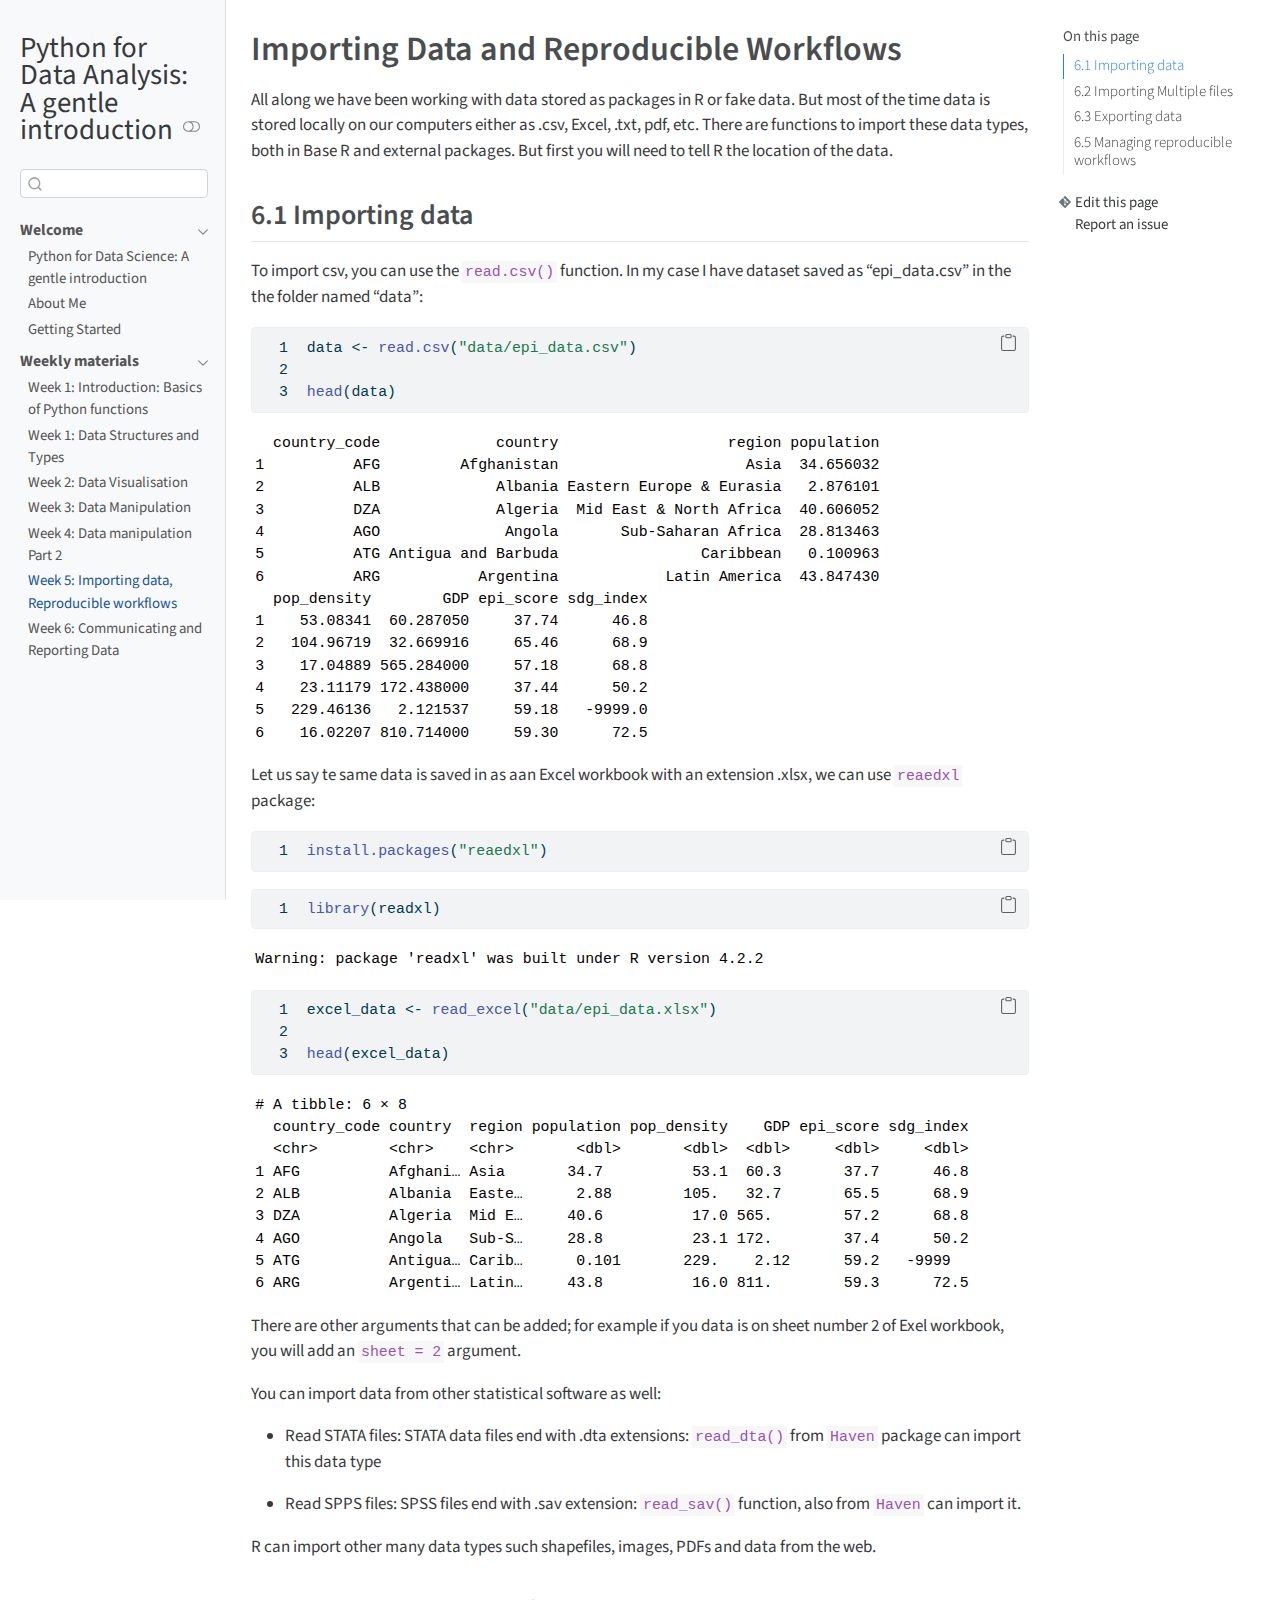
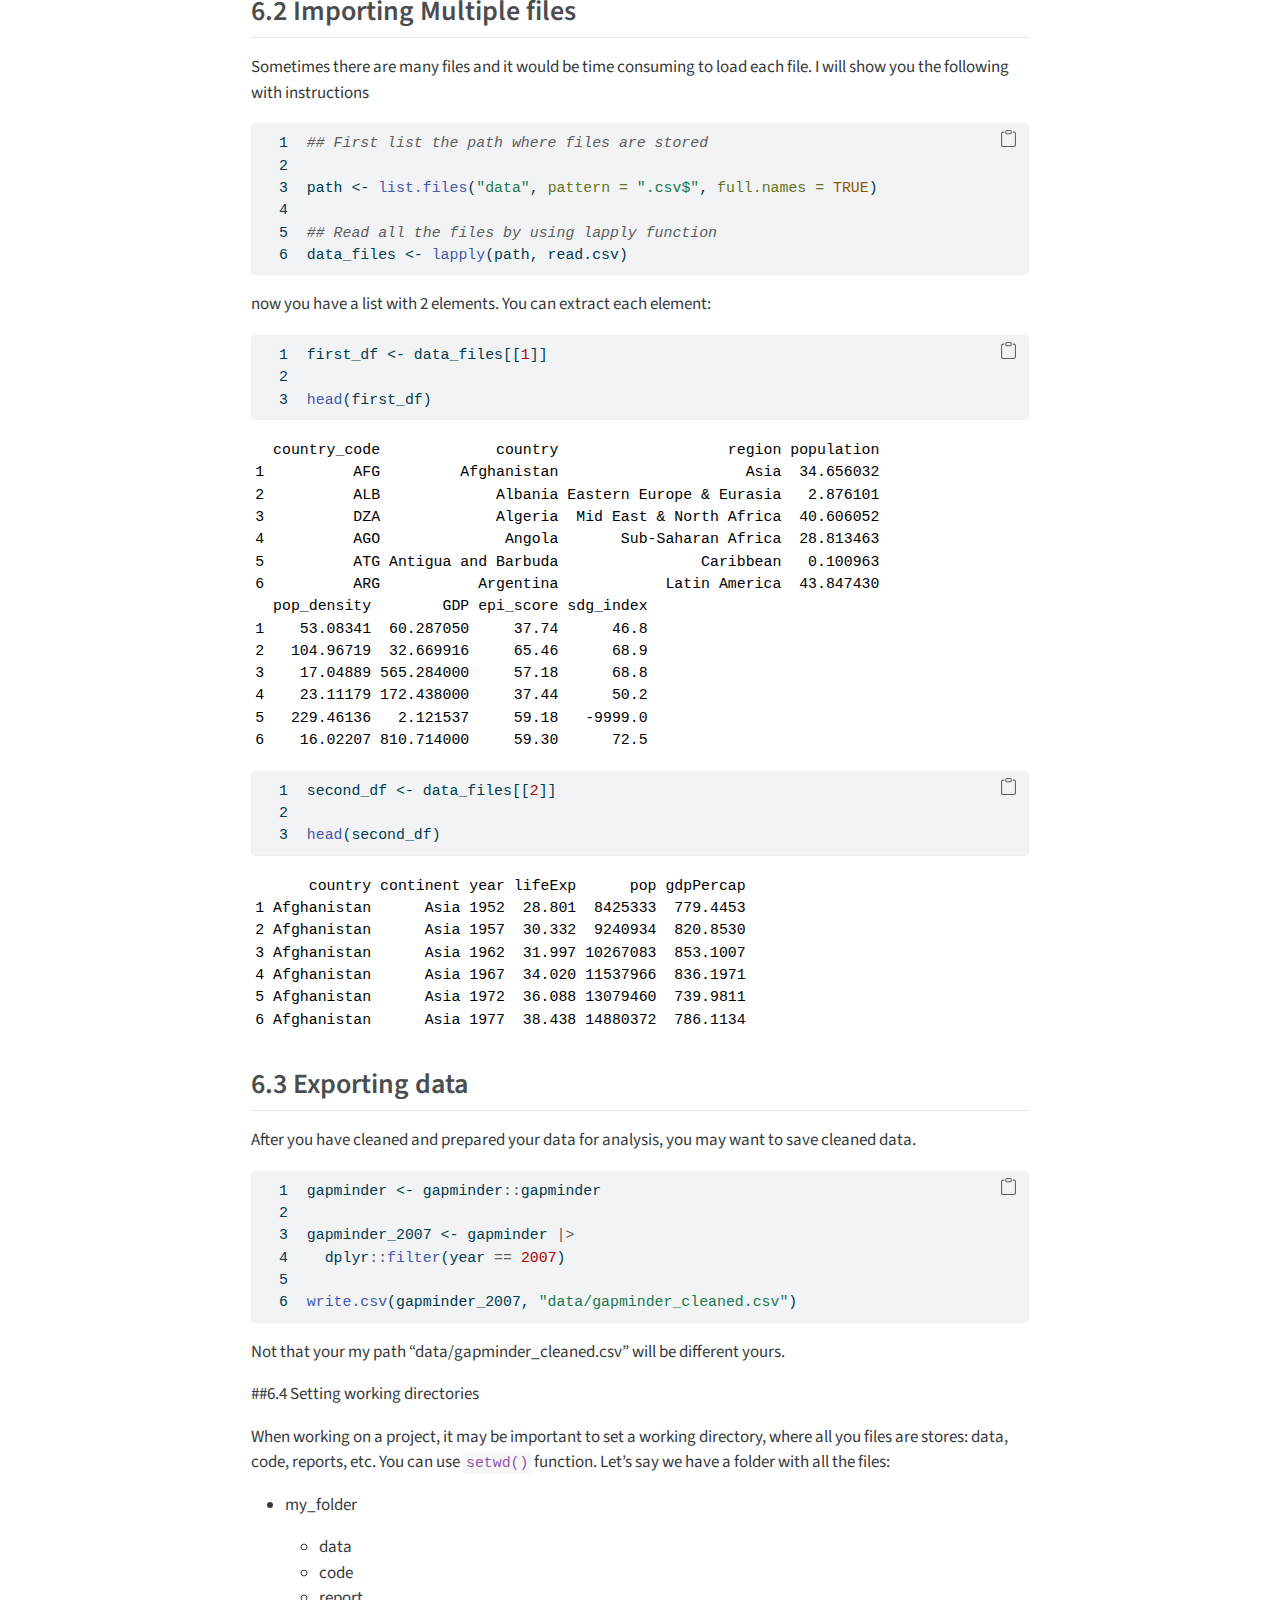
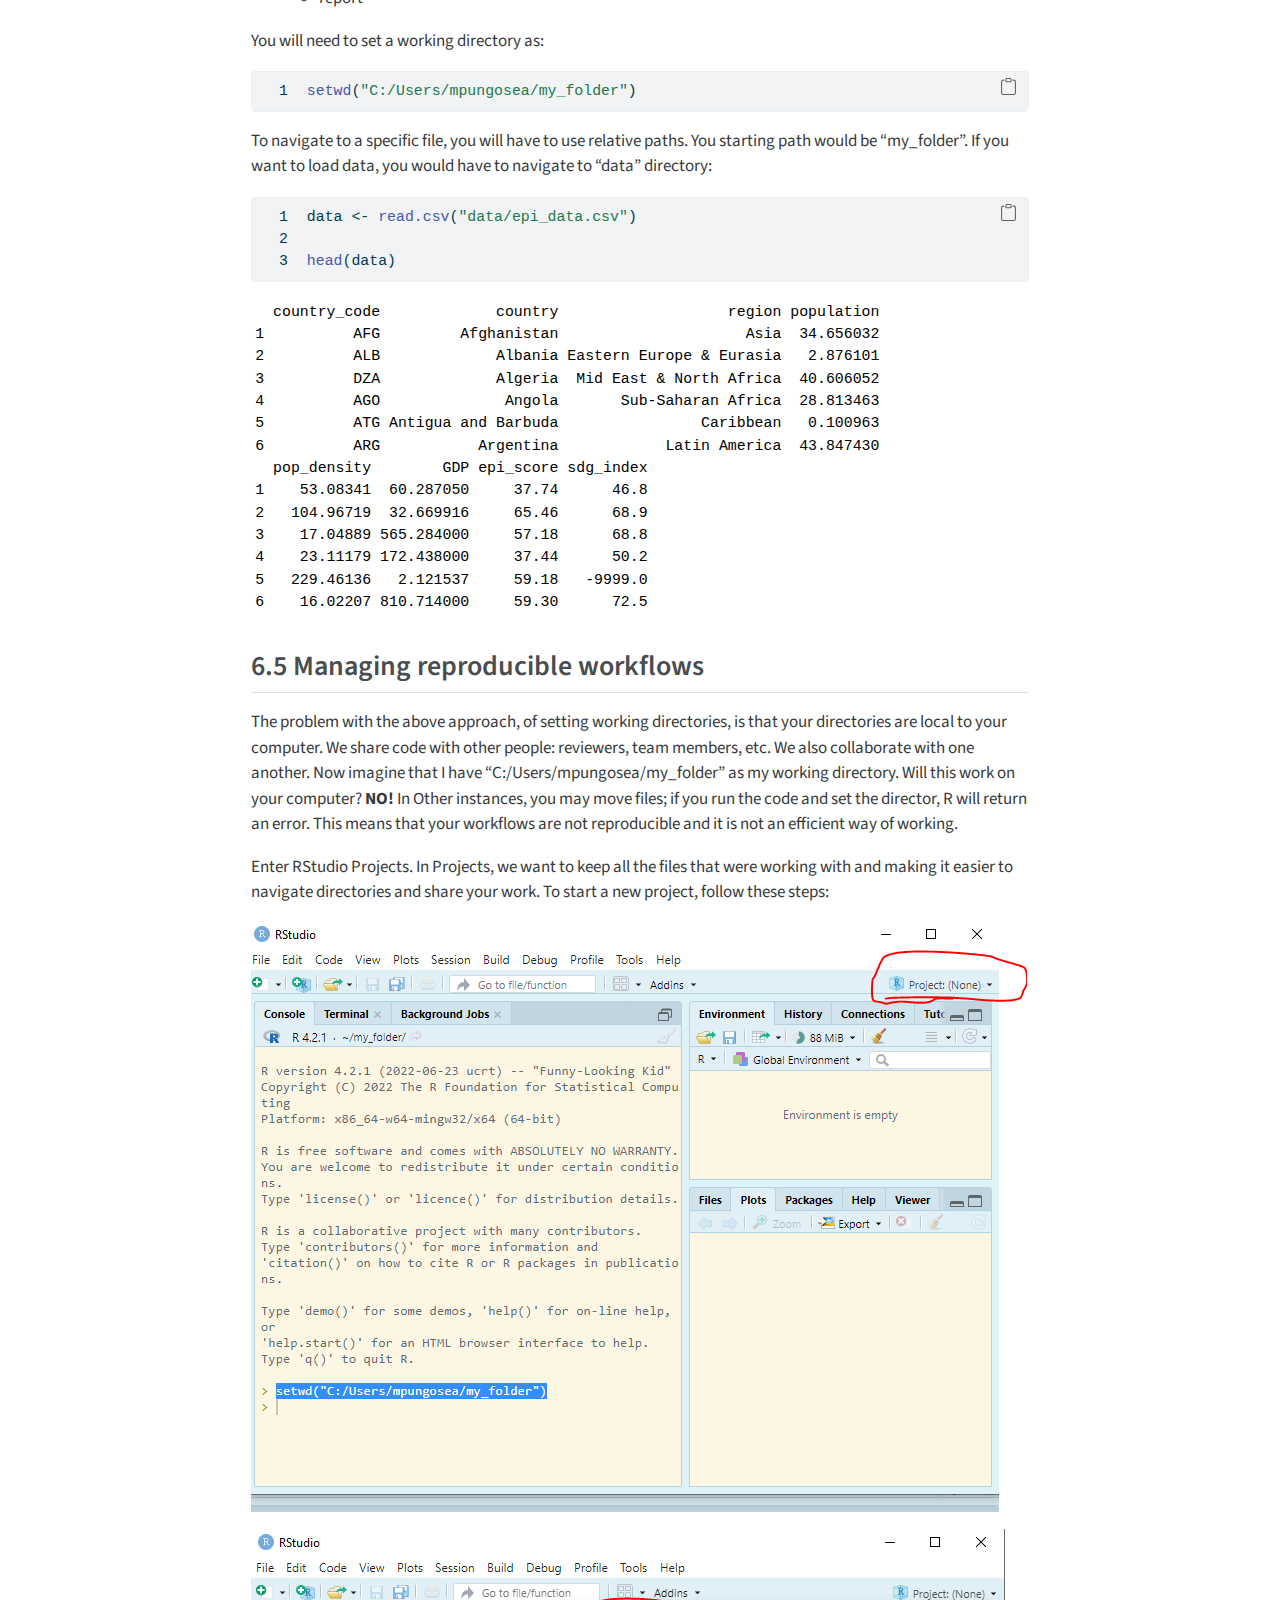
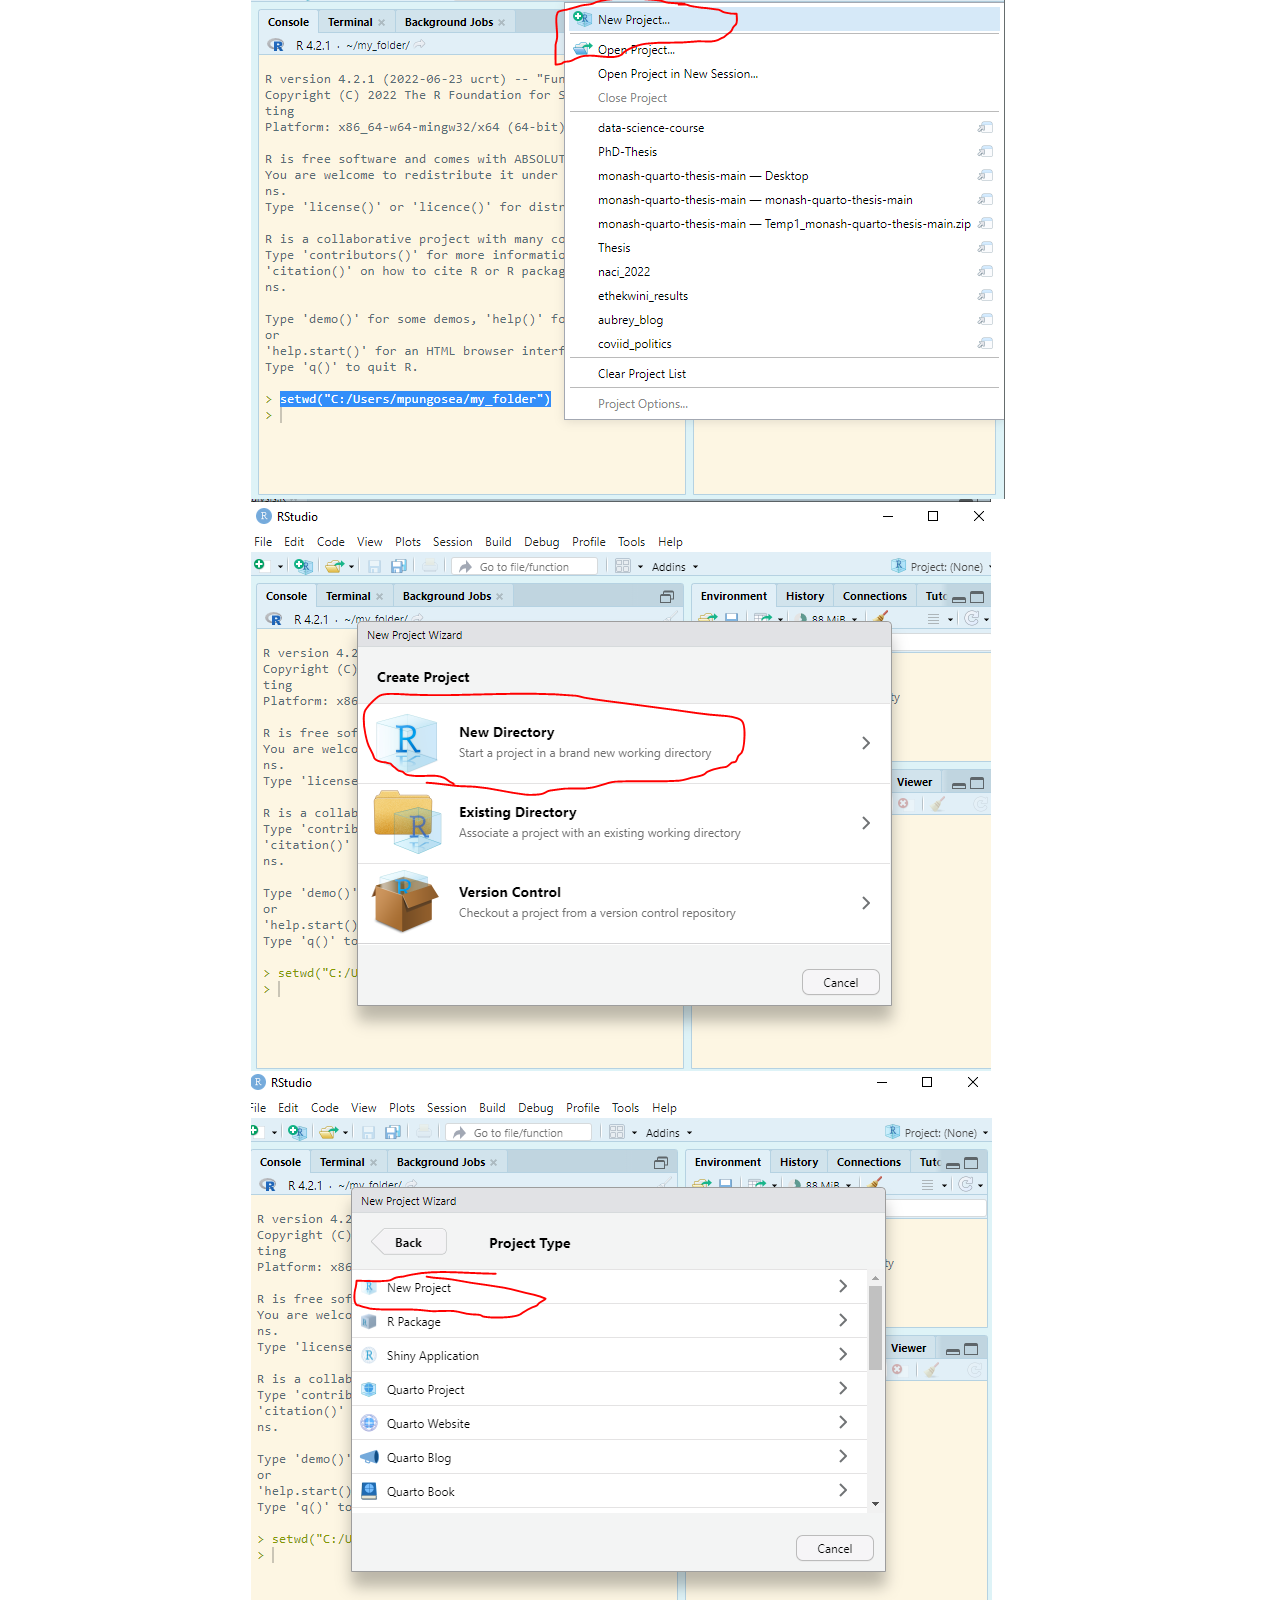
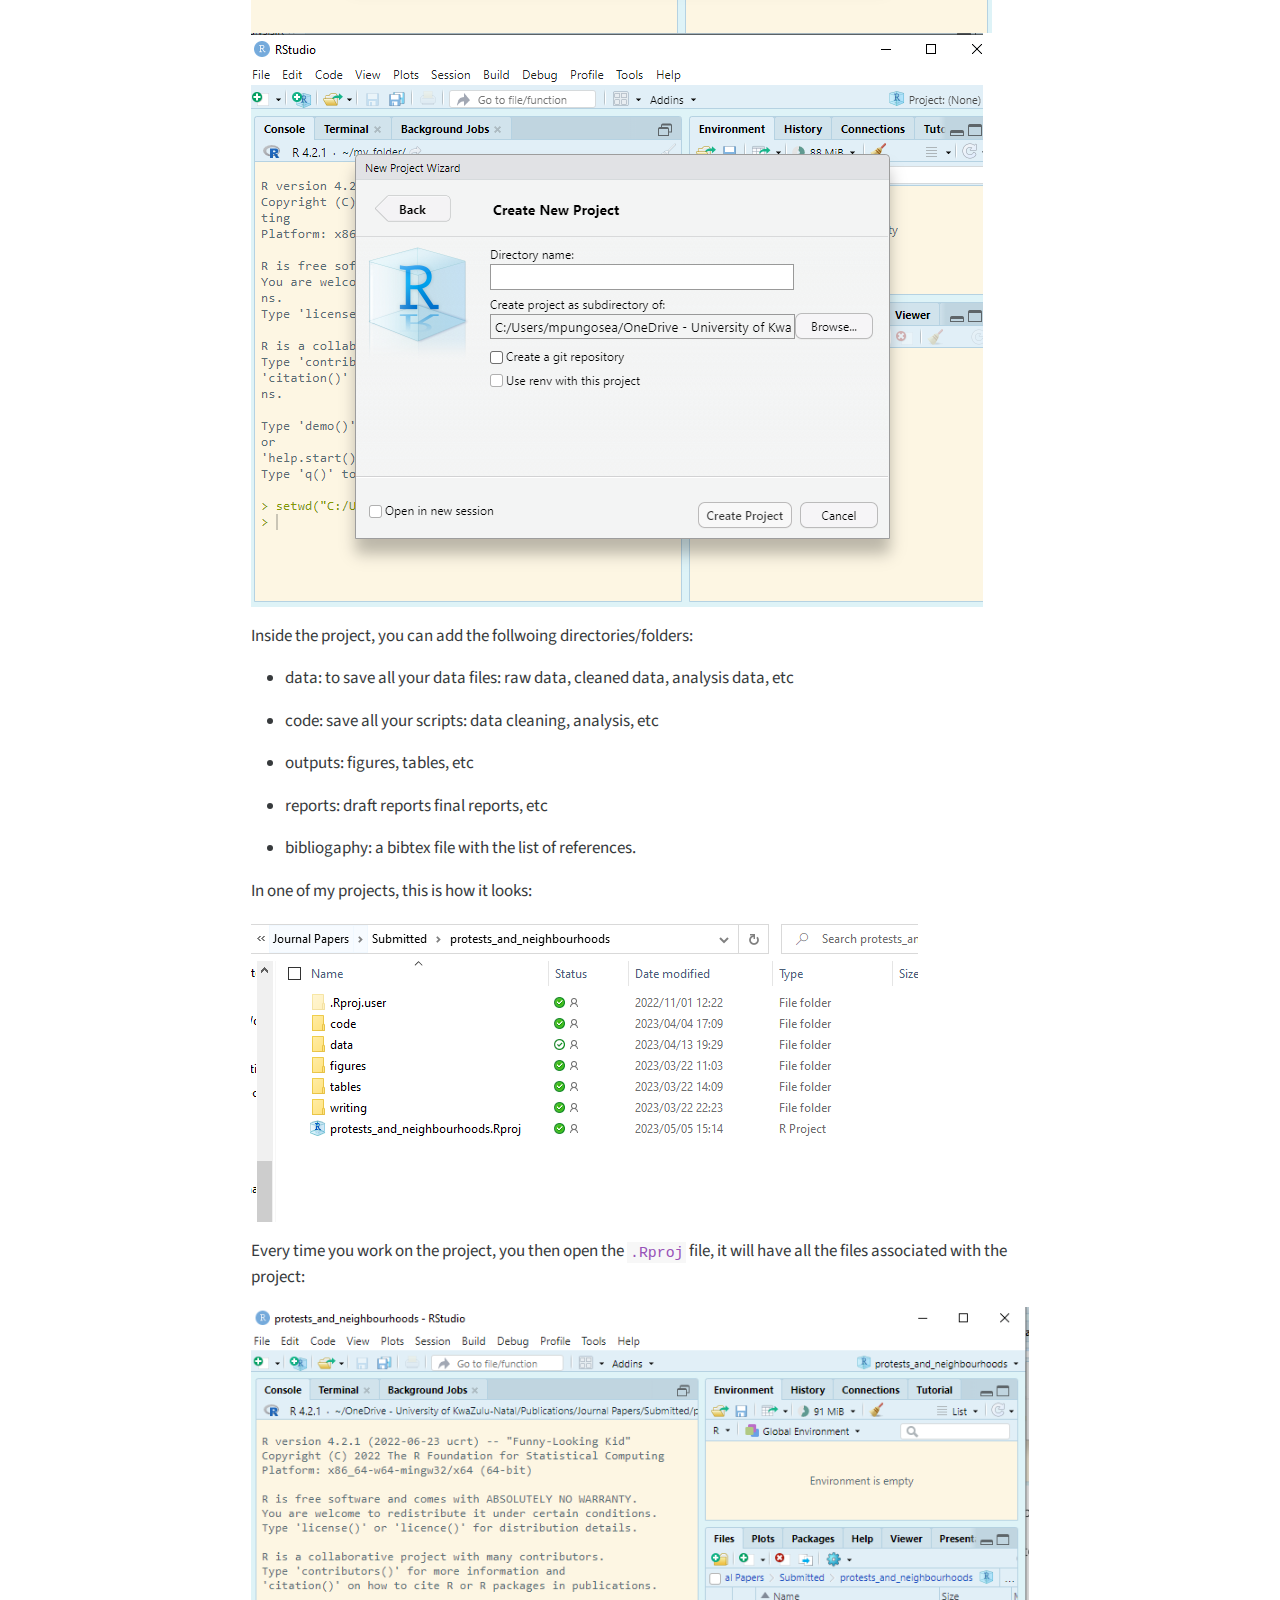
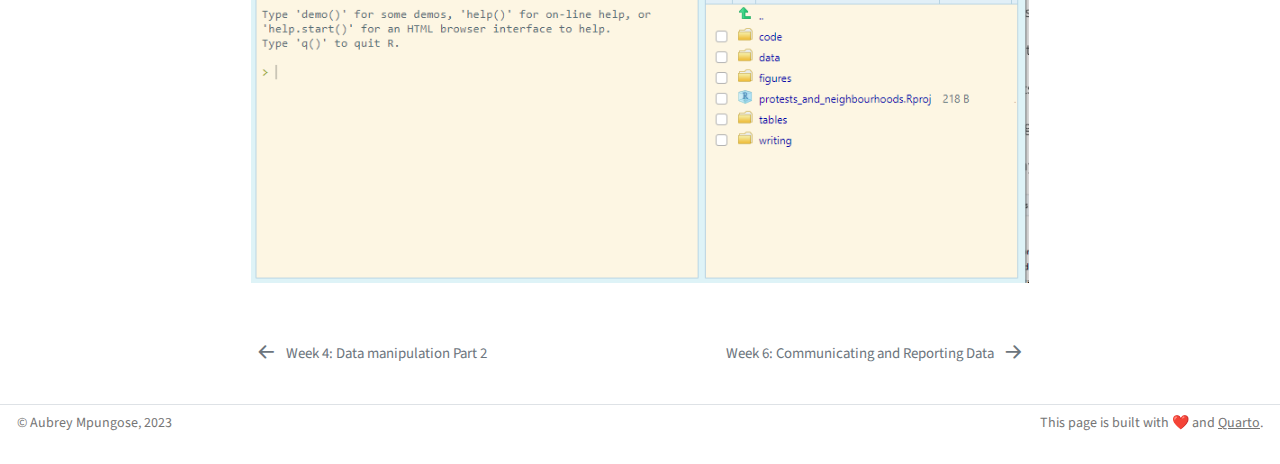
<file: docs/weeks/week-5.html>
<!DOCTYPE html>
<html xmlns="http://www.w3.org/1999/xhtml" lang="en" xml:lang="en"><head>
<meta http-equiv="Content-Type" content="text/html; charset=UTF-8">
<meta charset="utf-8">
<meta name="generator" content="quarto-1.3.433">
<meta name="viewport" content="width=device-width, initial-scale=1.0, user-scalable=yes">
<title>Python for Data Analysis: A gentle introduction - Importing Data and Reproducible Workflows</title>
<style>
code{white-space: pre-wrap;}
span.smallcaps{font-variant: small-caps;}
div.columns{display: flex; gap: min(4vw, 1.5em);}
div.column{flex: auto; overflow-x: auto;}
div.hanging-indent{margin-left: 1.5em; text-indent: -1.5em;}
ul.task-list{list-style: none;}
ul.task-list li input[type="checkbox"] {
  width: 0.8em;
  margin: 0 0.8em 0.2em -1em; /* quarto-specific, see https://github.com/quarto-dev/quarto-cli/issues/4556 */ 
  vertical-align: middle;
}
/* CSS for syntax highlighting */
pre > code.sourceCode { white-space: pre; position: relative; }
pre > code.sourceCode > span { display: inline-block; line-height: 1.25; }
pre > code.sourceCode > span:empty { height: 1.2em; }
.sourceCode { overflow: visible; }
code.sourceCode > span { color: inherit; text-decoration: inherit; }
div.sourceCode { margin: 1em 0; }
pre.sourceCode { margin: 0; }
@media screen {
div.sourceCode { overflow: auto; }
}
@media print {
pre > code.sourceCode { white-space: pre-wrap; }
pre > code.sourceCode > span { text-indent: -5em; padding-left: 5em; }
}
pre.numberSource code
  { counter-reset: source-line 0; }
pre.numberSource code > span
  { position: relative; left: -4em; counter-increment: source-line; }
pre.numberSource code > span > a:first-child::before
  { content: counter(source-line);
    position: relative; left: -1em; text-align: right; vertical-align: baseline;
    border: none; display: inline-block;
    -webkit-touch-callout: none; -webkit-user-select: none;
    -khtml-user-select: none; -moz-user-select: none;
    -ms-user-select: none; user-select: none;
    padding: 0 4px; width: 4em;
  }
pre.numberSource { margin-left: 3em;  padding-left: 4px; }
div.sourceCode
  {   }
@media screen {
pre > code.sourceCode > span > a:first-child::before { text-decoration: underline; }
}
</style>

<script src="../site_libs/quarto-nav/quarto-nav.js"></script>
<script src="../site_libs/quarto-nav/headroom.min.js"></script>
<script src="../site_libs/clipboard/clipboard.min.js"></script>
<script src="../site_libs/quarto-search/autocomplete.umd.js"></script>
<script src="../site_libs/quarto-search/fuse.min.js"></script>
<script src="../site_libs/quarto-search/quarto-search.js"></script>
<meta name="quarto:offset" content="../">
<link href="../weeks/week-6.html" rel="next">
<link href="../weeks/week-4.html" rel="prev">
<script src="../site_libs/quarto-html/quarto.js"></script>
<script src="../site_libs/quarto-html/popper.min.js"></script>
<script src="../site_libs/quarto-html/tippy.umd.min.js"></script>
<script src="../site_libs/quarto-html/anchor.min.js"></script>
<link href="../site_libs/quarto-html/tippy.css" rel="stylesheet">
<link href="../site_libs/quarto-html/quarto-syntax-highlighting.css" rel="stylesheet" class="quarto-color-scheme" id="quarto-text-highlighting-styles">
<link href="../site_libs/quarto-html/quarto-syntax-highlighting-dark.css" rel="prefetch" class="quarto-color-scheme quarto-color-alternate" id="quarto-text-highlighting-styles">
<script src="../site_libs/bootstrap/bootstrap.min.js"></script>
<link href="../site_libs/bootstrap/bootstrap-icons.css" rel="stylesheet">
<link href="../site_libs/bootstrap/bootstrap.min.css" rel="stylesheet" class="quarto-color-scheme" id="quarto-bootstrap" data-mode="light">
<link href="../site_libs/bootstrap/bootstrap-dark.min.css" rel="prefetch" class="quarto-color-scheme quarto-color-alternate" id="quarto-bootstrap" data-mode="dark"><script id="quarto-search-options" type="application/json">{
  "location": "sidebar",
  "copy-button": false,
  "collapse-after": 3,
  "panel-placement": "start",
  "type": "textbox",
  "limit": 20,
  "language": {
    "search-no-results-text": "No results",
    "search-matching-documents-text": "matching documents",
    "search-copy-link-title": "Copy link to search",
    "search-hide-matches-text": "Hide additional matches",
    "search-more-match-text": "more match in this document",
    "search-more-matches-text": "more matches in this document",
    "search-clear-button-title": "Clear",
    "search-detached-cancel-button-title": "Cancel",
    "search-submit-button-title": "Submit",
    "search-label": "Search"
  }
}</script><link rel="stylesheet" href="../styles.css">
</head>
<body class="nav-sidebar docked">

<div id="quarto-search-results"></div>
  <header id="quarto-header" class="headroom fixed-top"><nav class="quarto-secondary-nav"><div class="container-fluid d-flex">
      <button type="button" class="quarto-btn-toggle btn" data-bs-toggle="collapse" data-bs-target="#quarto-sidebar,#quarto-sidebar-glass" aria-controls="quarto-sidebar" aria-expanded="false" aria-label="Toggle sidebar navigation" onclick="if (window.quartoToggleHeadroom) { window.quartoToggleHeadroom(); }">
        <i class="bi bi-layout-text-sidebar-reverse"></i>
      </button>
      <nav class="quarto-page-breadcrumbs" aria-label="breadcrumb"><ol class="breadcrumb"><li class="breadcrumb-item"><a href="../weeks/week-1a.html"><strong>Weekly materials</strong></a></li><li class="breadcrumb-item"><a href="../weeks/week-5.html">Week 5: Importing data, Reproducible workflows</a></li></ol></nav>
      <a class="flex-grow-1" role="button" data-bs-toggle="collapse" data-bs-target="#quarto-sidebar,#quarto-sidebar-glass" aria-controls="quarto-sidebar" aria-expanded="false" aria-label="Toggle sidebar navigation" onclick="if (window.quartoToggleHeadroom) { window.quartoToggleHeadroom(); }">      
      </a>
      <button type="button" class="btn quarto-search-button" aria-label="" onclick="window.quartoOpenSearch();">
        <i class="bi bi-search"></i>
      </button>
    </div>
  </nav></header><!-- content --><div id="quarto-content" class="quarto-container page-columns page-rows-contents page-layout-article">
<!-- sidebar -->
  <nav id="quarto-sidebar" class="sidebar collapse collapse-horizontal sidebar-navigation docked overflow-auto"><div class="pt-lg-2 mt-2 text-left sidebar-header">
    <div class="sidebar-title mb-0 py-0">
      <a href="../">Python for Data Analysis: A gentle introduction</a> 
        <div class="sidebar-tools-main">
  <a href="" class="quarto-color-scheme-toggle quarto-navigation-tool  px-1" onclick="window.quartoToggleColorScheme(); return false;" title="Toggle dark mode"><i class="bi"></i></a>
</div>
    </div>
      </div>
        <div class="mt-2 flex-shrink-0 align-items-center">
        <div class="sidebar-search">
        <div id="quarto-search" class="" title="Search"></div>
        </div>
        </div>
    <div class="sidebar-menu-container"> 
    <ul class="list-unstyled mt-1">
<li class="sidebar-item sidebar-item-section">
      <div class="sidebar-item-container"> 
            <a class="sidebar-item-text sidebar-link text-start" data-bs-toggle="collapse" data-bs-target="#quarto-sidebar-section-1" aria-expanded="true">
 <span class="menu-text"><strong>Welcome</strong></span></a>
          <a class="sidebar-item-toggle text-start" data-bs-toggle="collapse" data-bs-target="#quarto-sidebar-section-1" aria-expanded="true" aria-label="Toggle section">
            <i class="bi bi-chevron-right ms-2"></i>
          </a> 
      </div>
      <ul id="quarto-sidebar-section-1" class="collapse list-unstyled sidebar-section depth1 show">
<li class="sidebar-item">
  <div class="sidebar-item-container"> 
  <a href="../index.html" class="sidebar-item-text sidebar-link">
 <span class="menu-text">Python for Data Science: A gentle introduction</span></a>
  </div>
</li>
          <li class="sidebar-item">
  <div class="sidebar-item-container"> 
  <a href="../my-profile.html" class="sidebar-item-text sidebar-link">
 <span class="menu-text">About Me</span></a>
  </div>
</li>
          <li class="sidebar-item">
  <div class="sidebar-item-container"> 
  <a href="../getting-started.html" class="sidebar-item-text sidebar-link">
 <span class="menu-text">Getting Started</span></a>
  </div>
</li>
      </ul>
</li>
        <li class="sidebar-item sidebar-item-section">
      <div class="sidebar-item-container"> 
            <a class="sidebar-item-text sidebar-link text-start" data-bs-toggle="collapse" data-bs-target="#quarto-sidebar-section-2" aria-expanded="true">
 <span class="menu-text"><strong>Weekly materials</strong></span></a>
          <a class="sidebar-item-toggle text-start" data-bs-toggle="collapse" data-bs-target="#quarto-sidebar-section-2" aria-expanded="true" aria-label="Toggle section">
            <i class="bi bi-chevron-right ms-2"></i>
          </a> 
      </div>
      <ul id="quarto-sidebar-section-2" class="collapse list-unstyled sidebar-section depth1 show">
<li class="sidebar-item">
  <div class="sidebar-item-container"> 
  <a href="../weeks/week-1a.html" class="sidebar-item-text sidebar-link">
 <span class="menu-text">Week 1: Introduction: Basics of Python functions</span></a>
  </div>
</li>
          <li class="sidebar-item">
  <div class="sidebar-item-container"> 
  <a href="../weeks/week-1b.html" class="sidebar-item-text sidebar-link">
 <span class="menu-text">Week 1: Data Structures and Types</span></a>
  </div>
</li>
          <li class="sidebar-item">
  <div class="sidebar-item-container"> 
  <a href="../weeks/week-2.html" class="sidebar-item-text sidebar-link">
 <span class="menu-text">Week 2: Data Visualisation</span></a>
  </div>
</li>
          <li class="sidebar-item">
  <div class="sidebar-item-container"> 
  <a href="../weeks/week-3.html" class="sidebar-item-text sidebar-link">
 <span class="menu-text">Week 3: Data Manipulation</span></a>
  </div>
</li>
          <li class="sidebar-item">
  <div class="sidebar-item-container"> 
  <a href="../weeks/week-4.html" class="sidebar-item-text sidebar-link">
 <span class="menu-text">Week 4: Data manipulation Part 2</span></a>
  </div>
</li>
          <li class="sidebar-item">
  <div class="sidebar-item-container"> 
  <a href="../weeks/week-5.html" class="sidebar-item-text sidebar-link active">
 <span class="menu-text">Week 5: Importing data, Reproducible workflows</span></a>
  </div>
</li>
          <li class="sidebar-item">
  <div class="sidebar-item-container"> 
  <a href="../weeks/week-6.html" class="sidebar-item-text sidebar-link">
 <span class="menu-text">Week 6: Communicating and Reporting Data</span></a>
  </div>
</li>
      </ul>
</li>
    </ul>
</div>
</nav><div id="quarto-sidebar-glass" data-bs-toggle="collapse" data-bs-target="#quarto-sidebar,#quarto-sidebar-glass"></div>
<!-- margin-sidebar -->
    <div id="quarto-margin-sidebar" class="sidebar margin-sidebar">
        <nav id="TOC" role="doc-toc" class="toc-active"><h2 id="toc-title">On this page</h2>
   
  <ul>
<li><a href="#importing-data" id="toc-importing-data" class="nav-link active" data-scroll-target="#importing-data">6.1 Importing data</a></li>
  <li><a href="#importing-multiple-files" id="toc-importing-multiple-files" class="nav-link" data-scroll-target="#importing-multiple-files">6.2 Importing Multiple files</a></li>
  <li><a href="#exporting-data" id="toc-exporting-data" class="nav-link" data-scroll-target="#exporting-data">6.3 Exporting data</a></li>
  <li><a href="#managing-reproducible-workflows" id="toc-managing-reproducible-workflows" class="nav-link" data-scroll-target="#managing-reproducible-workflows">6.5 Managing reproducible workflows</a></li>
  </ul><div class="toc-actions"><div><i class="bi bi-git"></i></div><div class="action-links"><p><a href="https://aubreympungose.github.io/python_course/edit/main/weeks/week-5.qmd" class="toc-action">Edit this page</a></p><p><a href="https://aubreympungose.github.io/python_course/issues/new" class="toc-action">Report an issue</a></p></div></div></nav>
    </div>
<!-- main -->
<main class="content" id="quarto-document-content"><header id="title-block-header" class="quarto-title-block default"><div class="quarto-title">
<h1 class="title">Importing Data and Reproducible Workflows</h1>
</div>



<div class="quarto-title-meta">

    
  
    
  </div>
  

</header><p>All along we have been working with data stored as packages in R or fake data. But most of the time data is stored locally on our computers either as .csv, Excel, .txt, pdf, etc. There are functions to import these data types, both in Base R and external packages. But first you will need to tell R the location of the data.</p>
<section id="importing-data" class="level2"><h2 class="anchored" data-anchor-id="importing-data">6.1 Importing data</h2>
<p>To import csv, you can use the <code><a href="https://rdrr.io/r/utils/read.table.html">read.csv()</a></code> function. In my case I have dataset saved as “epi_data.csv” in the the folder named “data”:</p>
<div class="cell">
<div class="sourceCode cell-code" id="cb1"><pre class="sourceCode numberSource r number-lines code-with-copy"><code class="sourceCode r"><span id="cb1-1"><a href="#cb1-1"></a>data <span class="ot">&lt;-</span> <span class="fu">read.csv</span>(<span class="st">"data/epi_data.csv"</span>)</span>
<span id="cb1-2"><a href="#cb1-2"></a></span>
<span id="cb1-3"><a href="#cb1-3"></a><span class="fu">head</span>(data)</span></code><button title="Copy to Clipboard" class="code-copy-button"><i class="bi"></i></button></pre></div>
<div class="cell-output cell-output-stdout">
<pre><code>  country_code             country                   region population
1          AFG         Afghanistan                     Asia  34.656032
2          ALB             Albania Eastern Europe &amp; Eurasia   2.876101
3          DZA             Algeria  Mid East &amp; North Africa  40.606052
4          AGO              Angola       Sub-Saharan Africa  28.813463
5          ATG Antigua and Barbuda                Caribbean   0.100963
6          ARG           Argentina            Latin America  43.847430
  pop_density        GDP epi_score sdg_index
1    53.08341  60.287050     37.74      46.8
2   104.96719  32.669916     65.46      68.9
3    17.04889 565.284000     57.18      68.8
4    23.11179 172.438000     37.44      50.2
5   229.46136   2.121537     59.18   -9999.0
6    16.02207 810.714000     59.30      72.5</code></pre>
</div>
</div>
<p>Let us say te same data is saved in as aan Excel workbook with an extension .xlsx, we can use <code>reaedxl</code> package:</p>
<div class="cell">
<div class="sourceCode cell-code" id="cb3"><pre class="sourceCode numberSource r number-lines code-with-copy"><code class="sourceCode r"><span id="cb3-1"><a href="#cb3-1"></a><span class="fu">install.packages</span>(<span class="st">"reaedxl"</span>)</span></code><button title="Copy to Clipboard" class="code-copy-button"><i class="bi"></i></button></pre></div>
</div>
<div class="cell">
<div class="sourceCode cell-code" id="cb4"><pre class="sourceCode numberSource r number-lines code-with-copy"><code class="sourceCode r"><span id="cb4-1"><a href="#cb4-1"></a><span class="fu">library</span>(readxl)</span></code><button title="Copy to Clipboard" class="code-copy-button"><i class="bi"></i></button></pre></div>
<div class="cell-output cell-output-stderr">
<pre><code>Warning: package 'readxl' was built under R version 4.2.2</code></pre>
</div>
<div class="sourceCode cell-code" id="cb6"><pre class="sourceCode numberSource r number-lines code-with-copy"><code class="sourceCode r"><span id="cb6-1"><a href="#cb6-1"></a>excel_data <span class="ot">&lt;-</span> <span class="fu">read_excel</span>(<span class="st">"data/epi_data.xlsx"</span>)</span>
<span id="cb6-2"><a href="#cb6-2"></a></span>
<span id="cb6-3"><a href="#cb6-3"></a><span class="fu">head</span>(excel_data)</span></code><button title="Copy to Clipboard" class="code-copy-button"><i class="bi"></i></button></pre></div>
<div class="cell-output cell-output-stdout">
<pre><code># A tibble: 6 × 8
  country_code country  region population pop_density    GDP epi_score sdg_index
  &lt;chr&gt;        &lt;chr&gt;    &lt;chr&gt;       &lt;dbl&gt;       &lt;dbl&gt;  &lt;dbl&gt;     &lt;dbl&gt;     &lt;dbl&gt;
1 AFG          Afghani… Asia       34.7          53.1  60.3       37.7      46.8
2 ALB          Albania  Easte…      2.88        105.   32.7       65.5      68.9
3 DZA          Algeria  Mid E…     40.6          17.0 565.        57.2      68.8
4 AGO          Angola   Sub-S…     28.8          23.1 172.        37.4      50.2
5 ATG          Antigua… Carib…      0.101       229.    2.12      59.2   -9999  
6 ARG          Argenti… Latin…     43.8          16.0 811.        59.3      72.5</code></pre>
</div>
</div>
<p>There are other arguments that can be added; for example if you data is on sheet number 2 of Exel workbook, you will add an <code>sheet = 2</code> argument.</p>
<p>You can import data from other statistical software as well:</p>
<ul>
<li><p>Read STATA files: STATA data files end with .dta extensions: <code>read_dta()</code> from <code>Haven</code> package can import this data type</p></li>
<li><p>Read SPPS files: SPSS files end with .sav extension: <code>read_sav()</code> function, also from <code>Haven</code> can import it.</p></li>
</ul>
<p>R can import other many data types such shapefiles, images, PDFs and data from the web.</p>
</section><section id="importing-multiple-files" class="level2"><h2 class="anchored" data-anchor-id="importing-multiple-files">6.2 Importing Multiple files</h2>
<p>Sometimes there are many files and it would be time consuming to load each file. I will show you the following with instructions</p>
<div class="cell">
<div class="sourceCode cell-code" id="cb8"><pre class="sourceCode numberSource r number-lines code-with-copy"><code class="sourceCode r"><span id="cb8-1"><a href="#cb8-1"></a><span class="do">## First list the path where files are stored</span></span>
<span id="cb8-2"><a href="#cb8-2"></a></span>
<span id="cb8-3"><a href="#cb8-3"></a>path <span class="ot">&lt;-</span> <span class="fu">list.files</span>(<span class="st">"data"</span>, <span class="at">pattern =</span> <span class="st">".csv$"</span>, <span class="at">full.names =</span> <span class="cn">TRUE</span>) </span>
<span id="cb8-4"><a href="#cb8-4"></a></span>
<span id="cb8-5"><a href="#cb8-5"></a><span class="do">## Read all the files by using lapply function</span></span>
<span id="cb8-6"><a href="#cb8-6"></a>data_files <span class="ot">&lt;-</span> <span class="fu">lapply</span>(path, read.csv)</span></code><button title="Copy to Clipboard" class="code-copy-button"><i class="bi"></i></button></pre></div>
</div>
<p>now you have a list with 2 elements. You can extract each element:</p>
<div class="cell">
<div class="sourceCode cell-code" id="cb9"><pre class="sourceCode numberSource r number-lines code-with-copy"><code class="sourceCode r"><span id="cb9-1"><a href="#cb9-1"></a>first_df <span class="ot">&lt;-</span> data_files[[<span class="dv">1</span>]]</span>
<span id="cb9-2"><a href="#cb9-2"></a></span>
<span id="cb9-3"><a href="#cb9-3"></a><span class="fu">head</span>(first_df)</span></code><button title="Copy to Clipboard" class="code-copy-button"><i class="bi"></i></button></pre></div>
<div class="cell-output cell-output-stdout">
<pre><code>  country_code             country                   region population
1          AFG         Afghanistan                     Asia  34.656032
2          ALB             Albania Eastern Europe &amp; Eurasia   2.876101
3          DZA             Algeria  Mid East &amp; North Africa  40.606052
4          AGO              Angola       Sub-Saharan Africa  28.813463
5          ATG Antigua and Barbuda                Caribbean   0.100963
6          ARG           Argentina            Latin America  43.847430
  pop_density        GDP epi_score sdg_index
1    53.08341  60.287050     37.74      46.8
2   104.96719  32.669916     65.46      68.9
3    17.04889 565.284000     57.18      68.8
4    23.11179 172.438000     37.44      50.2
5   229.46136   2.121537     59.18   -9999.0
6    16.02207 810.714000     59.30      72.5</code></pre>
</div>
</div>
<div class="cell">
<div class="sourceCode cell-code" id="cb11"><pre class="sourceCode numberSource r number-lines code-with-copy"><code class="sourceCode r"><span id="cb11-1"><a href="#cb11-1"></a>second_df <span class="ot">&lt;-</span> data_files[[<span class="dv">2</span>]]</span>
<span id="cb11-2"><a href="#cb11-2"></a></span>
<span id="cb11-3"><a href="#cb11-3"></a><span class="fu">head</span>(second_df)</span></code><button title="Copy to Clipboard" class="code-copy-button"><i class="bi"></i></button></pre></div>
<div class="cell-output cell-output-stdout">
<pre><code>      country continent year lifeExp      pop gdpPercap
1 Afghanistan      Asia 1952  28.801  8425333  779.4453
2 Afghanistan      Asia 1957  30.332  9240934  820.8530
3 Afghanistan      Asia 1962  31.997 10267083  853.1007
4 Afghanistan      Asia 1967  34.020 11537966  836.1971
5 Afghanistan      Asia 1972  36.088 13079460  739.9811
6 Afghanistan      Asia 1977  38.438 14880372  786.1134</code></pre>
</div>
</div>
</section><section id="exporting-data" class="level2"><h2 class="anchored" data-anchor-id="exporting-data">6.3 Exporting data</h2>
<p>After you have cleaned and prepared your data for analysis, you may want to save cleaned data.</p>
<div class="cell">
<div class="sourceCode cell-code" id="cb13"><pre class="sourceCode numberSource r number-lines code-with-copy"><code class="sourceCode r"><span id="cb13-1"><a href="#cb13-1"></a>gapminder <span class="ot">&lt;-</span> gapminder<span class="sc">::</span>gapminder</span>
<span id="cb13-2"><a href="#cb13-2"></a></span>
<span id="cb13-3"><a href="#cb13-3"></a>gapminder_2007 <span class="ot">&lt;-</span> gapminder <span class="sc">|&gt;</span> </span>
<span id="cb13-4"><a href="#cb13-4"></a>  dplyr<span class="sc">::</span><span class="fu">filter</span>(year <span class="sc">==</span> <span class="dv">2007</span>)</span>
<span id="cb13-5"><a href="#cb13-5"></a></span>
<span id="cb13-6"><a href="#cb13-6"></a><span class="fu">write.csv</span>(gapminder_2007, <span class="st">"data/gapminder_cleaned.csv"</span>)</span></code><button title="Copy to Clipboard" class="code-copy-button"><i class="bi"></i></button></pre></div>
</div>
<p>Not that your my path “data/gapminder_cleaned.csv” will be different yours.</p>
<p>##6.4 Setting working directories</p>
<p>When working on a project, it may be important to set a working directory, where all you files are stores: data, code, reports, etc. You can use <code><a href="https://rdrr.io/r/base/getwd.html">setwd()</a></code> function. Let’s say we have a folder with all the files:</p>
<ul>
<li>
<p>my_folder</p>
<ul>
<li>data</li>
<li>code</li>
<li>report</li>
</ul>
</li>
</ul>
<p>You will need to set a working directory as:</p>
<div class="cell">
<div class="sourceCode cell-code" id="cb14"><pre class="sourceCode numberSource r number-lines code-with-copy"><code class="sourceCode r"><span id="cb14-1"><a href="#cb14-1"></a><span class="fu">setwd</span>(<span class="st">"C:/Users/mpungosea/my_folder"</span>)</span></code><button title="Copy to Clipboard" class="code-copy-button"><i class="bi"></i></button></pre></div>
</div>
<p>To navigate to a specific file, you will have to use relative paths. You starting path would be “my_folder”. If you want to load data, you would have to navigate to “data” directory:</p>
<div class="cell">
<div class="sourceCode cell-code" id="cb15"><pre class="sourceCode numberSource r number-lines code-with-copy"><code class="sourceCode r"><span id="cb15-1"><a href="#cb15-1"></a>data <span class="ot">&lt;-</span> <span class="fu">read.csv</span>(<span class="st">"data/epi_data.csv"</span>)</span>
<span id="cb15-2"><a href="#cb15-2"></a></span>
<span id="cb15-3"><a href="#cb15-3"></a><span class="fu">head</span>(data)</span></code><button title="Copy to Clipboard" class="code-copy-button"><i class="bi"></i></button></pre></div>
<div class="cell-output cell-output-stdout">
<pre><code>  country_code             country                   region population
1          AFG         Afghanistan                     Asia  34.656032
2          ALB             Albania Eastern Europe &amp; Eurasia   2.876101
3          DZA             Algeria  Mid East &amp; North Africa  40.606052
4          AGO              Angola       Sub-Saharan Africa  28.813463
5          ATG Antigua and Barbuda                Caribbean   0.100963
6          ARG           Argentina            Latin America  43.847430
  pop_density        GDP epi_score sdg_index
1    53.08341  60.287050     37.74      46.8
2   104.96719  32.669916     65.46      68.9
3    17.04889 565.284000     57.18      68.8
4    23.11179 172.438000     37.44      50.2
5   229.46136   2.121537     59.18   -9999.0
6    16.02207 810.714000     59.30      72.5</code></pre>
</div>
</div>
</section><section id="managing-reproducible-workflows" class="level2"><h2 class="anchored" data-anchor-id="managing-reproducible-workflows">6.5 Managing reproducible workflows</h2>
<p>The problem with the above approach, of setting working directories, is that your directories are local to your computer. We share code with other people: reviewers, team members, etc. We also collaborate with one another. Now imagine that I have “C:/Users/mpungosea/my_folder” as my working directory. Will this work on your computer? <strong>NO!</strong> In Other instances, you may move files; if you run the code and set the director, R will return an error. This means that your workflows are not reproducible and it is not an efficient way of working.</p>
<p>Enter RStudio Projects. In Projects, we want to keep all the files that were working with and making it easier to navigate directories and share your work. To start a new project, follow these steps:</p>
<p><img src="images/week_5/r_project_1.png" class="img-fluid"></p>
<p><img src="images/week_5/r_project_2.png" class="img-fluid"><img src="images/week_5/r_project_3.png" class="img-fluid"><img src="images/week_5/r_project_4.png" class="img-fluid"><img src="images/week_5/r_project_5.png" class="img-fluid"></p>
<p>Inside the project, you can add the follwoing directories/folders:</p>
<ul>
<li><p>data: to save all your data files: raw data, cleaned data, analysis data, etc</p></li>
<li><p>code: save all your scripts: data cleaning, analysis, etc</p></li>
<li><p>outputs: figures, tables, etc</p></li>
<li><p>reports: draft reports final reports, etc</p></li>
<li><p>bibliogaphy: a bibtex file with the list of references.</p></li>
</ul>
<p>In one of my projects, this is how it looks:</p>
<p><img src="images/week_5/sample_project.png" class="img-fluid"></p>
<p>Every time you work on the project, you then open the <code>.Rproj</code> file, it will have all the files associated with the project:</p>
<p><img src="images/week_5/sample_project_2.png" class="img-fluid"></p>


</section></main><!-- /main --><script id="quarto-html-after-body" type="application/javascript">
window.document.addEventListener("DOMContentLoaded", function (event) {
  const toggleBodyColorMode = (bsSheetEl) => {
    const mode = bsSheetEl.getAttribute("data-mode");
    const bodyEl = window.document.querySelector("body");
    if (mode === "dark") {
      bodyEl.classList.add("quarto-dark");
      bodyEl.classList.remove("quarto-light");
    } else {
      bodyEl.classList.add("quarto-light");
      bodyEl.classList.remove("quarto-dark");
    }
  }
  const toggleBodyColorPrimary = () => {
    const bsSheetEl = window.document.querySelector("link#quarto-bootstrap");
    if (bsSheetEl) {
      toggleBodyColorMode(bsSheetEl);
    }
  }
  toggleBodyColorPrimary();  
  const disableStylesheet = (stylesheets) => {
    for (let i=0; i < stylesheets.length; i++) {
      const stylesheet = stylesheets[i];
      stylesheet.rel = 'prefetch';
    }
  }
  const enableStylesheet = (stylesheets) => {
    for (let i=0; i < stylesheets.length; i++) {
      const stylesheet = stylesheets[i];
      stylesheet.rel = 'stylesheet';
    }
  }
  const manageTransitions = (selector, allowTransitions) => {
    const els = window.document.querySelectorAll(selector);
    for (let i=0; i < els.length; i++) {
      const el = els[i];
      if (allowTransitions) {
        el.classList.remove('notransition');
      } else {
        el.classList.add('notransition');
      }
    }
  }
  const toggleColorMode = (alternate) => {
    // Switch the stylesheets
    const alternateStylesheets = window.document.querySelectorAll('link.quarto-color-scheme.quarto-color-alternate');
    manageTransitions('#quarto-margin-sidebar .nav-link', false);
    if (alternate) {
      enableStylesheet(alternateStylesheets);
      for (const sheetNode of alternateStylesheets) {
        if (sheetNode.id === "quarto-bootstrap") {
          toggleBodyColorMode(sheetNode);
        }
      }
    } else {
      disableStylesheet(alternateStylesheets);
      toggleBodyColorPrimary();
    }
    manageTransitions('#quarto-margin-sidebar .nav-link', true);
    // Switch the toggles
    const toggles = window.document.querySelectorAll('.quarto-color-scheme-toggle');
    for (let i=0; i < toggles.length; i++) {
      const toggle = toggles[i];
      if (toggle) {
        if (alternate) {
          toggle.classList.add("alternate");     
        } else {
          toggle.classList.remove("alternate");
        }
      }
    }
    // Hack to workaround the fact that safari doesn't
    // properly recolor the scrollbar when toggling (#1455)
    if (navigator.userAgent.indexOf('Safari') > 0 && navigator.userAgent.indexOf('Chrome') == -1) {
      manageTransitions("body", false);
      window.scrollTo(0, 1);
      setTimeout(() => {
        window.scrollTo(0, 0);
        manageTransitions("body", true);
      }, 40);  
    }
  }
  const isFileUrl = () => { 
    return window.location.protocol === 'file:';
  }
  const hasAlternateSentinel = () => {  
    let styleSentinel = getColorSchemeSentinel();
    if (styleSentinel !== null) {
      return styleSentinel === "alternate";
    } else {
      return false;
    }
  }
  const setStyleSentinel = (alternate) => {
    const value = alternate ? "alternate" : "default";
    if (!isFileUrl()) {
      window.localStorage.setItem("quarto-color-scheme", value);
    } else {
      localAlternateSentinel = value;
    }
  }
  const getColorSchemeSentinel = () => {
    if (!isFileUrl()) {
      const storageValue = window.localStorage.getItem("quarto-color-scheme");
      return storageValue != null ? storageValue : localAlternateSentinel;
    } else {
      return localAlternateSentinel;
    }
  }
  let localAlternateSentinel = 'default';
  // Dark / light mode switch
  window.quartoToggleColorScheme = () => {
    // Read the current dark / light value 
    let toAlternate = !hasAlternateSentinel();
    toggleColorMode(toAlternate);
    setStyleSentinel(toAlternate);
  };
  // Ensure there is a toggle, if there isn't float one in the top right
  if (window.document.querySelector('.quarto-color-scheme-toggle') === null) {
    const a = window.document.createElement('a');
    a.classList.add('top-right');
    a.classList.add('quarto-color-scheme-toggle');
    a.href = "";
    a.onclick = function() { try { window.quartoToggleColorScheme(); } catch {} return false; };
    const i = window.document.createElement("i");
    i.classList.add('bi');
    a.appendChild(i);
    window.document.body.appendChild(a);
  }
  // Switch to dark mode if need be
  if (hasAlternateSentinel()) {
    toggleColorMode(true);
  } else {
    toggleColorMode(false);
  }
  const icon = "";
  const anchorJS = new window.AnchorJS();
  anchorJS.options = {
    placement: 'right',
    icon: icon
  };
  anchorJS.add('.anchored');
  const isCodeAnnotation = (el) => {
    for (const clz of el.classList) {
      if (clz.startsWith('code-annotation-')) {                     
        return true;
      }
    }
    return false;
  }
  const clipboard = new window.ClipboardJS('.code-copy-button', {
    text: function(trigger) {
      const codeEl = trigger.previousElementSibling.cloneNode(true);
      for (const childEl of codeEl.children) {
        if (isCodeAnnotation(childEl)) {
          childEl.remove();
        }
      }
      return codeEl.innerText;
    }
  });
  clipboard.on('success', function(e) {
    // button target
    const button = e.trigger;
    // don't keep focus
    button.blur();
    // flash "checked"
    button.classList.add('code-copy-button-checked');
    var currentTitle = button.getAttribute("title");
    button.setAttribute("title", "Copied!");
    let tooltip;
    if (window.bootstrap) {
      button.setAttribute("data-bs-toggle", "tooltip");
      button.setAttribute("data-bs-placement", "left");
      button.setAttribute("data-bs-title", "Copied!");
      tooltip = new bootstrap.Tooltip(button, 
        { trigger: "manual", 
          customClass: "code-copy-button-tooltip",
          offset: [0, -8]});
      tooltip.show();    
    }
    setTimeout(function() {
      if (tooltip) {
        tooltip.hide();
        button.removeAttribute("data-bs-title");
        button.removeAttribute("data-bs-toggle");
        button.removeAttribute("data-bs-placement");
      }
      button.setAttribute("title", currentTitle);
      button.classList.remove('code-copy-button-checked');
    }, 1000);
    // clear code selection
    e.clearSelection();
  });
  function tippyHover(el, contentFn) {
    const config = {
      allowHTML: true,
      content: contentFn,
      maxWidth: 500,
      delay: 100,
      arrow: false,
      appendTo: function(el) {
          return el.parentElement;
      },
      interactive: true,
      interactiveBorder: 10,
      theme: 'quarto',
      placement: 'bottom-start'
    };
    window.tippy(el, config); 
  }
  const noterefs = window.document.querySelectorAll('a[role="doc-noteref"]');
  for (var i=0; i<noterefs.length; i++) {
    const ref = noterefs[i];
    tippyHover(ref, function() {
      // use id or data attribute instead here
      let href = ref.getAttribute('data-footnote-href') || ref.getAttribute('href');
      try { href = new URL(href).hash; } catch {}
      const id = href.replace(/^#\/?/, "");
      const note = window.document.getElementById(id);
      return note.innerHTML;
    });
  }
      let selectedAnnoteEl;
      const selectorForAnnotation = ( cell, annotation) => {
        let cellAttr = 'data-code-cell="' + cell + '"';
        let lineAttr = 'data-code-annotation="' +  annotation + '"';
        const selector = 'span[' + cellAttr + '][' + lineAttr + ']';
        return selector;
      }
      const selectCodeLines = (annoteEl) => {
        const doc = window.document;
        const targetCell = annoteEl.getAttribute("data-target-cell");
        const targetAnnotation = annoteEl.getAttribute("data-target-annotation");
        const annoteSpan = window.document.querySelector(selectorForAnnotation(targetCell, targetAnnotation));
        const lines = annoteSpan.getAttribute("data-code-lines").split(",");
        const lineIds = lines.map((line) => {
          return targetCell + "-" + line;
        })
        let top = null;
        let height = null;
        let parent = null;
        if (lineIds.length > 0) {
            //compute the position of the single el (top and bottom and make a div)
            const el = window.document.getElementById(lineIds[0]);
            top = el.offsetTop;
            height = el.offsetHeight;
            parent = el.parentElement.parentElement;
          if (lineIds.length > 1) {
            const lastEl = window.document.getElementById(lineIds[lineIds.length - 1]);
            const bottom = lastEl.offsetTop + lastEl.offsetHeight;
            height = bottom - top;
          }
          if (top !== null && height !== null && parent !== null) {
            // cook up a div (if necessary) and position it 
            let div = window.document.getElementById("code-annotation-line-highlight");
            if (div === null) {
              div = window.document.createElement("div");
              div.setAttribute("id", "code-annotation-line-highlight");
              div.style.position = 'absolute';
              parent.appendChild(div);
            }
            div.style.top = top - 2 + "px";
            div.style.height = height + 4 + "px";
            let gutterDiv = window.document.getElementById("code-annotation-line-highlight-gutter");
            if (gutterDiv === null) {
              gutterDiv = window.document.createElement("div");
              gutterDiv.setAttribute("id", "code-annotation-line-highlight-gutter");
              gutterDiv.style.position = 'absolute';
              const codeCell = window.document.getElementById(targetCell);
              const gutter = codeCell.querySelector('.code-annotation-gutter');
              gutter.appendChild(gutterDiv);
            }
            gutterDiv.style.top = top - 2 + "px";
            gutterDiv.style.height = height + 4 + "px";
          }
          selectedAnnoteEl = annoteEl;
        }
      };
      const unselectCodeLines = () => {
        const elementsIds = ["code-annotation-line-highlight", "code-annotation-line-highlight-gutter"];
        elementsIds.forEach((elId) => {
          const div = window.document.getElementById(elId);
          if (div) {
            div.remove();
          }
        });
        selectedAnnoteEl = undefined;
      };
      // Attach click handler to the DT
      const annoteDls = window.document.querySelectorAll('dt[data-target-cell]');
      for (const annoteDlNode of annoteDls) {
        annoteDlNode.addEventListener('click', (event) => {
          const clickedEl = event.target;
          if (clickedEl !== selectedAnnoteEl) {
            unselectCodeLines();
            const activeEl = window.document.querySelector('dt[data-target-cell].code-annotation-active');
            if (activeEl) {
              activeEl.classList.remove('code-annotation-active');
            }
            selectCodeLines(clickedEl);
            clickedEl.classList.add('code-annotation-active');
          } else {
            // Unselect the line
            unselectCodeLines();
            clickedEl.classList.remove('code-annotation-active');
          }
        });
      }
  const findCites = (el) => {
    const parentEl = el.parentElement;
    if (parentEl) {
      const cites = parentEl.dataset.cites;
      if (cites) {
        return {
          el,
          cites: cites.split(' ')
        };
      } else {
        return findCites(el.parentElement)
      }
    } else {
      return undefined;
    }
  };
  var bibliorefs = window.document.querySelectorAll('a[role="doc-biblioref"]');
  for (var i=0; i<bibliorefs.length; i++) {
    const ref = bibliorefs[i];
    const citeInfo = findCites(ref);
    if (citeInfo) {
      tippyHover(citeInfo.el, function() {
        var popup = window.document.createElement('div');
        citeInfo.cites.forEach(function(cite) {
          var citeDiv = window.document.createElement('div');
          citeDiv.classList.add('hanging-indent');
          citeDiv.classList.add('csl-entry');
          var biblioDiv = window.document.getElementById('ref-' + cite);
          if (biblioDiv) {
            citeDiv.innerHTML = biblioDiv.innerHTML;
          }
          popup.appendChild(citeDiv);
        });
        return popup.innerHTML;
      });
    }
  }
});
</script><nav class="page-navigation"><div class="nav-page nav-page-previous">
      <a href="../weeks/week-4.html" class="pagination-link">
        <i class="bi bi-arrow-left-short"></i> <span class="nav-page-text">Week 4: Data manipulation Part 2</span>
      </a>          
  </div>
  <div class="nav-page nav-page-next">
      <a href="../weeks/week-6.html" class="pagination-link">
        <span class="nav-page-text">Week 6: Communicating and Reporting Data</span> <i class="bi bi-arrow-right-short"></i>
      </a>
  </div>
</nav>
</div> <!-- /content -->
<footer class="footer"><div class="nav-footer">
    <div class="nav-footer-left">© Aubrey Mpungose, 2023</div>   
    <div class="nav-footer-center">
      &nbsp;
    </div>
    <div class="nav-footer-right">This page is built with ❤️ and <a href="https://quarto.org/">Quarto</a>.</div>
  </div>
</footer>


</body></html>
</file>
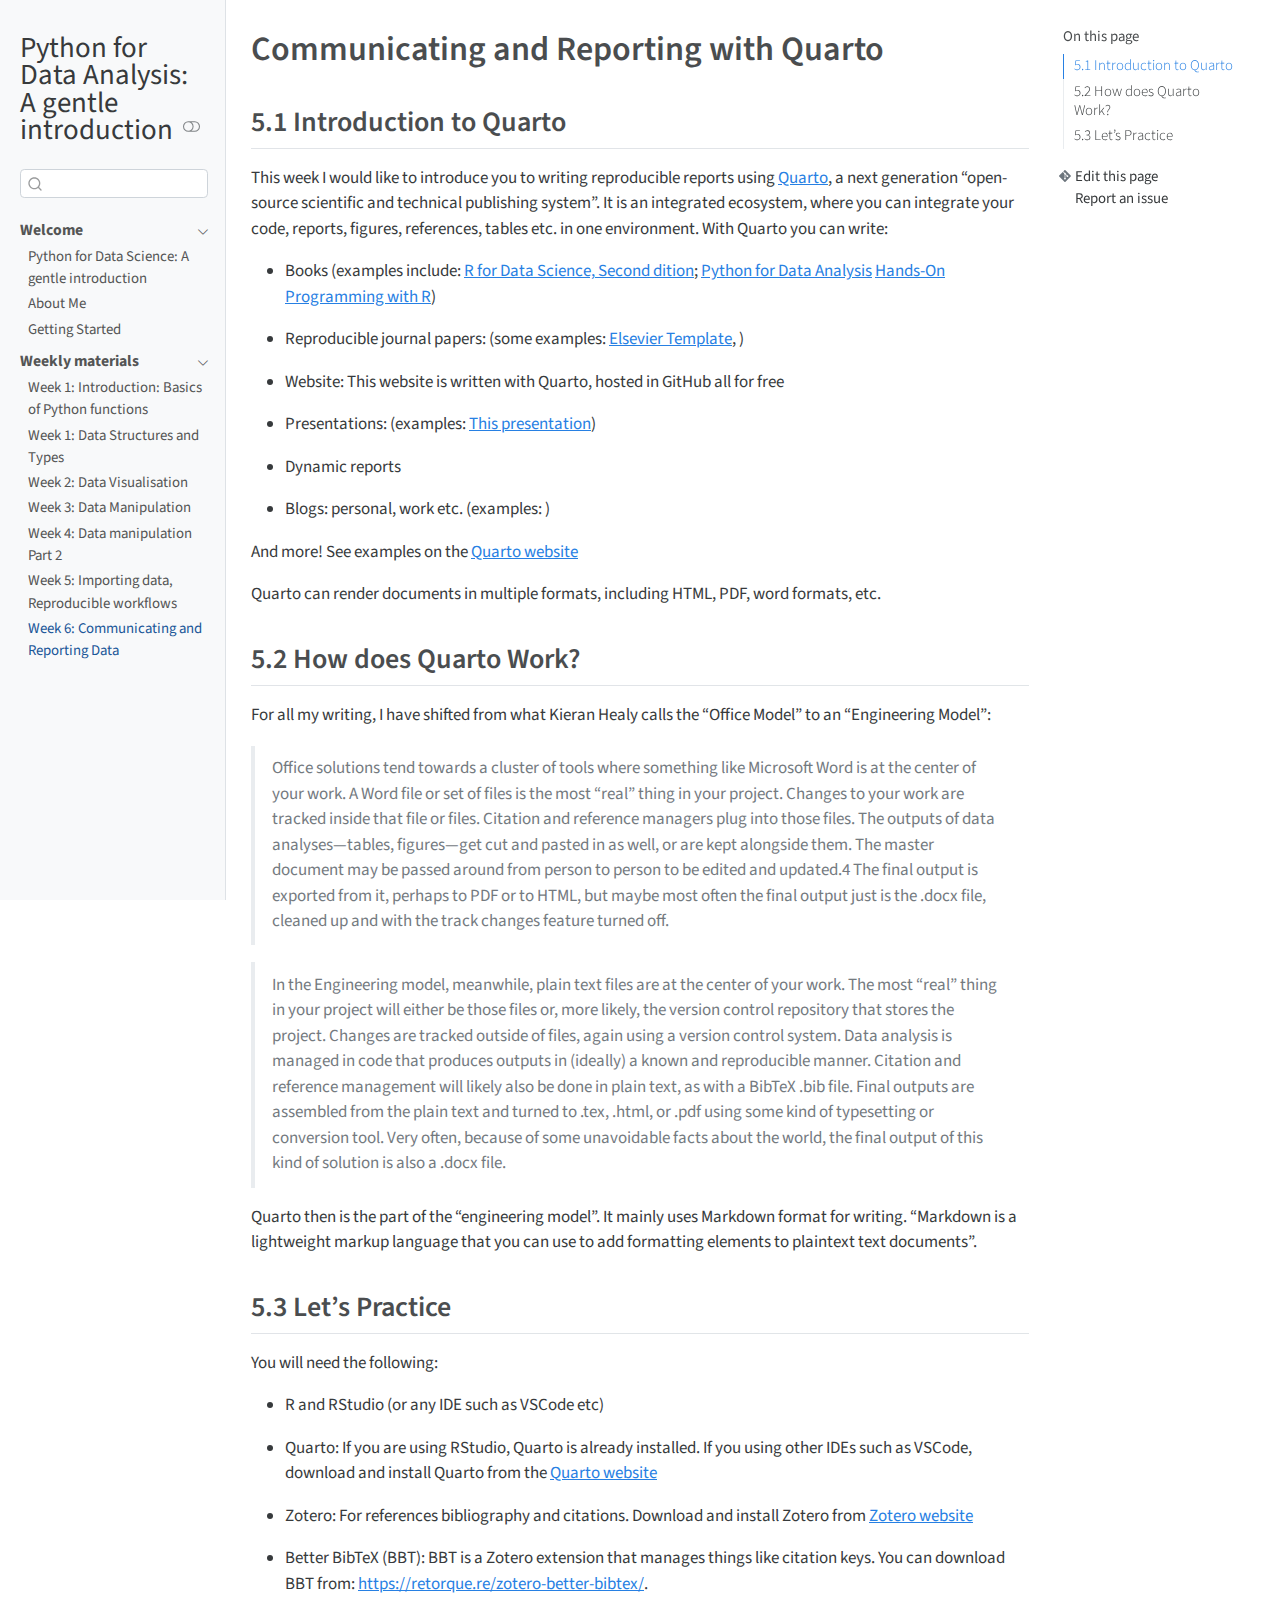
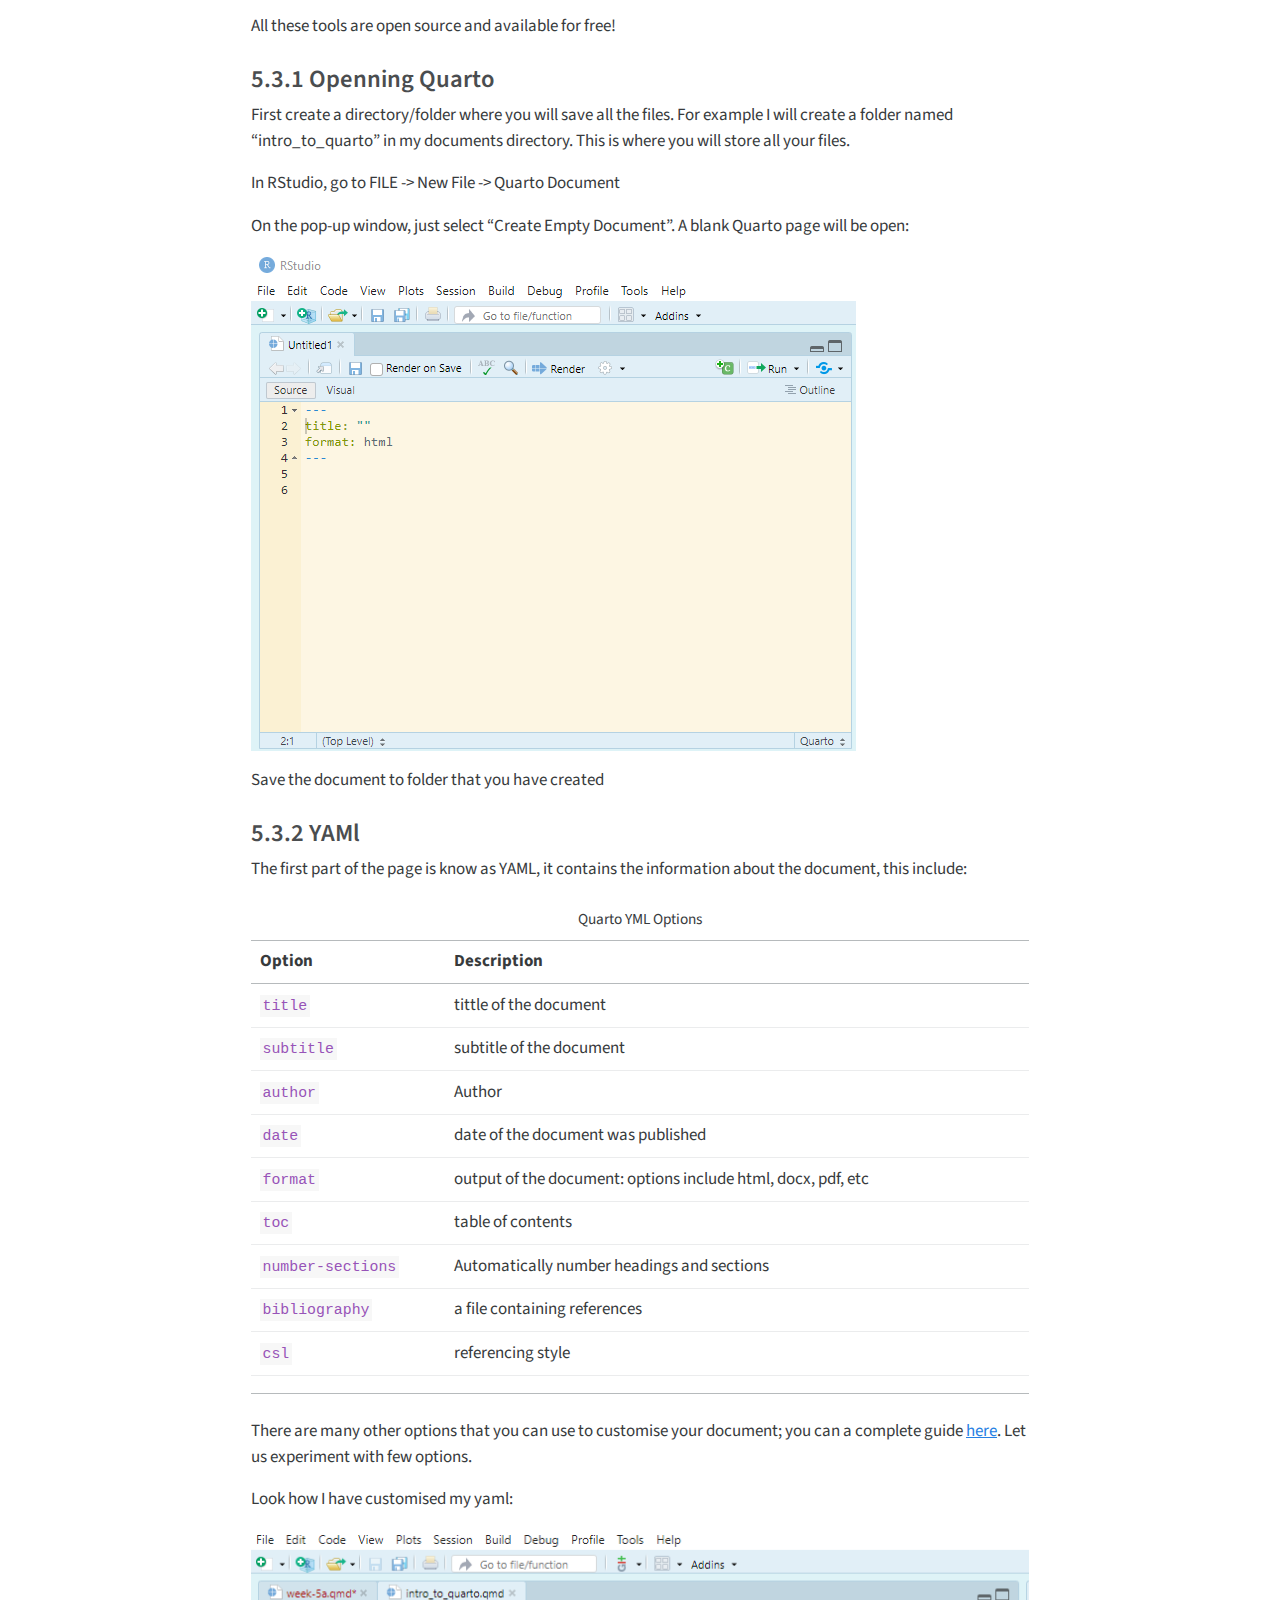
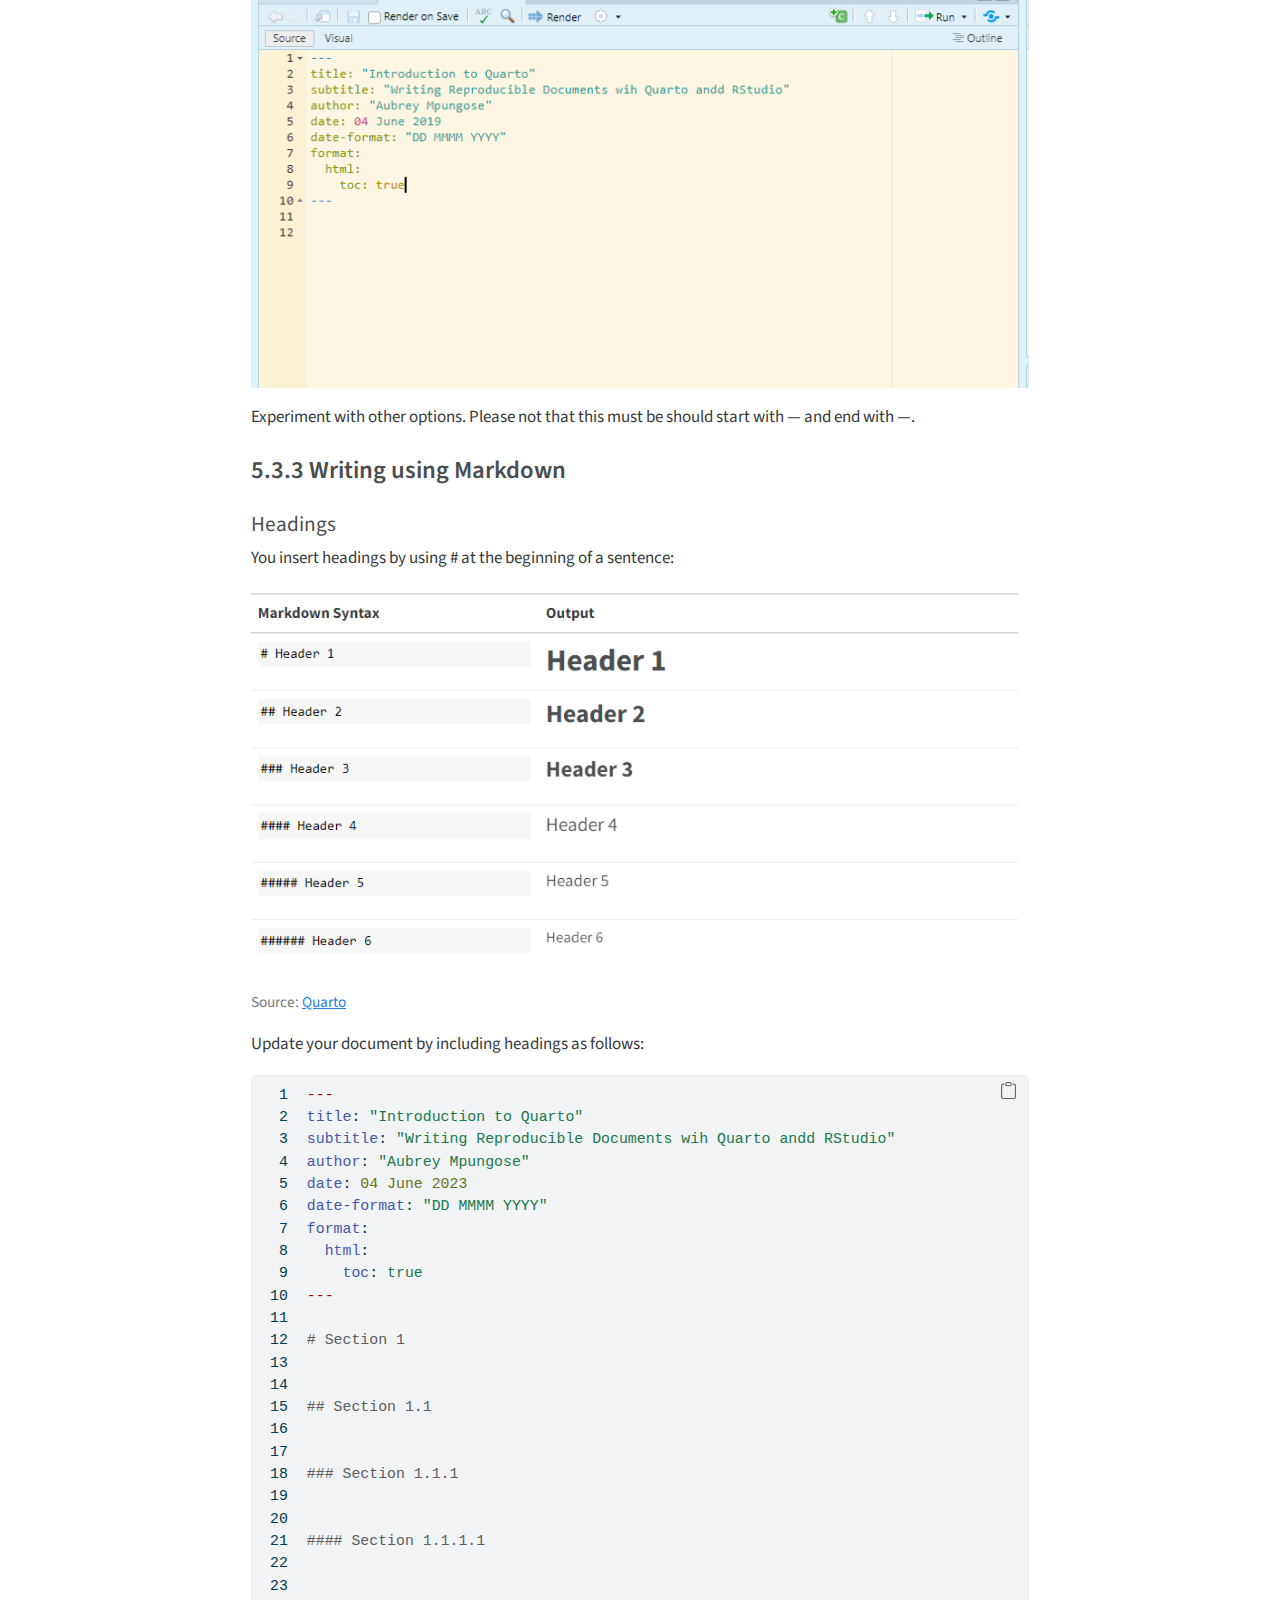
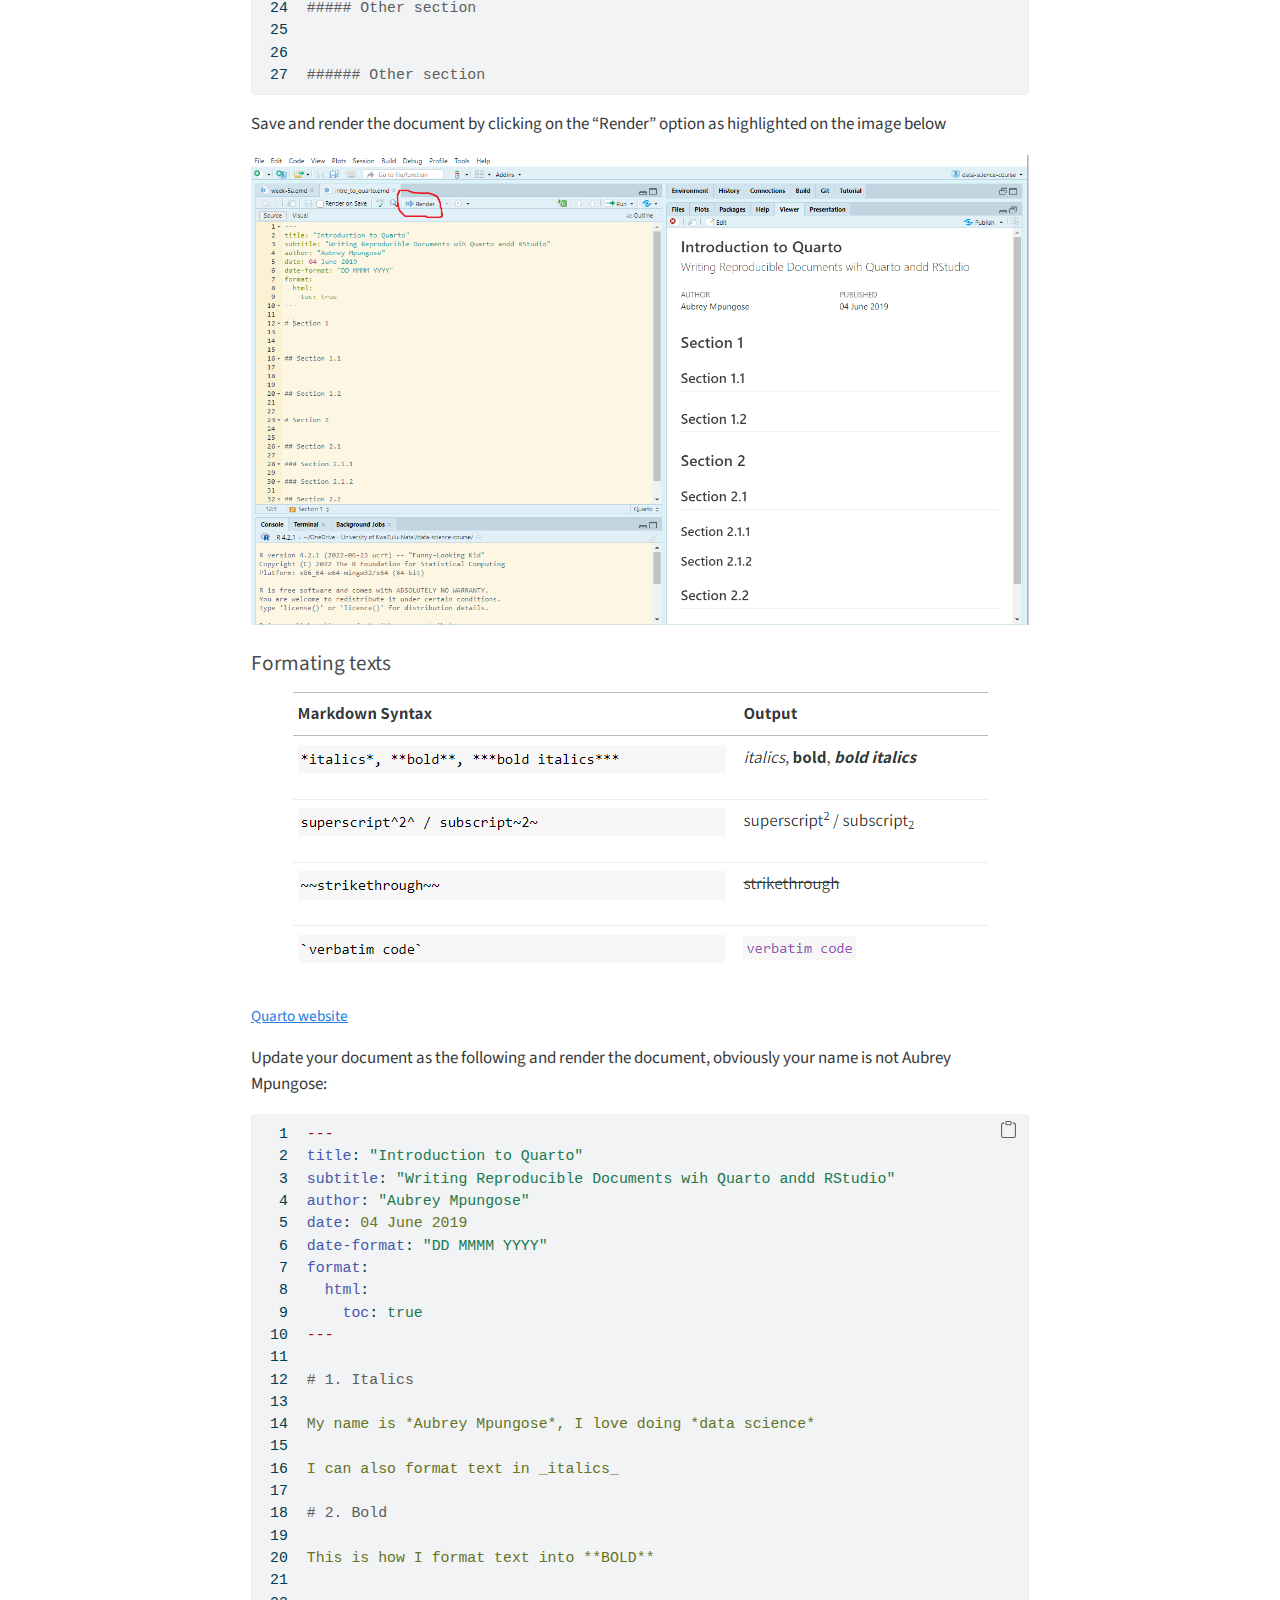
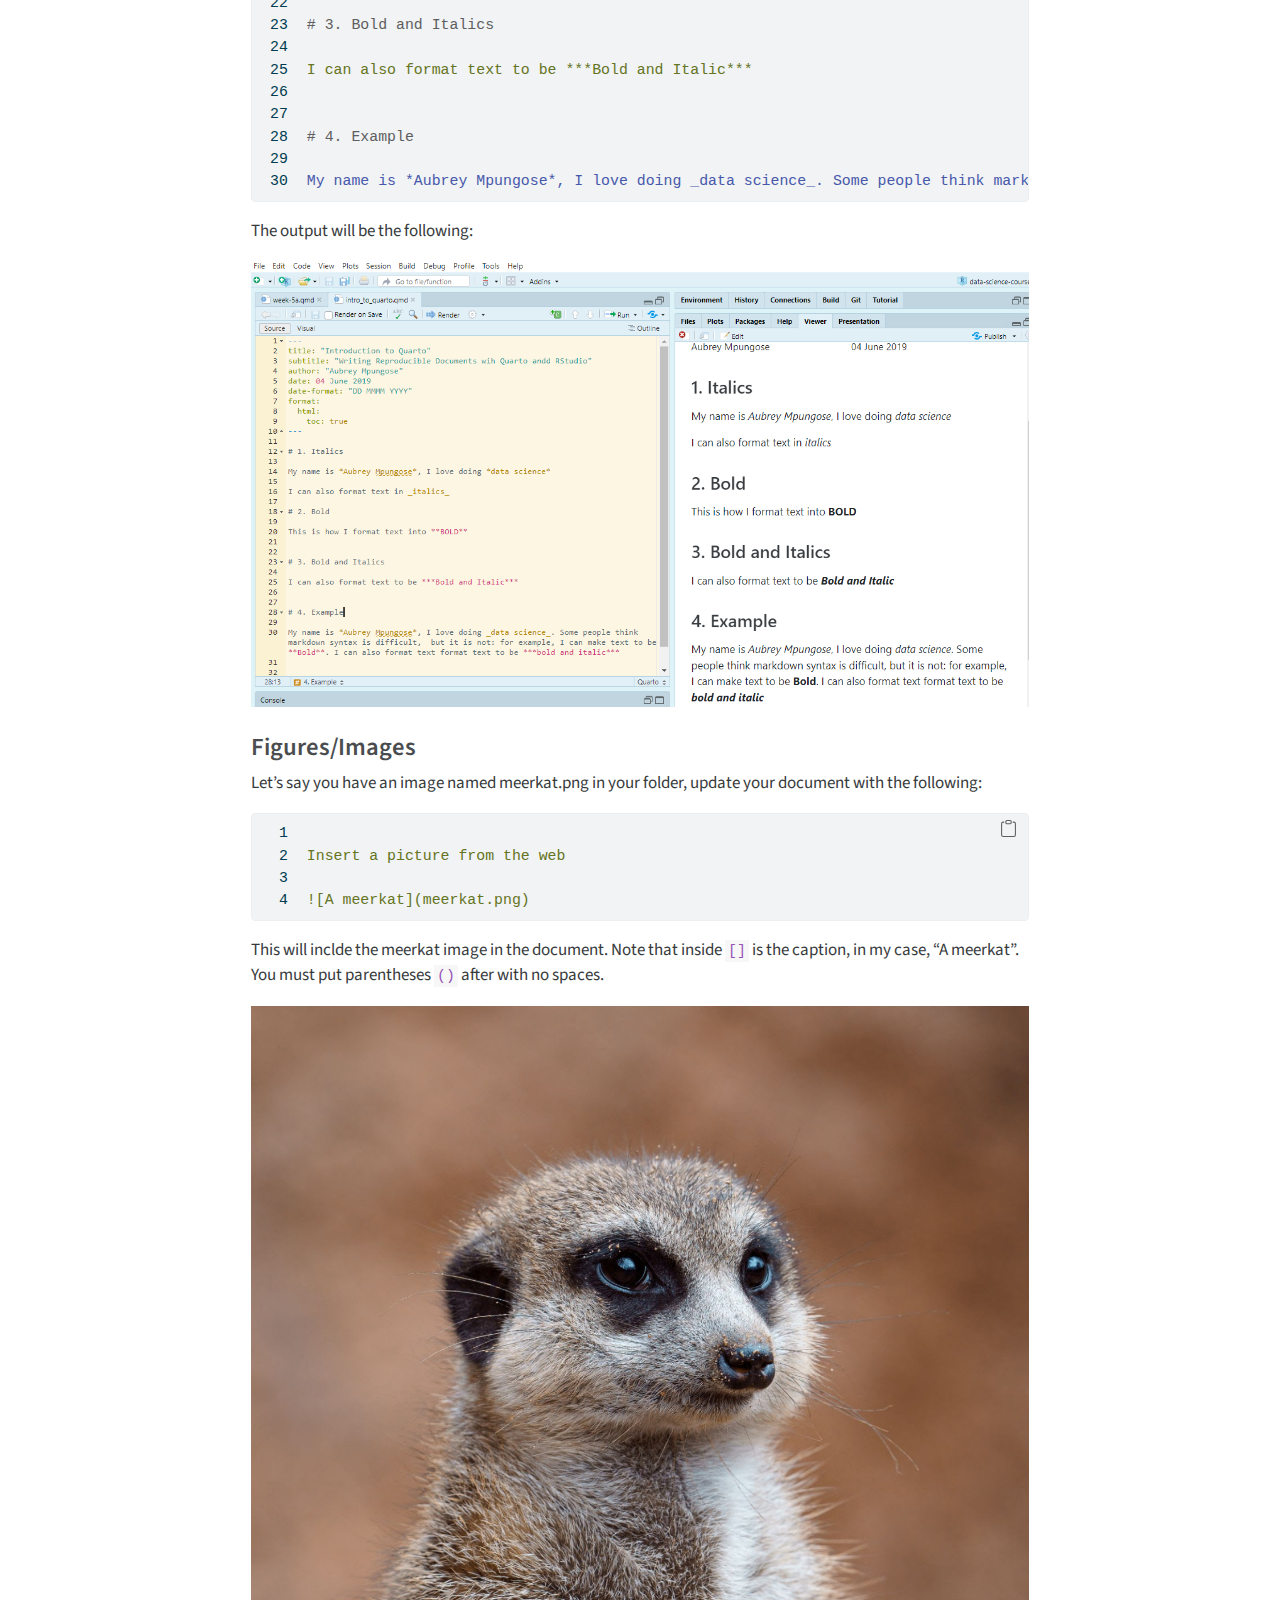
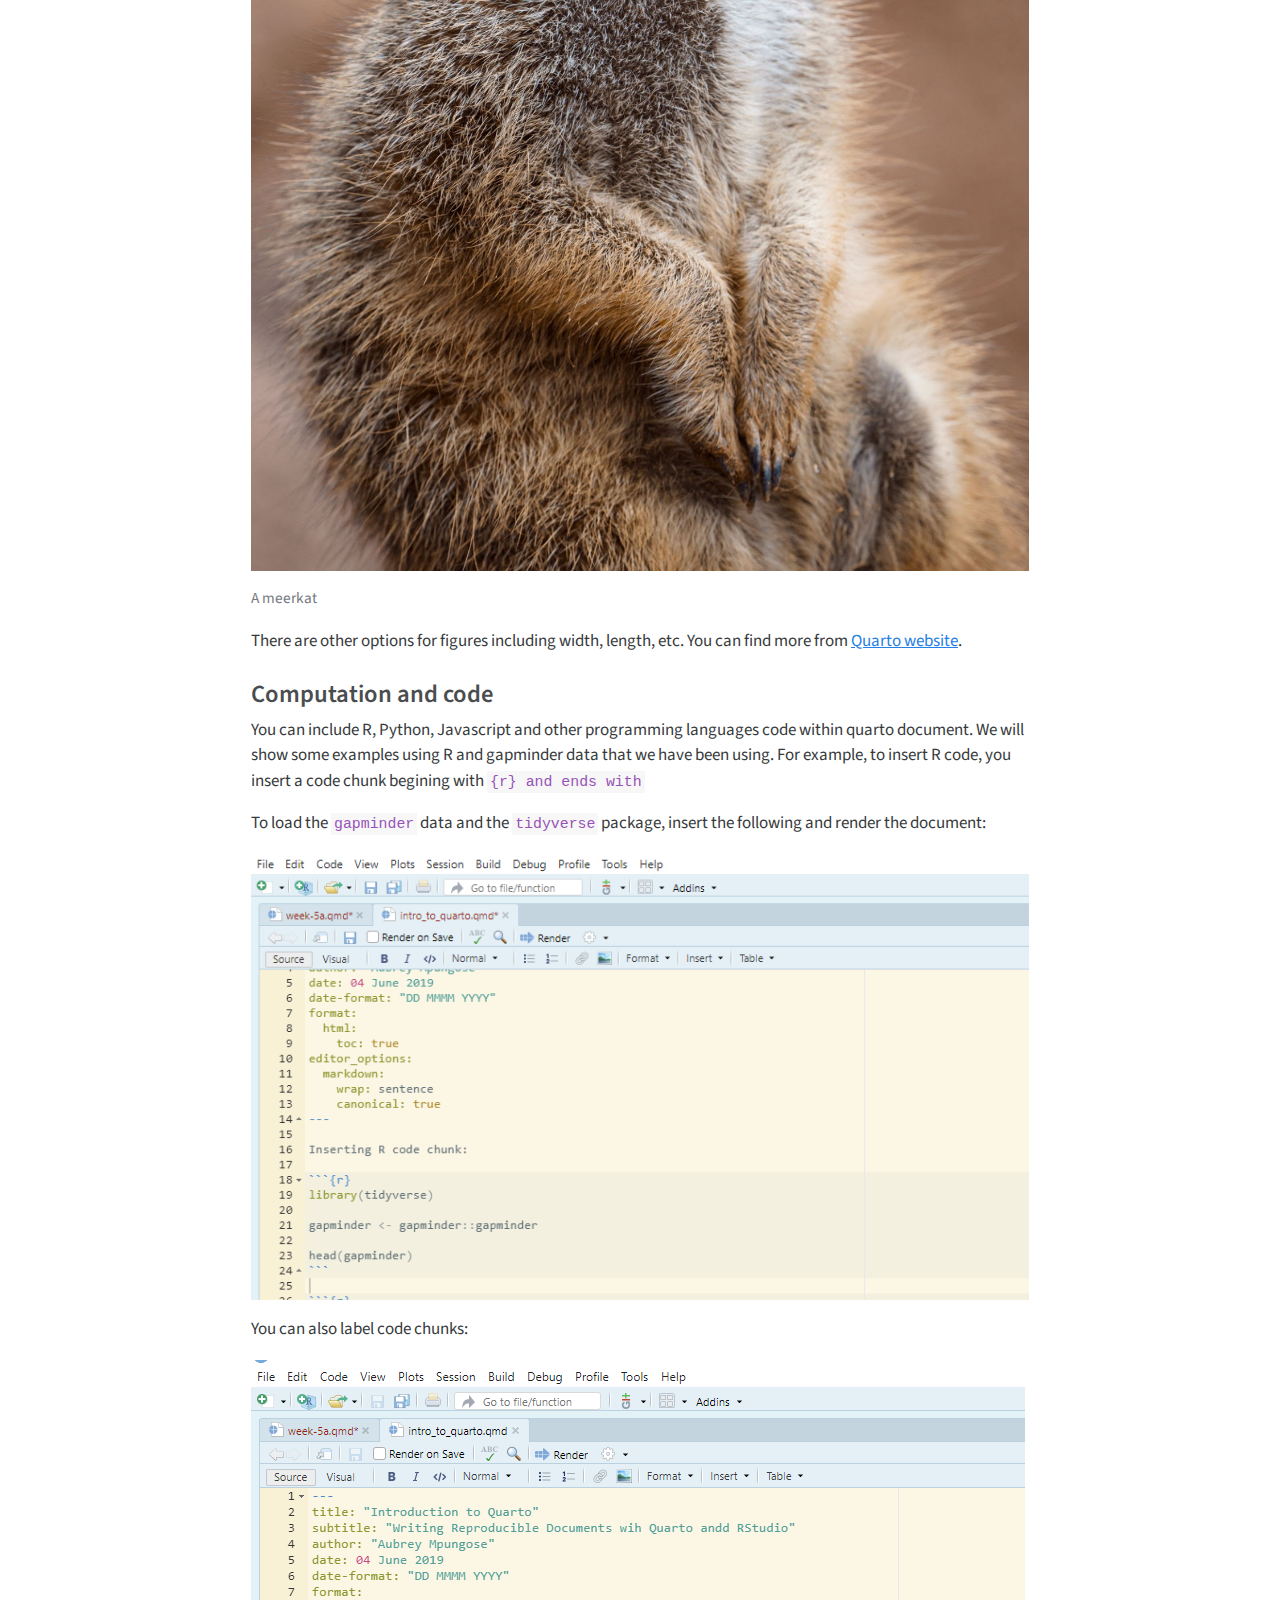
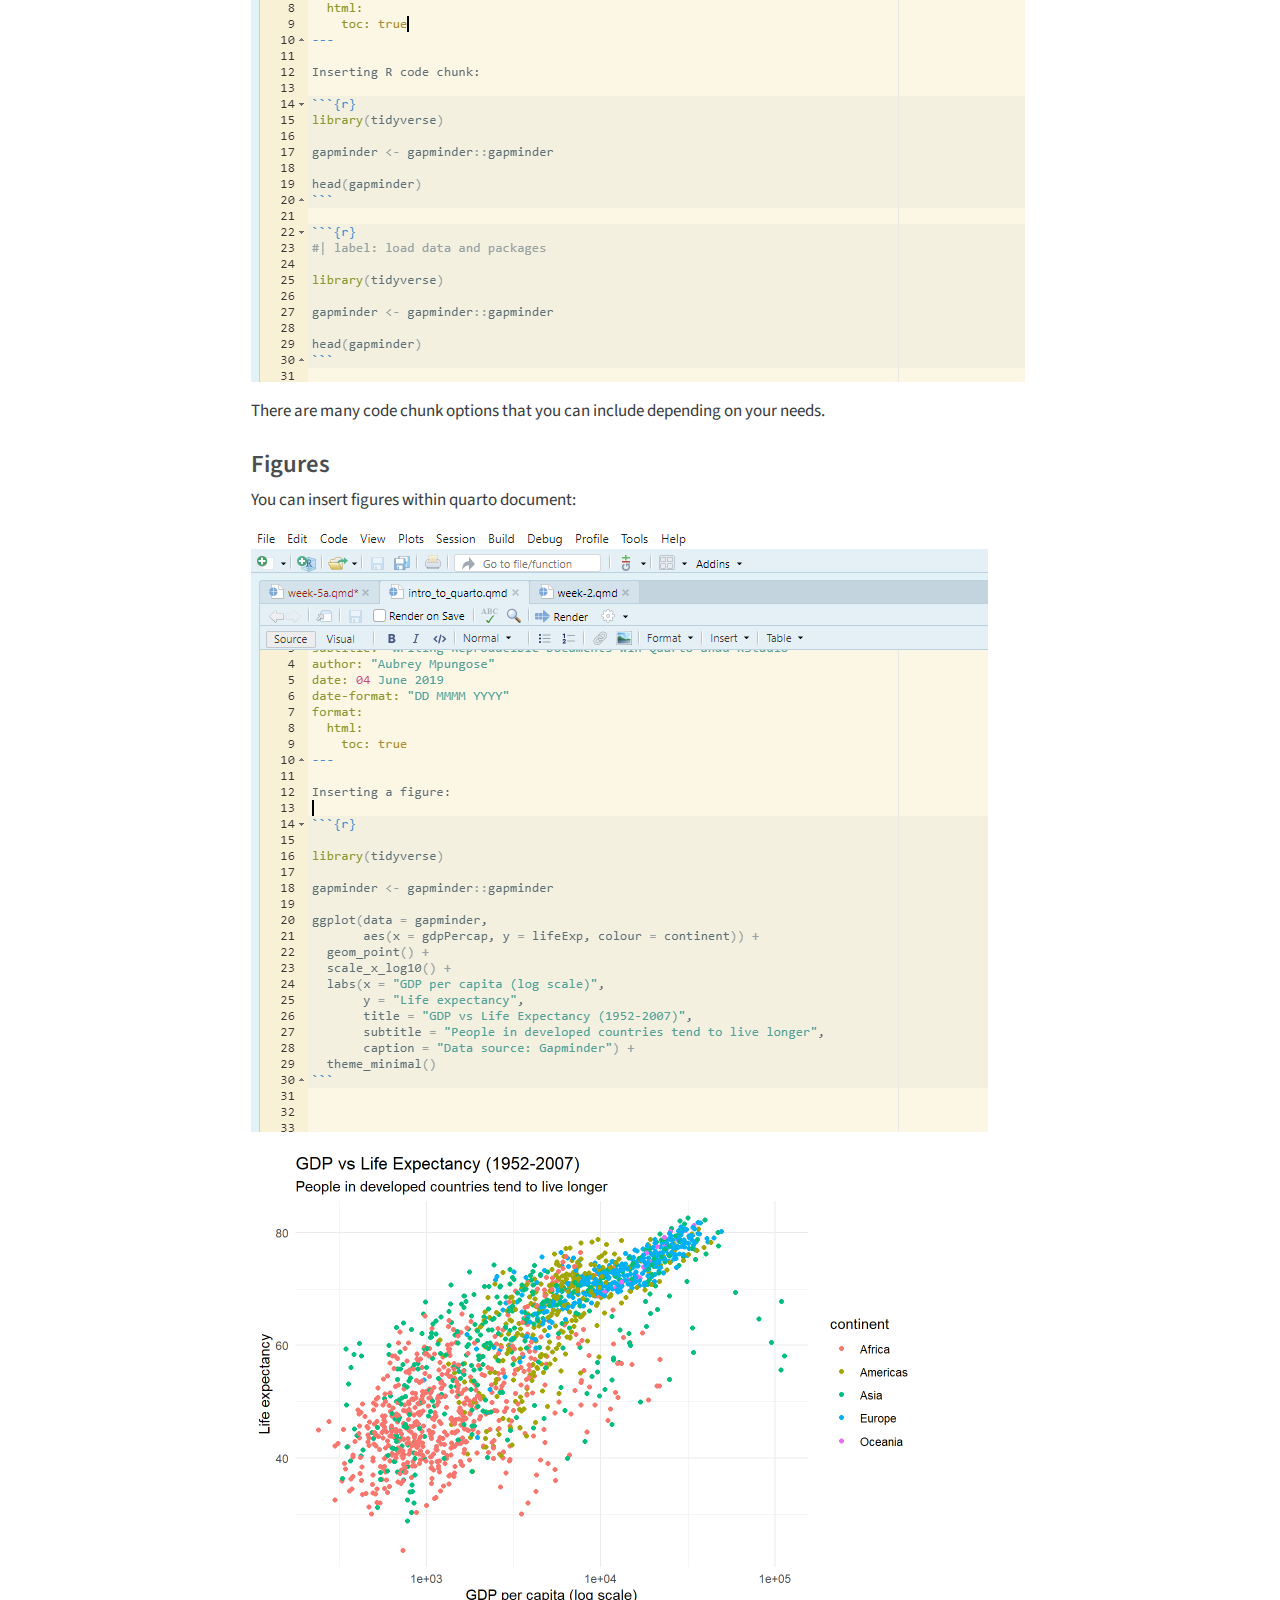
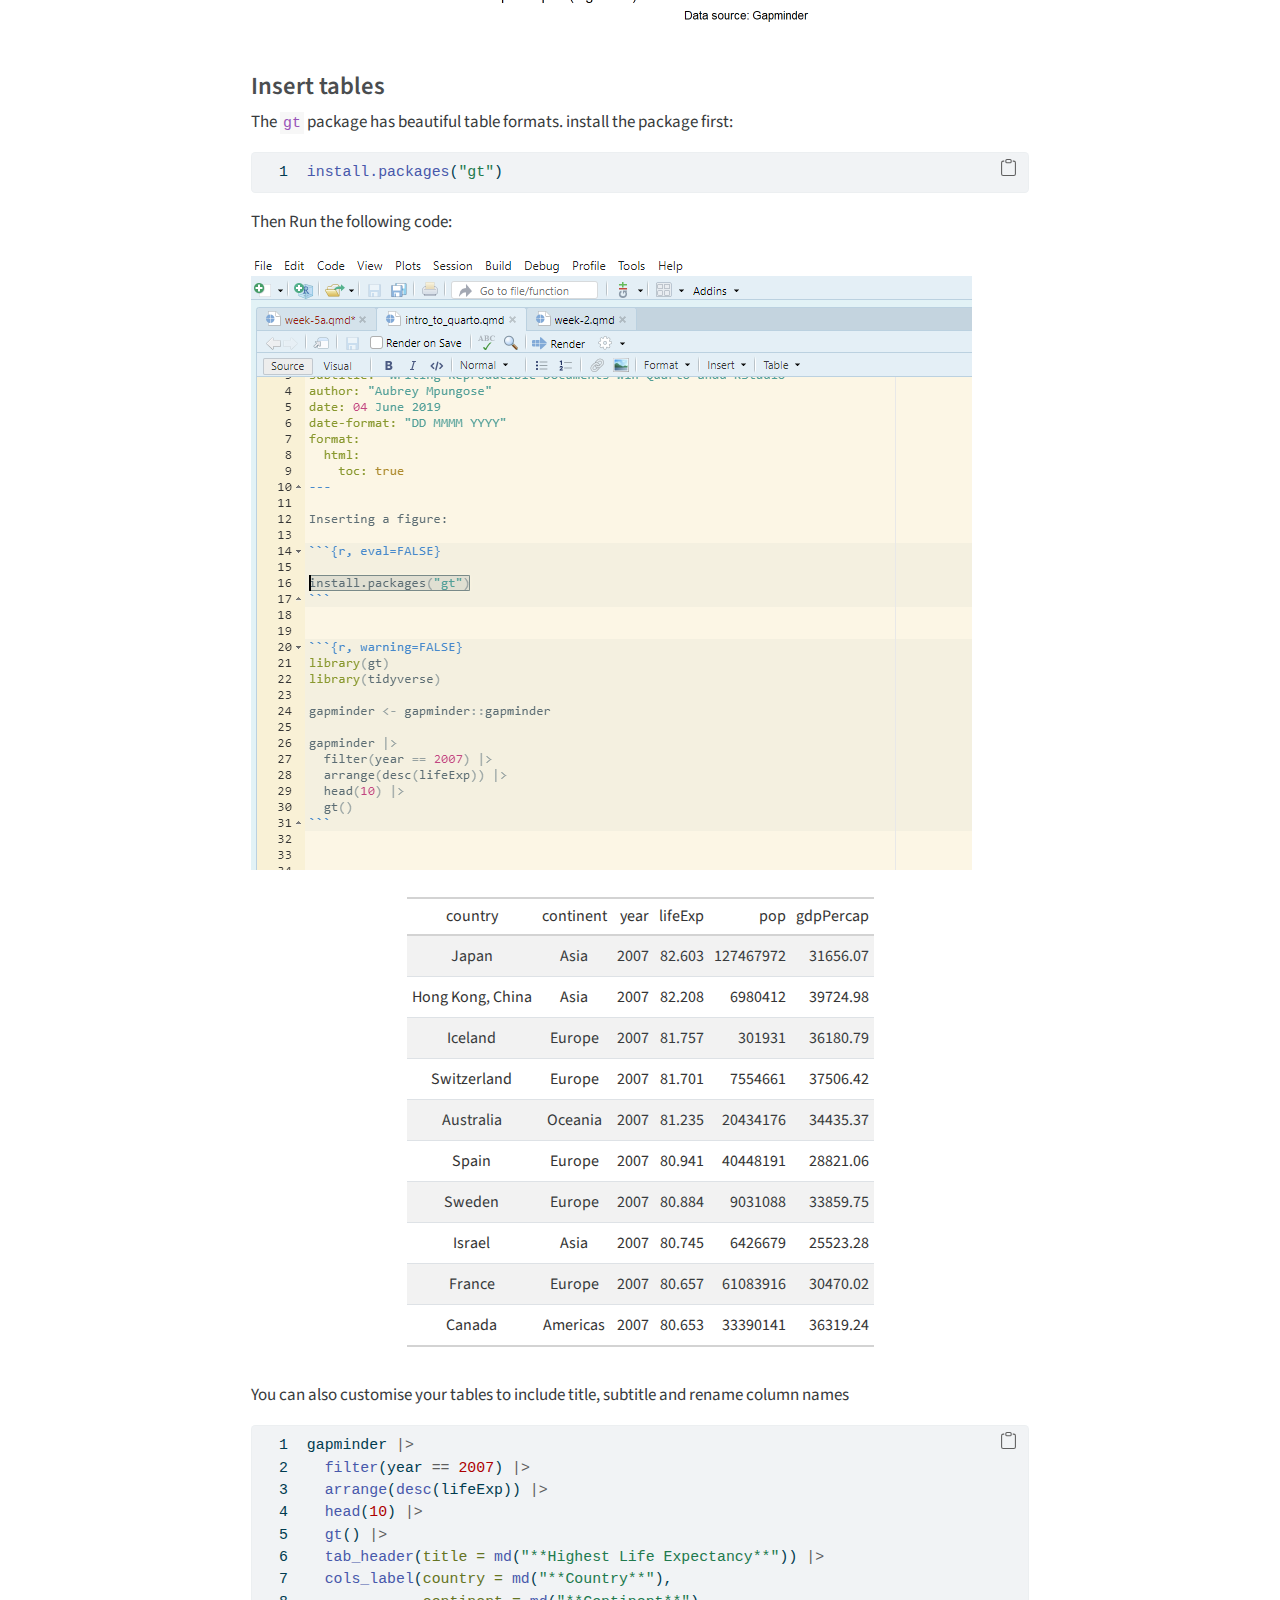
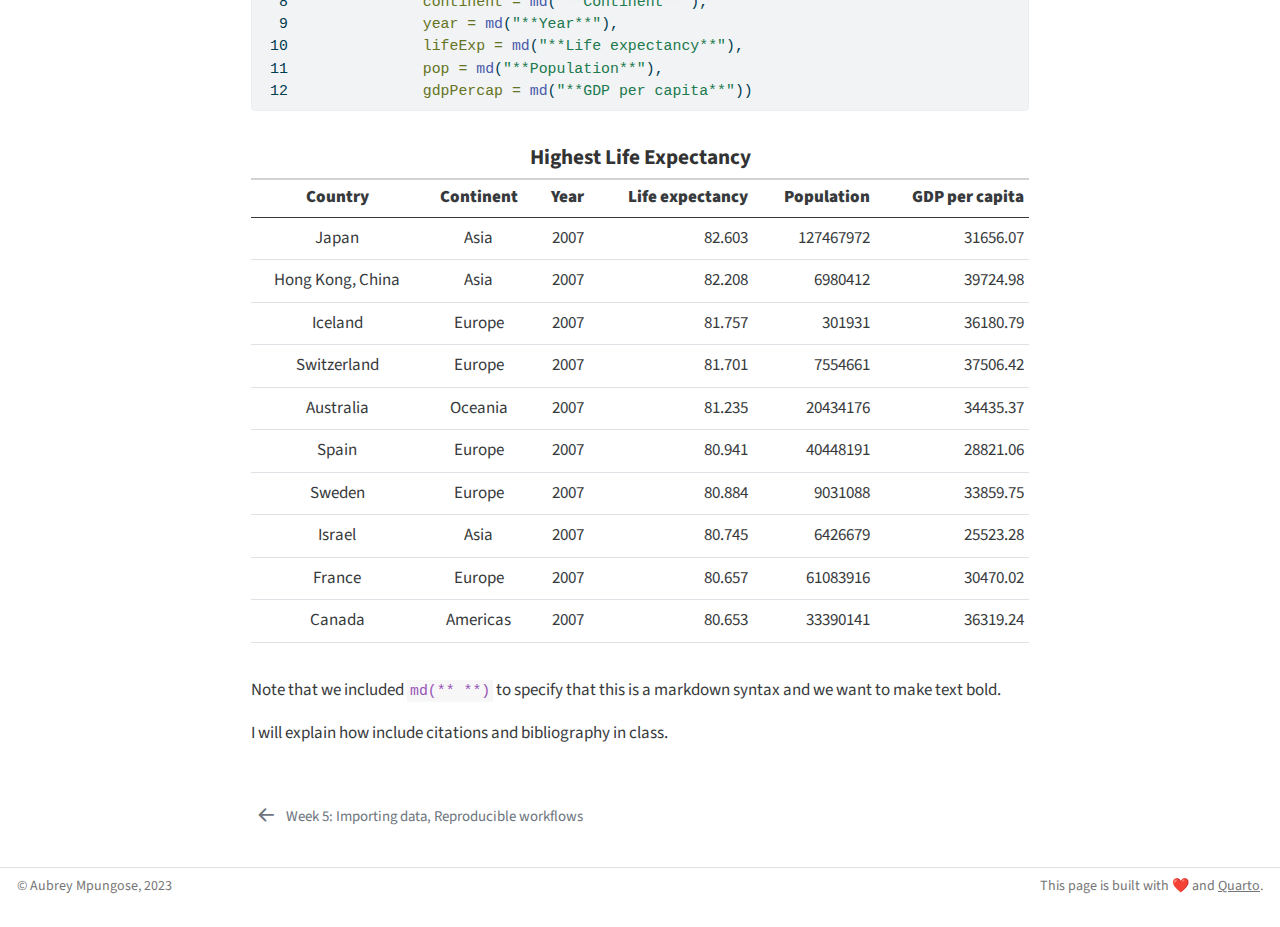
<file: docs/weeks/week-6.html>
<!DOCTYPE html>
<html xmlns="http://www.w3.org/1999/xhtml" lang="en" xml:lang="en"><head>
<meta http-equiv="Content-Type" content="text/html; charset=UTF-8">
<meta charset="utf-8">
<meta name="generator" content="quarto-1.3.433">
<meta name="viewport" content="width=device-width, initial-scale=1.0, user-scalable=yes">
<title>Python for Data Analysis: A gentle introduction - Communicating and Reporting with Quarto</title>
<style>
code{white-space: pre-wrap;}
span.smallcaps{font-variant: small-caps;}
div.columns{display: flex; gap: min(4vw, 1.5em);}
div.column{flex: auto; overflow-x: auto;}
div.hanging-indent{margin-left: 1.5em; text-indent: -1.5em;}
ul.task-list{list-style: none;}
ul.task-list li input[type="checkbox"] {
  width: 0.8em;
  margin: 0 0.8em 0.2em -1em; /* quarto-specific, see https://github.com/quarto-dev/quarto-cli/issues/4556 */ 
  vertical-align: middle;
}
/* CSS for syntax highlighting */
pre > code.sourceCode { white-space: pre; position: relative; }
pre > code.sourceCode > span { display: inline-block; line-height: 1.25; }
pre > code.sourceCode > span:empty { height: 1.2em; }
.sourceCode { overflow: visible; }
code.sourceCode > span { color: inherit; text-decoration: inherit; }
div.sourceCode { margin: 1em 0; }
pre.sourceCode { margin: 0; }
@media screen {
div.sourceCode { overflow: auto; }
}
@media print {
pre > code.sourceCode { white-space: pre-wrap; }
pre > code.sourceCode > span { text-indent: -5em; padding-left: 5em; }
}
pre.numberSource code
  { counter-reset: source-line 0; }
pre.numberSource code > span
  { position: relative; left: -4em; counter-increment: source-line; }
pre.numberSource code > span > a:first-child::before
  { content: counter(source-line);
    position: relative; left: -1em; text-align: right; vertical-align: baseline;
    border: none; display: inline-block;
    -webkit-touch-callout: none; -webkit-user-select: none;
    -khtml-user-select: none; -moz-user-select: none;
    -ms-user-select: none; user-select: none;
    padding: 0 4px; width: 4em;
  }
pre.numberSource { margin-left: 3em;  padding-left: 4px; }
div.sourceCode
  {   }
@media screen {
pre > code.sourceCode > span > a:first-child::before { text-decoration: underline; }
}
</style>

<script src="../site_libs/quarto-nav/quarto-nav.js"></script>
<script src="../site_libs/quarto-nav/headroom.min.js"></script>
<script src="../site_libs/clipboard/clipboard.min.js"></script>
<script src="../site_libs/quarto-search/autocomplete.umd.js"></script>
<script src="../site_libs/quarto-search/fuse.min.js"></script>
<script src="../site_libs/quarto-search/quarto-search.js"></script>
<meta name="quarto:offset" content="../">
<link href="../weeks/week-5.html" rel="prev">
<script src="../site_libs/quarto-html/quarto.js"></script>
<script src="../site_libs/quarto-html/popper.min.js"></script>
<script src="../site_libs/quarto-html/tippy.umd.min.js"></script>
<script src="../site_libs/quarto-html/anchor.min.js"></script>
<link href="../site_libs/quarto-html/tippy.css" rel="stylesheet">
<link href="../site_libs/quarto-html/quarto-syntax-highlighting.css" rel="stylesheet" class="quarto-color-scheme" id="quarto-text-highlighting-styles">
<link href="../site_libs/quarto-html/quarto-syntax-highlighting-dark.css" rel="prefetch" class="quarto-color-scheme quarto-color-alternate" id="quarto-text-highlighting-styles">
<script src="../site_libs/bootstrap/bootstrap.min.js"></script>
<link href="../site_libs/bootstrap/bootstrap-icons.css" rel="stylesheet">
<link href="../site_libs/bootstrap/bootstrap.min.css" rel="stylesheet" class="quarto-color-scheme" id="quarto-bootstrap" data-mode="light">
<link href="../site_libs/bootstrap/bootstrap-dark.min.css" rel="prefetch" class="quarto-color-scheme quarto-color-alternate" id="quarto-bootstrap" data-mode="dark"><script id="quarto-search-options" type="application/json">{
  "location": "sidebar",
  "copy-button": false,
  "collapse-after": 3,
  "panel-placement": "start",
  "type": "textbox",
  "limit": 20,
  "language": {
    "search-no-results-text": "No results",
    "search-matching-documents-text": "matching documents",
    "search-copy-link-title": "Copy link to search",
    "search-hide-matches-text": "Hide additional matches",
    "search-more-match-text": "more match in this document",
    "search-more-matches-text": "more matches in this document",
    "search-clear-button-title": "Clear",
    "search-detached-cancel-button-title": "Cancel",
    "search-submit-button-title": "Submit",
    "search-label": "Search"
  }
}</script><link rel="stylesheet" href="../styles.css">
</head>
<body class="nav-sidebar docked">

<div id="quarto-search-results"></div>
  <header id="quarto-header" class="headroom fixed-top"><nav class="quarto-secondary-nav"><div class="container-fluid d-flex">
      <button type="button" class="quarto-btn-toggle btn" data-bs-toggle="collapse" data-bs-target="#quarto-sidebar,#quarto-sidebar-glass" aria-controls="quarto-sidebar" aria-expanded="false" aria-label="Toggle sidebar navigation" onclick="if (window.quartoToggleHeadroom) { window.quartoToggleHeadroom(); }">
        <i class="bi bi-layout-text-sidebar-reverse"></i>
      </button>
      <nav class="quarto-page-breadcrumbs" aria-label="breadcrumb"><ol class="breadcrumb"><li class="breadcrumb-item"><a href="../weeks/week-1a.html"><strong>Weekly materials</strong></a></li><li class="breadcrumb-item"><a href="../weeks/week-6.html">Week 6: Communicating and Reporting Data</a></li></ol></nav>
      <a class="flex-grow-1" role="button" data-bs-toggle="collapse" data-bs-target="#quarto-sidebar,#quarto-sidebar-glass" aria-controls="quarto-sidebar" aria-expanded="false" aria-label="Toggle sidebar navigation" onclick="if (window.quartoToggleHeadroom) { window.quartoToggleHeadroom(); }">      
      </a>
      <button type="button" class="btn quarto-search-button" aria-label="" onclick="window.quartoOpenSearch();">
        <i class="bi bi-search"></i>
      </button>
    </div>
  </nav></header><!-- content --><div id="quarto-content" class="quarto-container page-columns page-rows-contents page-layout-article">
<!-- sidebar -->
  <nav id="quarto-sidebar" class="sidebar collapse collapse-horizontal sidebar-navigation docked overflow-auto"><div class="pt-lg-2 mt-2 text-left sidebar-header">
    <div class="sidebar-title mb-0 py-0">
      <a href="../">Python for Data Analysis: A gentle introduction</a> 
        <div class="sidebar-tools-main">
  <a href="" class="quarto-color-scheme-toggle quarto-navigation-tool  px-1" onclick="window.quartoToggleColorScheme(); return false;" title="Toggle dark mode"><i class="bi"></i></a>
</div>
    </div>
      </div>
        <div class="mt-2 flex-shrink-0 align-items-center">
        <div class="sidebar-search">
        <div id="quarto-search" class="" title="Search"></div>
        </div>
        </div>
    <div class="sidebar-menu-container"> 
    <ul class="list-unstyled mt-1">
<li class="sidebar-item sidebar-item-section">
      <div class="sidebar-item-container"> 
            <a class="sidebar-item-text sidebar-link text-start" data-bs-toggle="collapse" data-bs-target="#quarto-sidebar-section-1" aria-expanded="true">
 <span class="menu-text"><strong>Welcome</strong></span></a>
          <a class="sidebar-item-toggle text-start" data-bs-toggle="collapse" data-bs-target="#quarto-sidebar-section-1" aria-expanded="true" aria-label="Toggle section">
            <i class="bi bi-chevron-right ms-2"></i>
          </a> 
      </div>
      <ul id="quarto-sidebar-section-1" class="collapse list-unstyled sidebar-section depth1 show">
<li class="sidebar-item">
  <div class="sidebar-item-container"> 
  <a href="../index.html" class="sidebar-item-text sidebar-link">
 <span class="menu-text">Python for Data Science: A gentle introduction</span></a>
  </div>
</li>
          <li class="sidebar-item">
  <div class="sidebar-item-container"> 
  <a href="../my-profile.html" class="sidebar-item-text sidebar-link">
 <span class="menu-text">About Me</span></a>
  </div>
</li>
          <li class="sidebar-item">
  <div class="sidebar-item-container"> 
  <a href="../getting-started.html" class="sidebar-item-text sidebar-link">
 <span class="menu-text">Getting Started</span></a>
  </div>
</li>
      </ul>
</li>
        <li class="sidebar-item sidebar-item-section">
      <div class="sidebar-item-container"> 
            <a class="sidebar-item-text sidebar-link text-start" data-bs-toggle="collapse" data-bs-target="#quarto-sidebar-section-2" aria-expanded="true">
 <span class="menu-text"><strong>Weekly materials</strong></span></a>
          <a class="sidebar-item-toggle text-start" data-bs-toggle="collapse" data-bs-target="#quarto-sidebar-section-2" aria-expanded="true" aria-label="Toggle section">
            <i class="bi bi-chevron-right ms-2"></i>
          </a> 
      </div>
      <ul id="quarto-sidebar-section-2" class="collapse list-unstyled sidebar-section depth1 show">
<li class="sidebar-item">
  <div class="sidebar-item-container"> 
  <a href="../weeks/week-1a.html" class="sidebar-item-text sidebar-link">
 <span class="menu-text">Week 1: Introduction: Basics of Python functions</span></a>
  </div>
</li>
          <li class="sidebar-item">
  <div class="sidebar-item-container"> 
  <a href="../weeks/week-1b.html" class="sidebar-item-text sidebar-link">
 <span class="menu-text">Week 1: Data Structures and Types</span></a>
  </div>
</li>
          <li class="sidebar-item">
  <div class="sidebar-item-container"> 
  <a href="../weeks/week-2.html" class="sidebar-item-text sidebar-link">
 <span class="menu-text">Week 2: Data Visualisation</span></a>
  </div>
</li>
          <li class="sidebar-item">
  <div class="sidebar-item-container"> 
  <a href="../weeks/week-3.html" class="sidebar-item-text sidebar-link">
 <span class="menu-text">Week 3: Data Manipulation</span></a>
  </div>
</li>
          <li class="sidebar-item">
  <div class="sidebar-item-container"> 
  <a href="../weeks/week-4.html" class="sidebar-item-text sidebar-link">
 <span class="menu-text">Week 4: Data manipulation Part 2</span></a>
  </div>
</li>
          <li class="sidebar-item">
  <div class="sidebar-item-container"> 
  <a href="../weeks/week-5.html" class="sidebar-item-text sidebar-link">
 <span class="menu-text">Week 5: Importing data, Reproducible workflows</span></a>
  </div>
</li>
          <li class="sidebar-item">
  <div class="sidebar-item-container"> 
  <a href="../weeks/week-6.html" class="sidebar-item-text sidebar-link active">
 <span class="menu-text">Week 6: Communicating and Reporting Data</span></a>
  </div>
</li>
      </ul>
</li>
    </ul>
</div>
</nav><div id="quarto-sidebar-glass" data-bs-toggle="collapse" data-bs-target="#quarto-sidebar,#quarto-sidebar-glass"></div>
<!-- margin-sidebar -->
    <div id="quarto-margin-sidebar" class="sidebar margin-sidebar">
        <nav id="TOC" role="doc-toc" class="toc-active"><h2 id="toc-title">On this page</h2>
   
  <ul>
<li><a href="#introduction-to-quarto" id="toc-introduction-to-quarto" class="nav-link active" data-scroll-target="#introduction-to-quarto">5.1 Introduction to Quarto</a></li>
  <li><a href="#how-does-quarto-work" id="toc-how-does-quarto-work" class="nav-link" data-scroll-target="#how-does-quarto-work">5.2 How does Quarto Work?</a></li>
  <li>
<a href="#lets-practice" id="toc-lets-practice" class="nav-link" data-scroll-target="#lets-practice">5.3 Let’s Practice</a>
  <ul class="collapse">
<li><a href="#openning-quarto" id="toc-openning-quarto" class="nav-link" data-scroll-target="#openning-quarto">5.3.1 Openning Quarto</a></li>
  <li><a href="#yaml" id="toc-yaml" class="nav-link" data-scroll-target="#yaml">5.3.2 YAMl</a></li>
  <li><a href="#writing-using-markdown" id="toc-writing-using-markdown" class="nav-link" data-scroll-target="#writing-using-markdown">5.3.3 Writing using Markdown</a></li>
  <li><a href="#figuresimages" id="toc-figuresimages" class="nav-link" data-scroll-target="#figuresimages">Figures/Images</a></li>
  <li><a href="#computation-and-code" id="toc-computation-and-code" class="nav-link" data-scroll-target="#computation-and-code">Computation and code</a></li>
  <li><a href="#figures" id="toc-figures" class="nav-link" data-scroll-target="#figures">Figures</a></li>
  <li><a href="#insert-tables" id="toc-insert-tables" class="nav-link" data-scroll-target="#insert-tables">Insert tables</a></li>
  </ul>
</li>
  </ul><div class="toc-actions"><div><i class="bi bi-git"></i></div><div class="action-links"><p><a href="https://aubreympungose.github.io/python_course/edit/main/weeks/week-6.qmd" class="toc-action">Edit this page</a></p><p><a href="https://aubreympungose.github.io/python_course/issues/new" class="toc-action">Report an issue</a></p></div></div></nav>
    </div>
<!-- main -->
<main class="content" id="quarto-document-content"><header id="title-block-header" class="quarto-title-block default"><div class="quarto-title">
<h1 class="title">Communicating and Reporting with Quarto</h1>
</div>



<div class="quarto-title-meta">

    
  
    
  </div>
  

</header><section id="introduction-to-quarto" class="level2"><h2 class="anchored" data-anchor-id="introduction-to-quarto">5.1 Introduction to Quarto</h2>
<p>This week I would like to introduce you to writing reproducible reports using <a href="https://quarto.org/">Quarto</a>, a next generation “open-source scientific and technical publishing system”. It is an integrated ecosystem, where you can integrate your code, reports, figures, references, tables etc. in one environment. With Quarto you can write:</p>
<ul>
<li><p>Books (examples include: <a href="https://r4ds.hadley.nz/">R for Data Science, Second dition</a>; <a href="https://wesmckinney.com/book/">Python for Data Analysis</a> <a href="https://jjallaire.github.io/hopr/">Hands-On Programming with R</a>)</p></li>
<li><p>Reproducible journal papers: (some examples: <a href="https://quarto-journals.github.io/elsevier/">Elsevier Template</a>, )</p></li>
<li><p>Website: This website is written with Quarto, hosted in GitHub all for free</p></li>
<li><p>Presentations: (examples: <a href="https://apreshill.github.io/palmerpenguins-useR-2022/">This presentation</a>)</p></li>
<li><p>Dynamic reports</p></li>
<li><p>Blogs: personal, work etc. (examples: )</p></li>
</ul>
<p>And more! See examples on the <a href="https://quarto.org/docs/gallery/">Quarto website</a></p>
<p>Quarto can render documents in multiple formats, including HTML, PDF, word formats, etc.</p>
</section><section id="how-does-quarto-work" class="level2"><h2 class="anchored" data-anchor-id="how-does-quarto-work">5.2 How does Quarto Work?</h2>
<p>For all my writing, I have shifted from what Kieran Healy calls the “Office Model” to an “Engineering Model”:</p>
<blockquote class="blockquote">
<p>Office solutions tend towards a cluster of tools where something like Microsoft Word is at the center of your work. A Word file or set of files is the most “real” thing in your project. Changes to your work are tracked inside that file or files. Citation and reference managers plug into those files. The outputs of data analyses—tables, figures—get cut and pasted in as well, or are kept alongside them. The master document may be passed around from person to person to be edited and updated.4 The final output is exported from it, perhaps to PDF or to HTML, but maybe most often the final output just is the .docx file, cleaned up and with the track changes feature turned off.</p>
</blockquote>
<blockquote class="blockquote">
<p>In the Engineering model, meanwhile, plain text files are at the center of your work. The most “real” thing in your project will either be those files or, more likely, the version control repository that stores the project. Changes are tracked outside of files, again using a version control system. Data analysis is managed in code that produces outputs in (ideally) a known and reproducible manner. Citation and reference management will likely also be done in plain text, as with a BibTeX .bib file. Final outputs are assembled from the plain text and turned to .tex, .html, or .pdf using some kind of typesetting or conversion tool. Very often, because of some unavoidable facts about the world, the final output of this kind of solution is also a .docx file.</p>
</blockquote>
<p>Quarto then is the part of the “engineering model”. It mainly uses Markdown format for writing. “Markdown is a lightweight markup language that you can use to add formatting elements to plaintext text documents”.</p>
</section><section id="lets-practice" class="level2"><h2 class="anchored" data-anchor-id="lets-practice">5.3 Let’s Practice</h2>
<p>You will need the following:</p>
<ul>
<li><p>R and RStudio (or any IDE such as VSCode etc)</p></li>
<li><p>Quarto: If you are using RStudio, Quarto is already installed. If you using other IDEs such as VSCode, download and install Quarto from the <a href="https://quarto.org/docs/get-started">Quarto website</a></p></li>
<li><p>Zotero: For references bibliography and citations. Download and install Zotero from <a href="https://www.zotero.org">Zotero website</a></p></li>
<li><p>Better BibTeX (BBT): BBT is a Zotero extension that manages things like citation keys. You can download BBT from: <a href="">https://retorque.re/zotero-better-bibtex/</a>.</p></li>
</ul>
<p>All these tools are open source and available for free!</p>
<section id="openning-quarto" class="level3"><h3 class="anchored" data-anchor-id="openning-quarto">5.3.1 Openning Quarto</h3>
<p>First create a directory/folder where you will save all the files. For example I will create a folder named “intro_to_quarto” in my documents directory. This is where you will store all your files.</p>
<p>In RStudio, go to FILE -&gt; New File -&gt; Quarto Document</p>
<p>On the pop-up window, just select “Create Empty Document”. A blank Quarto page will be open:</p>
<p><img src="images/week_5/quarto_open.png" class="img-fluid"></p>
<p>Save the document to folder that you have created</p>
</section><section id="yaml" class="level3"><h3 class="anchored" data-anchor-id="yaml">5.3.2 YAMl</h3>
<p>The first part of the page is know as YAML, it contains the information about the document, this include:</p>
<table class="table">
<caption>Quarto YML Options</caption>
<colgroup>
<col style="width: 25%">
<col style="width: 75%">
</colgroup>
<thead><tr class="header">
<th>Option</th>
<th>Description</th>
</tr></thead>
<tbody>
<tr class="odd">
<td><code>title</code></td>
<td>tittle of the document</td>
</tr>
<tr class="even">
<td><code>subtitle</code></td>
<td>subtitle of the document</td>
</tr>
<tr class="odd">
<td><code>author</code></td>
<td>Author</td>
</tr>
<tr class="even">
<td><code>date</code></td>
<td>date of the document was published</td>
</tr>
<tr class="odd">
<td><code>format</code></td>
<td>output of the document: options include html, docx, pdf, etc</td>
</tr>
<tr class="even">
<td><code>toc</code></td>
<td>table of contents</td>
</tr>
<tr class="odd">
<td><code>number-sections</code></td>
<td>Automatically number headings and sections</td>
</tr>
<tr class="even">
<td><code>bibliography</code></td>
<td>a file containing references</td>
</tr>
<tr class="odd">
<td><code>csl</code></td>
<td>referencing style</td>
</tr>
<tr class="even">
<td></td>
<td></td>
</tr>
</tbody>
</table>
<p>There are many other options that you can use to customise your document; you can a complete guide <a href="https://quarto.org/docs/reference/formats/html.htmlv">here</a>. Let us experiment with few options.</p>
<p>Look how I have customised my yaml:</p>
<p><img src="images/week_5/quarto_yaml.png" class="img-fluid"></p>
<p>Experiment with other options. Please not that this must be should start with — and end with —.</p>
</section><section id="writing-using-markdown" class="level3"><h3 class="anchored" data-anchor-id="writing-using-markdown">5.3.3 Writing using Markdown</h3>
<section id="headings" class="level4"><h4 class="anchored" data-anchor-id="headings">Headings</h4>
<p>You insert headings by using # at the beginning of a sentence:</p>
<div class="quarto-figure quarto-figure-center">
<figure class="figure"><p><img src="images/week_5/quarto_headings.png" class="img-fluid figure-img"></p>
<figcaption class="figure-caption">Source: <a href="https://quarto.org/docs/authoring/markdown-basics.html">Quarto</a></figcaption></figure>
</div>
<p>Update your document by including headings as follows:</p>
<div class="sourceCode" id="cb1"><pre class="sourceCode numberSource yaml number-lines code-with-copy"><code class="sourceCode yaml"><span id="cb1-1"><a href="#cb1-1"></a><span class="pp">---</span></span>
<span id="cb1-2"><a href="#cb1-2"></a><span class="fu">title</span><span class="kw">:</span><span class="at"> </span><span class="st">"Introduction to Quarto"</span></span>
<span id="cb1-3"><a href="#cb1-3"></a><span class="fu">subtitle</span><span class="kw">:</span><span class="at"> </span><span class="st">"Writing Reproducible Documents wih Quarto andd RStudio"</span></span>
<span id="cb1-4"><a href="#cb1-4"></a><span class="fu">author</span><span class="kw">:</span><span class="at"> </span><span class="st">"Aubrey Mpungose"</span></span>
<span id="cb1-5"><a href="#cb1-5"></a><span class="fu">date</span><span class="kw">:</span><span class="at"> 04 June 2023</span></span>
<span id="cb1-6"><a href="#cb1-6"></a><span class="fu">date-format</span><span class="kw">:</span><span class="at"> </span><span class="st">"DD MMMM YYYY"</span></span>
<span id="cb1-7"><a href="#cb1-7"></a><span class="fu">format</span><span class="kw">:</span></span>
<span id="cb1-8"><a href="#cb1-8"></a><span class="at">  </span><span class="fu">html</span><span class="kw">:</span></span>
<span id="cb1-9"><a href="#cb1-9"></a><span class="at">    </span><span class="fu">toc</span><span class="kw">:</span><span class="at"> </span><span class="ch">true</span></span>
<span id="cb1-10"><a href="#cb1-10"></a><span class="pp">---</span></span>
<span id="cb1-11"><a href="#cb1-11"></a></span>
<span id="cb1-12"><a href="#cb1-12"></a><span class="co"># Section 1</span></span>
<span id="cb1-13"><a href="#cb1-13"></a></span>
<span id="cb1-14"><a href="#cb1-14"></a></span>
<span id="cb1-15"><a href="#cb1-15"></a><span class="co">## Section 1.1 </span></span>
<span id="cb1-16"><a href="#cb1-16"></a></span>
<span id="cb1-17"><a href="#cb1-17"></a></span>
<span id="cb1-18"><a href="#cb1-18"></a><span class="co">### Section 1.1.1 </span></span>
<span id="cb1-19"><a href="#cb1-19"></a></span>
<span id="cb1-20"><a href="#cb1-20"></a></span>
<span id="cb1-21"><a href="#cb1-21"></a><span class="co">#### Section 1.1.1.1</span></span>
<span id="cb1-22"><a href="#cb1-22"></a></span>
<span id="cb1-23"><a href="#cb1-23"></a></span>
<span id="cb1-24"><a href="#cb1-24"></a><span class="co">##### Other section</span></span>
<span id="cb1-25"><a href="#cb1-25"></a></span>
<span id="cb1-26"><a href="#cb1-26"></a></span>
<span id="cb1-27"><a href="#cb1-27"></a><span class="co">###### Other section</span></span></code><button title="Copy to Clipboard" class="code-copy-button"><i class="bi"></i></button></pre></div>
<p>Save and render the document by clicking on the “Render” option as highlighted on the image below</p>
<p><img src="images/week_5/quarto_headings_example.png" class="img-fluid"></p>
</section><section id="formating-texts" class="level4"><h4 class="anchored" data-anchor-id="formating-texts">Formating texts</h4>
<div class="quarto-figure quarto-figure-center">
<figure class="figure"><p><img src="images/week_5/markdown_syntax.png" class="img-fluid figure-img"></p>
<figcaption class="figure-caption"><a href="https://quarto.org/docs/authoring/markdown-basics.html">Quarto website</a></figcaption></figure>
</div>
<p>Update your document as the following and render the document, obviously your name is not Aubrey Mpungose:</p>
<div class="sourceCode" id="cb2"><pre class="sourceCode numberSource yaml number-lines code-with-copy"><code class="sourceCode yaml"><span id="cb2-1"><a href="#cb2-1"></a><span class="pp">---</span></span>
<span id="cb2-2"><a href="#cb2-2"></a><span class="fu">title</span><span class="kw">:</span><span class="at"> </span><span class="st">"Introduction to Quarto"</span></span>
<span id="cb2-3"><a href="#cb2-3"></a><span class="fu">subtitle</span><span class="kw">:</span><span class="at"> </span><span class="st">"Writing Reproducible Documents wih Quarto andd RStudio"</span></span>
<span id="cb2-4"><a href="#cb2-4"></a><span class="fu">author</span><span class="kw">:</span><span class="at"> </span><span class="st">"Aubrey Mpungose"</span></span>
<span id="cb2-5"><a href="#cb2-5"></a><span class="fu">date</span><span class="kw">:</span><span class="at"> 04 June 2019</span></span>
<span id="cb2-6"><a href="#cb2-6"></a><span class="fu">date-format</span><span class="kw">:</span><span class="at"> </span><span class="st">"DD MMMM YYYY"</span></span>
<span id="cb2-7"><a href="#cb2-7"></a><span class="fu">format</span><span class="kw">:</span></span>
<span id="cb2-8"><a href="#cb2-8"></a><span class="at">  </span><span class="fu">html</span><span class="kw">:</span></span>
<span id="cb2-9"><a href="#cb2-9"></a><span class="at">    </span><span class="fu">toc</span><span class="kw">:</span><span class="at"> </span><span class="ch">true</span></span>
<span id="cb2-10"><a href="#cb2-10"></a><span class="pp">---</span></span>
<span id="cb2-11"><a href="#cb2-11"></a></span>
<span id="cb2-12"><a href="#cb2-12"></a><span class="co"># 1. Italics</span></span>
<span id="cb2-13"><a href="#cb2-13"></a></span>
<span id="cb2-14"><a href="#cb2-14"></a><span class="at">My name is *Aubrey Mpungose*, I love doing *data science*</span></span>
<span id="cb2-15"><a href="#cb2-15"></a></span>
<span id="cb2-16"><a href="#cb2-16"></a><span class="at">I can also format text in _italics_</span></span>
<span id="cb2-17"><a href="#cb2-17"></a></span>
<span id="cb2-18"><a href="#cb2-18"></a><span class="co"># 2. Bold </span></span>
<span id="cb2-19"><a href="#cb2-19"></a></span>
<span id="cb2-20"><a href="#cb2-20"></a><span class="at">This is how I format text into **BOLD**</span></span>
<span id="cb2-21"><a href="#cb2-21"></a></span>
<span id="cb2-22"><a href="#cb2-22"></a></span>
<span id="cb2-23"><a href="#cb2-23"></a><span class="co"># 3. Bold and Italics</span></span>
<span id="cb2-24"><a href="#cb2-24"></a></span>
<span id="cb2-25"><a href="#cb2-25"></a><span class="at">I can also format text to be ***Bold and Italic***</span></span>
<span id="cb2-26"><a href="#cb2-26"></a></span>
<span id="cb2-27"><a href="#cb2-27"></a></span>
<span id="cb2-28"><a href="#cb2-28"></a><span class="co"># 4. Example</span></span>
<span id="cb2-29"><a href="#cb2-29"></a></span>
<span id="cb2-30"><a href="#cb2-30"></a><span class="fu">My name is *Aubrey Mpungose*, I love doing _data science_. Some people think markdown syntax is difficult,  but it is not</span><span class="kw">:</span><span class="at"> for example, I can make text to be **Bold**. I can also format text format text to be ***bold and italic***</span></span></code><button title="Copy to Clipboard" class="code-copy-button"><i class="bi"></i></button></pre></div>
<p>The output will be the following:</p>
<p><img src="images/week_5/mark_down_example.png" class="img-fluid"></p>
</section></section><section id="figuresimages" class="level3"><h3 class="anchored" data-anchor-id="figuresimages">Figures/Images</h3>
<p>Let’s say you have an image named meerkat.png in your folder, update your document with the following:</p>
<div class="sourceCode" id="cb3"><pre class="sourceCode numberSource yaml number-lines code-with-copy"><code class="sourceCode yaml"><span id="cb3-1"><a href="#cb3-1"></a></span>
<span id="cb3-2"><a href="#cb3-2"></a><span class="at">Insert a picture from the web</span></span>
<span id="cb3-3"><a href="#cb3-3"></a></span>
<span id="cb3-4"><a href="#cb3-4"></a><span class="at">![A meerkat](meerkat.png)</span></span></code><button title="Copy to Clipboard" class="code-copy-button"><i class="bi"></i></button></pre></div>
<p>This will inclde the meerkat image in the document. Note that inside <code>[]</code> is the caption, in my case, “A meerkat”. You must put parentheses <code>()</code> after with no spaces.</p>
<div class="quarto-figure quarto-figure-center">
<figure class="figure"><p><img src="images/week_5/meerkat.png" class="img-fluid figure-img"></p>
<figcaption class="figure-caption">A meerkat</figcaption></figure>
</div>
<p>There are other options for figures including width, length, etc. You can find more from <a href="">Quarto website</a>.</p>
</section><section id="computation-and-code" class="level3"><h3 class="anchored" data-anchor-id="computation-and-code">Computation and code</h3>
<p>You can include R, Python, Javascript and other programming languages code within quarto document. We will show some examples using R and gapminder data that we have been using. For example, to insert R code, you insert a code chunk begining with <code>{r} and ends with</code></p>
<p>To load the <code>gapminder</code> data and the <code>tidyverse</code> package, insert the following and render the document:</p>
<p><img src="images/week_5/code_chunk.png" class="img-fluid"></p>
<p>You can also label code chunks:</p>
<p><img src="images/week_5/code_chunk_label.png" class="img-fluid"></p>
<p>There are many code chunk options that you can include depending on your needs.</p>
</section><section id="figures" class="level3"><h3 class="anchored" data-anchor-id="figures">Figures</h3>
<p>You can insert figures within quarto document:</p>
<p><img src="images/week_5/quarto_figure.png" class="img-fluid"></p>
<div class="cell">
<div class="cell-output-display">
<p><img src="week-6_files/figure-html/unnamed-chunk-1-1.png" class="img-fluid" width="672"></p>
</div>
</div>
</section><section id="insert-tables" class="level3"><h3 class="anchored" data-anchor-id="insert-tables">Insert tables</h3>
<p>The <code>gt</code> package has beautiful table formats. install the package first:</p>
<div class="cell">
<div class="sourceCode cell-code" id="cb4"><pre class="sourceCode numberSource r number-lines code-with-copy"><code class="sourceCode r"><span id="cb4-1"><a href="#cb4-1"></a><span class="fu">install.packages</span>(<span class="st">"gt"</span>)</span></code><button title="Copy to Clipboard" class="code-copy-button"><i class="bi"></i></button></pre></div>
</div>
<p>Then Run the following code:</p>
<p><img src="images/week_5/quarto_table.png" class="img-fluid"></p>
<div class="cell">
<div class="cell-output-display">

<div id="dybsthdvoo" style="padding-left:0px;padding-right:0px;padding-top:10px;padding-bottom:10px;overflow-x:auto;overflow-y:auto;width:auto;height:auto;">
<style>html {
  font-family: -apple-system, BlinkMacSystemFont, 'Segoe UI', Roboto, Oxygen, Ubuntu, Cantarell, 'Helvetica Neue', 'Fira Sans', 'Droid Sans', Arial, sans-serif;
}

#dybsthdvoo .gt_table {
  display: table;
  border-collapse: collapse;
  margin-left: auto;
  margin-right: auto;
  color: #333333;
  font-size: 16px;
  font-weight: normal;
  font-style: normal;
  background-color: #FFFFFF;
  width: auto;
  border-top-style: solid;
  border-top-width: 2px;
  border-top-color: #A8A8A8;
  border-right-style: none;
  border-right-width: 2px;
  border-right-color: #D3D3D3;
  border-bottom-style: solid;
  border-bottom-width: 2px;
  border-bottom-color: #A8A8A8;
  border-left-style: none;
  border-left-width: 2px;
  border-left-color: #D3D3D3;
}

#dybsthdvoo .gt_heading {
  background-color: #FFFFFF;
  text-align: center;
  border-bottom-color: #FFFFFF;
  border-left-style: none;
  border-left-width: 1px;
  border-left-color: #D3D3D3;
  border-right-style: none;
  border-right-width: 1px;
  border-right-color: #D3D3D3;
}

#dybsthdvoo .gt_caption {
  padding-top: 4px;
  padding-bottom: 4px;
}

#dybsthdvoo .gt_title {
  color: #333333;
  font-size: 125%;
  font-weight: initial;
  padding-top: 4px;
  padding-bottom: 4px;
  padding-left: 5px;
  padding-right: 5px;
  border-bottom-color: #FFFFFF;
  border-bottom-width: 0;
}

#dybsthdvoo .gt_subtitle {
  color: #333333;
  font-size: 85%;
  font-weight: initial;
  padding-top: 0;
  padding-bottom: 6px;
  padding-left: 5px;
  padding-right: 5px;
  border-top-color: #FFFFFF;
  border-top-width: 0;
}

#dybsthdvoo .gt_bottom_border {
  border-bottom-style: solid;
  border-bottom-width: 2px;
  border-bottom-color: #D3D3D3;
}

#dybsthdvoo .gt_col_headings {
  border-top-style: solid;
  border-top-width: 2px;
  border-top-color: #D3D3D3;
  border-bottom-style: solid;
  border-bottom-width: 2px;
  border-bottom-color: #D3D3D3;
  border-left-style: none;
  border-left-width: 1px;
  border-left-color: #D3D3D3;
  border-right-style: none;
  border-right-width: 1px;
  border-right-color: #D3D3D3;
}

#dybsthdvoo .gt_col_heading {
  color: #333333;
  background-color: #FFFFFF;
  font-size: 100%;
  font-weight: normal;
  text-transform: inherit;
  border-left-style: none;
  border-left-width: 1px;
  border-left-color: #D3D3D3;
  border-right-style: none;
  border-right-width: 1px;
  border-right-color: #D3D3D3;
  vertical-align: bottom;
  padding-top: 5px;
  padding-bottom: 6px;
  padding-left: 5px;
  padding-right: 5px;
  overflow-x: hidden;
}

#dybsthdvoo .gt_column_spanner_outer {
  color: #333333;
  background-color: #FFFFFF;
  font-size: 100%;
  font-weight: normal;
  text-transform: inherit;
  padding-top: 0;
  padding-bottom: 0;
  padding-left: 4px;
  padding-right: 4px;
}

#dybsthdvoo .gt_column_spanner_outer:first-child {
  padding-left: 0;
}

#dybsthdvoo .gt_column_spanner_outer:last-child {
  padding-right: 0;
}

#dybsthdvoo .gt_column_spanner {
  border-bottom-style: solid;
  border-bottom-width: 2px;
  border-bottom-color: #D3D3D3;
  vertical-align: bottom;
  padding-top: 5px;
  padding-bottom: 5px;
  overflow-x: hidden;
  display: inline-block;
  width: 100%;
}

#dybsthdvoo .gt_group_heading {
  padding-top: 8px;
  padding-bottom: 8px;
  padding-left: 5px;
  padding-right: 5px;
  color: #333333;
  background-color: #FFFFFF;
  font-size: 100%;
  font-weight: initial;
  text-transform: inherit;
  border-top-style: solid;
  border-top-width: 2px;
  border-top-color: #D3D3D3;
  border-bottom-style: solid;
  border-bottom-width: 2px;
  border-bottom-color: #D3D3D3;
  border-left-style: none;
  border-left-width: 1px;
  border-left-color: #D3D3D3;
  border-right-style: none;
  border-right-width: 1px;
  border-right-color: #D3D3D3;
  vertical-align: middle;
  text-align: left;
}

#dybsthdvoo .gt_empty_group_heading {
  padding: 0.5px;
  color: #333333;
  background-color: #FFFFFF;
  font-size: 100%;
  font-weight: initial;
  border-top-style: solid;
  border-top-width: 2px;
  border-top-color: #D3D3D3;
  border-bottom-style: solid;
  border-bottom-width: 2px;
  border-bottom-color: #D3D3D3;
  vertical-align: middle;
}

#dybsthdvoo .gt_from_md > :first-child {
  margin-top: 0;
}

#dybsthdvoo .gt_from_md > :last-child {
  margin-bottom: 0;
}

#dybsthdvoo .gt_row {
  padding-top: 8px;
  padding-bottom: 8px;
  padding-left: 5px;
  padding-right: 5px;
  margin: 10px;
  border-top-style: solid;
  border-top-width: 1px;
  border-top-color: #D3D3D3;
  border-left-style: none;
  border-left-width: 1px;
  border-left-color: #D3D3D3;
  border-right-style: none;
  border-right-width: 1px;
  border-right-color: #D3D3D3;
  vertical-align: middle;
  overflow-x: hidden;
}

#dybsthdvoo .gt_stub {
  color: #333333;
  background-color: #FFFFFF;
  font-size: 100%;
  font-weight: initial;
  text-transform: inherit;
  border-right-style: solid;
  border-right-width: 2px;
  border-right-color: #D3D3D3;
  padding-left: 5px;
  padding-right: 5px;
}

#dybsthdvoo .gt_stub_row_group {
  color: #333333;
  background-color: #FFFFFF;
  font-size: 100%;
  font-weight: initial;
  text-transform: inherit;
  border-right-style: solid;
  border-right-width: 2px;
  border-right-color: #D3D3D3;
  padding-left: 5px;
  padding-right: 5px;
  vertical-align: top;
}

#dybsthdvoo .gt_row_group_first td {
  border-top-width: 2px;
}

#dybsthdvoo .gt_summary_row {
  color: #333333;
  background-color: #FFFFFF;
  text-transform: inherit;
  padding-top: 8px;
  padding-bottom: 8px;
  padding-left: 5px;
  padding-right: 5px;
}

#dybsthdvoo .gt_first_summary_row {
  border-top-style: solid;
  border-top-color: #D3D3D3;
}

#dybsthdvoo .gt_first_summary_row.thick {
  border-top-width: 2px;
}

#dybsthdvoo .gt_last_summary_row {
  padding-top: 8px;
  padding-bottom: 8px;
  padding-left: 5px;
  padding-right: 5px;
  border-bottom-style: solid;
  border-bottom-width: 2px;
  border-bottom-color: #D3D3D3;
}

#dybsthdvoo .gt_grand_summary_row {
  color: #333333;
  background-color: #FFFFFF;
  text-transform: inherit;
  padding-top: 8px;
  padding-bottom: 8px;
  padding-left: 5px;
  padding-right: 5px;
}

#dybsthdvoo .gt_first_grand_summary_row {
  padding-top: 8px;
  padding-bottom: 8px;
  padding-left: 5px;
  padding-right: 5px;
  border-top-style: double;
  border-top-width: 6px;
  border-top-color: #D3D3D3;
}

#dybsthdvoo .gt_striped {
  background-color: rgba(128, 128, 128, 0.05);
}

#dybsthdvoo .gt_table_body {
  border-top-style: solid;
  border-top-width: 2px;
  border-top-color: #D3D3D3;
  border-bottom-style: solid;
  border-bottom-width: 2px;
  border-bottom-color: #D3D3D3;
}

#dybsthdvoo .gt_footnotes {
  color: #333333;
  background-color: #FFFFFF;
  border-bottom-style: none;
  border-bottom-width: 2px;
  border-bottom-color: #D3D3D3;
  border-left-style: none;
  border-left-width: 2px;
  border-left-color: #D3D3D3;
  border-right-style: none;
  border-right-width: 2px;
  border-right-color: #D3D3D3;
}

#dybsthdvoo .gt_footnote {
  margin: 0px;
  font-size: 90%;
  padding-left: 4px;
  padding-right: 4px;
  padding-left: 5px;
  padding-right: 5px;
}

#dybsthdvoo .gt_sourcenotes {
  color: #333333;
  background-color: #FFFFFF;
  border-bottom-style: none;
  border-bottom-width: 2px;
  border-bottom-color: #D3D3D3;
  border-left-style: none;
  border-left-width: 2px;
  border-left-color: #D3D3D3;
  border-right-style: none;
  border-right-width: 2px;
  border-right-color: #D3D3D3;
}

#dybsthdvoo .gt_sourcenote {
  font-size: 90%;
  padding-top: 4px;
  padding-bottom: 4px;
  padding-left: 5px;
  padding-right: 5px;
}

#dybsthdvoo .gt_left {
  text-align: left;
}

#dybsthdvoo .gt_center {
  text-align: center;
}

#dybsthdvoo .gt_right {
  text-align: right;
  font-variant-numeric: tabular-nums;
}

#dybsthdvoo .gt_font_normal {
  font-weight: normal;
}

#dybsthdvoo .gt_font_bold {
  font-weight: bold;
}

#dybsthdvoo .gt_font_italic {
  font-style: italic;
}

#dybsthdvoo .gt_super {
  font-size: 65%;
}

#dybsthdvoo .gt_footnote_marks {
  font-style: italic;
  font-weight: normal;
  font-size: 75%;
  vertical-align: 0.4em;
}

#dybsthdvoo .gt_asterisk {
  font-size: 100%;
  vertical-align: 0;
}

#dybsthdvoo .gt_indent_1 {
  text-indent: 5px;
}

#dybsthdvoo .gt_indent_2 {
  text-indent: 10px;
}

#dybsthdvoo .gt_indent_3 {
  text-indent: 15px;
}

#dybsthdvoo .gt_indent_4 {
  text-indent: 20px;
}

#dybsthdvoo .gt_indent_5 {
  text-indent: 25px;
}
</style>
<table class="gt_table table table-sm table-striped small" data-quarto-postprocess="true">
<thead class="gt_col_headings"><tr class="header">
<th id="country" class="gt_col_heading gt_columns_bottom_border gt_center" data-quarto-table-cell-role="th" scope="col">country</th>
<th id="continent" class="gt_col_heading gt_columns_bottom_border gt_center" data-quarto-table-cell-role="th" scope="col">continent</th>
<th id="year" class="gt_col_heading gt_columns_bottom_border gt_right" data-quarto-table-cell-role="th" scope="col">year</th>
<th id="lifeExp" class="gt_col_heading gt_columns_bottom_border gt_right" data-quarto-table-cell-role="th" scope="col">lifeExp</th>
<th id="pop" class="gt_col_heading gt_columns_bottom_border gt_right" data-quarto-table-cell-role="th" scope="col">pop</th>
<th id="gdpPercap" class="gt_col_heading gt_columns_bottom_border gt_right" data-quarto-table-cell-role="th" scope="col">gdpPercap</th>
</tr></thead>
<tbody class="gt_table_body">
<tr class="odd">
<td class="gt_row gt_center" headers="country">Japan</td>
<td class="gt_row gt_center" headers="continent">Asia</td>
<td class="gt_row gt_right" headers="year">2007</td>
<td class="gt_row gt_right" headers="lifeExp">82.603</td>
<td class="gt_row gt_right" headers="pop">127467972</td>
<td class="gt_row gt_right" headers="gdpPercap">31656.07</td>
</tr>
<tr class="even">
<td class="gt_row gt_center" headers="country">Hong Kong, China</td>
<td class="gt_row gt_center" headers="continent">Asia</td>
<td class="gt_row gt_right" headers="year">2007</td>
<td class="gt_row gt_right" headers="lifeExp">82.208</td>
<td class="gt_row gt_right" headers="pop">6980412</td>
<td class="gt_row gt_right" headers="gdpPercap">39724.98</td>
</tr>
<tr class="odd">
<td class="gt_row gt_center" headers="country">Iceland</td>
<td class="gt_row gt_center" headers="continent">Europe</td>
<td class="gt_row gt_right" headers="year">2007</td>
<td class="gt_row gt_right" headers="lifeExp">81.757</td>
<td class="gt_row gt_right" headers="pop">301931</td>
<td class="gt_row gt_right" headers="gdpPercap">36180.79</td>
</tr>
<tr class="even">
<td class="gt_row gt_center" headers="country">Switzerland</td>
<td class="gt_row gt_center" headers="continent">Europe</td>
<td class="gt_row gt_right" headers="year">2007</td>
<td class="gt_row gt_right" headers="lifeExp">81.701</td>
<td class="gt_row gt_right" headers="pop">7554661</td>
<td class="gt_row gt_right" headers="gdpPercap">37506.42</td>
</tr>
<tr class="odd">
<td class="gt_row gt_center" headers="country">Australia</td>
<td class="gt_row gt_center" headers="continent">Oceania</td>
<td class="gt_row gt_right" headers="year">2007</td>
<td class="gt_row gt_right" headers="lifeExp">81.235</td>
<td class="gt_row gt_right" headers="pop">20434176</td>
<td class="gt_row gt_right" headers="gdpPercap">34435.37</td>
</tr>
<tr class="even">
<td class="gt_row gt_center" headers="country">Spain</td>
<td class="gt_row gt_center" headers="continent">Europe</td>
<td class="gt_row gt_right" headers="year">2007</td>
<td class="gt_row gt_right" headers="lifeExp">80.941</td>
<td class="gt_row gt_right" headers="pop">40448191</td>
<td class="gt_row gt_right" headers="gdpPercap">28821.06</td>
</tr>
<tr class="odd">
<td class="gt_row gt_center" headers="country">Sweden</td>
<td class="gt_row gt_center" headers="continent">Europe</td>
<td class="gt_row gt_right" headers="year">2007</td>
<td class="gt_row gt_right" headers="lifeExp">80.884</td>
<td class="gt_row gt_right" headers="pop">9031088</td>
<td class="gt_row gt_right" headers="gdpPercap">33859.75</td>
</tr>
<tr class="even">
<td class="gt_row gt_center" headers="country">Israel</td>
<td class="gt_row gt_center" headers="continent">Asia</td>
<td class="gt_row gt_right" headers="year">2007</td>
<td class="gt_row gt_right" headers="lifeExp">80.745</td>
<td class="gt_row gt_right" headers="pop">6426679</td>
<td class="gt_row gt_right" headers="gdpPercap">25523.28</td>
</tr>
<tr class="odd">
<td class="gt_row gt_center" headers="country">France</td>
<td class="gt_row gt_center" headers="continent">Europe</td>
<td class="gt_row gt_right" headers="year">2007</td>
<td class="gt_row gt_right" headers="lifeExp">80.657</td>
<td class="gt_row gt_right" headers="pop">61083916</td>
<td class="gt_row gt_right" headers="gdpPercap">30470.02</td>
</tr>
<tr class="even">
<td class="gt_row gt_center" headers="country">Canada</td>
<td class="gt_row gt_center" headers="continent">Americas</td>
<td class="gt_row gt_right" headers="year">2007</td>
<td class="gt_row gt_right" headers="lifeExp">80.653</td>
<td class="gt_row gt_right" headers="pop">33390141</td>
<td class="gt_row gt_right" headers="gdpPercap">36319.24</td>
</tr>
</tbody>
</table>
</div>
</div>
</div>
<p>You can also customise your tables to include title, subtitle and rename column names</p>
<div class="cell">
<div class="sourceCode cell-code" id="cb5"><pre class="sourceCode numberSource r number-lines code-with-copy"><code class="sourceCode r"><span id="cb5-1"><a href="#cb5-1"></a>gapminder <span class="sc">|&gt;</span> </span>
<span id="cb5-2"><a href="#cb5-2"></a>  <span class="fu">filter</span>(year <span class="sc">==</span> <span class="dv">2007</span>) <span class="sc">|&gt;</span> </span>
<span id="cb5-3"><a href="#cb5-3"></a>  <span class="fu">arrange</span>(<span class="fu">desc</span>(lifeExp)) <span class="sc">|&gt;</span> </span>
<span id="cb5-4"><a href="#cb5-4"></a>  <span class="fu">head</span>(<span class="dv">10</span>) <span class="sc">|&gt;</span> </span>
<span id="cb5-5"><a href="#cb5-5"></a>  <span class="fu">gt</span>() <span class="sc">|&gt;</span> </span>
<span id="cb5-6"><a href="#cb5-6"></a>  <span class="fu">tab_header</span>(<span class="at">title =</span> <span class="fu">md</span>(<span class="st">"**Highest Life Expectancy**"</span>)) <span class="sc">|&gt;</span> </span>
<span id="cb5-7"><a href="#cb5-7"></a>  <span class="fu">cols_label</span>(<span class="at">country =</span> <span class="fu">md</span>(<span class="st">"**Country**"</span>),</span>
<span id="cb5-8"><a href="#cb5-8"></a>             <span class="at">continent =</span> <span class="fu">md</span>(<span class="st">"**Continent**"</span>),</span>
<span id="cb5-9"><a href="#cb5-9"></a>             <span class="at">year =</span> <span class="fu">md</span>(<span class="st">"**Year**"</span>),</span>
<span id="cb5-10"><a href="#cb5-10"></a>             <span class="at">lifeExp =</span> <span class="fu">md</span>(<span class="st">"**Life expectancy**"</span>),</span>
<span id="cb5-11"><a href="#cb5-11"></a>             <span class="at">pop =</span> <span class="fu">md</span>(<span class="st">"**Population**"</span>),</span>
<span id="cb5-12"><a href="#cb5-12"></a>             <span class="at">gdpPercap =</span> <span class="fu">md</span>(<span class="st">"**GDP per capita**"</span>))</span></code><button title="Copy to Clipboard" class="code-copy-button"><i class="bi"></i></button></pre></div>
<div class="cell-output-display">

<div id="nxzwvpbnis" style="padding-left:0px;padding-right:0px;padding-top:10px;padding-bottom:10px;overflow-x:auto;overflow-y:auto;width:auto;height:auto;">
<style>html {
  font-family: -apple-system, BlinkMacSystemFont, 'Segoe UI', Roboto, Oxygen, Ubuntu, Cantarell, 'Helvetica Neue', 'Fira Sans', 'Droid Sans', Arial, sans-serif;
}

:where(#nxzwvpbnis) .gt_table {
  display: table;
  border-collapse: collapse;
  margin-left: auto;
  margin-right: auto;
  color: #333333;
  font-size: 16px;
  font-weight: normal;
  font-style: normal;
  background-color: #FFFFFF;
  width: auto;
  border-top-style: solid;
  border-top-width: 2px;
  border-top-color: #A8A8A8;
  border-right-style: none;
  border-right-width: 2px;
  border-right-color: #D3D3D3;
  border-bottom-style: solid;
  border-bottom-width: 2px;
  border-bottom-color: #A8A8A8;
  border-left-style: none;
  border-left-width: 2px;
  border-left-color: #D3D3D3;
}

:where(#nxzwvpbnis) .gt_heading {
  background-color: #FFFFFF;
  text-align: center;
  border-bottom-color: #FFFFFF;
  border-left-style: none;
  border-left-width: 1px;
  border-left-color: #D3D3D3;
  border-right-style: none;
  border-right-width: 1px;
  border-right-color: #D3D3D3;
}

:where(#nxzwvpbnis) .gt_caption {
  padding-top: 4px;
  padding-bottom: 4px;
}

:where(#nxzwvpbnis) .gt_title {
  color: #333333;
  font-size: 125%;
  font-weight: initial;
  padding-top: 4px;
  padding-bottom: 4px;
  padding-left: 5px;
  padding-right: 5px;
  border-bottom-color: #FFFFFF;
  border-bottom-width: 0;
}

:where(#nxzwvpbnis) .gt_subtitle {
  color: #333333;
  font-size: 85%;
  font-weight: initial;
  padding-top: 0;
  padding-bottom: 6px;
  padding-left: 5px;
  padding-right: 5px;
  border-top-color: #FFFFFF;
  border-top-width: 0;
}

:where(#nxzwvpbnis) .gt_bottom_border {
  border-bottom-style: solid;
  border-bottom-width: 2px;
  border-bottom-color: #D3D3D3;
}

:where(#nxzwvpbnis) .gt_col_headings {
  border-top-style: solid;
  border-top-width: 2px;
  border-top-color: #D3D3D3;
  border-bottom-style: solid;
  border-bottom-width: 2px;
  border-bottom-color: #D3D3D3;
  border-left-style: none;
  border-left-width: 1px;
  border-left-color: #D3D3D3;
  border-right-style: none;
  border-right-width: 1px;
  border-right-color: #D3D3D3;
}

:where(#nxzwvpbnis) .gt_col_heading {
  color: #333333;
  background-color: #FFFFFF;
  font-size: 100%;
  font-weight: normal;
  text-transform: inherit;
  border-left-style: none;
  border-left-width: 1px;
  border-left-color: #D3D3D3;
  border-right-style: none;
  border-right-width: 1px;
  border-right-color: #D3D3D3;
  vertical-align: bottom;
  padding-top: 5px;
  padding-bottom: 6px;
  padding-left: 5px;
  padding-right: 5px;
  overflow-x: hidden;
}

:where(#nxzwvpbnis) .gt_column_spanner_outer {
  color: #333333;
  background-color: #FFFFFF;
  font-size: 100%;
  font-weight: normal;
  text-transform: inherit;
  padding-top: 0;
  padding-bottom: 0;
  padding-left: 4px;
  padding-right: 4px;
}

:where(#nxzwvpbnis) .gt_column_spanner_outer:first-child {
  padding-left: 0;
}

:where(#nxzwvpbnis) .gt_column_spanner_outer:last-child {
  padding-right: 0;
}

:where(#nxzwvpbnis) .gt_column_spanner {
  border-bottom-style: solid;
  border-bottom-width: 2px;
  border-bottom-color: #D3D3D3;
  vertical-align: bottom;
  padding-top: 5px;
  padding-bottom: 5px;
  overflow-x: hidden;
  display: inline-block;
  width: 100%;
}

:where(#nxzwvpbnis) .gt_group_heading {
  padding-top: 8px;
  padding-bottom: 8px;
  padding-left: 5px;
  padding-right: 5px;
  color: #333333;
  background-color: #FFFFFF;
  font-size: 100%;
  font-weight: initial;
  text-transform: inherit;
  border-top-style: solid;
  border-top-width: 2px;
  border-top-color: #D3D3D3;
  border-bottom-style: solid;
  border-bottom-width: 2px;
  border-bottom-color: #D3D3D3;
  border-left-style: none;
  border-left-width: 1px;
  border-left-color: #D3D3D3;
  border-right-style: none;
  border-right-width: 1px;
  border-right-color: #D3D3D3;
  vertical-align: middle;
  text-align: left;
}

:where(#nxzwvpbnis) .gt_empty_group_heading {
  padding: 0.5px;
  color: #333333;
  background-color: #FFFFFF;
  font-size: 100%;
  font-weight: initial;
  border-top-style: solid;
  border-top-width: 2px;
  border-top-color: #D3D3D3;
  border-bottom-style: solid;
  border-bottom-width: 2px;
  border-bottom-color: #D3D3D3;
  vertical-align: middle;
}

:where(#nxzwvpbnis) .gt_from_md > :first-child {
  margin-top: 0;
}

:where(#nxzwvpbnis) .gt_from_md > :last-child {
  margin-bottom: 0;
}

:where(#nxzwvpbnis) .gt_row {
  padding-top: 8px;
  padding-bottom: 8px;
  padding-left: 5px;
  padding-right: 5px;
  margin: 10px;
  border-top-style: solid;
  border-top-width: 1px;
  border-top-color: #D3D3D3;
  border-left-style: none;
  border-left-width: 1px;
  border-left-color: #D3D3D3;
  border-right-style: none;
  border-right-width: 1px;
  border-right-color: #D3D3D3;
  vertical-align: middle;
  overflow-x: hidden;
}

:where(#nxzwvpbnis) .gt_stub {
  color: #333333;
  background-color: #FFFFFF;
  font-size: 100%;
  font-weight: initial;
  text-transform: inherit;
  border-right-style: solid;
  border-right-width: 2px;
  border-right-color: #D3D3D3;
  padding-left: 5px;
  padding-right: 5px;
}

:where(#nxzwvpbnis) .gt_stub_row_group {
  color: #333333;
  background-color: #FFFFFF;
  font-size: 100%;
  font-weight: initial;
  text-transform: inherit;
  border-right-style: solid;
  border-right-width: 2px;
  border-right-color: #D3D3D3;
  padding-left: 5px;
  padding-right: 5px;
  vertical-align: top;
}

:where(#nxzwvpbnis) .gt_row_group_first td {
  border-top-width: 2px;
}

:where(#nxzwvpbnis) .gt_summary_row {
  color: #333333;
  background-color: #FFFFFF;
  text-transform: inherit;
  padding-top: 8px;
  padding-bottom: 8px;
  padding-left: 5px;
  padding-right: 5px;
}

:where(#nxzwvpbnis) .gt_first_summary_row {
  border-top-style: solid;
  border-top-color: #D3D3D3;
}

:where(#nxzwvpbnis) .gt_first_summary_row.thick {
  border-top-width: 2px;
}

:where(#nxzwvpbnis) .gt_last_summary_row {
  padding-top: 8px;
  padding-bottom: 8px;
  padding-left: 5px;
  padding-right: 5px;
  border-bottom-style: solid;
  border-bottom-width: 2px;
  border-bottom-color: #D3D3D3;
}

:where(#nxzwvpbnis) .gt_grand_summary_row {
  color: #333333;
  background-color: #FFFFFF;
  text-transform: inherit;
  padding-top: 8px;
  padding-bottom: 8px;
  padding-left: 5px;
  padding-right: 5px;
}

:where(#nxzwvpbnis) .gt_first_grand_summary_row {
  padding-top: 8px;
  padding-bottom: 8px;
  padding-left: 5px;
  padding-right: 5px;
  border-top-style: double;
  border-top-width: 6px;
  border-top-color: #D3D3D3;
}

:where(#nxzwvpbnis) .gt_striped {
  background-color: rgba(128, 128, 128, 0.05);
}

:where(#nxzwvpbnis) .gt_table_body {
  border-top-style: solid;
  border-top-width: 2px;
  border-top-color: #D3D3D3;
  border-bottom-style: solid;
  border-bottom-width: 2px;
  border-bottom-color: #D3D3D3;
}

:where(#nxzwvpbnis) .gt_footnotes {
  color: #333333;
  background-color: #FFFFFF;
  border-bottom-style: none;
  border-bottom-width: 2px;
  border-bottom-color: #D3D3D3;
  border-left-style: none;
  border-left-width: 2px;
  border-left-color: #D3D3D3;
  border-right-style: none;
  border-right-width: 2px;
  border-right-color: #D3D3D3;
}

:where(#nxzwvpbnis) .gt_footnote {
  margin: 0px;
  font-size: 90%;
  padding-left: 4px;
  padding-right: 4px;
  padding-left: 5px;
  padding-right: 5px;
}

:where(#nxzwvpbnis) .gt_sourcenotes {
  color: #333333;
  background-color: #FFFFFF;
  border-bottom-style: none;
  border-bottom-width: 2px;
  border-bottom-color: #D3D3D3;
  border-left-style: none;
  border-left-width: 2px;
  border-left-color: #D3D3D3;
  border-right-style: none;
  border-right-width: 2px;
  border-right-color: #D3D3D3;
}

:where(#nxzwvpbnis) .gt_sourcenote {
  font-size: 90%;
  padding-top: 4px;
  padding-bottom: 4px;
  padding-left: 5px;
  padding-right: 5px;
}

:where(#nxzwvpbnis) .gt_left {
  text-align: left;
}

:where(#nxzwvpbnis) .gt_center {
  text-align: center;
}

:where(#nxzwvpbnis) .gt_right {
  text-align: right;
  font-variant-numeric: tabular-nums;
}

:where(#nxzwvpbnis) .gt_font_normal {
  font-weight: normal;
}

:where(#nxzwvpbnis) .gt_font_bold {
  font-weight: bold;
}

:where(#nxzwvpbnis) .gt_font_italic {
  font-style: italic;
}

:where(#nxzwvpbnis) .gt_super {
  font-size: 65%;
}

:where(#nxzwvpbnis) .gt_footnote_marks {
  font-style: italic;
  font-weight: normal;
  font-size: 75%;
  vertical-align: 0.4em;
}

:where(#nxzwvpbnis) .gt_asterisk {
  font-size: 100%;
  vertical-align: 0;
}

:where(#nxzwvpbnis) .gt_indent_1 {
  text-indent: 5px;
}

:where(#nxzwvpbnis) .gt_indent_2 {
  text-indent: 10px;
}

:where(#nxzwvpbnis) .gt_indent_3 {
  text-indent: 15px;
}

:where(#nxzwvpbnis) .gt_indent_4 {
  text-indent: 20px;
}

:where(#nxzwvpbnis) .gt_indent_5 {
  text-indent: 25px;
}
</style>
<table class="gt_table">
<thead class="gt_header"><tr>
<td colspan="6" class="gt_heading gt_title gt_font_normal gt_bottom_border" style=""><strong>Highest Life Expectancy</strong></td>
    </tr></thead>
<thead class="gt_col_headings"><tr>
<th class="gt_col_heading gt_columns_bottom_border gt_center" rowspan="1" colspan="1" scope="col" id="<strong>Country</strong>"><strong>Country</strong></th>
      <th class="gt_col_heading gt_columns_bottom_border gt_center" rowspan="1" colspan="1" scope="col" id="<strong>Continent</strong>"><strong>Continent</strong></th>
      <th class="gt_col_heading gt_columns_bottom_border gt_right" rowspan="1" colspan="1" scope="col" id="<strong>Year</strong>"><strong>Year</strong></th>
      <th class="gt_col_heading gt_columns_bottom_border gt_right" rowspan="1" colspan="1" scope="col" id="<strong>Life expectancy</strong>"><strong>Life expectancy</strong></th>
      <th class="gt_col_heading gt_columns_bottom_border gt_right" rowspan="1" colspan="1" scope="col" id="<strong>Population</strong>"><strong>Population</strong></th>
      <th class="gt_col_heading gt_columns_bottom_border gt_right" rowspan="1" colspan="1" scope="col" id="<strong>GDP per capita</strong>"><strong>GDP per capita</strong></th>
    </tr></thead>
<tbody class="gt_table_body">
<tr>
<td headers="country" class="gt_row gt_center">Japan</td>
<td headers="continent" class="gt_row gt_center">Asia</td>
<td headers="year" class="gt_row gt_right">2007</td>
<td headers="lifeExp" class="gt_row gt_right">82.603</td>
<td headers="pop" class="gt_row gt_right">127467972</td>
<td headers="gdpPercap" class="gt_row gt_right">31656.07</td>
</tr>
<tr>
<td headers="country" class="gt_row gt_center">Hong Kong, China</td>
<td headers="continent" class="gt_row gt_center">Asia</td>
<td headers="year" class="gt_row gt_right">2007</td>
<td headers="lifeExp" class="gt_row gt_right">82.208</td>
<td headers="pop" class="gt_row gt_right">6980412</td>
<td headers="gdpPercap" class="gt_row gt_right">39724.98</td>
</tr>
<tr>
<td headers="country" class="gt_row gt_center">Iceland</td>
<td headers="continent" class="gt_row gt_center">Europe</td>
<td headers="year" class="gt_row gt_right">2007</td>
<td headers="lifeExp" class="gt_row gt_right">81.757</td>
<td headers="pop" class="gt_row gt_right">301931</td>
<td headers="gdpPercap" class="gt_row gt_right">36180.79</td>
</tr>
<tr>
<td headers="country" class="gt_row gt_center">Switzerland</td>
<td headers="continent" class="gt_row gt_center">Europe</td>
<td headers="year" class="gt_row gt_right">2007</td>
<td headers="lifeExp" class="gt_row gt_right">81.701</td>
<td headers="pop" class="gt_row gt_right">7554661</td>
<td headers="gdpPercap" class="gt_row gt_right">37506.42</td>
</tr>
<tr>
<td headers="country" class="gt_row gt_center">Australia</td>
<td headers="continent" class="gt_row gt_center">Oceania</td>
<td headers="year" class="gt_row gt_right">2007</td>
<td headers="lifeExp" class="gt_row gt_right">81.235</td>
<td headers="pop" class="gt_row gt_right">20434176</td>
<td headers="gdpPercap" class="gt_row gt_right">34435.37</td>
</tr>
<tr>
<td headers="country" class="gt_row gt_center">Spain</td>
<td headers="continent" class="gt_row gt_center">Europe</td>
<td headers="year" class="gt_row gt_right">2007</td>
<td headers="lifeExp" class="gt_row gt_right">80.941</td>
<td headers="pop" class="gt_row gt_right">40448191</td>
<td headers="gdpPercap" class="gt_row gt_right">28821.06</td>
</tr>
<tr>
<td headers="country" class="gt_row gt_center">Sweden</td>
<td headers="continent" class="gt_row gt_center">Europe</td>
<td headers="year" class="gt_row gt_right">2007</td>
<td headers="lifeExp" class="gt_row gt_right">80.884</td>
<td headers="pop" class="gt_row gt_right">9031088</td>
<td headers="gdpPercap" class="gt_row gt_right">33859.75</td>
</tr>
<tr>
<td headers="country" class="gt_row gt_center">Israel</td>
<td headers="continent" class="gt_row gt_center">Asia</td>
<td headers="year" class="gt_row gt_right">2007</td>
<td headers="lifeExp" class="gt_row gt_right">80.745</td>
<td headers="pop" class="gt_row gt_right">6426679</td>
<td headers="gdpPercap" class="gt_row gt_right">25523.28</td>
</tr>
<tr>
<td headers="country" class="gt_row gt_center">France</td>
<td headers="continent" class="gt_row gt_center">Europe</td>
<td headers="year" class="gt_row gt_right">2007</td>
<td headers="lifeExp" class="gt_row gt_right">80.657</td>
<td headers="pop" class="gt_row gt_right">61083916</td>
<td headers="gdpPercap" class="gt_row gt_right">30470.02</td>
</tr>
<tr>
<td headers="country" class="gt_row gt_center">Canada</td>
<td headers="continent" class="gt_row gt_center">Americas</td>
<td headers="year" class="gt_row gt_right">2007</td>
<td headers="lifeExp" class="gt_row gt_right">80.653</td>
<td headers="pop" class="gt_row gt_right">33390141</td>
<td headers="gdpPercap" class="gt_row gt_right">36319.24</td>
</tr>
</tbody>
</table>
</div>
</div>
</div>
<p>Note that we included <code>md(** **)</code> to specify that this is a markdown syntax and we want to make text bold.</p>
<p>I will explain how include citations and bibliography in class.</p>


</section></section></main><!-- /main --><script id="quarto-html-after-body" type="application/javascript">
window.document.addEventListener("DOMContentLoaded", function (event) {
  const toggleBodyColorMode = (bsSheetEl) => {
    const mode = bsSheetEl.getAttribute("data-mode");
    const bodyEl = window.document.querySelector("body");
    if (mode === "dark") {
      bodyEl.classList.add("quarto-dark");
      bodyEl.classList.remove("quarto-light");
    } else {
      bodyEl.classList.add("quarto-light");
      bodyEl.classList.remove("quarto-dark");
    }
  }
  const toggleBodyColorPrimary = () => {
    const bsSheetEl = window.document.querySelector("link#quarto-bootstrap");
    if (bsSheetEl) {
      toggleBodyColorMode(bsSheetEl);
    }
  }
  toggleBodyColorPrimary();  
  const disableStylesheet = (stylesheets) => {
    for (let i=0; i < stylesheets.length; i++) {
      const stylesheet = stylesheets[i];
      stylesheet.rel = 'prefetch';
    }
  }
  const enableStylesheet = (stylesheets) => {
    for (let i=0; i < stylesheets.length; i++) {
      const stylesheet = stylesheets[i];
      stylesheet.rel = 'stylesheet';
    }
  }
  const manageTransitions = (selector, allowTransitions) => {
    const els = window.document.querySelectorAll(selector);
    for (let i=0; i < els.length; i++) {
      const el = els[i];
      if (allowTransitions) {
        el.classList.remove('notransition');
      } else {
        el.classList.add('notransition');
      }
    }
  }
  const toggleColorMode = (alternate) => {
    // Switch the stylesheets
    const alternateStylesheets = window.document.querySelectorAll('link.quarto-color-scheme.quarto-color-alternate');
    manageTransitions('#quarto-margin-sidebar .nav-link', false);
    if (alternate) {
      enableStylesheet(alternateStylesheets);
      for (const sheetNode of alternateStylesheets) {
        if (sheetNode.id === "quarto-bootstrap") {
          toggleBodyColorMode(sheetNode);
        }
      }
    } else {
      disableStylesheet(alternateStylesheets);
      toggleBodyColorPrimary();
    }
    manageTransitions('#quarto-margin-sidebar .nav-link', true);
    // Switch the toggles
    const toggles = window.document.querySelectorAll('.quarto-color-scheme-toggle');
    for (let i=0; i < toggles.length; i++) {
      const toggle = toggles[i];
      if (toggle) {
        if (alternate) {
          toggle.classList.add("alternate");     
        } else {
          toggle.classList.remove("alternate");
        }
      }
    }
    // Hack to workaround the fact that safari doesn't
    // properly recolor the scrollbar when toggling (#1455)
    if (navigator.userAgent.indexOf('Safari') > 0 && navigator.userAgent.indexOf('Chrome') == -1) {
      manageTransitions("body", false);
      window.scrollTo(0, 1);
      setTimeout(() => {
        window.scrollTo(0, 0);
        manageTransitions("body", true);
      }, 40);  
    }
  }
  const isFileUrl = () => { 
    return window.location.protocol === 'file:';
  }
  const hasAlternateSentinel = () => {  
    let styleSentinel = getColorSchemeSentinel();
    if (styleSentinel !== null) {
      return styleSentinel === "alternate";
    } else {
      return false;
    }
  }
  const setStyleSentinel = (alternate) => {
    const value = alternate ? "alternate" : "default";
    if (!isFileUrl()) {
      window.localStorage.setItem("quarto-color-scheme", value);
    } else {
      localAlternateSentinel = value;
    }
  }
  const getColorSchemeSentinel = () => {
    if (!isFileUrl()) {
      const storageValue = window.localStorage.getItem("quarto-color-scheme");
      return storageValue != null ? storageValue : localAlternateSentinel;
    } else {
      return localAlternateSentinel;
    }
  }
  let localAlternateSentinel = 'default';
  // Dark / light mode switch
  window.quartoToggleColorScheme = () => {
    // Read the current dark / light value 
    let toAlternate = !hasAlternateSentinel();
    toggleColorMode(toAlternate);
    setStyleSentinel(toAlternate);
  };
  // Ensure there is a toggle, if there isn't float one in the top right
  if (window.document.querySelector('.quarto-color-scheme-toggle') === null) {
    const a = window.document.createElement('a');
    a.classList.add('top-right');
    a.classList.add('quarto-color-scheme-toggle');
    a.href = "";
    a.onclick = function() { try { window.quartoToggleColorScheme(); } catch {} return false; };
    const i = window.document.createElement("i");
    i.classList.add('bi');
    a.appendChild(i);
    window.document.body.appendChild(a);
  }
  // Switch to dark mode if need be
  if (hasAlternateSentinel()) {
    toggleColorMode(true);
  } else {
    toggleColorMode(false);
  }
  const icon = "";
  const anchorJS = new window.AnchorJS();
  anchorJS.options = {
    placement: 'right',
    icon: icon
  };
  anchorJS.add('.anchored');
  const isCodeAnnotation = (el) => {
    for (const clz of el.classList) {
      if (clz.startsWith('code-annotation-')) {                     
        return true;
      }
    }
    return false;
  }
  const clipboard = new window.ClipboardJS('.code-copy-button', {
    text: function(trigger) {
      const codeEl = trigger.previousElementSibling.cloneNode(true);
      for (const childEl of codeEl.children) {
        if (isCodeAnnotation(childEl)) {
          childEl.remove();
        }
      }
      return codeEl.innerText;
    }
  });
  clipboard.on('success', function(e) {
    // button target
    const button = e.trigger;
    // don't keep focus
    button.blur();
    // flash "checked"
    button.classList.add('code-copy-button-checked');
    var currentTitle = button.getAttribute("title");
    button.setAttribute("title", "Copied!");
    let tooltip;
    if (window.bootstrap) {
      button.setAttribute("data-bs-toggle", "tooltip");
      button.setAttribute("data-bs-placement", "left");
      button.setAttribute("data-bs-title", "Copied!");
      tooltip = new bootstrap.Tooltip(button, 
        { trigger: "manual", 
          customClass: "code-copy-button-tooltip",
          offset: [0, -8]});
      tooltip.show();    
    }
    setTimeout(function() {
      if (tooltip) {
        tooltip.hide();
        button.removeAttribute("data-bs-title");
        button.removeAttribute("data-bs-toggle");
        button.removeAttribute("data-bs-placement");
      }
      button.setAttribute("title", currentTitle);
      button.classList.remove('code-copy-button-checked');
    }, 1000);
    // clear code selection
    e.clearSelection();
  });
  function tippyHover(el, contentFn) {
    const config = {
      allowHTML: true,
      content: contentFn,
      maxWidth: 500,
      delay: 100,
      arrow: false,
      appendTo: function(el) {
          return el.parentElement;
      },
      interactive: true,
      interactiveBorder: 10,
      theme: 'quarto',
      placement: 'bottom-start'
    };
    window.tippy(el, config); 
  }
  const noterefs = window.document.querySelectorAll('a[role="doc-noteref"]');
  for (var i=0; i<noterefs.length; i++) {
    const ref = noterefs[i];
    tippyHover(ref, function() {
      // use id or data attribute instead here
      let href = ref.getAttribute('data-footnote-href') || ref.getAttribute('href');
      try { href = new URL(href).hash; } catch {}
      const id = href.replace(/^#\/?/, "");
      const note = window.document.getElementById(id);
      return note.innerHTML;
    });
  }
      let selectedAnnoteEl;
      const selectorForAnnotation = ( cell, annotation) => {
        let cellAttr = 'data-code-cell="' + cell + '"';
        let lineAttr = 'data-code-annotation="' +  annotation + '"';
        const selector = 'span[' + cellAttr + '][' + lineAttr + ']';
        return selector;
      }
      const selectCodeLines = (annoteEl) => {
        const doc = window.document;
        const targetCell = annoteEl.getAttribute("data-target-cell");
        const targetAnnotation = annoteEl.getAttribute("data-target-annotation");
        const annoteSpan = window.document.querySelector(selectorForAnnotation(targetCell, targetAnnotation));
        const lines = annoteSpan.getAttribute("data-code-lines").split(",");
        const lineIds = lines.map((line) => {
          return targetCell + "-" + line;
        })
        let top = null;
        let height = null;
        let parent = null;
        if (lineIds.length > 0) {
            //compute the position of the single el (top and bottom and make a div)
            const el = window.document.getElementById(lineIds[0]);
            top = el.offsetTop;
            height = el.offsetHeight;
            parent = el.parentElement.parentElement;
          if (lineIds.length > 1) {
            const lastEl = window.document.getElementById(lineIds[lineIds.length - 1]);
            const bottom = lastEl.offsetTop + lastEl.offsetHeight;
            height = bottom - top;
          }
          if (top !== null && height !== null && parent !== null) {
            // cook up a div (if necessary) and position it 
            let div = window.document.getElementById("code-annotation-line-highlight");
            if (div === null) {
              div = window.document.createElement("div");
              div.setAttribute("id", "code-annotation-line-highlight");
              div.style.position = 'absolute';
              parent.appendChild(div);
            }
            div.style.top = top - 2 + "px";
            div.style.height = height + 4 + "px";
            let gutterDiv = window.document.getElementById("code-annotation-line-highlight-gutter");
            if (gutterDiv === null) {
              gutterDiv = window.document.createElement("div");
              gutterDiv.setAttribute("id", "code-annotation-line-highlight-gutter");
              gutterDiv.style.position = 'absolute';
              const codeCell = window.document.getElementById(targetCell);
              const gutter = codeCell.querySelector('.code-annotation-gutter');
              gutter.appendChild(gutterDiv);
            }
            gutterDiv.style.top = top - 2 + "px";
            gutterDiv.style.height = height + 4 + "px";
          }
          selectedAnnoteEl = annoteEl;
        }
      };
      const unselectCodeLines = () => {
        const elementsIds = ["code-annotation-line-highlight", "code-annotation-line-highlight-gutter"];
        elementsIds.forEach((elId) => {
          const div = window.document.getElementById(elId);
          if (div) {
            div.remove();
          }
        });
        selectedAnnoteEl = undefined;
      };
      // Attach click handler to the DT
      const annoteDls = window.document.querySelectorAll('dt[data-target-cell]');
      for (const annoteDlNode of annoteDls) {
        annoteDlNode.addEventListener('click', (event) => {
          const clickedEl = event.target;
          if (clickedEl !== selectedAnnoteEl) {
            unselectCodeLines();
            const activeEl = window.document.querySelector('dt[data-target-cell].code-annotation-active');
            if (activeEl) {
              activeEl.classList.remove('code-annotation-active');
            }
            selectCodeLines(clickedEl);
            clickedEl.classList.add('code-annotation-active');
          } else {
            // Unselect the line
            unselectCodeLines();
            clickedEl.classList.remove('code-annotation-active');
          }
        });
      }
  const findCites = (el) => {
    const parentEl = el.parentElement;
    if (parentEl) {
      const cites = parentEl.dataset.cites;
      if (cites) {
        return {
          el,
          cites: cites.split(' ')
        };
      } else {
        return findCites(el.parentElement)
      }
    } else {
      return undefined;
    }
  };
  var bibliorefs = window.document.querySelectorAll('a[role="doc-biblioref"]');
  for (var i=0; i<bibliorefs.length; i++) {
    const ref = bibliorefs[i];
    const citeInfo = findCites(ref);
    if (citeInfo) {
      tippyHover(citeInfo.el, function() {
        var popup = window.document.createElement('div');
        citeInfo.cites.forEach(function(cite) {
          var citeDiv = window.document.createElement('div');
          citeDiv.classList.add('hanging-indent');
          citeDiv.classList.add('csl-entry');
          var biblioDiv = window.document.getElementById('ref-' + cite);
          if (biblioDiv) {
            citeDiv.innerHTML = biblioDiv.innerHTML;
          }
          popup.appendChild(citeDiv);
        });
        return popup.innerHTML;
      });
    }
  }
});
</script><nav class="page-navigation"><div class="nav-page nav-page-previous">
      <a href="../weeks/week-5.html" class="pagination-link">
        <i class="bi bi-arrow-left-short"></i> <span class="nav-page-text">Week 5: Importing data, Reproducible workflows</span>
      </a>          
  </div>
  <div class="nav-page nav-page-next">
  </div>
</nav>
</div> <!-- /content -->
<footer class="footer"><div class="nav-footer">
    <div class="nav-footer-left">© Aubrey Mpungose, 2023</div>   
    <div class="nav-footer-center">
      &nbsp;
    </div>
    <div class="nav-footer-right">This page is built with ❤️ and <a href="https://quarto.org/">Quarto</a>.</div>
  </div>
</footer>


</body></html>
</file>
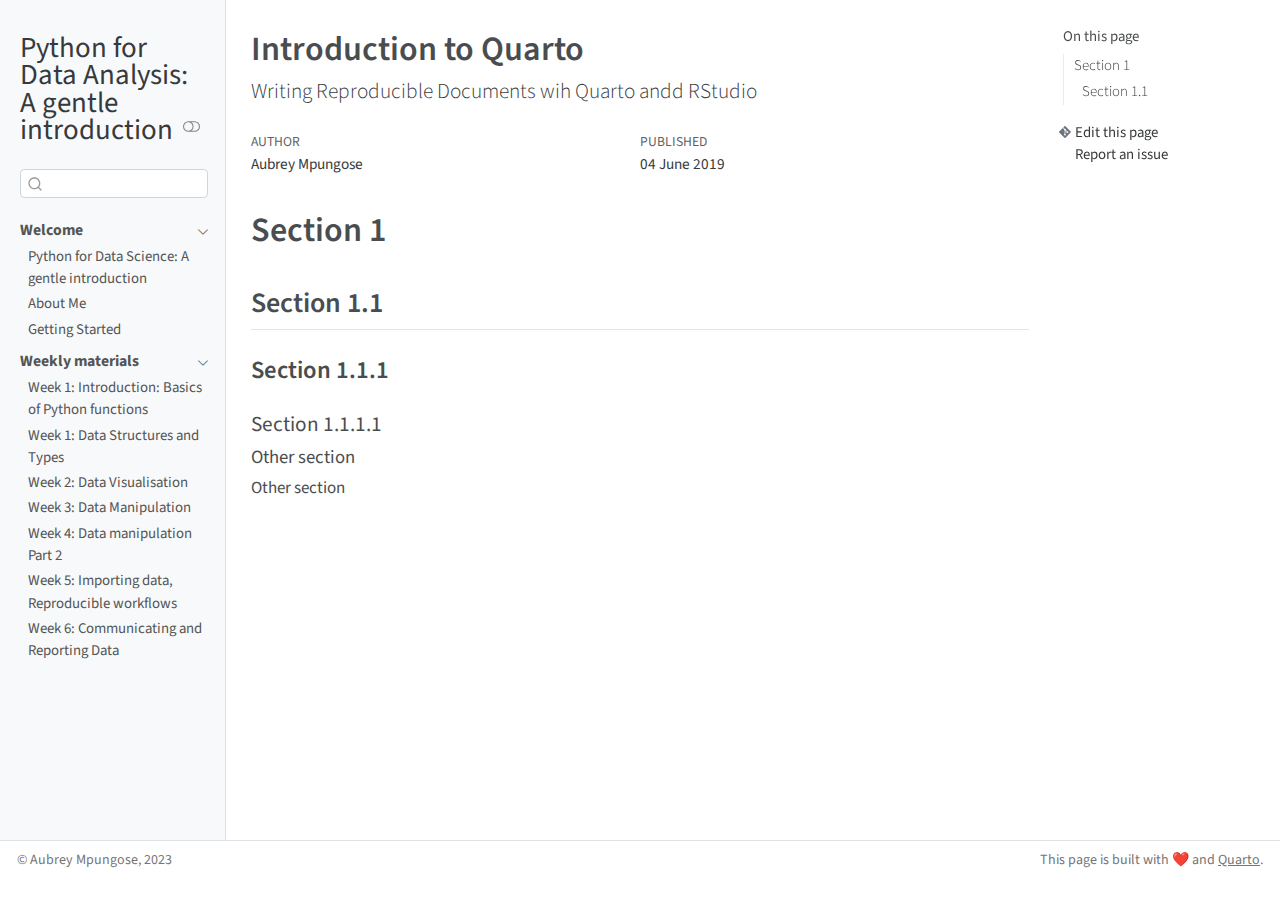
<file: docs/weeks/quarto_examples/headings.html>
<!DOCTYPE html>
<html xmlns="http://www.w3.org/1999/xhtml" lang="en" xml:lang="en"><head>

<meta charset="utf-8">
<meta name="generator" content="quarto-1.3.433">

<meta name="viewport" content="width=device-width, initial-scale=1.0, user-scalable=yes">

<meta name="author" content="Aubrey Mpungose">
<meta name="dcterms.date" content="2019-06-04">

<title>Python for Data Analysis: A gentle introduction - Introduction to Quarto</title>
<style>
code{white-space: pre-wrap;}
span.smallcaps{font-variant: small-caps;}
div.columns{display: flex; gap: min(4vw, 1.5em);}
div.column{flex: auto; overflow-x: auto;}
div.hanging-indent{margin-left: 1.5em; text-indent: -1.5em;}
ul.task-list{list-style: none;}
ul.task-list li input[type="checkbox"] {
  width: 0.8em;
  margin: 0 0.8em 0.2em -1em; /* quarto-specific, see https://github.com/quarto-dev/quarto-cli/issues/4556 */ 
  vertical-align: middle;
}
</style>


<script src="../../site_libs/quarto-nav/quarto-nav.js"></script>
<script src="../../site_libs/quarto-nav/headroom.min.js"></script>
<script src="../../site_libs/clipboard/clipboard.min.js"></script>
<script src="../../site_libs/quarto-search/autocomplete.umd.js"></script>
<script src="../../site_libs/quarto-search/fuse.min.js"></script>
<script src="../../site_libs/quarto-search/quarto-search.js"></script>
<meta name="quarto:offset" content="../../">
<script src="../../site_libs/quarto-html/quarto.js"></script>
<script src="../../site_libs/quarto-html/popper.min.js"></script>
<script src="../../site_libs/quarto-html/tippy.umd.min.js"></script>
<script src="../../site_libs/quarto-html/anchor.min.js"></script>
<link href="../../site_libs/quarto-html/tippy.css" rel="stylesheet">
<link href="../../site_libs/quarto-html/quarto-syntax-highlighting.css" rel="stylesheet" class="quarto-color-scheme" id="quarto-text-highlighting-styles">
<link href="../../site_libs/quarto-html/quarto-syntax-highlighting-dark.css" rel="prefetch" class="quarto-color-scheme quarto-color-alternate" id="quarto-text-highlighting-styles">
<script src="../../site_libs/bootstrap/bootstrap.min.js"></script>
<link href="../../site_libs/bootstrap/bootstrap-icons.css" rel="stylesheet">
<link href="../../site_libs/bootstrap/bootstrap.min.css" rel="stylesheet" class="quarto-color-scheme" id="quarto-bootstrap" data-mode="light">
<link href="../../site_libs/bootstrap/bootstrap-dark.min.css" rel="prefetch" class="quarto-color-scheme quarto-color-alternate" id="quarto-bootstrap" data-mode="dark">
<script id="quarto-search-options" type="application/json">{
  "location": "sidebar",
  "copy-button": false,
  "collapse-after": 3,
  "panel-placement": "start",
  "type": "textbox",
  "limit": 20,
  "language": {
    "search-no-results-text": "No results",
    "search-matching-documents-text": "matching documents",
    "search-copy-link-title": "Copy link to search",
    "search-hide-matches-text": "Hide additional matches",
    "search-more-match-text": "more match in this document",
    "search-more-matches-text": "more matches in this document",
    "search-clear-button-title": "Clear",
    "search-detached-cancel-button-title": "Cancel",
    "search-submit-button-title": "Submit",
    "search-label": "Search"
  }
}</script>


<link rel="stylesheet" href="../../styles.css">
</head>

<body class="nav-sidebar docked">

<div id="quarto-search-results"></div>
  <header id="quarto-header" class="headroom fixed-top">
  <nav class="quarto-secondary-nav">
    <div class="container-fluid d-flex">
      <button type="button" class="quarto-btn-toggle btn" data-bs-toggle="collapse" data-bs-target="#quarto-sidebar,#quarto-sidebar-glass" aria-controls="quarto-sidebar" aria-expanded="false" aria-label="Toggle sidebar navigation" onclick="if (window.quartoToggleHeadroom) { window.quartoToggleHeadroom(); }">
        <i class="bi bi-layout-text-sidebar-reverse"></i>
      </button>
      <nav class="quarto-page-breadcrumbs" aria-label="breadcrumb"><ol class="breadcrumb"><li class="breadcrumb-item">
      Python for Data Analysis: A gentle introduction
      </li></ol></nav>
      <a class="flex-grow-1" role="button" data-bs-toggle="collapse" data-bs-target="#quarto-sidebar,#quarto-sidebar-glass" aria-controls="quarto-sidebar" aria-expanded="false" aria-label="Toggle sidebar navigation" onclick="if (window.quartoToggleHeadroom) { window.quartoToggleHeadroom(); }">      
      </a>
      <button type="button" class="btn quarto-search-button" aria-label="" onclick="window.quartoOpenSearch();">
        <i class="bi bi-search"></i>
      </button>
    </div>
  </nav>
</header>
<!-- content -->
<div id="quarto-content" class="quarto-container page-columns page-rows-contents page-layout-article">
<!-- sidebar -->
  <nav id="quarto-sidebar" class="sidebar collapse collapse-horizontal sidebar-navigation docked overflow-auto">
    <div class="pt-lg-2 mt-2 text-left sidebar-header">
    <div class="sidebar-title mb-0 py-0">
      <a href="../../">Python for Data Analysis: A gentle introduction</a> 
        <div class="sidebar-tools-main">
  <a href="" class="quarto-color-scheme-toggle quarto-navigation-tool  px-1" onclick="window.quartoToggleColorScheme(); return false;" title="Toggle dark mode"><i class="bi"></i></a>
</div>
    </div>
      </div>
        <div class="mt-2 flex-shrink-0 align-items-center">
        <div class="sidebar-search">
        <div id="quarto-search" class="" title="Search"></div>
        </div>
        </div>
    <div class="sidebar-menu-container"> 
    <ul class="list-unstyled mt-1">
        <li class="sidebar-item sidebar-item-section">
      <div class="sidebar-item-container"> 
            <a class="sidebar-item-text sidebar-link text-start" data-bs-toggle="collapse" data-bs-target="#quarto-sidebar-section-1" aria-expanded="true">
 <span class="menu-text"><strong>Welcome</strong></span></a>
          <a class="sidebar-item-toggle text-start" data-bs-toggle="collapse" data-bs-target="#quarto-sidebar-section-1" aria-expanded="true" aria-label="Toggle section">
            <i class="bi bi-chevron-right ms-2"></i>
          </a> 
      </div>
      <ul id="quarto-sidebar-section-1" class="collapse list-unstyled sidebar-section depth1 show">  
          <li class="sidebar-item">
  <div class="sidebar-item-container"> 
  <a href="../../index.html" class="sidebar-item-text sidebar-link">
 <span class="menu-text">Python for Data Science: A gentle introduction</span></a>
  </div>
</li>
          <li class="sidebar-item">
  <div class="sidebar-item-container"> 
  <a href="../../my-profile.html" class="sidebar-item-text sidebar-link">
 <span class="menu-text">About Me</span></a>
  </div>
</li>
          <li class="sidebar-item">
  <div class="sidebar-item-container"> 
  <a href="../../getting-started.html" class="sidebar-item-text sidebar-link">
 <span class="menu-text">Getting Started</span></a>
  </div>
</li>
      </ul>
  </li>
        <li class="sidebar-item sidebar-item-section">
      <div class="sidebar-item-container"> 
            <a class="sidebar-item-text sidebar-link text-start" data-bs-toggle="collapse" data-bs-target="#quarto-sidebar-section-2" aria-expanded="true">
 <span class="menu-text"><strong>Weekly materials</strong></span></a>
          <a class="sidebar-item-toggle text-start" data-bs-toggle="collapse" data-bs-target="#quarto-sidebar-section-2" aria-expanded="true" aria-label="Toggle section">
            <i class="bi bi-chevron-right ms-2"></i>
          </a> 
      </div>
      <ul id="quarto-sidebar-section-2" class="collapse list-unstyled sidebar-section depth1 show">  
          <li class="sidebar-item">
  <div class="sidebar-item-container"> 
  <a href="../../weeks/week-1a.html" class="sidebar-item-text sidebar-link">
 <span class="menu-text">Week 1: Introduction: Basics of Python functions</span></a>
  </div>
</li>
          <li class="sidebar-item">
  <div class="sidebar-item-container"> 
  <a href="../../weeks/week-1b.html" class="sidebar-item-text sidebar-link">
 <span class="menu-text">Week 1: Data Structures and Types</span></a>
  </div>
</li>
          <li class="sidebar-item">
  <div class="sidebar-item-container"> 
  <a href="../../weeks/week-2.html" class="sidebar-item-text sidebar-link">
 <span class="menu-text">Week 2: Data Visualisation</span></a>
  </div>
</li>
          <li class="sidebar-item">
  <div class="sidebar-item-container"> 
  <a href="../../weeks/week-3.html" class="sidebar-item-text sidebar-link">
 <span class="menu-text">Week 3: Data Manipulation</span></a>
  </div>
</li>
          <li class="sidebar-item">
  <div class="sidebar-item-container"> 
  <a href="../../weeks/week-4.html" class="sidebar-item-text sidebar-link">
 <span class="menu-text">Week 4: Data manipulation Part 2</span></a>
  </div>
</li>
          <li class="sidebar-item">
  <div class="sidebar-item-container"> 
  <a href="../../weeks/week-5.html" class="sidebar-item-text sidebar-link">
 <span class="menu-text">Week 5: Importing data, Reproducible workflows</span></a>
  </div>
</li>
          <li class="sidebar-item">
  <div class="sidebar-item-container"> 
  <a href="../../weeks/week-6.html" class="sidebar-item-text sidebar-link">
 <span class="menu-text">Week 6: Communicating and Reporting Data</span></a>
  </div>
</li>
      </ul>
  </li>
    </ul>
    </div>
</nav>
<div id="quarto-sidebar-glass" data-bs-toggle="collapse" data-bs-target="#quarto-sidebar,#quarto-sidebar-glass"></div>
<!-- margin-sidebar -->
    <div id="quarto-margin-sidebar" class="sidebar margin-sidebar">
        <nav id="TOC" role="doc-toc" class="toc-active">
    <h2 id="toc-title">On this page</h2>
   
  <ul>
  <li><a href="#section-1" id="toc-section-1" class="nav-link active" data-scroll-target="#section-1">Section 1</a>
  <ul class="collapse">
  <li><a href="#section-1.1" id="toc-section-1.1" class="nav-link" data-scroll-target="#section-1.1">Section 1.1</a>
  <ul class="collapse">
  <li><a href="#section-1.1.1" id="toc-section-1.1.1" class="nav-link" data-scroll-target="#section-1.1.1">Section 1.1.1</a></li>
  </ul></li>
  </ul></li>
  </ul>
<div class="toc-actions"><div><i class="bi bi-git"></i></div><div class="action-links"><p><a href="https://aubreympungose.github.io/python_course/edit/main/weeks/quarto_examples/headings.qmd" class="toc-action">Edit this page</a></p><p><a href="https://aubreympungose.github.io/python_course/issues/new" class="toc-action">Report an issue</a></p></div></div></nav>
    </div>
<!-- main -->
<main class="content" id="quarto-document-content">

<header id="title-block-header" class="quarto-title-block default">
<div class="quarto-title">
<h1 class="title">Introduction to Quarto</h1>
<p class="subtitle lead">Writing Reproducible Documents wih Quarto andd RStudio</p>
</div>



<div class="quarto-title-meta">

    <div>
    <div class="quarto-title-meta-heading">Author</div>
    <div class="quarto-title-meta-contents">
             <p>Aubrey Mpungose </p>
          </div>
  </div>
    
    <div>
    <div class="quarto-title-meta-heading">Published</div>
    <div class="quarto-title-meta-contents">
      <p class="date">04 June 2019</p>
    </div>
  </div>
  
    
  </div>
  

</header>

<section id="section-1" class="level1">
<h1>Section 1</h1>
<section id="section-1.1" class="level2">
<h2 class="anchored" data-anchor-id="section-1.1">Section 1.1</h2>
<section id="section-1.1.1" class="level3">
<h3 class="anchored" data-anchor-id="section-1.1.1">Section 1.1.1</h3>
<section id="section-1.1.1.1" class="level4">
<h4 class="anchored" data-anchor-id="section-1.1.1.1">Section 1.1.1.1</h4>
<section id="other-section" class="level5">
<h5 class="anchored" data-anchor-id="other-section">Other section</h5>
<section id="other-section-1" class="level6">
<h6 class="anchored" data-anchor-id="other-section-1">Other section</h6>


</section>
</section>
</section>
</section>
</section>
</section>

</main> <!-- /main -->
<script id="quarto-html-after-body" type="application/javascript">
window.document.addEventListener("DOMContentLoaded", function (event) {
  const toggleBodyColorMode = (bsSheetEl) => {
    const mode = bsSheetEl.getAttribute("data-mode");
    const bodyEl = window.document.querySelector("body");
    if (mode === "dark") {
      bodyEl.classList.add("quarto-dark");
      bodyEl.classList.remove("quarto-light");
    } else {
      bodyEl.classList.add("quarto-light");
      bodyEl.classList.remove("quarto-dark");
    }
  }
  const toggleBodyColorPrimary = () => {
    const bsSheetEl = window.document.querySelector("link#quarto-bootstrap");
    if (bsSheetEl) {
      toggleBodyColorMode(bsSheetEl);
    }
  }
  toggleBodyColorPrimary();  
  const disableStylesheet = (stylesheets) => {
    for (let i=0; i < stylesheets.length; i++) {
      const stylesheet = stylesheets[i];
      stylesheet.rel = 'prefetch';
    }
  }
  const enableStylesheet = (stylesheets) => {
    for (let i=0; i < stylesheets.length; i++) {
      const stylesheet = stylesheets[i];
      stylesheet.rel = 'stylesheet';
    }
  }
  const manageTransitions = (selector, allowTransitions) => {
    const els = window.document.querySelectorAll(selector);
    for (let i=0; i < els.length; i++) {
      const el = els[i];
      if (allowTransitions) {
        el.classList.remove('notransition');
      } else {
        el.classList.add('notransition');
      }
    }
  }
  const toggleColorMode = (alternate) => {
    // Switch the stylesheets
    const alternateStylesheets = window.document.querySelectorAll('link.quarto-color-scheme.quarto-color-alternate');
    manageTransitions('#quarto-margin-sidebar .nav-link', false);
    if (alternate) {
      enableStylesheet(alternateStylesheets);
      for (const sheetNode of alternateStylesheets) {
        if (sheetNode.id === "quarto-bootstrap") {
          toggleBodyColorMode(sheetNode);
        }
      }
    } else {
      disableStylesheet(alternateStylesheets);
      toggleBodyColorPrimary();
    }
    manageTransitions('#quarto-margin-sidebar .nav-link', true);
    // Switch the toggles
    const toggles = window.document.querySelectorAll('.quarto-color-scheme-toggle');
    for (let i=0; i < toggles.length; i++) {
      const toggle = toggles[i];
      if (toggle) {
        if (alternate) {
          toggle.classList.add("alternate");     
        } else {
          toggle.classList.remove("alternate");
        }
      }
    }
    // Hack to workaround the fact that safari doesn't
    // properly recolor the scrollbar when toggling (#1455)
    if (navigator.userAgent.indexOf('Safari') > 0 && navigator.userAgent.indexOf('Chrome') == -1) {
      manageTransitions("body", false);
      window.scrollTo(0, 1);
      setTimeout(() => {
        window.scrollTo(0, 0);
        manageTransitions("body", true);
      }, 40);  
    }
  }
  const isFileUrl = () => { 
    return window.location.protocol === 'file:';
  }
  const hasAlternateSentinel = () => {  
    let styleSentinel = getColorSchemeSentinel();
    if (styleSentinel !== null) {
      return styleSentinel === "alternate";
    } else {
      return false;
    }
  }
  const setStyleSentinel = (alternate) => {
    const value = alternate ? "alternate" : "default";
    if (!isFileUrl()) {
      window.localStorage.setItem("quarto-color-scheme", value);
    } else {
      localAlternateSentinel = value;
    }
  }
  const getColorSchemeSentinel = () => {
    if (!isFileUrl()) {
      const storageValue = window.localStorage.getItem("quarto-color-scheme");
      return storageValue != null ? storageValue : localAlternateSentinel;
    } else {
      return localAlternateSentinel;
    }
  }
  let localAlternateSentinel = 'default';
  // Dark / light mode switch
  window.quartoToggleColorScheme = () => {
    // Read the current dark / light value 
    let toAlternate = !hasAlternateSentinel();
    toggleColorMode(toAlternate);
    setStyleSentinel(toAlternate);
  };
  // Ensure there is a toggle, if there isn't float one in the top right
  if (window.document.querySelector('.quarto-color-scheme-toggle') === null) {
    const a = window.document.createElement('a');
    a.classList.add('top-right');
    a.classList.add('quarto-color-scheme-toggle');
    a.href = "";
    a.onclick = function() { try { window.quartoToggleColorScheme(); } catch {} return false; };
    const i = window.document.createElement("i");
    i.classList.add('bi');
    a.appendChild(i);
    window.document.body.appendChild(a);
  }
  // Switch to dark mode if need be
  if (hasAlternateSentinel()) {
    toggleColorMode(true);
  } else {
    toggleColorMode(false);
  }
  const icon = "";
  const anchorJS = new window.AnchorJS();
  anchorJS.options = {
    placement: 'right',
    icon: icon
  };
  anchorJS.add('.anchored');
  const isCodeAnnotation = (el) => {
    for (const clz of el.classList) {
      if (clz.startsWith('code-annotation-')) {                     
        return true;
      }
    }
    return false;
  }
  const clipboard = new window.ClipboardJS('.code-copy-button', {
    text: function(trigger) {
      const codeEl = trigger.previousElementSibling.cloneNode(true);
      for (const childEl of codeEl.children) {
        if (isCodeAnnotation(childEl)) {
          childEl.remove();
        }
      }
      return codeEl.innerText;
    }
  });
  clipboard.on('success', function(e) {
    // button target
    const button = e.trigger;
    // don't keep focus
    button.blur();
    // flash "checked"
    button.classList.add('code-copy-button-checked');
    var currentTitle = button.getAttribute("title");
    button.setAttribute("title", "Copied!");
    let tooltip;
    if (window.bootstrap) {
      button.setAttribute("data-bs-toggle", "tooltip");
      button.setAttribute("data-bs-placement", "left");
      button.setAttribute("data-bs-title", "Copied!");
      tooltip = new bootstrap.Tooltip(button, 
        { trigger: "manual", 
          customClass: "code-copy-button-tooltip",
          offset: [0, -8]});
      tooltip.show();    
    }
    setTimeout(function() {
      if (tooltip) {
        tooltip.hide();
        button.removeAttribute("data-bs-title");
        button.removeAttribute("data-bs-toggle");
        button.removeAttribute("data-bs-placement");
      }
      button.setAttribute("title", currentTitle);
      button.classList.remove('code-copy-button-checked');
    }, 1000);
    // clear code selection
    e.clearSelection();
  });
  function tippyHover(el, contentFn) {
    const config = {
      allowHTML: true,
      content: contentFn,
      maxWidth: 500,
      delay: 100,
      arrow: false,
      appendTo: function(el) {
          return el.parentElement;
      },
      interactive: true,
      interactiveBorder: 10,
      theme: 'quarto',
      placement: 'bottom-start'
    };
    window.tippy(el, config); 
  }
  const noterefs = window.document.querySelectorAll('a[role="doc-noteref"]');
  for (var i=0; i<noterefs.length; i++) {
    const ref = noterefs[i];
    tippyHover(ref, function() {
      // use id or data attribute instead here
      let href = ref.getAttribute('data-footnote-href') || ref.getAttribute('href');
      try { href = new URL(href).hash; } catch {}
      const id = href.replace(/^#\/?/, "");
      const note = window.document.getElementById(id);
      return note.innerHTML;
    });
  }
      let selectedAnnoteEl;
      const selectorForAnnotation = ( cell, annotation) => {
        let cellAttr = 'data-code-cell="' + cell + '"';
        let lineAttr = 'data-code-annotation="' +  annotation + '"';
        const selector = 'span[' + cellAttr + '][' + lineAttr + ']';
        return selector;
      }
      const selectCodeLines = (annoteEl) => {
        const doc = window.document;
        const targetCell = annoteEl.getAttribute("data-target-cell");
        const targetAnnotation = annoteEl.getAttribute("data-target-annotation");
        const annoteSpan = window.document.querySelector(selectorForAnnotation(targetCell, targetAnnotation));
        const lines = annoteSpan.getAttribute("data-code-lines").split(",");
        const lineIds = lines.map((line) => {
          return targetCell + "-" + line;
        })
        let top = null;
        let height = null;
        let parent = null;
        if (lineIds.length > 0) {
            //compute the position of the single el (top and bottom and make a div)
            const el = window.document.getElementById(lineIds[0]);
            top = el.offsetTop;
            height = el.offsetHeight;
            parent = el.parentElement.parentElement;
          if (lineIds.length > 1) {
            const lastEl = window.document.getElementById(lineIds[lineIds.length - 1]);
            const bottom = lastEl.offsetTop + lastEl.offsetHeight;
            height = bottom - top;
          }
          if (top !== null && height !== null && parent !== null) {
            // cook up a div (if necessary) and position it 
            let div = window.document.getElementById("code-annotation-line-highlight");
            if (div === null) {
              div = window.document.createElement("div");
              div.setAttribute("id", "code-annotation-line-highlight");
              div.style.position = 'absolute';
              parent.appendChild(div);
            }
            div.style.top = top - 2 + "px";
            div.style.height = height + 4 + "px";
            let gutterDiv = window.document.getElementById("code-annotation-line-highlight-gutter");
            if (gutterDiv === null) {
              gutterDiv = window.document.createElement("div");
              gutterDiv.setAttribute("id", "code-annotation-line-highlight-gutter");
              gutterDiv.style.position = 'absolute';
              const codeCell = window.document.getElementById(targetCell);
              const gutter = codeCell.querySelector('.code-annotation-gutter');
              gutter.appendChild(gutterDiv);
            }
            gutterDiv.style.top = top - 2 + "px";
            gutterDiv.style.height = height + 4 + "px";
          }
          selectedAnnoteEl = annoteEl;
        }
      };
      const unselectCodeLines = () => {
        const elementsIds = ["code-annotation-line-highlight", "code-annotation-line-highlight-gutter"];
        elementsIds.forEach((elId) => {
          const div = window.document.getElementById(elId);
          if (div) {
            div.remove();
          }
        });
        selectedAnnoteEl = undefined;
      };
      // Attach click handler to the DT
      const annoteDls = window.document.querySelectorAll('dt[data-target-cell]');
      for (const annoteDlNode of annoteDls) {
        annoteDlNode.addEventListener('click', (event) => {
          const clickedEl = event.target;
          if (clickedEl !== selectedAnnoteEl) {
            unselectCodeLines();
            const activeEl = window.document.querySelector('dt[data-target-cell].code-annotation-active');
            if (activeEl) {
              activeEl.classList.remove('code-annotation-active');
            }
            selectCodeLines(clickedEl);
            clickedEl.classList.add('code-annotation-active');
          } else {
            // Unselect the line
            unselectCodeLines();
            clickedEl.classList.remove('code-annotation-active');
          }
        });
      }
  const findCites = (el) => {
    const parentEl = el.parentElement;
    if (parentEl) {
      const cites = parentEl.dataset.cites;
      if (cites) {
        return {
          el,
          cites: cites.split(' ')
        };
      } else {
        return findCites(el.parentElement)
      }
    } else {
      return undefined;
    }
  };
  var bibliorefs = window.document.querySelectorAll('a[role="doc-biblioref"]');
  for (var i=0; i<bibliorefs.length; i++) {
    const ref = bibliorefs[i];
    const citeInfo = findCites(ref);
    if (citeInfo) {
      tippyHover(citeInfo.el, function() {
        var popup = window.document.createElement('div');
        citeInfo.cites.forEach(function(cite) {
          var citeDiv = window.document.createElement('div');
          citeDiv.classList.add('hanging-indent');
          citeDiv.classList.add('csl-entry');
          var biblioDiv = window.document.getElementById('ref-' + cite);
          if (biblioDiv) {
            citeDiv.innerHTML = biblioDiv.innerHTML;
          }
          popup.appendChild(citeDiv);
        });
        return popup.innerHTML;
      });
    }
  }
});
</script>
</div> <!-- /content -->
<footer class="footer">
  <div class="nav-footer">
    <div class="nav-footer-left">© Aubrey Mpungose, 2023</div>   
    <div class="nav-footer-center">
      &nbsp;
    </div>
    <div class="nav-footer-right">This page is built with ❤️ and <a href="https://quarto.org/">Quarto</a>.</div>
  </div>
</footer>



</body></html>
</file>
<file: docs/site_libs/quarto-html/tippy.css>
.tippy-box[data-animation=fade][data-state=hidden]{opacity:0}[data-tippy-root]{max-width:calc(100vw - 10px)}.tippy-box{position:relative;background-color:#333;color:#fff;border-radius:4px;font-size:14px;line-height:1.4;white-space:normal;outline:0;transition-property:transform,visibility,opacity}.tippy-box[data-placement^=top]>.tippy-arrow{bottom:0}.tippy-box[data-placement^=top]>.tippy-arrow:before{bottom:-7px;left:0;border-width:8px 8px 0;border-top-color:initial;transform-origin:center top}.tippy-box[data-placement^=bottom]>.tippy-arrow{top:0}.tippy-box[data-placement^=bottom]>.tippy-arrow:before{top:-7px;left:0;border-width:0 8px 8px;border-bottom-color:initial;transform-origin:center bottom}.tippy-box[data-placement^=left]>.tippy-arrow{right:0}.tippy-box[data-placement^=left]>.tippy-arrow:before{border-width:8px 0 8px 8px;border-left-color:initial;right:-7px;transform-origin:center left}.tippy-box[data-placement^=right]>.tippy-arrow{left:0}.tippy-box[data-placement^=right]>.tippy-arrow:before{left:-7px;border-width:8px 8px 8px 0;border-right-color:initial;transform-origin:center right}.tippy-box[data-inertia][data-state=visible]{transition-timing-function:cubic-bezier(.54,1.5,.38,1.11)}.tippy-arrow{width:16px;height:16px;color:#333}.tippy-arrow:before{content:"";position:absolute;border-color:transparent;border-style:solid}.tippy-content{position:relative;padding:5px 9px;z-index:1}
</file>
<file: docs/site_libs/quarto-html/quarto-syntax-highlighting.css>
/* quarto syntax highlight colors */
:root {
  --quarto-hl-ot-color: #003B4F;
  --quarto-hl-at-color: #657422;
  --quarto-hl-ss-color: #20794D;
  --quarto-hl-an-color: #5E5E5E;
  --quarto-hl-fu-color: #4758AB;
  --quarto-hl-st-color: #20794D;
  --quarto-hl-cf-color: #003B4F;
  --quarto-hl-op-color: #5E5E5E;
  --quarto-hl-er-color: #AD0000;
  --quarto-hl-bn-color: #AD0000;
  --quarto-hl-al-color: #AD0000;
  --quarto-hl-va-color: #111111;
  --quarto-hl-bu-color: inherit;
  --quarto-hl-ex-color: inherit;
  --quarto-hl-pp-color: #AD0000;
  --quarto-hl-in-color: #5E5E5E;
  --quarto-hl-vs-color: #20794D;
  --quarto-hl-wa-color: #5E5E5E;
  --quarto-hl-do-color: #5E5E5E;
  --quarto-hl-im-color: #00769E;
  --quarto-hl-ch-color: #20794D;
  --quarto-hl-dt-color: #AD0000;
  --quarto-hl-fl-color: #AD0000;
  --quarto-hl-co-color: #5E5E5E;
  --quarto-hl-cv-color: #5E5E5E;
  --quarto-hl-cn-color: #8f5902;
  --quarto-hl-sc-color: #5E5E5E;
  --quarto-hl-dv-color: #AD0000;
  --quarto-hl-kw-color: #003B4F;
}

/* other quarto variables */
:root {
  --quarto-font-monospace: SFMono-Regular, Menlo, Monaco, Consolas, "Liberation Mono", "Courier New", monospace;
}

pre > code.sourceCode > span {
  color: #003B4F;
}

code span {
  color: #003B4F;
}

code.sourceCode > span {
  color: #003B4F;
}

div.sourceCode,
div.sourceCode pre.sourceCode {
  color: #003B4F;
}

code span.ot {
  color: #003B4F;
  font-style: inherit;
}

code span.at {
  color: #657422;
  font-style: inherit;
}

code span.ss {
  color: #20794D;
  font-style: inherit;
}

code span.an {
  color: #5E5E5E;
  font-style: inherit;
}

code span.fu {
  color: #4758AB;
  font-style: inherit;
}

code span.st {
  color: #20794D;
  font-style: inherit;
}

code span.cf {
  color: #003B4F;
  font-style: inherit;
}

code span.op {
  color: #5E5E5E;
  font-style: inherit;
}

code span.er {
  color: #AD0000;
  font-style: inherit;
}

code span.bn {
  color: #AD0000;
  font-style: inherit;
}

code span.al {
  color: #AD0000;
  font-style: inherit;
}

code span.va {
  color: #111111;
  font-style: inherit;
}

code span.bu {
  font-style: inherit;
}

code span.ex {
  font-style: inherit;
}

code span.pp {
  color: #AD0000;
  font-style: inherit;
}

code span.in {
  color: #5E5E5E;
  font-style: inherit;
}

code span.vs {
  color: #20794D;
  font-style: inherit;
}

code span.wa {
  color: #5E5E5E;
  font-style: italic;
}

code span.do {
  color: #5E5E5E;
  font-style: italic;
}

code span.im {
  color: #00769E;
  font-style: inherit;
}

code span.ch {
  color: #20794D;
  font-style: inherit;
}

code span.dt {
  color: #AD0000;
  font-style: inherit;
}

code span.fl {
  color: #AD0000;
  font-style: inherit;
}

code span.co {
  color: #5E5E5E;
  font-style: inherit;
}

code span.cv {
  color: #5E5E5E;
  font-style: italic;
}

code span.cn {
  color: #8f5902;
  font-style: inherit;
}

code span.sc {
  color: #5E5E5E;
  font-style: inherit;
}

code span.dv {
  color: #AD0000;
  font-style: inherit;
}

code span.kw {
  color: #003B4F;
  font-style: inherit;
}

.prevent-inlining {
  content: "</";
}

/*# sourceMappingURL=debc5d5d77c3f9108843748ff7464032.css.map */
</file>
<file: docs/site_libs/quarto-html/quarto-syntax-highlighting-dark.css>
/* quarto syntax highlight colors */
:root {
  --quarto-hl-al-color: #f07178;
  --quarto-hl-an-color: #d4d0ab;
  --quarto-hl-at-color: #00e0e0;
  --quarto-hl-bn-color: #d4d0ab;
  --quarto-hl-bu-color: #abe338;
  --quarto-hl-ch-color: #abe338;
  --quarto-hl-co-color: #f8f8f2;
  --quarto-hl-cv-color: #ffd700;
  --quarto-hl-cn-color: #ffd700;
  --quarto-hl-cf-color: #ffa07a;
  --quarto-hl-dt-color: #ffa07a;
  --quarto-hl-dv-color: #d4d0ab;
  --quarto-hl-do-color: #f8f8f2;
  --quarto-hl-er-color: #f07178;
  --quarto-hl-ex-color: #00e0e0;
  --quarto-hl-fl-color: #d4d0ab;
  --quarto-hl-fu-color: #ffa07a;
  --quarto-hl-im-color: #abe338;
  --quarto-hl-in-color: #d4d0ab;
  --quarto-hl-kw-color: #ffa07a;
  --quarto-hl-op-color: #ffa07a;
  --quarto-hl-ot-color: #00e0e0;
  --quarto-hl-pp-color: #dcc6e0;
  --quarto-hl-re-color: #00e0e0;
  --quarto-hl-sc-color: #abe338;
  --quarto-hl-ss-color: #abe338;
  --quarto-hl-st-color: #abe338;
  --quarto-hl-va-color: #00e0e0;
  --quarto-hl-vs-color: #abe338;
  --quarto-hl-wa-color: #dcc6e0;
}

/* other quarto variables */
:root {
  --quarto-font-monospace: SFMono-Regular, Menlo, Monaco, Consolas, "Liberation Mono", "Courier New", monospace;
}

code span.al {
  background-color: #2a0f15;
  font-weight: bold;
  color: #f07178;
}

code span.an {
  color: #d4d0ab;
}

code span.at {
  color: #00e0e0;
}

code span.bn {
  color: #d4d0ab;
}

code span.bu {
  color: #abe338;
}

code span.ch {
  color: #abe338;
}

code span.co {
  font-style: italic;
  color: #f8f8f2;
}

code span.cv {
  color: #ffd700;
}

code span.cn {
  color: #ffd700;
}

code span.cf {
  font-weight: bold;
  color: #ffa07a;
}

code span.dt {
  color: #ffa07a;
}

code span.dv {
  color: #d4d0ab;
}

code span.do {
  color: #f8f8f2;
}

code span.er {
  color: #f07178;
  text-decoration: underline;
}

code span.ex {
  font-weight: bold;
  color: #00e0e0;
}

code span.fl {
  color: #d4d0ab;
}

code span.fu {
  color: #ffa07a;
}

code span.im {
  color: #abe338;
}

code span.in {
  color: #d4d0ab;
}

code span.kw {
  font-weight: bold;
  color: #ffa07a;
}

pre > code.sourceCode > span {
  color: #f8f8f2;
}

code span {
  color: #f8f8f2;
}

code.sourceCode > span {
  color: #f8f8f2;
}

div.sourceCode,
div.sourceCode pre.sourceCode {
  color: #f8f8f2;
}

code span.op {
  color: #ffa07a;
}

code span.ot {
  color: #00e0e0;
}

code span.pp {
  color: #dcc6e0;
}

code span.re {
  background-color: #f8f8f2;
  color: #00e0e0;
}

code span.sc {
  color: #abe338;
}

code span.ss {
  color: #abe338;
}

code span.st {
  color: #abe338;
}

code span.va {
  color: #00e0e0;
}

code span.vs {
  color: #abe338;
}

code span.wa {
  color: #dcc6e0;
}

.prevent-inlining {
  content: "</";
}

/*# sourceMappingURL=935a306eefa94366c21e1a970dddb765.css.map */
</file>
<file: docs/styles.css>
.sidebar-logo {
  max-width: 150px;
}

.sidebar-title {
  font-size: 1.7rem;
}

.platform-table td {
  vertical-align: middle;
}

.platform-table td > div.sourceCode {
  margin-top: 0.3rem;
  margin-bottom: 0.3rem;
}
</file>
